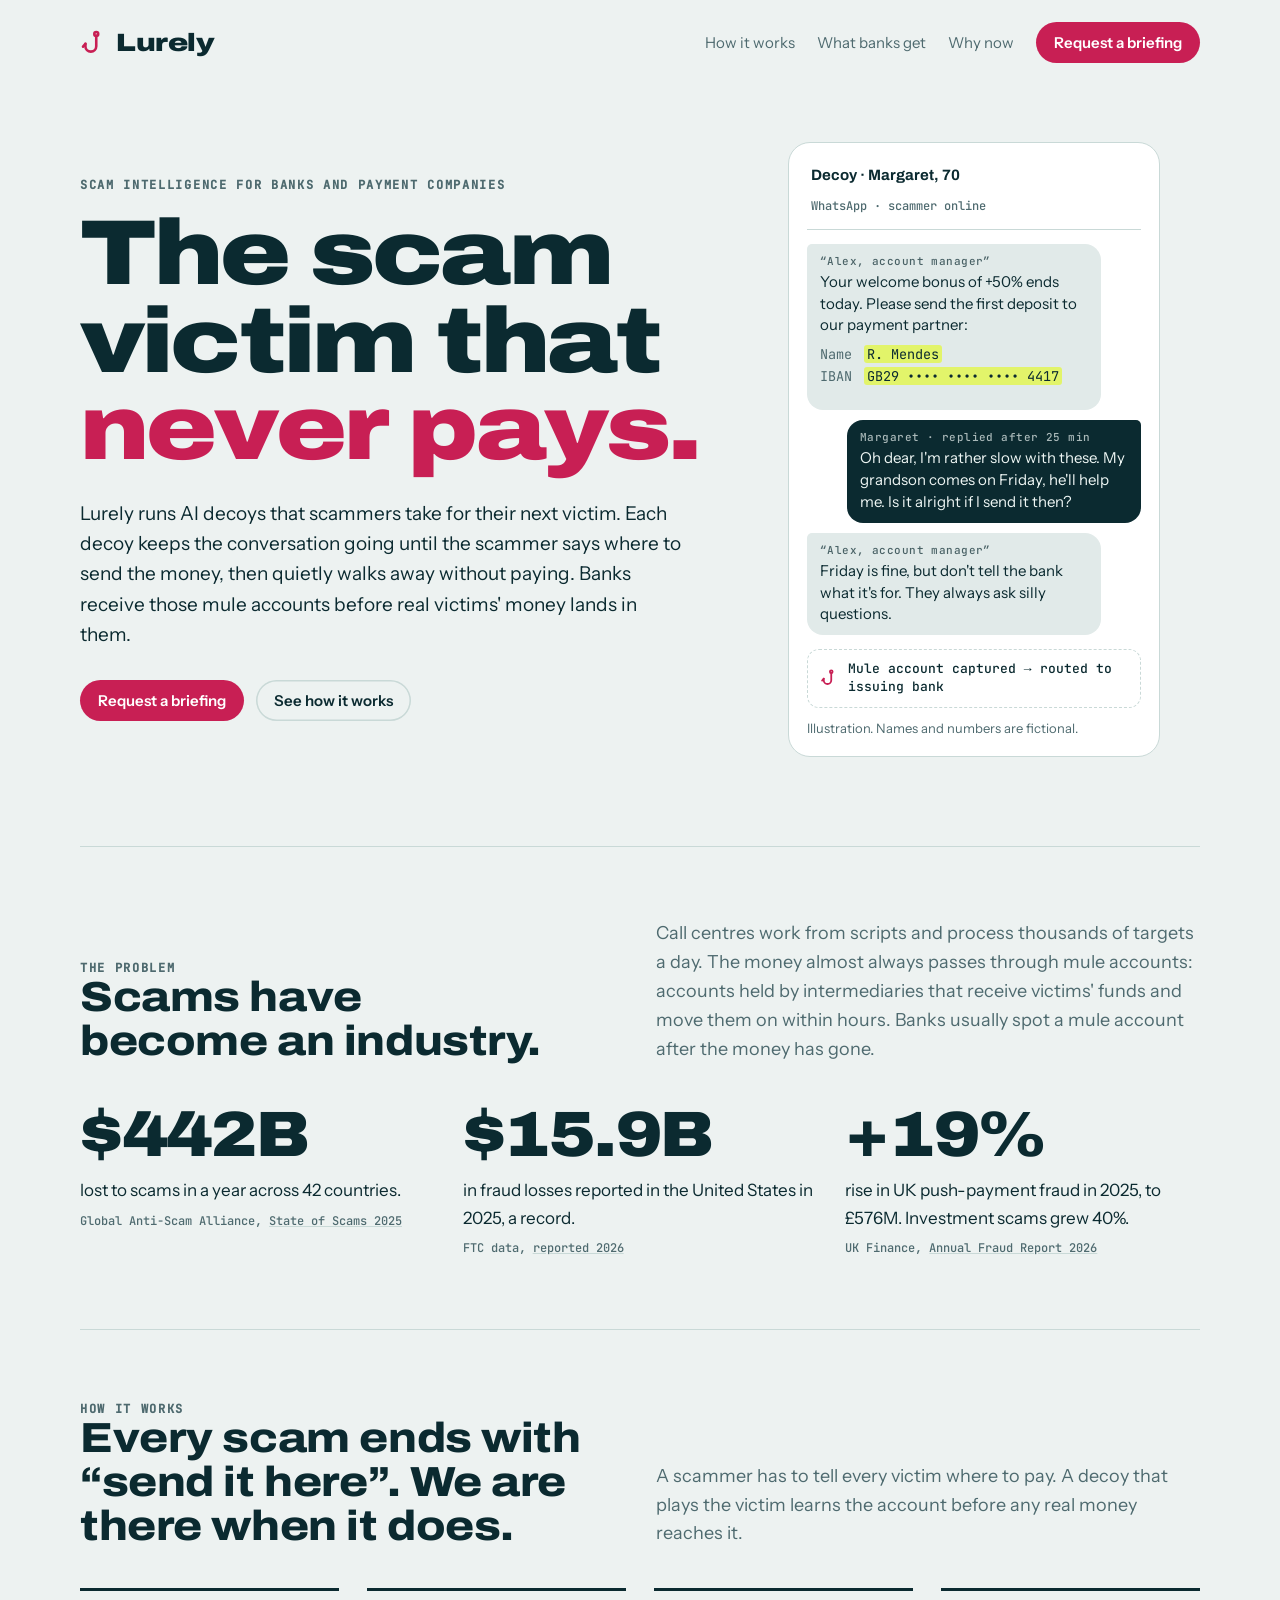
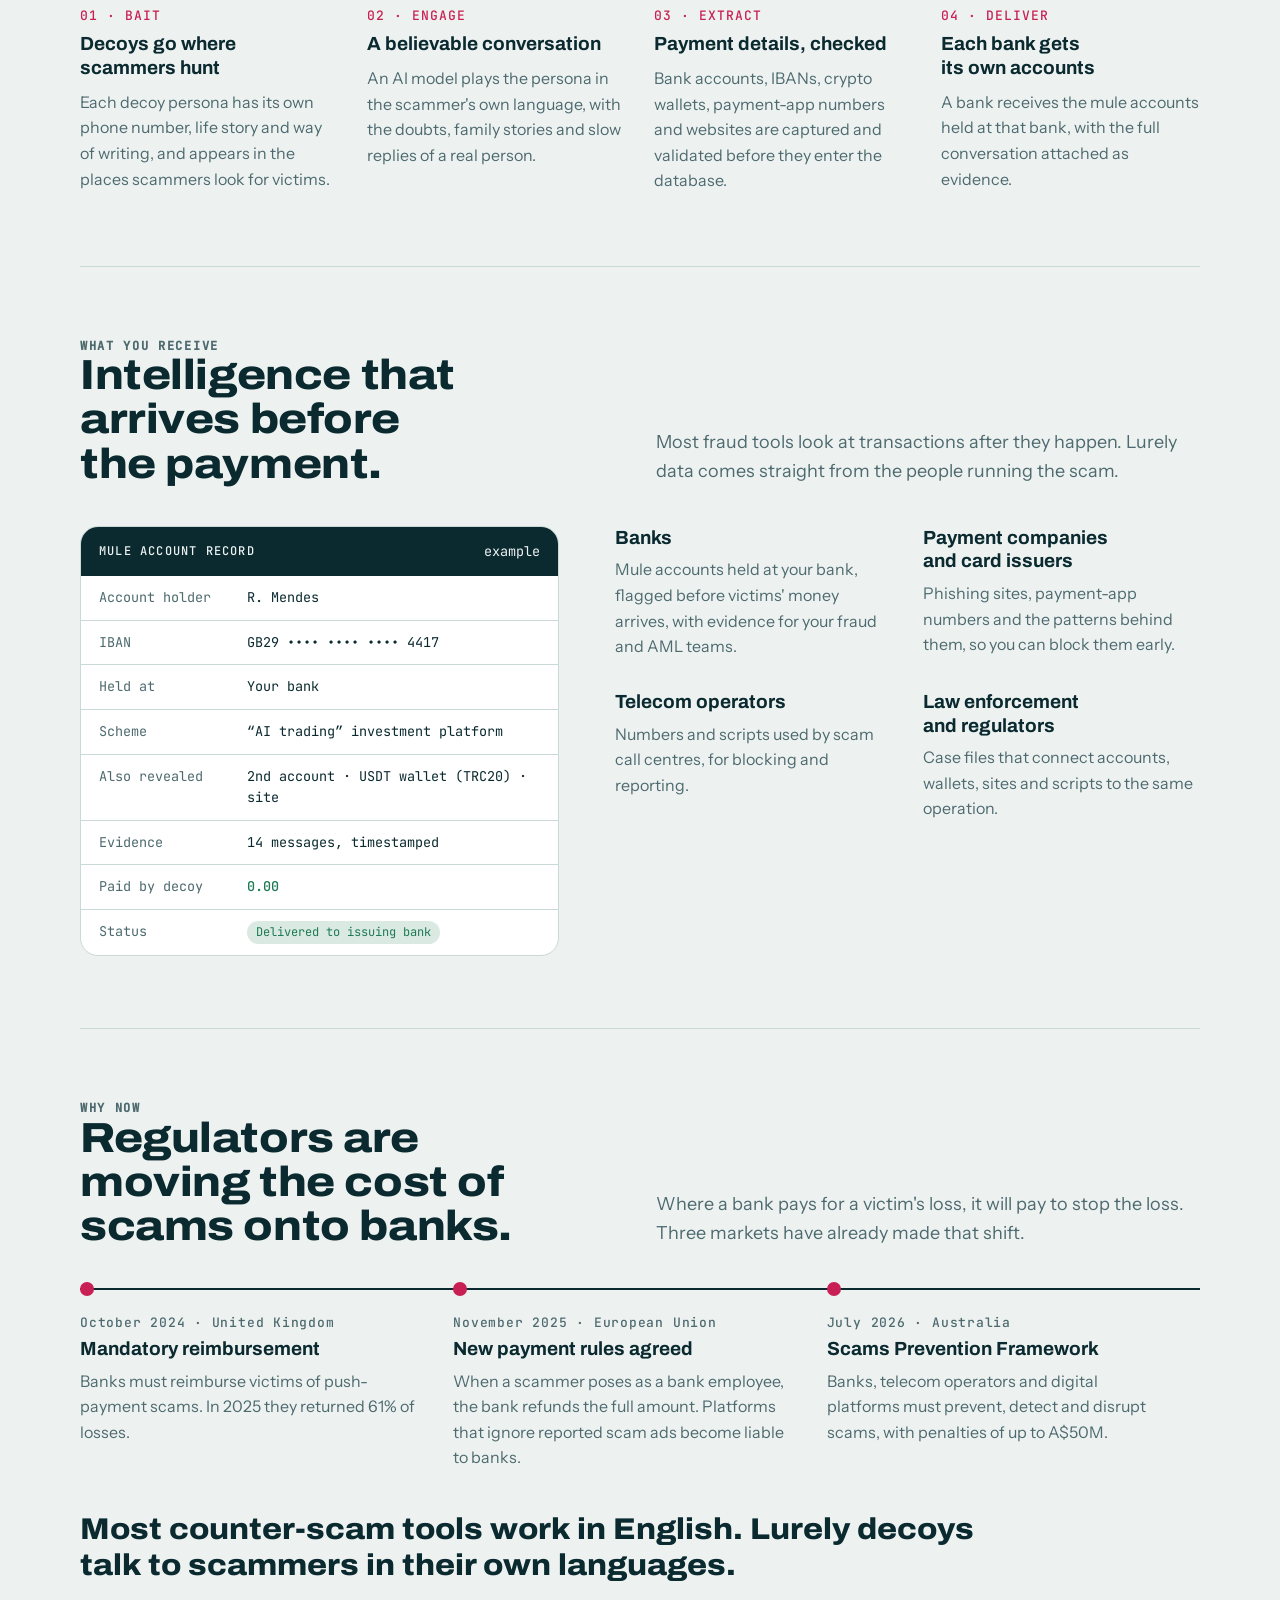
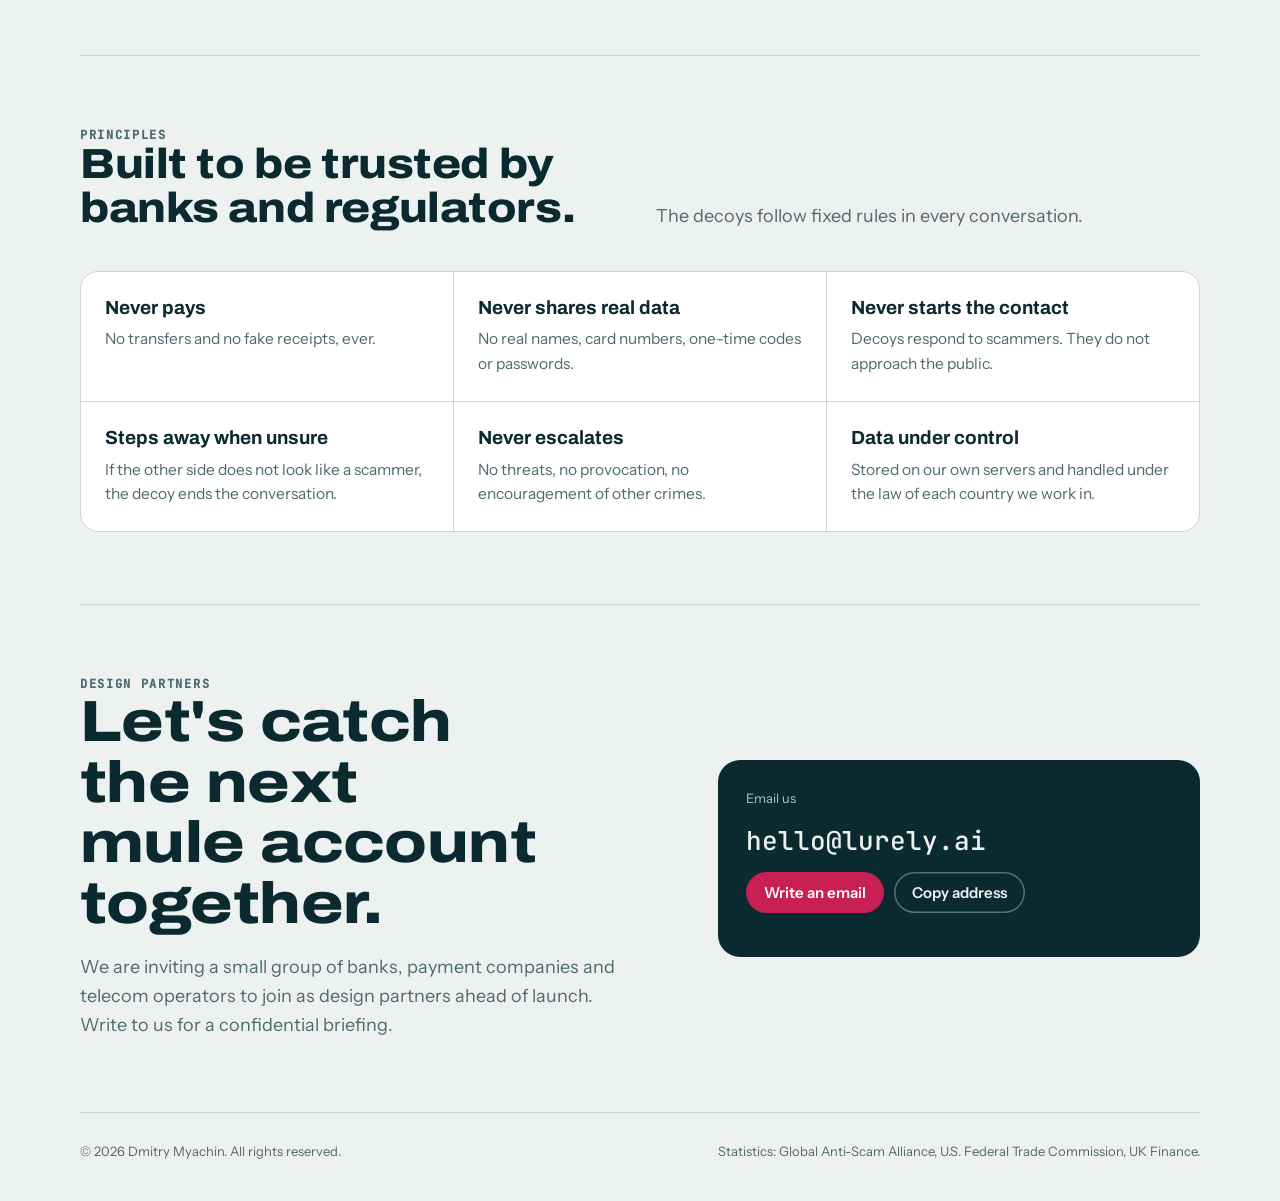
<file: index.html>
<!doctype html>
<html lang="en">
<head>
<meta charset="utf-8">
<meta name="viewport" content="width=device-width, initial-scale=1, viewport-fit=cover">
<title>Lurely — scam intelligence for banks</title>
<meta name="description" content="AI decoys engage scammers, uncover the payment infrastructure behind fraud and deliver it to banks before victims pay.">
<link rel="canonical" href="https://lurely.ai/">
<meta property="og:type" content="website">
<meta property="og:url" content="https://lurely.ai/">
<meta property="og:site_name" content="Lurely">
<meta property="og:title" content="Lurely — turning scammers into intelligence sources">
<meta property="og:description" content="AI decoys engage scammers, uncover the payment infrastructure behind fraud and deliver it to banks before victims pay.">
<meta property="og:image" content="https://lurely.ai/og-image.png">
<meta property="og:image:width" content="1200">
<meta property="og:image:height" content="630">
<meta property="og:image:alt" content="Lurely: turning scammers into intelligence sources">
<meta name="twitter:card" content="summary_large_image">
<meta name="twitter:image" content="https://lurely.ai/og-image.png">
<link rel="icon" href="/favicon.svg" type="image/svg+xml">
<link rel="icon" href="/icon-512.png" type="image/png" sizes="512x512">
<link rel="apple-touch-icon" href="/apple-touch-icon.png">
<link rel="stylesheet" href="/fonts.css">
<style>
  :root { color-scheme: light; padding-top: env(safe-area-inset-top, 0px); padding-bottom: env(safe-area-inset-bottom, 0px); }
  body { margin: 0; }
  img { max-width: 100%; }
  [hidden] { display: none !important; }
</style>
<style>
  /* Layout: asymmetric split hero (thesis left, decoy transcript right), then quiet full-width bands;
     the "mule account ticket" is the one framed object on the page. Lure pink for action,
     highlighter chartreuse only on captured payment details. */
  :root {
    --paper: #edf2f1;
    --surface: #ffffff;
    --ink: #0b2a30;
    --muted: #4e6a6f;
    --line: #c9d9d7;
    --lure: #c81f54;
    --lure-ink: #ffffff;
    --hl: #e2f46a;
    --hl-ink: #0b2a30;
    --scam: #e1eae9;
    --bait: #0b2a30;
    --bait-ink: #eef6f4;
    --ok: #1d7a54;
    --font-display: "Archivo", "Arial Narrow", system-ui, sans-serif;
    --font-body: "Instrument Sans", system-ui, -apple-system, "Segoe UI", sans-serif;
    --font-mono: "JetBrains Mono", ui-monospace, Menlo, Consolas, monospace;
    --wrap: 1120px;
  }
  @media (prefers-color-scheme: dark) {
    :root:not([data-theme="light"]) {
      --paper: #0a1c20;
      --surface: #10272c;
      --ink: #e3eeec;
      --muted: #8ea8aa;
      --line: #234046;
      --lure: #ff5d8b;
      --lure-ink: #1b0611;
      --hl: #4a5812;
      --hl-ink: #f2ffc4;
      --scam: #173238;
      --bait: #e3eeec;
      --bait-ink: #0a1c20;
      --ok: #5cc996;
      color-scheme: dark;
    }
  }
  :root[data-theme="dark"] {
    --paper: #0a1c20;
    --surface: #10272c;
    --ink: #e3eeec;
    --muted: #8ea8aa;
    --line: #234046;
    --lure: #ff5d8b;
    --lure-ink: #1b0611;
    --hl: #4a5812;
    --hl-ink: #f2ffc4;
    --scam: #173238;
    --bait: #e3eeec;
    --bait-ink: #0a1c20;
    --ok: #5cc996;
    color-scheme: dark;
  }

  * { box-sizing: border-box; }
  body {
    margin: 0;
    background: var(--paper);
    color: var(--ink);
    font: 400 17px/1.6 var(--font-body);
    padding-inline: 20px;
    -webkit-font-smoothing: antialiased;
  }
  a { color: inherit; }
  a:focus-visible, button:focus-visible { outline: 2px solid var(--lure); outline-offset: 3px; border-radius: 4px; }
  .wrap { max-width: var(--wrap); margin-inline: auto; }
  h1, h2, h3 { font-family: var(--font-display); text-wrap: balance; margin: 0; }
  h2 { font-size: clamp(28px, 4vw, 42px); font-stretch: 112%; font-weight: 800; line-height: 1.05; letter-spacing: -0.01em; }
  h3 { font-size: 19px; font-stretch: 100%; font-weight: 700; line-height: 1.25; }
  p { margin: 0; }
  .eyebrow {
    font: 600 12px/1.2 var(--font-mono);
    letter-spacing: 0.14em;
    text-transform: uppercase;
    color: var(--muted);
  }
  .muted { color: var(--muted); }
  .mono { font-family: var(--font-mono); }

  /* Шапка */
  .top { display: flex; align-items: center; justify-content: space-between; gap: 16px; padding-block: 22px; flex-wrap: wrap; }
  .logo { display: inline-flex; align-items: center; gap: 10px; text-decoration: none; }
  .logo svg { width: 26px; height: 26px; color: var(--lure); flex: none; }
  .logo span { font: 900 25px/1 var(--font-display); font-stretch: 125%; letter-spacing: -0.02em; }
  .nav { display: flex; align-items: center; gap: 22px; flex-wrap: wrap; font-size: 15px; }
  .nav a { text-decoration: none; color: var(--muted); }
  .nav a:hover { color: var(--ink); }
  .btn {
    display: inline-flex; align-items: center; gap: 8px;
    background: var(--lure); color: var(--lure-ink);
    font: 600 15px/1 var(--font-body);
    padding: 13px 18px; border-radius: 999px; border: 0;
    text-decoration: none; cursor: pointer;
  }
  .btn.ghost { background: transparent; color: var(--ink); box-shadow: inset 0 0 0 1.5px var(--line); }
  .nav .btn { color: var(--lure-ink); }
  @media (max-width: 760px) { .nav .hide-sm { display: none; } }

  /* Герой */
  .hero { display: grid; grid-template-columns: minmax(0, 1.15fr) minmax(0, 0.85fr); gap: 56px; align-items: center; padding-block: 40px 72px; }
  @media (max-width: 900px) { .hero { grid-template-columns: minmax(0, 1fr); gap: 40px; padding-block: 24px 56px; } }
  .hero h1 {
    font-size: clamp(44px, 7.4vw, 92px);
    font-weight: 900; font-stretch: 118%;
    line-height: 0.95; letter-spacing: -0.03em;
    margin-block: 18px 26px;
  }
  .hero h1 em { font-style: normal; color: var(--lure); }
  .hero .lede { font-size: 19px; max-width: 34em; }
  .hero .actions { display: flex; gap: 12px; flex-wrap: wrap; margin-top: 30px; }

  .transcript { background: var(--surface); border-radius: 22px; padding: 18px; border: 1px solid var(--line); min-width: 0; }
  .transcript header { display: flex; justify-content: space-between; align-items: baseline; gap: 12px; padding: 2px 4px 14px; border-bottom: 1px solid var(--line); flex-wrap: wrap; }
  .transcript header b { font-family: var(--font-display); font-weight: 700; font-size: 15px; }
  .transcript header span { font: 500 12px/1.3 var(--font-mono); color: var(--muted); }
  .msgs { display: flex; flex-direction: column; gap: 10px; padding-top: 14px; }
  .msg { max-width: 88%; padding: 10px 13px; border-radius: 16px; font-size: 15px; line-height: 1.45; overflow-wrap: anywhere; }
  .msg .who { display: block; font: 500 11px/1.3 var(--font-mono); letter-spacing: 0.04em; opacity: 0.7; margin-bottom: 3px; }
  .msg.s { background: var(--scam); border-top-left-radius: 5px; align-self: flex-start; }
  .msg.b { background: var(--bait); color: var(--bait-ink); border-top-right-radius: 5px; align-self: flex-end; }
  .details { margin-top: 8px; display: grid; grid-template-columns: auto 1fr; gap: 2px 12px; font: 400 13.5px/1.5 var(--font-mono); }
  .details dt { color: var(--muted); }
  .details dd { margin: 0; }
  .hl {
    background-image: linear-gradient(var(--hl), var(--hl));
    background-repeat: no-repeat;
    background-size: 100% 100%;
    color: var(--hl-ink);
    padding-inline: 3px; border-radius: 3px;
    animation: sweep 900ms ease-out 1;
  }
  @keyframes sweep { from { background-size: 0% 100%; } }
  @media (prefers-reduced-motion: reduce) { .hl { animation: none; } }
  .capture {
    display: flex; align-items: center; gap: 10px; margin-top: 14px; padding: 10px 12px;
    border-radius: 12px; border: 1.5px dashed var(--line); font: 500 13px/1.4 var(--font-mono);
  }
  .capture svg { width: 18px; height: 18px; color: var(--lure); flex: none; }
  .note { font-size: 13px; color: var(--muted); margin-top: 10px; }

  /* Ленты */
  main { display: flex; flex-direction: column; }
  .band { padding-block: 72px; border-top: 1px solid var(--line); }
  .band-head { display: grid; grid-template-columns: minmax(0, 1fr) minmax(0, 1fr); gap: 32px; align-items: end; margin-bottom: 40px; }
  @media (max-width: 820px) { .band-head { grid-template-columns: minmax(0, 1fr); gap: 14px; } }
  .band-head p { font-size: 18px; color: var(--muted); max-width: 32em; }

  /* Цифры */
  .stats { display: grid; grid-template-columns: repeat(3, minmax(0, 1fr)); gap: 28px; }
  @media (max-width: 820px) { .stats { grid-template-columns: minmax(0, 1fr); } }
  .stat .v { font: 900 clamp(44px, 6vw, 64px)/1 var(--font-display); font-stretch: 110%; letter-spacing: -0.02em; font-variant-numeric: tabular-nums; }
  .stat p { margin-top: 10px; max-width: 22em; }
  .stat .src { margin-top: 8px; font: 500 12px/1.4 var(--font-mono); color: var(--muted); }
  .stat .src a { text-decoration-color: var(--line); }

  /* Шаги */
  .steps { list-style: none; margin: 0; padding: 0; display: grid; grid-template-columns: repeat(4, minmax(0, 1fr)); gap: 28px; }
  @media (max-width: 960px) { .steps { grid-template-columns: repeat(2, minmax(0, 1fr)); } }
  @media (max-width: 560px) { .steps { grid-template-columns: minmax(0, 1fr); } }
  .step { border-top: 3px solid var(--ink); padding-top: 18px; display: flex; flex-direction: column; gap: 10px; }
  .step .n { font: 500 13px/1 var(--font-mono); color: var(--lure); letter-spacing: 0.08em; }
  .step p { color: var(--muted); font-size: 16px; }

  /* Что получает банк */
  .deliver { display: grid; grid-template-columns: minmax(0, 0.9fr) minmax(0, 1.1fr); gap: 56px; align-items: start; }
  @media (max-width: 900px) { .deliver { grid-template-columns: minmax(0, 1fr); gap: 36px; } }
  .ticket {
    background: var(--surface); border: 1px solid var(--line); border-radius: 18px; overflow: hidden;
    font-family: var(--font-mono); font-size: 13.5px; min-width: 0;
  }
  .ticket .bar { display: flex; justify-content: space-between; gap: 12px; align-items: center; padding: 14px 18px; background: var(--ink); color: var(--paper); flex-wrap: wrap; }
  .ticket .bar b { font-weight: 500; letter-spacing: 0.1em; text-transform: uppercase; font-size: 12px; }
  .ticket dl { margin: 0; display: grid; grid-template-columns: max-content minmax(0, 1fr); }
  .ticket dt, .ticket dd { margin: 0; padding: 11px 18px; border-bottom: 1px solid var(--line); }
  .ticket dt { color: var(--muted); }
  .ticket dd { overflow-wrap: anywhere; }
  .ticket dl > :nth-last-child(-n+2) { border-bottom: 0; }
  .pill { display: inline-block; padding: 2px 9px; border-radius: 999px; font-size: 12px; }
  .pill.ok { background: color-mix(in srgb, var(--ok) 16%, transparent); color: var(--ok); }
  .zero { color: var(--ok); font-weight: 500; }
  .buyers { display: grid; grid-template-columns: repeat(2, minmax(0, 1fr)); gap: 30px 32px; }
  @media (max-width: 560px) { .buyers { grid-template-columns: minmax(0, 1fr); } }
  .buyers div { display: flex; flex-direction: column; gap: 8px; }
  .buyers p { color: var(--muted); font-size: 16px; }

  /* Хронология */
  .timeline { list-style: none; margin: 0; padding: 0; display: grid; grid-template-columns: repeat(3, minmax(0, 1fr)); gap: 0; position: relative; }
  .timeline li { padding: 26px 28px 0 0; border-top: 2px solid var(--ink); position: relative; display: flex; flex-direction: column; gap: 8px; }
  .timeline li::before { content: ""; position: absolute; top: -8px; left: 0; width: 14px; height: 14px; border-radius: 50%; background: var(--lure); }
  .timeline time { font: 500 13px/1 var(--font-mono); letter-spacing: 0.06em; color: var(--muted); }
  .timeline p { color: var(--muted); font-size: 16px; }
  @media (max-width: 820px) {
    .timeline { grid-template-columns: minmax(0, 1fr); gap: 28px; }
    .timeline li { border-top: 0; border-left: 2px solid var(--ink); padding: 0 0 0 24px; }
    .timeline li::before { top: 2px; left: -8px; }
  }
  .kicker { margin-top: 40px; font: 800 clamp(22px, 3vw, 30px)/1.2 var(--font-display); font-stretch: 108%; max-width: 30em; }

  /* Принципы */
  .rules { display: grid; grid-template-columns: repeat(3, minmax(0, 1fr)); gap: 1px; background: var(--line); border: 1px solid var(--line); border-radius: 18px; overflow: hidden; }
  @media (max-width: 900px) { .rules { grid-template-columns: repeat(2, minmax(0, 1fr)); } }
  @media (max-width: 560px) { .rules { grid-template-columns: minmax(0, 1fr); } }
  .rule { padding: 24px; display: flex; flex-direction: column; gap: 8px; background: var(--surface); }
  .rule p { color: var(--muted); font-size: 15.5px; }

  /* Контакт */
  .cta { display: grid; grid-template-columns: minmax(0, 1.1fr) minmax(0, 0.9fr); gap: 48px; align-items: center; }
  @media (max-width: 900px) { .cta { grid-template-columns: minmax(0, 1fr); gap: 28px; } }
  .cta h2 { font-size: clamp(34px, 5vw, 58px); font-stretch: 118%; }
  .cta p { margin-top: 18px; font-size: 18px; color: var(--muted); max-width: 30em; }
  .mailbox { background: var(--ink); color: var(--paper); border-radius: 22px; padding: 28px; display: flex; flex-direction: column; gap: 16px; min-width: 0; }
  .mailbox .addr { font: 500 clamp(20px, 3vw, 26px)/1.2 var(--font-mono); overflow-wrap: anywhere; user-select: all; }
  .mailbox .row { display: flex; gap: 10px; flex-wrap: wrap; }
  .mailbox .btn.ghost { color: var(--paper); box-shadow: inset 0 0 0 1.5px color-mix(in srgb, var(--paper) 35%, transparent); }
  .mailbox small { font-size: 13px; opacity: 0.75; }

  footer { border-top: 1px solid var(--line); padding-block: 28px 40px; display: flex; justify-content: space-between; gap: 16px 32px; flex-wrap: wrap; font-size: 13px; color: var(--muted); }
  footer a { color: var(--muted); }
</style>
</head>
<body>
<div class="wrap">
  <header class="top">
    <a class="logo" href="#top" aria-label="Lurely home">
      <svg viewBox="0 0 24 24" fill="none" stroke="currentColor" stroke-width="2.4" stroke-linecap="round" stroke-linejoin="round" aria-hidden="true">
        <circle cx="15" cy="3.6" r="1.8"></circle>
        <path d="M15 5.4V15a5 5 0 0 1-10 0v-2.2"></path>
        <path d="M5 12.8l-2.2 2.6"></path>
      </svg>
      <span>Lurely</span>
    </a>
    <nav class="nav" aria-label="Main">
      <a class="hide-sm" href="#how">How it works</a>
      <a class="hide-sm" href="#banks">What banks get</a>
      <a class="hide-sm" href="#now">Why now</a>
      <a class="btn" href="#contact">Request a briefing</a>
    </nav>
  </header>

  <section class="hero" id="top">
    <div>
      <div class="eyebrow">Scam intelligence for banks and payment companies</div>
      <h1>The scam victim that <em>never&nbsp;pays.</em></h1>
      <p class="lede">Lurely runs AI decoys that scammers take for their next victim. Each decoy keeps the conversation going until the scammer says where to send the money, then quietly walks away without paying. Banks receive those mule accounts before real victims' money lands in them.</p>
      <div class="actions">
        <a class="btn" href="#contact">Request a briefing</a>
        <a class="btn ghost" href="#how">See how it works</a>
      </div>
    </div>

    <figure class="transcript" aria-label="Illustration of a decoy conversation">
      <header>
        <b>Decoy · Margaret, 70</b>
        <span>WhatsApp · scammer online</span>
      </header>
      <div class="msgs">
        <div class="msg s">
          <span class="who">“Alex, account manager”</span>
          Your welcome bonus of +50% ends today. Please send the first deposit to our payment partner:
          <dl class="details">
            <dt>Name</dt><dd><span class="hl">R. Mendes</span></dd>
            <dt>IBAN</dt><dd><span class="hl">GB29 •••• •••• •••• 4417</span></dd>
          </dl>
        </div>
        <div class="msg b">
          <span class="who">Margaret · replied after 25 min</span>
          Oh dear, I'm rather slow with these. My grandson comes on Friday, he'll help me. Is it alright if I send it then?
        </div>
        <div class="msg s">
          <span class="who">“Alex, account manager”</span>
          Friday is fine, but don't tell the bank what it's for. They always ask silly questions.
        </div>
      </div>
      <div class="capture">
        <svg viewBox="0 0 24 24" fill="none" stroke="currentColor" stroke-width="2.4" stroke-linecap="round" aria-hidden="true"><circle cx="15" cy="3.6" r="1.8"></circle><path d="M15 5.4V15a5 5 0 0 1-10 0v-2.2"></path><path d="M5 12.8l-2.2 2.6"></path></svg>
        Mule account captured → routed to issuing bank
      </div>
      <figcaption class="note">Illustration. Names and numbers are fictional.</figcaption>
    </figure>
  </section>
</div>

<main class="wrap">
  <section class="band" aria-labelledby="scale-h">
    <div class="band-head">
      <div>
        <div class="eyebrow">The problem</div>
        <h2 id="scale-h">Scams have become an industry.</h2>
      </div>
      <p>Call centres work from scripts and process thousands of targets a day. The money almost always passes through mule accounts: accounts held by intermediaries that receive victims' funds and move them on within hours. Banks usually spot a mule account after the money has gone.</p>
    </div>
    <div class="stats">
      <div class="stat">
        <div class="v">$442B</div>
        <p>lost to scams in a year across 42 countries.</p>
        <div class="src">Global Anti-Scam Alliance, <a href="https://www.feedzai.com/blog/gasa-global-state-of-scams-report/" target="_blank" rel="noopener">State of Scams 2025</a></div>
      </div>
      <div class="stat">
        <div class="v">$15.9B</div>
        <p>in fraud losses reported in the United States in 2025, a record.</p>
        <div class="src">FTC data, <a href="https://www.pymnts.com/cybersecurity/fraud-prevention/2026/consumer-fraud-losses-quintupled-since-2020-ftc-says" target="_blank" rel="noopener">reported 2026</a></div>
      </div>
      <div class="stat">
        <div class="v">+19%</div>
        <p>rise in UK push-payment fraud in 2025, to £576M. Investment scams grew 40%.</p>
        <div class="src">UK Finance, <a href="https://www.ukfinance.org.uk/news-and-insight/press-release/fraud-report-2026-press-release" target="_blank" rel="noopener">Annual Fraud Report 2026</a></div>
      </div>
    </div>
  </section>

  <section class="band" id="how" aria-labelledby="how-h">
    <div class="band-head">
      <div>
        <div class="eyebrow">How it works</div>
        <h2 id="how-h">Every scam ends with “send it here”. We are there when it does.</h2>
      </div>
      <p>A scammer has to tell every victim where to pay. A decoy that plays the victim learns the account before any real money reaches it.</p>
    </div>
    <ol class="steps">
      <li class="step">
        <span class="n">01 · BAIT</span>
        <h3>Decoys go where scammers hunt</h3>
        <p>Each decoy persona has its own phone number, life story and way of writing, and appears in the places scammers look for victims.</p>
      </li>
      <li class="step">
        <span class="n">02 · ENGAGE</span>
        <h3>A believable conversation</h3>
        <p>An AI model plays the persona in the scammer's own language, with the doubts, family stories and slow replies of a real person.</p>
      </li>
      <li class="step">
        <span class="n">03 · EXTRACT</span>
        <h3>Payment details, checked</h3>
        <p>Bank accounts, IBANs, crypto wallets, payment-app numbers and websites are captured and validated before they enter the database.</p>
      </li>
      <li class="step">
        <span class="n">04 · DELIVER</span>
        <h3>Each bank gets its own accounts</h3>
        <p>A bank receives the mule accounts held at that bank, with the full conversation attached as evidence.</p>
      </li>
    </ol>
  </section>

  <section class="band" id="banks" aria-labelledby="banks-h">
    <div class="band-head">
      <div>
        <div class="eyebrow">What you receive</div>
        <h2 id="banks-h">Intelligence that arrives before the payment.</h2>
      </div>
      <p>Most fraud tools look at transactions after they happen. Lurely data comes straight from the people running the scam.</p>
    </div>
    <div class="deliver">
      <div class="ticket" role="group" aria-label="Example of a mule account record">
        <div class="bar"><b>Mule account record</b><span>example</span></div>
        <dl>
          <dt>Account holder</dt><dd>R. Mendes</dd>
          <dt>IBAN</dt><dd>GB29 •••• •••• •••• 4417</dd>
          <dt>Held at</dt><dd>Your bank</dd>
          <dt>Scheme</dt><dd>“AI trading” investment platform</dd>
          <dt>Also revealed</dt><dd>2nd account · USDT wallet (TRC20) · site</dd>
          <dt>Evidence</dt><dd>14 messages, timestamped</dd>
          <dt>Paid by decoy</dt><dd class="zero">0.00</dd>
          <dt>Status</dt><dd><span class="pill ok">Delivered to issuing bank</span></dd>
        </dl>
      </div>
      <div class="buyers">
        <div>
          <h3>Banks</h3>
          <p>Mule accounts held at your bank, flagged before victims' money arrives, with evidence for your fraud and AML teams.</p>
        </div>
        <div>
          <h3>Payment companies and card issuers</h3>
          <p>Phishing sites, payment-app numbers and the patterns behind them, so you can block them early.</p>
        </div>
        <div>
          <h3>Telecom operators</h3>
          <p>Numbers and scripts used by scam call centres, for blocking and reporting.</p>
        </div>
        <div>
          <h3>Law enforcement and regulators</h3>
          <p>Case files that connect accounts, wallets, sites and scripts to the same operation.</p>
        </div>
      </div>
    </div>
  </section>

  <section class="band" id="now" aria-labelledby="now-h">
    <div class="band-head">
      <div>
        <div class="eyebrow">Why now</div>
        <h2 id="now-h">Regulators are moving the cost of scams onto banks.</h2>
      </div>
      <p>Where a bank pays for a victim's loss, it will pay to stop the loss. Three markets have already made that shift.</p>
    </div>
    <ol class="timeline">
      <li>
        <time datetime="2024-10">October 2024 · United Kingdom</time>
        <h3>Mandatory reimbursement</h3>
        <p>Banks must reimburse victims of push-payment scams. In 2025 they returned 61% of losses.</p>
      </li>
      <li>
        <time datetime="2025-11">November 2025 · European Union</time>
        <h3>New payment rules agreed</h3>
        <p>When a scammer poses as a bank employee, the bank refunds the full amount. Platforms that ignore reported scam ads become liable to banks.</p>
      </li>
      <li>
        <time datetime="2026-07">July 2026 · Australia</time>
        <h3>Scams Prevention Framework</h3>
        <p>Banks, telecom operators and digital platforms must prevent, detect and disrupt scams, with penalties of up to A$50M.</p>
      </li>
    </ol>
    <p class="kicker">Most counter-scam tools work in English. Lurely decoys talk to scammers in their own languages.</p>
  </section>

  <section class="band" aria-labelledby="rules-h">
    <div class="band-head">
      <div>
        <div class="eyebrow">Principles</div>
        <h2 id="rules-h">Built to be trusted by banks and regulators.</h2>
      </div>
      <p>The decoys follow fixed rules in every conversation.</p>
    </div>
    <div class="rules">
      <div class="rule"><h3>Never pays</h3><p>No transfers and no fake receipts, ever.</p></div>
      <div class="rule"><h3>Never shares real data</h3><p>No real names, card numbers, one-time codes or passwords.</p></div>
      <div class="rule"><h3>Never starts the contact</h3><p>Decoys respond to scammers. They do not approach the public.</p></div>
      <div class="rule"><h3>Steps away when unsure</h3><p>If the other side does not look like a scammer, the decoy ends the conversation.</p></div>
      <div class="rule"><h3>Never escalates</h3><p>No threats, no provocation, no encouragement of other crimes.</p></div>
      <div class="rule"><h3>Data under control</h3><p>Stored on our own servers and handled under the law of each country we work in.</p></div>
    </div>
  </section>

  <section class="band" id="contact" aria-labelledby="contact-h">
    <div class="cta">
      <div>
        <div class="eyebrow">Design partners</div>
        <h2 id="contact-h">Let's catch the next mule account together.</h2>
        <p>We are inviting a small group of banks, payment companies and telecom operators to join as design partners ahead of launch. Write to us for a confidential briefing.</p>
      </div>
      <div class="mailbox">
        <small>Email us</small>
        <div class="addr" id="addr">hello@lurely.ai</div>
        <div class="row">
          <a class="btn" href="mailto:hello@lurely.ai?subject=Lurely%20briefing">Write an email</a>
          <button class="btn ghost" type="button" id="copy">Copy address</button>
        </div>
        <small id="copied" aria-live="polite"></small>
      </div>
    </div>
  </section>

  <footer>
    <span>© 2026 Dmitry Myachin. All rights reserved.</span>
    <span>Statistics: Global Anti-Scam Alliance, U.S. Federal Trade Commission, UK Finance.</span>
  </footer>
</main>

<script>
  (function () {
    var btn = document.getElementById("copy");
    var addr = document.getElementById("addr");
    var out = document.getElementById("copied");
    btn.addEventListener("click", function () {
      var text = addr.textContent.trim();
      function selectIt() {
        var r = document.createRange();
        r.selectNodeContents(addr);
        var s = window.getSelection();
        s.removeAllRanges();
        s.addRange(r);
        out.textContent = "Address selected. Press Ctrl+C or ⌘C to copy.";
      }
      if (navigator.clipboard && navigator.clipboard.writeText) {
        navigator.clipboard.writeText(text).then(function () {
          out.textContent = "Address copied.";
        }, selectIt);
      } else {
        selectIt();
      }
    });
  })();
</script>
</body>
</html>
</file>
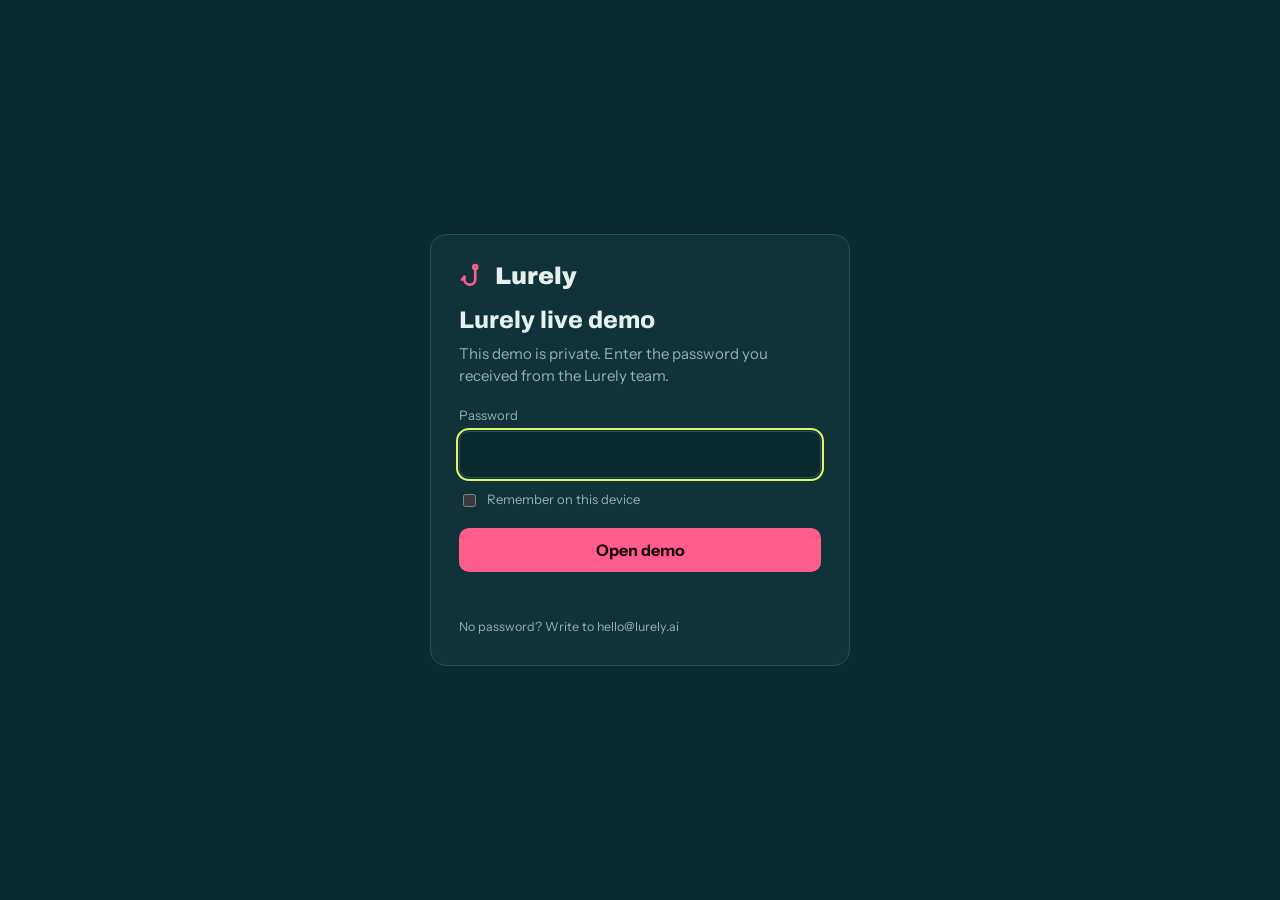
<file: demo/index.html>
<!doctype html>
<html lang="en" dir="ltr">
<head>
<meta charset="utf-8">
<meta name="viewport" content="width=device-width, initial-scale=1, viewport-fit=cover">
<meta name="robots" content="noindex, nofollow">
<title>Lurely demo</title>
<link rel="icon" href="/favicon.svg" type="image/svg+xml">
<link rel="stylesheet" href="/fonts.css">
<style>
:root { color-scheme: dark; --ink: #0b2a30; --panel: #10333a; --line: #24525a; --text: #e6f1ef; --muted: #8fb3af; --lure: #ff5d8b; --lime: #e2f46a; }
* { box-sizing: border-box; }
html, body { height: 100%; }
body { margin: 0; background: var(--ink); color: var(--text); font: 15px/1.5 'Instrument Sans', Arial, sans-serif; display: grid; place-items: center; padding-inline: 16px; }
form { width: min(420px, 100%); background: var(--panel); border: 1px solid var(--line); border-radius: 16px; padding: 28px; }
.brand { display: inline-flex; align-items: center; gap: 10px; margin-bottom: 18px; }
.brand svg { width: 26px; height: 26px; color: var(--lure); }
.brand span { font: 900 24px/1 'Archivo', sans-serif; }
h1 { font: 800 24px/1.15 'Archivo', sans-serif; margin: 0 0 8px; }
p { color: var(--muted); margin: 0 0 18px; }
label { display: block; font-size: 13px; color: var(--muted); margin-bottom: 6px; }
input[type=password] { width: 100%; font: 16px 'JetBrains Mono', monospace; padding: 12px 14px; border-radius: 10px; border: 1px solid var(--line); background: var(--ink); color: var(--text); }
input[type=password]:focus { outline: 2px solid var(--lime); outline-offset: 1px; }
.rem { display: flex; gap: 8px; align-items: center; font-size: 13px; color: var(--muted); margin: 12px 0 18px; }
button { width: 100%; font: 700 16px 'Instrument Sans', sans-serif; padding: 12px; border: 0; border-radius: 10px; background: var(--lure); color: #1a0510; cursor: pointer; }
button:focus-visible { outline: 2px solid var(--lime); outline-offset: 2px; }
.err { color: #ff8f8f; font-size: 13.5px; min-height: 20px; margin: 10px 0 0; }
.small { font-size: 12.5px; margin: 16px 0 0; }
</style>
</head>
<body>
<form id="f">
<span class="brand"><svg viewBox="0 0 24 24" fill="none" stroke="currentColor" stroke-width="2.4" stroke-linecap="round" stroke-linejoin="round" aria-hidden="true"><circle cx="15" cy="3.6" r="1.8"/><path d="M15 5.4V15a5 5 0 0 1-10 0v-2.2"/><path d="M5 12.8l-2.2 2.6"/></svg><span>Lurely</span></span>
<h1>Lurely live demo</h1>
<p>This demo is private. Enter the password you received from the Lurely team.</p>
<label for="pw">Password</label>
<input type="password" id="pw" autocomplete="current-password" required autofocus>
<label class="rem"><input type="checkbox" id="rem"> Remember on this device</label>
<button id="go" type="submit">Open demo</button>
<p class="err" id="err" role="alert"></p>
<p class="small">No password? Write to hello@lurely.ai</p>
</form>
<script>
const P = {"salt":"knfuk9orJkjcBcXANJ2w8A==","iv":"lQ7npsaSDgZx4ncm","ct":"RIS8UcKIsNhLdvvv2wSVKEl/hvoBHNXfvRMzHI4sUXQOd1JmVLUfBQb0rz4Z5Zr2yv0eiY2wgXYVPXoIZ8tdhLPVg2ly684j/ROvMBezd+Pp0mFeuKbghj2hK56RngmBTFtZIznmS4rppwv6pbqOAi6SQmQcKQ0ZpNY78/RVGzztx5VYx2wW3fanvEMnEv6689sUZ18H8ZvwTH0J1+1KRcZKyxnyU8EbLnkWgzm97sp5/Ca8HUtV/[base64]/6WKvFRDEhV/vL5OCz0joo52o3d4TPVrmoiBAplwz+CD5hrCbsjOjFaZZOl76pYCX36+Sl4PfQjsbOlT96hvYPecE0myKWqpnjqGxaTxU5ZzrOmj0DWdWUyJxeZlzJZXlikohkU+68E3Ad+yDpfKVcgxWBEZ+7BdYnktLYK60Nc3bvmdKN8mco5rJs71xqK9AHHcA/m3UXaG/x5xX1lLRKrc86dFUWZTV5Ug0JQoShn9j36491piiAW1c1Eq8IH8pW2LBOvHcKsErmlVx55Y4TAulLmZm83ixAOvc7AB0LgSFsK92cytX1DkZJ6CEat6oDvnYg6I+XWx/6edWbUIJ8N9Hk1mMAqHCxj9KCE4z6W9q5Zx+qCkB6jYsBLeIBotd3dgNjWYfa1GyDT1KL65t2ZueE7oqg0clEqg8LcKseX2742VNRnRGHztdq6AgJcL/9b5k2RCew3rWjNmFd8CFHgQt7skr5aZBGRFYolSRUJDZJzE5KY9eB+mdzbAS7FNw3ovhUfUGH4oFBnw35QJ/ZsNQIa7sk9fGt7SGi3ElAB2Bhqy7y7An3x26xSlCf+Ks6mzfH1FYM8Gz5XeRytkkj9JkYtu/7NimJdh4MbK+4JF/pbSxZfpcDy5CPUR/EQ4F1CUxWubLbDB7JEzKJekb/ig/sMCCBB3FhbT6oXxWVOTJPshjkIyhuNt2QDTGYDyvNulT7s8FoRuvHTsPo/YJY+s4ikjvJ/Lc5Ot43ZxsVsS5CtB4r68HKrscli/EChzI4dLB1stp7bvsYKbtCmIbB01MMfTGlBPVwabeleoZfao0aFoeTOXs7z4VGdNUH+iF+Z6Rk1QZI+NtTFZawwUYviqvNbC3jyy03pIRWuNQUXX6e8UxsDw5l+JG4+AwVUHGVFGUHkclPCn+lxX3otI0CotcQ8CNA1/sDgsarq23IncjxuqTcxY3PoUX6lk0eQAsj8m5B0wyZ5kU4d723pKCTioNCPOfZEju7NY8p4nOXa5Z+EFyr4OAkBIVTf56DfpRtlO1L6JDspxEMlD4I3HWyqjKhAlTv+9aAJuKSLvBm2KVz/y6iCNRdleJPUl4eYfJsxvx5b+MUZA2/mg1tynHYmNwp0+21qhYuwA997JRR0EfYC240NT+EtWB6R006OQRUK2k9xx9flCrCoNwFcpvx2bj77WCJw5OHywOYrTDxXzOXOX76oY83j4jNjWWIfEmUfNxLSFB3vHGQSzzt74ZArTt3WSYLY1w6r0eMCjry/TBEy9/v3C5EZpmYM2BnRG3oZQbeJki92SOmQHZVRzNH3rHPiWHI4TwdCeLLGns4O2OV76VzQci/rSg8zPBOus5h/wuZNtaDzwXBciu7WgSuDYxQ/kree6lqbKY5Qn7BOWpc1Mz0hEmEBlS1z6+he+QDFMPEB3RxuY5oJpTBXzO7/mTn9qzr+cHIzssk2iXRK7b9z9PKgDfkaQB25pGi2DT9WAf1OpN8ZyXOuYxFAt9w1Bir0mGgXSUl98T5rvvdTle808gGH/1dvKKLbDD0LXvwC6v6ibDrMA0oAD3H1exML0bhzkF9SGLzcMYRB/4sJ/zga8HEgPOZam+CcJFAet+xMcc1xjUtGMcth/vojL+mNoYLc1LBkdQHVdKa0PCM1HtOhmpgDwZsf2V5SMW0qAvCMBfx6Ut/yx941b1JMnkf6/7fSWr/Vb+8/PbQa60PhkuXk968OfZhk3knani2j0wiykgLZOijNXNnTYjebYE54xwceNB3Td17IF9SS3cntgujoKcSDQIRr+WWt1iDVAl9PywknA9cFTo8l8/cDyVSHlgrnOog6MQnVuL3D89P6eg7dL6kInrzeo6cEyodpKzrSygriBqvGNNKPVyJCC+lr62VSkyVuRS3O639Aj/9HLsXmYI37rlxKqi5iGA375rQWBPS0HS3r+v3p45U40etATSvMYOznChvDWRfxcdV/WNJUMb/nAO+9Gt3nYCmdVnr6MagTKREFGOXAw+Imslxk/vsVjgRS4h7lddkBTfmkbxc5Tt9riika4GaYA8Cpr5hsITPi1biMiShBAoRw7aTgJpsvFw6cWzUUUfbOZNVpi8PKbEtTpAof07kWv5kp4Qf6K7uBfAVyTEizuDUXs6KwYdSGN16kwADABCun+f7Qz/w47oyWszgLCSvLa89YhQ6A3WICc/NP2qT+j2yTVvSk/7cuHI06m1A7+VHRjZSj/3i0FqWdTPMMnLnjjEkpOmQp3g9m2BNsqsufmwOo1G0q5gq0xL1najCBr9DB8aKPP+eTGKcZV/GymvkX7QM4ufqgY4ugoqMddJVKfLHk+MpTNSJ6/mQv8QAK3W98RypPpuvCOXwZktov4BBbqhBad4Ti0CcEQTrZwLeJ47v/w8sshb5cL6WKiAhFaR3lelQ0yqKpDK/[base64]/1uqu4EVM2vlJSakMai8ypXGqAEye6i1otmFrrRqR1E0ubq9o+0F9+JY/dBVQr9VQ5UZ0MNCMcmuTCfTm1iuWse3/iRCx93sELkPfGafQyU0e9A72qAKvwSKu+Jzjv6V3joYLLENvO5SRhgzf28TQvLM/m+J6wPszJ5xubkvVZhdtZSoe+wrlV0CMWveSIzx4iP4Osn0E6n5DgTJuqxHdC4CKOsfBiNSp3teqX7HBwtq761OpYgiv1ROdoxPGOoMSRmob9mIovtj7qHZdrZG1Aiw2jXRhbtyw43AfLveF7LJ5Mct7xfMD4hKWLU8jvwNTP49/VqB9XgSYNsR/g357qOYrRD6HZjvjKfF8EpS9roAW6ltZST3QXG2ypS8bYlZukukZZfJstBHb538+foNFVSquPoud+Oz+777J77nhsYYuYu6v+3es+BbQORPfG0RnWjO5n/PoI8pffvUFOHR358/[base64]/UCqwHuHf+Pufgu+aAg1LN56ax7Tok2GVBsWEEzsWetH01mcFVXmpICRwr1SqEG8GFlxWe848mk7yGe5xtwrObUs50aGx78v0O+NtgEUGTcK4zuI8dETfo2AQfndx7lupH5OYQj1FCtagtdlc7h5ylQEwDRosFP83s+xc6Z/A7FQ3aouzZ/qKFCVukPhv7eKxxqdS/0jt8AZdoaoRF2fi6piw/+yeq47EX+w2NPRW6hwjazHkxHG8h50E9xmhrW0t1wyYIIUjB/K8Wmkxz2TnplqN+grmz0k5LLBIi7ttj9utGozcsaFSEY7gN/ssdjPLsMAJjFs4umkU3lGuodJyRMH1JLAvfVwuZPGpLOAG/wJWt6Si4++O1nM/63Jjgfu3jctaNzVWlpc/wUBRacJevWvBA49dI6gm0I9VpVJZpJ+D8zPlxe7WFOJtNhidjhZohbgmiiaomKEk1XQED/1+7OF/jKVMyjkFsLULn4lxhWJe8tQghFxtCCDfFqwBk7UBRR/io+D6w8m4Pmn9ZmSL+gZR4T/MLPHvHe+9mKLVlah0EYakBiFfNevIoBSH80PmrUvVWiau0erszen7O/cT8nmPNie8Q6Syh3HFE9ZtmzCJ8oLzTqsEGkZ1Ct4Tpj/[base64]/vbsJXVwVHKn2sjKyUlo1KkQIxDZXwqkfKBzf5MqwJDTWAMH3x3x2w6+78//L8tiG14sUzvuDVwUFS0XalORGrCT4fqhpABBVXET4Rxv8un5n4yT0NWzps8Z8L2pWKipwtPeW3qVruadmbyWPdGluLhuYai4DhpvsVEfoDnAuxQ197B5bP65lpkI3WYSIhxls/jvdrtWy1N7QQU+KCa/0SiPmztlSa9cOCB4/IbbEjL5GP5Lr3fOTEYSWS+RZLL50BgqhjRselRC287E4BZYtG+WS0Gb/pMrRK9OgwJEflupcCDVSHzjVEr7SzgRBKaf8gpogKL9zVpRc17MBptM+FRULE4TlvHsauLRatdN6YEVuFJE0BCsRArPjWccaib4Ql+IxZ8l8HHLL0PZ1aGvZzpbchxT2ivvKNU6GLsEsF2BM/AW3URr5ldgF3+ubAq5s3p+jiAnhtU6oSl685pz13I6+fxtDrbbekxMENNt4OwfxJG++AlyVSGYVzBbDnIkbhUtlOEinN50O47GKKI9rOFpqXygG/EkmWdxI98PrZRai2VprJFmpNl7YgjrCKMDd+8j1G/N9BypRznP3XAZ5iOAWDlk9PIfFWFWtdvZ11F4adFN1cYdG+TXShtfEGLwRhNhYv0gSN5gwDVFxOVndb6pKv6YOh0tYEgk1xyFUd/AVpFMZfd7KAT8GE2YUZgfls3ZpG1au1wqJQ5QkgDSnGeu63n1+h317Oxt/RRqDBbqL9/vbbUoJQD5sX83nk0A9exX6CA3tm7ZZ6dsz4k2TjjUL/aniSGJcrUsyByZy0Jjky0Ju+mAbhEJ6TpfWR9Enq6pguxfn8VLDKYyt/hBsPVDJ2eTBK4jH/4+RQL+oiyKH1XAA9/NTsMPDXI7EXLEJC/teRfWXFDVIc7SyuSIwrzWPkpFSlPkfc7h5rtKKUpi9PPlPsyMockRHvnh5Mj3870CyHzaDVrg6a615TE8vt+cTju/PT01jSn4guFxDh2H5WVkIZlhytJQKA3pCcd7qQ+iVhqRGY5MPEt2SG1h6kNE8+aQSWvrNsuPKWxoxFznlvVKNi6F5y2gkeSmanoYtGJNin7xjsvteBUpRJc51NTmEmvukhyiojujy8rIG7TJZxwN65fsQEZK8f9A3x68mAuiU9GIh/pxGvijirwzGjNizW8rUWNYZbHx07KlY1At44ymNtJ2JU2IMbZyLBEyzsCADvqoRniDT4j0Ux+D0PJhLIymVz0+DhR1XK8bQGhJtLOxfn1XLXlue2O5EeX9dHgAHT1L1Lff36coQvV4FWh293L3ZGZ8yD2fUD/fYfAAcisk6s+MIVOEktJQl7/sbdLW3NoKMeM6RmtI6/WRLwOcBuUG30Z7BShBJwH9mgxbjctiAYX7Ui0YFISlQIq4DIervqiIxjqjNPoKN64pmESL06GcSlotqrZP0fg+tkEoSfHgezswDtw2RWR2NMjIDLxAxYC884SNetb6bq8iTngLtY+5CNfNhNO3Ow6K4nh+JxNZRH9cthSCaRAW/5gEX9QtmmIPmBqgDYKa1hK352IuYNxpp9UwKcS1FF3YPce0TVaWHEQBMn3suymlkzusZM8HvCalUYeF0QckKC3/5viMM9G2FCndTGMhmo7Qj8OmzzgDVSi6AS3aVpsUc4Fg9JYL/euqjlAU6PMIPYamNefJMdvJBgDdYj9YPuEI6debRdOLvU8GCJhpfL0oHGPmgGVreAS/OZyT+GVSIrfOtx6mjKt+Hu7IX40phED88v7d/KSgCwXc+BYMmVney/GPebSr5UmlgmuB8Tuf0MwBmYjO70HR3EVCCOVEfx/fzd+EuSgMKpgAICYZso7OGpL7MNkEvmynpvMFuC5JBOE16eu22TxJbJfWe2X3AsN5zMRDSQ7SvOLacoVIzidott1MRM+97bHfu6HGpu4+/No/u7q8hhdVJgf6rfwemtmRQTiL+KMC/KIBWgxy4N+vIXkt7AXGSLl9Bt9XIFMkfTcYl+ecZ236VVr01Ok4P5fi0M+eb5udwh0WYoGFTGAxiwEWzKCPTCOAQhrZ4qGXMapT3GCzBp5+ASJYSB+k2s98hAIm08FIh8xvOt3tuUhQJCx7Bl/zJacTEp3zxGd8C+e/llwR23m7Rq7HvWzdwgh8+6f3iqlvTNFyqfOO/04/0jt9X+ULR2J4nmmkm0/+IQvm4HZa9CddtWcSMr2P/[base64]/ZOjBbi/KuJpNUe7u4xtzSK40X3dLCDECKklG8z588SA1rgJGtacFd0PLcUtdt/4fXheCgjoRincgbBkiSu9EzIfOOuKTLMzjSo3FlW/Sl0bBsVMC20iA0Ta19kjXyHQZv0Kjdm+GG6lzKTYxDwNreflBA4oVHRfGR7XduuGVowITEJKebZ5uK5wYyoNFkMQwEdeVQjwlaXJd8A67yAvFLFt/wheGiWFOfBUP9CFVuLZ7at9J8RJu0BDCKoZhcg918xvqgRCvFbUOAe79ltNUdvhXcf1OP9CpLHhVscHJRb0mPVdLOal4g3ijbZ7bM7eP4OkOnY06yDAF9bxf9zFggJ+eDZgVuETmavvK99ifPMZXVwzaBU7/3056lFzmr5B0g1aKC3hNF2q/eQ9vOVcwJeElqflhc7D4Oc3vGXRBccgZCZb5l/pIQmX0n/10ll59eA/[base64]/S0zoRRftZrxOFNsk3r/A4zOZ/yHWjOP98mQzZkL4XfUc7/72OBHbCiTXwd07z24lbYiWqnBDdDD6FVGAcKwGAaAKK70CIE5x5/MTEDyybMfYoGUconZuqlleSmq4Myx5XwC8L1/6KZUUiDWGHCHwfnFK1u7wl1pCPPAgO3aghvUwUrbzhFDRDszjFBuHwjhp/TLHqtMvxzERX+EHxjmyeQnCxEijgLA092L+3YWayBRFaUzIhU7kdIvy3mazrmvPFOwXVnNxO2cwObjeXzLCJOM6/biwilOJQJtjIm7LQXdD/QKJ6Fk4VCTfnAGGT1q40swuCYxWoYWFP2m1LVZmBKh40aF1Lbrd5W9LD+IbHTKu8d712YdJghcu+b3B9eHFWcIw3DQuPVB7/xjrHyn3IrHfuo9G6WFMyyaZqltYWZaZ/0opNOLQcMWIGPgEN/0DObKRY2prnhT2pJOd9h7uu3yMevaqmmdXqzMkHHPZ0hjKIr4E/[base64]/WZgB+rPT55qWY/7MfW7xSlBabpD9ENyVXG9L08CU4J9wtIFmF8dK8/5UwTxEZtZ1eRnwMGGspiPJPKzEuaJJcPyJHF0RT95xmxDIEAg3Kisqs8zHG91R+i3Cpki74G4VBxEHIKpqt5rpjRYDy/zOeCtRYrj3b4KoHBOhcF8Cfsp1At7QEjPXm0zRH2PV4DqJI6GzouX9SMkvK+DhmE34Gx90KG9LwYtu8nMpp5OlhUpZPV/df46NnquOSPNo0yxZUfQx1kioiXAxAyGUQtK5p6G1K1JHiSTU6faOV+BgOd0YlzIel8tcPGHHuxyy0mJapq+KNJzW0DSjBV691IMFPlhnpd13e4xToiYFy7jY0QG1GczX9B1X360YYPFK7jH5YiT5CDpV1hNlVhrM91rTCAjYZhM+lDdlw/nWFej82DnDPzB6smAo4Z3LUa7iFyPTd1RvaP9u0HPtn507wkGai89sEZjqNeZL2ZFmvpz4irJA0KQi19i5WoyWQ41XTAoO3SYv2ICg5wPmei+ono9b7qwfiBAtfF7r3JvYe/a3kXaqE9NE8FHjrNQdOMbdHFiuULxF9Qo6BpAHBC/kSa7md2x3Wk4AmH1BNyAsthwVSM/ZhB1SVqPen/h48NO4R1JqtjxB7zxdByuAMEansONLeOPyRiZkzK2QmmD0aTtEls6sI3a5e66yLtKrW6NG9ZEq/iqZfz3hPosnXMoJIIrvN0FVWfvPzX6OdAX6vsUkUryJY2/C4hi3w2BBRURSAtnmTPINa9PF9lQvu0wgBnzViAjZ7QUj9R1P+49Euo53M46+4RvGqJnD3u9B6Arw2lC3IIeNW1uDGR3peVttwZSeYQCoCNziOa1ozdVs/+IleibfqysDsNRwwiJD1m2Q9dHXcHF041jVx5VJZ/[base64]/1BuxiIIvtrplIZ4cgXXkT0jGW+AEw0+iok/ucc0VTfk91ykt+vv3G22qMlMlHkw83cNg70V+/o0OxcemvKl60jYkbc/WG1OtVK8sDna5B89DYel1FIHHPh/dHSnMteM7bC5Z/IxEGcljkUB0hKS/kn1jrKYP1jZchBT6l3V9Rq6b5NRSDSeTB5ZdhFNOZoGNrwluM6kQIGiqoByIBcbXL1vr2bD/CM5Fz9y0jn+tKbKGqd9jNUmX8xN10Y5QSDloeHh94qZVpcGtySdVTb4EfQtp04MNP8J8TDIXuQHhYEua5jlwZ9vxqJAbloGa36ZrxO+1Qe9kosG/ErJDkYjSVBkva8i5ErGXpFu6Azx9R7/iZyyxrKTCzPirlKsIawCnY4gzq1Da2Q3JQdsXn7ueBnyUXISdftPTc69chdvY48HFmlBFTU3Elhm8Lwi39SzJoEHGwqnLhbBzNgydLzQZhBgxe4jlWArk0HCS2dSA1Nb2/aD3lICYUhiXYihEpwp+AWK43RaaI+Rlvyhqd4trpiBpGjgR5hR1I5I5hstxpICb825SD148NCD8d3wC+9zDEo029ojh3b6AfQhekYcafgsMI/sFhRHThTXpGB7N+43OK+jEodC3KBVWbTaEQucRIKb4NNdeDxFXXwqnoySpGabh/EKiQyxfr4m8ctaZ7Ot+zOFIrRXYn40wg1P6H+c9uv200I/hlllfpv3aNfJbSFu6FDjF1i8abPJqxiNNwAt2/3J5f/X9mykxDi+7e6iOoRoUN7gVaf1lPtvZRM9Bge/cxK9N3htjC3/1umJVHqXsGSY+3pIn/AtVMKlQX3CpK1OJ7PGCQYJjlj4WHnSjY82jkdF2/koe/84c1C9KeqrZqevcVlLoW04E3PFW+a+JmyFIQIQpNO+l7R2gkMEGnD0T1Wo7ErCt7w8keP6PAh4PVyntE70OA/BfcrW//K3Io8uHSIfIPQwjWOQe0GR/IHs8BFqJF4X8DKRc5bh5a7YO234OG4qIPkISmCCF3WPQX9bYyrWfUf5c+eV+8iYRK6KSYbPIAmKZ/h7nluJwVYAUB5L1z64XIg5M3M5e+xc/d47xHuuKeZL+DY+XR3QtueM95MIKrDHZ2a5Qb3opdPMGOoHNsTHbFtk7ZSZPzc8lK+IlsrWKvbraGFp4jJnROOLAsQeotj2tR09Bgvi6qN2Kv53bMq4/ZtyW/XcFgng4pXgrhZ/g/FNRKDR2P5bF4to36Ebay5qvHX90nxDvm894vbi9wliCt/0lbaAXnCt6EW6bIS5Lqq0qRKbi76UEt/JCiIuGEFqy7RIz/aIxpTiVXCa9zpxkIlQRbpSPtqg0hMJHIOhHJIN3NG3QnaZF+idbO+25d+FMVcfxOOxmWQHlHEonfDFM7rlU5Iwkyg9TSlJEwV9OyI7ItWgVFiB3+HAeOF2ygA4xMLyFlqWSrKKatJM2d1duN+8ENoKWDrZeCTAKsYRo9fDIZS9xLktfhL/oBQILl3WQJdOATnyc2sQMz3hjUjhGYbVnDlxHJDkZwvFGs/GeK154vMCXp+MBzNWr5UOtfooLDTvXFeoXbSNzijmybNz9nxwKJoSUzx7EnS28AD6gfoHNBztRnw7TgVNgK+Q1UUElU49e0jtFkEboOmC+dHM566j8+w0gCgjTUMppbZ3MCfibv4IDBFhFZjLJ1ZcBHRpORkGkaK3Ec9meLNL9WB/K20nS+a46uH/oumKVuyIs0VyeKe+9foWSnSlG7hrkzSaxAqkELM5UtFhjebzIm2vajshzAfKOaM5HtsuAliFHOGjGK/2OsPY9XBxxKNGWKy58MTM3DG/77VapMN6iqCl4K3pm4AULg+K5ee5+wswQq5F1Df/zJG0Tlh6A5y13RZ0bTkbXrQNDLWIGu2IadJZxH45CT1ZYiNVlHbD9RbSLrHyajwhG1jqGFnYx9z1CklV/HWllze+mQAKS/EgzzwAnHU40hlsej3sKTraIaEHG7jz37D/dlxnWDK+lojxIGZrqRcTFBUHUNb5nawwCWc0gBt9ukriimJ3paNQGXltgYSH2VDeMYi7G4Q7w2LcDjEMhg8qqPdFEUSEaHe93PTUDe6qrvp8XeTyEkvMOu8MPJfZSiNss6dVdz247m+r59rY0hhhFv8P9YGxYAMeI6P/Tn+WvDed0Ope1MS7UUUET3xol5zlylRSwXkfun/q2dYHmEMfxHY/dlNp+2fFWtEvANA7AiUs50iQhPsrj/nObLLAiKsBCGoR/TEkM6bVWz6I8hRFYFs+1f+oeJo+XeEX8DOOYJuS+yeI9QkaANAeqtf1xEa4COCBoYyJwfbiaO4Xqn+f0rSDyQCo1Odr0Wd5C6lFzt1GDV3Tl1gVcjDVGEX8iD6kIEFBKFM0Scb/5yWYPlylsVFxyFgSH+kbm4mE0ijPevaK1Ih95xIHSRtwXyZABUzBTrQRErjjNA8BT4L7IPWcIczVFJigkEWZpQv5F9hRgX8hza/48bUTGa6QbSk4wYB8oLUB5Aw0BWzkRR+ZSlJ0pI88P9OPuFsGOmRZFVmDLZ/YKMU5r+d/[base64]/9IsEg3zyWdMeujq7/kl4DW/7THiR2KpA6Hef5dkrEGoAqRlqON9dKkEZA3IM0zGSq/7ukRm8Iu1vQqfixiwD/T09AjhGkm/gvZicOhVaB7x2o8zfVr+U/5MgBhHOhsPcEK8AFqo4w193Y3pt/y/VGd0WJ1a1w1Ztb6+usWuOUnhsgVjXqaiBPl5DodqHEJVruX/[base64]/zy1U6bHJi5LkRQxXWHmdWE9QkzHJr5eC5gRAZalXPXIWCee45XHF57+0CrZondniMV99HbGazzHLvEZghWqX/MmsE89kl1GZ67PV2L7UVaCE1BdvXDbIXYKWYp+STVJbVdZ369aUN6wVNKA6hsCbMs2OLq0q1e7yZDMIHzCRfWaGKIrrs1UtoHolLmqhZTZg+wqdRpGgPtZX26jpxf7B7av09PGaYdBBHF9sJHPt+PDoLCc/ii3un0v8YjTISkxHlpqyXURZ9MM0liH8RI+gGJnCjynRJELjsXRdWjetRkgr1+JVQbHFKwONYh7tkhIQ1yjRR+d+g/JOmxHAJaQhTjOtOdlwxj42aXdyz12QFpJDj7nUR4pHuCT96UMEDxOuq60dZ7aaUz+cT/qMLpLoA1FDUJmNSiN1AKaviX9DynGZLZKA5iHj/vPP4mZqLWG1ZamM8i4Lu4TIjZFdNIiDIqaAIqEXfVbpk4ihxGG3+/Jq0KLce4peKMunc72nXNqiuEXJD3wUWmUUQTidURtTWBfiCnkPvAW4b98EUDTO7pb0sETX4ZWPlAfMIM21EF1XNUPTHkHC7YWx79ad9rlj0HtPsdC9VZN5/k9pL0jM4wStlzkFNLlrUGxqhmFOiijBgY5/E+Ajok9jSKC9rVN9veyGES7jsOfXB9jMJIweJcwVCeP0zuq87n2Pl3s4bEbBR6yQzf1aElL/Cl7+eQU8BUnnYUwFCneaQ3AclT7a0Xfz1I4V4CmIkT9wavlvR/OqQVpWY59M/iL59DNC/FXvez/EaRkpm94MMwJ+K9XmihT2ioQVksqmuropiqfvaCotc0csv5AGYtDeh3kHBjevOZjBLO3lEAeq/9BhWrOXXE2XUeM4IZr3DTvNQSaRzMKc5fCD5V1o3Fr4PB+42qDDtfbdrVInTx/G2NmDkKmINKl1qi5Gw/ByuLzts9r0Yzm8GIu9l6p8U+dCXShPHDu1Q+bauDLKLU9chrMpCunLK7NcQPSEPAOtpRmbZbj/A3Eacq08lSa7Q8inH/AeKDlMAl1LZLdyXYLBS9tlpUvPo4rRzzNy9mCxMUC8bBfbFOLV+0hvRkeaSkPrbY90esudraS2fuHHr+bhlOu6wu6vrtqiC9LEXYyaH8y1ditFQmRo43HEmgrlnXJeQmmKUTfqsyh7hvnwP0eCmQKZpTTzUvW+V/BzG0MUptfXllbL512tY1WoNeNW+rhw1p2MaynF7GDlZxYxzZophgvcp8MC13c+eHPqOVb0XuLoGaLidgEYuaTNdWFNMfdVYLOvDajbBLn/zdhf9KYBeEFqfSjHlcnsCW83YoIqgtGS/zpiekAUPOgvesHVa2PR/QjayWri3SwWFhqjndds7J03M6tH/6Ki7o2h9pV2InivsB9QHRlhLeOM2GjhT9qgfcEuADc8pe/MBkUavtSZy8ZGNizhG0a6YTLZwDxZRmtQaXAZHmedyhUBSgIqedoqQPH9J6TEDOqeoKI0CMheJ3ECFbi16w30TlMtoqkXoH4OKW5nJBD+G5V9tdE4YrTXXqpSPnFhnA4B1QXa/2LTc05jY2oJN6KDVZ84xq1yuC7H37BRhtjgy442TL27JiWFzMvNpVUJM5NoilcmJDpfyuEcwASVmnHZhGe7cP4wq4zyEtTo/RC+p7ROKBYjZ6GnTl4KaBJo72or8dEG4n6KJlrOmWA4UTltfspHv2xa9Q5v/k31jVB56p7HEH+NB//hg/kOWEc6WbzGSWfad+wzlz3rcV0vuBqN/5S3IqmZZgRf9LNXRehna2V6h4+oYG4QlS1ZtlpTUStcrNMsER7IdfOIz71jvNPxxspXsdfD8X/Cess67fpSCIx0yxq2XCMrl7Q+01UpIP6irJPLZVezeAX0ZirI6Kenrgyj10L+8YuBBLXr9qp1VbfFlc3l+dCMZqj95P47hazZWeWtauTLbNEnu8HrQDFhnmMMPPow8vH0odRUSL0a0jLoKA6o9z2KLFiTY9cjWbulM/ne9laNBWtD7066ct7AT3W2srHS654lTP5xja+7JI6nXVpmrWkM6fxovyCBrptaKfX8qzfbDv5EYbLrAg7v7/[base64]/N27Eu2lZvzUzaJVPdkYGDtreYh2ToBNJ4VR3c2Oag38IQ/Qw+LWx9qDaLEuwpqRB4TAJAwe7sLBBsogIr+lSEThTIXI1h2eOy41v3bu8Zdq2Oqqcyarpo+Bi5VBxcqAHMUURrI25mmcA0t5Rcp49KoI16VAS3glYzi9DlJAZPkdLRiCqghaTq/Cs6bhIU2GtPaclQifItUq7qyzOhkHKV3Ay3gMYIneXVfBLpV329CqaHBpp0TYIi0DVKd2pWbd976eHRThvoY5/pXCgQynqSbC+BlNeMeiSrAkRJFwqIzHhdf4P5/N1soDOjl5FRckHn5aH2PnPpgJ0t929eBggOZmhY8xcCxtf6EPCsO//[base64]/F0ZjzS9xC+m6OvkGNvdoxDjRsByKlHnkeS4BuZw95/7FwOEEy510XjxnNYkXYpSZwWeZA1WlgIZYhxVPyy6x8vYmwtxNCXZHGJ1hBWkmjvQ1ukj4+H9Np9drkLe7ViVvVtue3B4j0gTeJ8HEEyfHmzsx1p8dn0tt78Esel6sVeabwhdKpFGT3mQ/UvpegY64V+63YDOTm5LQW/WKX17JYq4cGlYUc9q+HU1ismaYzQ7TC/Uv3CaTxTtNRUytt0yEXSKzhpo2GIyZHmwown4OYTXauKQDPUZg34aYIFDAy6Tkfs0xOCsraqiPcd7ZJdhshy3z0R7auzZGzcrhLqWaYfKvaKQczn5wxV3IziJ+fz4bFqBvoS6O9H/jScpakg3s+tEfKLCebJup0j1lCrbIUc+SocoCHVXFju6W5dRi/ZNKj8J/Yyp2LZz4+sZdf+SNcFZi93sTgXw7cD1ePwXZJDlERn7dRjoqRHPjlvz30S4QNV9OSjjQfENYtyuYk+E4hzc6G0xB7raPBczhw+91/[base64]/1ys5wim5XTxpapVqsLf7DvhS7AwXdQP7Zbql9oJwNmA6x67SlpPt6Gj/4Tzm7dVn6Ln0DKcDEn+RTk01+iU2SQ4UoLzoB3nR4pxWbKIlyGYbpoy1UXI/fZY9wC+gmKYVECyoajNjH/PhzWsxaRIw+7PNsEbYEADK1qNP0Zjp/IMY6R7aoaJQB9BHsTRWTqns0kuzFfKrpF2TTBZpG+MlaoYSzRLbk6dVTuYdjopEn1MI6a1d3cR/KSdXtyPTKUO+U+xbc42bvnCJL6jWW4x1sa5ofMnOvGtFx4Neaps3yJmMq2Je2Z0f1p6RGIl5i1/vFUT34uwCLp2c10lSio6QPbhfd6gvnKLNwEtxWTsqYyAo6YCK6iQRtz0xkTjTyvPiv/38vnbMa6FFqFJ39rS8jwlQG4Qmq3gSwFVY1wsmB3RJmpXSRt2FLkv4tSljq6isU7nLC2pyGM97rWiMoeRcOH5QcoJxBhhBIAdHtJfifgH7G/oNgCZzgwL7IOQbljB/oI7N5gvTrpR10GMV7b8JgNZOEyZmp4eezvlzVkyV+fPdYLA2wPoufiFzxyNpOOIUVCYow+E4HrR3OUz3PdnqgnPjYH2JGUzO6jAaLAiEY5Wvj/Mn1agaRlpP0UJ9N5OG9MpXSYqMf9ZgZDi4amH66RehuNsmrOsgNqVxz/Xow5Lu30gdLDsBdTW9L4uvrFjkEo7z7XWLSoJPhGahXpLzsOE4JypOc0au5aJU9G+Q+PyuWpTpnkgkEg6LE1vl6nvSWMbZRl2cxiYTC0KVc57j989rpsb2FKAtBo4QStdD1hu1A7yRuHE+vus/YvDVK5Ut9KtIvtNTwAodkU7/P2co8i+jBAPNwBKF1Mwx0B+amNScvzCzG2bsoieK2jKkrRf6twSMNtU8BPPR41RlqPFUp6M5/hecmHAEfskmblkUwnLrquqxZXPV0hDIKbTd0KmuOwNzvymHk3zCVZQkSz3pIx/kTl1Lzylr3Fi4qQ3IUzot3MalMLdOL9KVrqu/YuaDEVq3xPZmfJsCGyVnVOlhB/f9a++iMchQP5xVQ6Mrw7SsQIyufA8dv+nGDASSSwI2/Rf81+QevN1pv5VtnOUSir+dGMtohJogPrpHsiSjRhNWOzC7n7Hr7T/8U1H0BdpqxDhkSpipfIeswA7EKM64HKypPAyh+WqIJfPgJBJfV49ZpsriSOWBnoR5o9mUbUNNy1RxTU+wG2UhbvwBp4qLzX2cWyntsbPJJ/haalu5X+oEgNf+3tVY/[base64]/IQFcnaDccO5gC/IAd+AOeEx4hZSmCCdWnbLidhMf+jm6svRrci9FANKKCNMBPU7R9UfStp5UOazZ9/PhOGO/E2eHbnXRCz4mtEBgAi7IVCkAYffHk8XTnCYqkzrZTcIlYlsdOGJ8sjVfCsxlIbG6SFptutMAMCbzjx3Ks49oGp028LvoUtTV+NSArSaC1ig9HFnORqcPHUQFj3mlrUEVC6wJjeLdWivCeAlH3Gcavn+o/IUM2aLExcA/zuWtYyMPyP3QlhSNU46L/iYytET+MCWwJgyV612GMcIunIKi9LqUc53fzlaMBv0unUHWMGVtjKaTEnrND3OuSeOU19l8UjWoIs+GP8uHB6ybRCA6p3ADbMSWvhC8odSkleO+T7EAPv0HpEp/cWNXqKifUVDgcbEwxh4w4mre4NiYDtSZdRinHw1o++6YgJsjnUFOTMP903JHkGUABCBekgZpeOcETGeKMDXPWX0dTbQTb+I7XQ3S3gYDF390stRjjWb8OHm7jsFg7QEeUY5hp0Sloi72SOigUXP13BHx7yqkAHnePVLdXXP0fUK+QdQUwcNOa6667/0BTzzA1tHu10gBJsnOXYoiNyaj7rXIcp4QJ3ZBhzqZbnYH1X4SY0e37/149bv1T5vqPhxH+WzzJKCiMEN4XpC4JcDr4rUolR5mT0CSH9bIZNZ9eXZ84lENwZDqke6OG71lGk58xcGVvghU184vkhDiDTuQgxg8WlEb9/Gu8URNMx1qn/HW1c6Ner87itGOmuFShXrGJy/79K+zLsdfQYOeunsrak8Tl3+/OIk10ni9CbS6HKoWFn5yTn6697sWX/S1t2+u7P4bDm/s1n5A3Ep5vwXHCnuo5TxmDFp/pVNqjwnSt6v+u0Sdumx4LHa1OyVyeABViEreIzWFa9mLs4uDYTeieBJd729g2NqKoakxzqw0z1PnZcLKq0ft2/ptCWa6pkG3bCj0q3X0gPU2wjWJZ7sUvDodI53EjM9F0r7IJWv4zBR0mKcQ2B1yhtJ4axCKLyFfr3/D7zmVa19cNkKuqQ9r4Ne2DdrnUfYhNehklO3WlfEbMs+LGBeNwXn+iqtPBYJ5Y6oy0TqTYxs6bmdVgvxMW0I+cVRfIQTlo+60/nvFi8JjJqhIOLXRS8uZ/6g5s0qnt83dvis9hzIUZMDAnQ3oZzkrXIYKzJgkQOITkd4EydOBHeJ1/AL+2ZXUGqjT4RNa2Qr1x/dpiNxlUjD01xRLoejFil3eFkOkw4rpaogHILm5mPf4QKqy05tSTld673nuwnBxzVwgTIC1JuFWbhw0qghJJIHTlAfIYlvgFpQ0txNSkb7a7cdHDkpIFXFA/DSX3OB/fAnSzIbDTQWJ4a+R5pPX4S8/DrwxRsAOElOK9ol8ml0BsCZuAcyZxWTaGRjMcrkG189MFEl4Q3gr83OKKSAiaJMiuRIMGbrzy8DKscQLmvi3WKQCIuEoLuXl4NhQMIjdfbVhGPEpRalRzI/oYDF/r8URlZcBCNHi7NFywEAUcsee66rdx90KVuMKK9yC6FmikaTtT2hHhs9f1uZ197in7AHYEjCvMAzSIdWKwusE+wJmgqCFmSHiRAB+6VJxRtLAK33sNSjyv6ORbUwstjzxRa0Ke610uq6fJuCocmeU06BX9AmLAU1X4/Jfgj2ZvZTVQ7Ol/nILfMka9NpfcN9h6Sb/f0eGVRlsbrP0uzhg5OUqgZP1+DfRoaTNH55J9+O/yzXmEq/zmy4G3dzHgbCmsZv7vfgKyO64ji6+C6mxLAkn7K+XV3CKGlfGYWRSSxfb25bIsW7eUDmSBuK2L9HgUkWQMMPmAhYUUFw0+6TA65Y97t0rplf1LLcwcQAkyDSKbWUfJHsqJX2xXmkyroYEi09YA4+nnTJ6h3/VXlLih5WJmFGq+3IvlQwR9pQw99LzUqmxYFUwuNi++PwPKjZKjuCFhlzzUtXW2VMMCgdg94abcVs1o//HRatreV1Rz/8wiz36HKPnCEnCdeIclL+2uboEySSAI9SfTqVlNNSflBF1DJVTdEVjNhSd4pgjBwwCApQOcUAzUCCkpwaQ6N79PbosWmMZLHiMtCt3d7XDHBcYvc59RISKomuvBjm33fz9oFlvwy+WwUubpmi3H01diD+5LF/7TgQCUDFFjB1f+nq0MCUCRSzQwIdTHrP9Wl38lMj2PQfBn7qlsLAkcGfPO692HyFoelIkvptUKozP4ycQLEFfQNz5myPe25xSQq2gcUnT2huPfvjj7WTKt6Z3/QpucmFxn1PHM2X+Bz+rYe4h9NAYKyR52qN0de1CXCB0bHlTovPaUcP6V2kMS864OkFv5GPkEL1DJ1dWRa8nRH4kwkSZoBbd8wNdA4Cf6aWiRRuczn/vaTLuBp809/3rC6JNLKHJtc4JN69hVz4+RBl/SXoEoB0SlHO/zRm40xrVWrXDNUg0vhdpQHqZiCkW4EeWE/Y7WZTlweoWLfoS5BNJmdLO6xuUGgNDIbbysfoyepyLk4JV1SNUYQWY3jWNIoDT66J38extpbbrRWm74BlAxyDmJSDcodzge0YOFKcMrLIy9omij1xGQduasD0fOZFX0Uvy5O3gICKuLyUvXrgTpz+FoA4Y+8ppPDCDP0CliBDez4ajCshx+XleNfGW/O4jySY4CTRS0GthTQuWsSfMNAq5VgICeiDQ5PCk8sj1mbhzj5pBc+ytXxUig5yPZVy872iMmYgfdH5BHN5jh56wHtIU8FlolJkSTZFbmsPqWVcRAP7IHjgJ7ITHsvf0XbcbaWRWQXj+AFvIJsJmn85coUSh1TwV0K1cGsaBmdixGd9ze8WPkYOaCJLvOATyWQnYxK/jhIHsu9dzOWLpao/8WVrllAhe1aFNCf48iVHM8Y+wKbL+QOMZFUSvYowiiIIy0LFE72cKZsypVqLB/P8kVY5NipgOu3j9x3omPYsg0alFsFYP9ovSzBf4TSFzskr9/[base64]/a85xZ7arvUWdUttMFzyAskD13k9usppxXMvw6c8F2ZQifq/7rGAns9ZF8j05KVDs1qTIbhaRWbEVsBqwOEoqPEMzMeRbPLkpVj/AR/q/Gzqe124crGGo0M1OJrb8DVe0+isc1dCel9Nd3wRw6GYr4dqAfBzoI4VYp86x+HoZfnf7fZDwPk8v8GHor7FYJnRpVDyey3dKVMCaJ5TxHAer/ZrGlmxbUEViqAGvHOg78oS4wQ/q+JVJ12Y+5WEICdt7AMLSbdm4C7HeFCkr9wBhQVhtzUVIP2lUWbcLaw2lqdWLpkcic26ezubEHV/9J9JkgwOXRuB7UuMN7Ps6CZws8silDAQy4EE8M7rGDWSV82l+isp+2/wTnU5a+Y8tZkU3vGFm1c0Ajnj3uGZww3fbywgWz6zpXkiLzj7VIYrYUxAqlDY6NhAXHZwdgU12raybAjCZTRiPz2oaGvuMWtKb1jLdS06E/VBe+pdlm3Dx3KV0nIdAGMLLrL3oLqYIqFXp18/be8ZOGmFLxl2WUhgclyKKzL00V8KkJzyz8lQoeYWmTI0/eAQqpKgItxYF7k/kFrcOLcYF8l1fpswsfBCIkuiQf3tKOq2Qnz+KlZF5CAj3fsVpT9DRW+TezVAilOzAD5j1bbY9KTnVKF/MmVq+FB5TV2hGXFlcqzlBek1nKWP3+UXresnh/pzLW/ts3oq94LSAvv+7eXji9ujJdJl8EK4heb2FaTkMClnfjiHQCc5X59vhnebgQeNscuIBMx+dUGkDu4oNndixaxyLOO/bU+BiP+/HbZyU4DUFP4cS0FkIAdAVN0FWJHbGNp3PbtNSFAnbxD52oNJPv/HWhMsvHtvzJCgGDDCW6qqVV69ZEju4FCZEakkwYHSIwHS4eD8NcJgBp1hLTyxxAeX8F7IaDsOOAMG/yE0ICXer/5EHZEnrKOVCccUfJJPDskQZAOHiFuYILBKPVw/DwlSlofUrnu3J93AGK7tvHimMoVNdSarLQf7Lhsx//OGgeQ2HMk6+GYhqOy+R7WvIDy3zVdwNEvMHJx5fitnFLbQE8omYskR2h0JH/MAF/pd03F4pUhc1HkEmBjeF6O2qfI6u6ziMhZ6zcJz356DQm7var+DQambRqxehwQwPImNa5CtDfe/IziY38N26o69eiVwsY5iuADdNOT860mr7GSLuqbHgre/kR9oqRYEvGuYQS2ZXk0l1IeEI01ZJIltjjJzNVDItJ+5qpBUXXj2TvyI9AmChOcL/IAqAsnP/V8XnlvH/E3VrPN6gYN1NM15qOndTBTY+MauVSE9xijVp63WzmOCnFxZrzDYwBDQpyEYCgh/DtizOPvsuOCTOG6EHxUgb1RM/[base64]/5Y+P54gQ8Uy3/QaYKQq22hhoVti4UDhYTsykFtrMJ6G8NGWD7EF3qgdP6DJ/KVMuamWDPdtDW3JiNyppCCvXpxbatTnI9LaAlReIzBh9PCGN6Vf+3UVIXxcnVsNBYdI9YphM/iLea9nqb+CBQBQ5R/SqpiFEpF6A7WkPwOfBBW8o25A5Mw33JWeE96GYDIG0KPwZsnLCSMzvZhDMPR24YXqtq6o/3QGzd7bYqu2JDakSfHt7rUUP+qwvCdigQWg4ouxikRBrDOs5/I0pyJhBa5nI50bMZKVNCIl/crUOD6KhtXFWlYCtf0bJKyYUEY65EmZPhVyZT111lxlqNKQzPlE9rYg+NbAserI5sICITPHlZ6ZlWPmoGtXbCxWJ6H7+zUDVRvxR25qGoy/UmNcgDwuWUBtFpGBFsA/S/nEACO4wHZOxqXv/zTUrpOvRLSlw1WCn42ipIagK7yIMp7Rs7tSLV8+UFW43eM6OLLgjwmTukeiiCsvj4k95C78uvV4SEYehSG+w8Q5rtU2pwFCmcX/o7vUH6esU6/yW2tMyqW3F7Qv2wHUQJm1p4hlQ1efmVPfJ6j/1420yJgVKewNHrJi+vpb/bbaHlSzu3sfZUQVjiXjy5hzOzZTuPrnwkGsSVshx7L+nRc91cH0db7Pxt0Lap0AI/UTUy7Ey2Va8KVbcuKA/CwdnYk2SdDlUbDM3HZ0wnI4lk2g3AzS6hLqacYwLAoox7v/Lajp1RVpREoD7gP+fqnJ9f9sLtFnoHMTyRfc9GcCTGIZ+IXUgvJkIUbk/5UW3Vzlw0AAIrOeWmOEzNvjRBnji6VqhjSxuZzmOJXBYws3v/jlnD1frwMs5GmE2MWGfWjLVpUus+vmwmzh1qCq/04czgHyaiDeZnfVjUyIhQHgwTyH2pCDfOEU+X059zqKmDxWN24O1U+o9acM8pFAIzVy28JFdwGB0iWr0nmVuzn9S+5SrDkly28BQGWN2G/GnyGUimD09UZwlWM/pMYl04yzX1mczJeHLlMCez/NhYOKmpJcZsEnKc5FF3lSpgfutGAYBw00wETvhaEHMS361eE0SX6xlmDQLZt4NEjrQ1BhMBm21sDUb+6N/q7b3uG3HUNovele4sqLR275oTxbVOAvn+5Bh7DMuBlQqEaFSntlTUlm/kkWyIe3MRW/6pxtGaQhMnnVWmN1xzfEqCa0iG9Ua3hEgVXoHCtF3uLQVPqbP214JxYlFFOX3KxCeUoQMVU+akt6HZwlSRs1QZSx6yMYBflxWSwDuJbu5dWPynh5aBcjSGmjMiV1lGQfZbIvLkr/kzzZq/28nkhtYffZB+FFQNHP10Jh7p4msFP87RbPgmvbTO0islJG7DHL0UoZJJ/wAQxHYPyncgH6NuMGsVpGIX+5YIImzYGmzZKNFmCtGTezmyWZfnTsOZJ8FAs4kmC+6FVnEoHII2gW9kNz+WW0Ex4bptUrVg1ZfscGT5RAtNURdKHhg0XUG7yd1ugYmwp0WeTmS3junesbwH2woYpCeMsbMLLJhWAPl7vULe/EjRoEHPoTW3rzH9IdXXNwy8nIAo616nrsmTT5SeRBwO8ZEvilJyzUC62tvp4DPXV8/oPNPZ4jVxRUg0R8/4CIHXHNP4A6hvqcgyZNBvz0Qi2BmOfYw+ncJGFrHao5bE9sL9Mfo/Dov6I/Dr3Yp8D5GiuSec51JQIWn1CtRNWO/Rxiqtp8eAft3nYYIsQDx8M5G7dBQ0olLXelKkSBrKOrP5FDTPHT8yeKnPRu3jc4z9Ny+A1M+4AnUnv/A6y1TMycg9ao/DZJ3H/ni/8giNv48QFzvn0pwJFK+R8+QAoVqwOzPbJ5e1xYJ7Q+Oh/dDawMzXw0SJ1MNEN14oNFnjf7M2xqAZb0oGW+g8/o+BN2Sz+F+Oa5fTDcHF26oe5u9uQzyFdXthC6qdGah7Xtd0jimt7kOLcdC878fmOzp2wURacZzmwUogmGP1J0KHhzX0J3njGvfFSLPRf5PxXG5MIFRao1VjJ8mh85nOdA8xIgA9McFttoX/hdFPKJBIU/RKsmJ/x5A4cqELE/vNeB8Ozc7JIbmL4NBwfl97JDEONwP5uWrP61RurNVK21ieLTEFDHqWQ7rHumW8Gdb99m00skdZ0FF/BxqENA6h94Naa0tfI316z9ptyhKpLtbIYsEs41AytYtDwUV5deDSRTm1oqRDBAEka5r3T47nCBEZay0//T5U3iMleOEJmbNlmmT/FJKlpGgWczdmSEeKUnvSKk3itA5TbIz2dLbvWznuZkXQuMJBgwb8oCZasU9KeHMpukXba9UAba2Eu+fTbqbpvlkjspIXuwPwHNKNw0xkecKhDHq6p9yEcjQ0zGQNBJDGY4GJ3iyipvuLll7/lqpl85lAuKLm9DhixYN9xwbEaFGoueLVZKaMDvBlXIbCTusPpjWECdCHfhmCpVleeQn0Oom01+GVRlaNEjXoWZdLHlzDkMCNGespauxwpqxxfqyrlVz6mw5DDXDiLaCyJIMcYm/ljCIxPam1hNdYD5sDI3RHSTc2tC/PCI5LuepUVkDnNgNfKGL9DweqP2JEKirAcBY4cN7pbEJzRvgxW3QLqxXWqBV6HC678rYOwT/jm2L45U+IN2j0JDxN5/[base64]/fvZVdxscfyJkgqdVd/x0GvX+xXA9DgeXCQZ/BHxIjQSqmFyMDuoesrGRZOLYPfKktUHb/FyFUg2tOZwM+tJCu7k1bX9MxfCYKIb8i01RYh/V+cvCnM8v0TOtG/0iB5lOVUfOpRQDDh+LlViRkM1dKX98Iyb50zAObWoDSeU/R0bqYCcRgfie9hE3lGG3S4DFRoD+SgDej/iRCPysKpxG9EEfcSBywI05TtC9GTRtUCfqQNA0mRasKolzRBChEI3kH1EF4dw72ZxMvvNSncJooyVnpABmp2BLYy69TJxNMqisTlhgEJFWPsAxXbc0D7po24xSmmsHCq1x9kXaqtr8/O/btdh3ChbSxVEtvseQMx5Nf4ndTOjXksAwk8NPfUFC0vjAQxpJUvxFbQ0byNtJgIBfHGUTAHF/DhFyhfY9WOLly0yzThg7+A8OTXT5Q8Mux9ZvZTHe51bDJyF2aqqmLhivLxZhZ903Wz/Y6PEFnQY1jAm0078mGhdyADe9DOIWhjyIzZrqATJrq05t4Gw53bMdbk3301aMDHQlZMRsfuF2qoRKJzBz4WODwseJG7cihSsRtpH/L4gGHQLBMqso021EaKcTW1ASpGDwy2zVbgEf7Hx803A0vY1efqWyPycB7/a01wqFV0X2eGZrlTNdG4wFuju7VJSh9aQfzN+GzO/wqENoRcu5TFTnhw6QLy7DuV+6wxsrxEBdHNpgdJZf42ZCqOzZEdOm5HYmZl9b8m1bl0mobP/WbdeY8jb4lEnvMZl7q313I/ioJ6ow6Cvc1EY/[base64]/v4U1Ui6Jp7Xh4JGM7jbEneCmIYj+n3wr0xWs/IQMHOiI56mXA0iGczWjqQICTrp2y/NYym/952SogxxrzzVwsaC1KqcFzggpBGOHdRrVbeev+2BxChsdUoq6EYWvgmc804pFHZ1Nkeb9cAF0qzt0sioQ/QHTUQyVLOdk9lM28LcuMv20ufOr3o+QJ0esR6XPUGGsGaYASAovkKJ0QLao4fWGp8+UjkAK/DAtQT8Fv9neRzLqF8orMoDzp0W7/+QwDIg47OGJnjOAd8NLCXNqfI4mcBh/eOtPwpQVy4GRUMmVJRFPNcZgU25QSQpx7UbR/nWrGyPC9uFit7wN2AgKSNoRwpzo/D6BquBM4SHhY82PHv48eJlWmWmyWvZbcLMo6QRaurZZVSkQElAox7iujoSP2R/Sw9MURlJeIDkqJyF4j/vywAHS4q+QKNCw2wB6R3CZAJHMQ1phai6CfZkZdIFYE6Qzg1nMhUypnrKauLrY0L3rqUIv16w/siCCOp1Q8pCfgT0PqCBlEcta5Y80b/rlvfyzZ0oTsBIOqaLM+1XK1C/OH0WFIv8pVwB02rI48/Z0a6nBL5LJSvTIR2vKIZfAGg9rJjjfxKaBzi7HzJkXqWWHyzdfdpjBIMBHlkE8R2ac2sprHmXVzLAWF0LmNAOAxVhs2e548QhDVD1UbP+Pey5hoQNALbTzpz4ad251RX4J1MaObr8MMeJNR/[base64]/ZoMTLfL9FYYWqYu3FVJgK+ufKBbGqhpmjt7jxCuP7GUaLp0ZPe5xTBdZoS6WjvD7y0GOYbYowtCwIP+ki1yJK+OQc/RNbSSvtf0T1nUykZ6DFfrDEW3aljlS6DUxkYDVpKILGseU7J13ZzfE2F+K/rPEIPsH2sIKavvMImTeoAVMySBXee/EjtNYDKSua5Xaoep+IYTl83OHEfwCYTaCMJu+gdlDVvPSrRCOQ8YPa/VPGIW+/Wy3w1XcAPkGBw+oIW/PMJmliwim2BlWdYfBI+iWelh0g9JIMMgFdKyoOpDR6yBssrfcUmkBJKBaBy1kZQ9i5bk2G4kt8FNb0YhmeQUBINk/wz+PIUiniSAHPv1wiJyoR2U09PiOZKCJWuU5DpNszW+mExe42oZ/r9bmMdrYORFICm3dMYB5XgEQAZu4S2r/Wkzu+2DjkqNoJ6hCtPeczq4DsBuv2gfCxUe+KfKkssNLPzyZD9r75rOuu6tn2hmZXDzleBUQEMKN/JVyx8sw/DBxl4D9eUQ/iqrS3Uso6J1DW3CYTpnzYmXjO+u0E6qqM/E/IM8uR5vCh0+2BshniJjom+Px2k5jrBLJkVlDq4Hq4qlmikqvkXCNWBowASGiphB9s/brv8HCiOWB06Cwu2kPLXTmxOwAys4Mv1q8slcedujWAWD/Q0OAmlVLJ+FuFDCgI//vLHgO1S6pb4SSOXlwISuPESfb+RctrMXZk7iayK8lrT01dssUU/7wNhsvnAVn0t9VFVOPxh7LDf90uKY9IUvGYx8B+NSt0pf5vj5fPO56ShHvb52/1ujJ3b21YtN99C0nNmG7VsnQ9MIJ3DXTvuldCkajboI8FwQ5dxcr0l3//Xwbfnig8vyf6iBb9diE23P4aqHdHhLpPapsO0myPxRfLqs8LbB1HNNRlTy2hESonquPcFbpbdL64M2f09BvQHQ+Hq5pgsew7C0tLhXh7JcusSWQv7u1b+OVZz9WFyR6/KAG0kJrSDMZHMrDnelUfKcYnPbNAXngwDbOp+JXJpePOMMCiYxNfccnNT3UtvI4AWi4oSIT+cSCehbHZrh9Hl/GXOZvwM/6anJeFCwZQnlyBFn3mgHma0cWOp6LfLVyipHNAMkJyM3YJmU0sk3NDdjvgF6ZdjipkYEyzuhP2o74Np+wKrOY6xLOyDLfIiZfMedaRryyRyU2wDtnQgkTUmcy+5NncYS7gInuytNT68Sot16zs3sw/4R57eqYaVK647qJAZ3hcA+Jblck91oBraM7pxE0wp22kcRi644Q6Vqxo3XLEyLyo/zb/ZsX768e608+l2dTp09LNUULwAAd3HLxPj9zjHDJRVa604DvSZAG5d8go3fWoJd0ohs7WqOlNezNm2P111/XfjyOKxUTvvJmWqUBBNqrWzO2453T7gnjzMBN956kGkkFvsj1Lx08kg3g62Gzj/3zgIcVB2kA/LJ8nIssxejWGkqGN+mwI7VqUF5ifjJYN6E2qUs6JM4hdezgD2VAQSnsmCpzvxUQm2nTEX0YeqvIyiCKFG+QhvWdXeN8wdJ65+mER2lhwNFVCWy2tt7zz6hHTB1eV/0Sao0uPO97xYYN6SNlTJLNI0xCy0RxKY6fOjeawBA7Ob2jYRJHqigQ1eWl+cKgLHjxeXgjkrvHEH3kUdLrg+RyukofXwiK32UMAZrEmo6GgNUhrThsjEZLyLgAMuSTjJaRUDCy1d+g4DBVuU6bdARZjFfKqoBt/lfNEX7TEykV3ufeWoFeVBvW9S0AIiBcoSAFTAPru9ga3VpgGGcmr84sRSKr6x5xxptykGWRK/Pb2a2veZzOxamEsWDSn4ib4c6zzVFLFZJpRvOiqQY2ayGMyLw2ng80g2kWB9cZtUYM/ckQD7Cmsnfs58YGax7x52Wi9zQjoZ1a36Dq5cnnFl6E8U9ZQ4DEcIry/vvgtRhWnO31BQ625cYdE+X4Fs14U9ozL/Es3ypX1Ac4h5Wa2BT3kIuW86hO+OwAG3LjKZZuB/VqflppTF2IsVXC194L0VSyczilPby0vmQkYMGiZvAQZRTcd+itFI+cDViavZLBJjtdUBSYFZE9pPRK5zFy+0Q5Ca2QYlg33iZS29W9Yzh8VjVUoVkPWPtBoHvSr26ftkoMLoGeEM/[base64]/F1wAqbuEJOoXv/LvbXWOAN+XdNhLw9EZh6VC5xByxFWUNaFXTAUy71dHCE1C1TzgjbzlOkeU0ipngNmo5f+UUCPwesBusxas+Q4wmNE1DHEf8g136VG0gM8+daEvGZ4qbKb47rVzH5ecXOPqdfM74OuSz2dN6JBSXeKRELe/gozzsVCzuiuTJgN5KEXwlwUekVE3HtWFrSpsIA1jebB/9dgoihzvFNyjU+PG05mzoWhTxV4YRLJ21mRGUsI2Cc4kkLKzoPYyu7j+o/OFJArC0fNRj12IrEEsUFHBC/ouI5nJKZJgzyY3F7FUAXgWb2vLHag/S3d7ZNzWG9690KSDTG4RLtLbTTL1n+CUci1EnJtY71td1vrzjxze/3A6B3gw0elRUE+NWYdTrmZ5AqERniFrIvwKB40HkipnL0n0EjgN2lIYv+mo/RdIUhOfBKeqkbMbErhifTzn+cfGylv5oBBXpH7O50nglMxXU/ojHQ3QKAgzHn7atY3UiRAQzX/NkYIvMJGIg1l/zWRmRXOgbbBV8jjEZMiALHe5h3kY7em6xQQqRWjFxm48Mbk8LFyYpdMAIEBmRcRM/5cWM1VI5u7vfkWgcJkk4aXxaS1qi/oPioS2J0YzGa0yv3YBNk9/FRE9PMa/[base64]/nuVjQqv2WIJIoxEKFUXgPVKcWCz/qiW3kJCeS0grt1uP5ANmSCCssQXFsBZ/yZYk3aYV08rodZ9TmOd93UUZqn34y6LjhMLnJ7ecMZLNVQxfN1Ch8KCyi6zDnqsf5AdHgIOtR+DEnLz92KU76EyGDPFaFGwez0VD0rGBOJYHzigbr/2TzpQGEm6W7UYOB1GJBhU+QUPUTPw/+fWh3ABxvfcRGd8ouQFe7NVLVhZMKuycKlyd5Ry2xS/uNkZ1ZeY5x5+rQjuQ+LZ44VHr6ypujp4f/X+N3w+DTwgdOf/cZRIrkvHI+q7BkpOydrwckiiIKONmf8lNsE0ip2DbbA5/acthozJwhbs3HuHDn2g2yiO4nia3eu1APzdxUNXyW/s18MgS+8VwTiX74haNqze6ivVJslaO1gQ/d67G3b+wzxTts4lg0pYskMLSjnHg1ln3m8275IXMT4Gu5Tk/HnTsnbaluawX5kLuTOO+qEKULWjeTn+tQAn0h1et74o6aOVRBltpiIMgpGrVLmkq8R+N2It8lK9aXCW055W42JfHzcKWJQzqSMuLHIenJ5necvoN4UdtzKn3re2/P/5/nJ2GUWuzNpJLa9gaQmqvO+oFPFkMRSq1s7jajcjC37Nv6ZcaC5LP9RX7olfKEzt1lbaONbbdHv7l38AlChXHuuey4eEpPGyIbPYkO3oQCCLvDy2+FKELEWjN5xL/flMSlOcL0+9Q7KFJakzDMBjaxELreUAm4kQTqXnMlKm1HZ1pZur/[base64]/[base64]/[base64]/MCta6HyRTJsPBYVf7fX5qrElntXrtdHy8+cqCZqRjdOMHEWZCrfF8MOFIIjHLXYVFwgIaFm2EhQKx9eI8rRnJk+I4nAREnj6FkCGSlRZih8GJGeRMV9fxNcb79a6gMXa7EELJKOMU+7+AFNogOIWOoFWk+hAzIdjVUsLUmkLSNFmS099WBx2d7eUYfvSn/Ic4KjTDCS/14R+yyBZ5HhH6HunT/kThd3QSuLdjHJLULcQN/[base64]/jSwA60h3Zky2D9bTqXvJwLrf0oNKmnv42njISJcvlVfTheO94IhgPL13VX66TZPsSCyaKE43tH1C0cfWJ7jc6Da5VLYRQazKi5h65WMcOA9FkjaYnkoUi2y/6yQCUJVnC0uXbFky97fJ44HZ6NWBakJwhvdfrjKlAhEpKWTucB5zCgI4BQ/4J/9nznGRQsuu6u63PWhhTMZ0sMS8tGda3BSSSCfMBrWDl7f4U5SNWVyaac15YIVuqbwePj9dTRS/tliM9fm05Llfs6o5/5B9wzS1Wb8YQ2Z06YCiMpCxVqvj2jU4PBNx32rfCaMW+yhgsBHW75R4mCeQ6arv87fSivnk3rB/3y43SHkhqRVVGnPpAUB1rY8i0aHmxu9W2Q9Pp1YZa0OyDpNZMymepnHXb9X0xWOYMVXU9Z7uw9rPFgrvuf9ePCqQJ17LNLDM2EAquM76WR5a7kPEQPhMPkziY5fsU7vB7xxShGjzwqHcK9RdQF0a0pqXcV9+st9I//+MSXogYjLnS6vFkYO1csv78b5L+GqMDwVYKDOl+E6U4RlHVmVnjD92auuXxWgjmMcZBXdBxCD5A7Tf4vh1xAawLuoyDGFhd8ZGPsQ78ffZGqXTU6ZOxKScAeb01dfpBVgQf3zG/NXCYuxkQ9A6W38E5lv16ofJNmQYW3MbvwUW6jxcBlzTr32rHxvvNA7QJE/sKFL9AZt7XXV7NaK2vcxA+cy5FM+pYzWBFafeUgt2ek1bdYGQN6/a+veeGSwjeVNPzdZFkU+Fx/4xV2+6RYhKELphqkuRPpyRyNWiQlcpXL/Z4myEWn7v7QuhKrHfPka18nmYICJlApDVs15onCwDShgXzjPNahRfjAxTFAFLbsdQMqFFaYPO07cHWIbN8wAqppnkkb+jim9eMY7vNjR8FgaVme3NBWEAtiIilNBT7Jgd/Y6WdEWiRP01jy9Ux0T5jAHDma+MvDXRZBo/0KKT0XoaVjSAYtKMB3oHtppsd+MY9vGSyi8lNxMH00leVZg8It0MuowDfxwqIQ5f340Y+gQ/v36ibXq3zIeUm/Ozw37s/BdKbKUP4iyhhUocZXN9cFhaca85U8QeYBLYfiSZD5o1heCIn2xZLa/hRetaKV2G5lgJoG60edN3qHUI71SrnZHiFSFrFKJRtnrA3z/78Qz0uQTNZ2CKoGQc2ec5mpXPanJtY7NIaFIF6vKD2IdPGFYBtCM88pFRS8bclAJ7n1y/Ps9mZoiGhfyYEbqAx3E01aqFPQtA7WAT8xmCaRy3g2EmBRKZELuHCZTXFkFXZ5PIFuOyHlVQR8sV4XR/rjhzEnMNI2BXmhGWb616C/mqpaPfLrFt8QmUP8JNV+R/8Z+QQB2YPhQyAtH08PLnz2nvp1wAhiuACLeJDQb9E5uY2MXBDYKo9fzNS65MhHpRckWZdg0YFoavE9cyLU7I19a2TinvibehwBgVRDGpHyYy1r4pxq/FI39XdistMDlSScCSjR/zrPJnHzegpqwLa3qi0uAki0qzC0V4wKDxq0BzB/Azvfy+sgxQ/ZvABImZsLeRZvBFldZsgxOjxwbXxN14X4slbobCgAEomOJYhFLM9ix1PL9kcHB4SLQwd/B9wRS9qgC/ROtb2gat9wYmRQA05YEq8IUVnp24vJqGKgZD1LB0FKg2MaVcCpr79OURHOZBpJwiOAdCw1lNqCERonJa//ldFxomdPF//bdg2Hj3cZEMfmwsPA1WHjsq43k6LIKKHsuswcvCgvHYq/IBt8bkZdFZX0/fcqBCqYThWcUy1TGZDDtbdhNGxSuh1UWNrWtpPGKvjpd3/0DdA5UDqwkIotoWa2EzQlan0Fjbj2uXLLcWPWTRFXrYiGTYAppezitG/XGNItz+P4zzND7UJUcJZh+xSK5O4AO+lVjWOioCbYPF3eycgHbyE14Lkijy0ivxi+QigFRAEtdtrOY/jER2OyNRWPkYfNWR4NjrDzIHYCWehVpXaDQfYPi7aZyS2BDnnyOzSYhDG1YQiDiVTmqNHOw8ug+mK8b1pDIBjYSKsuCGax6IqYjlhUUtuqu1QZS4BS70oKTIhAueIcqzOaDS9ck+3+KFPqK4uT8ReTOxltTkoHa7X6WaKmVfuCdrIex/arSVvZaBF258vDHqvCf+Kh6p4sHmsqa4h6PAESl0HL6yIzHUPHUudPLEl8WtHHcdf6dgC2OpxOQL6XBTtIw3dm3UVBwFLOCqqqL2aHB8SXvBSejw8LV65fq/TILlPm1MUQFFsSVfRJSGaneZxqCXF6vBgNOdL/UGI13rFwiy+VdT9Ox9CS3sm9zzPsYmNOTzOLIsR6t3hx2igC2wJ8xtL/P+PQ+M0hDcnWlsDzeUxtxD4WLMUZHLNgY2fHwXTreTnMs0LK0hOUux+CakdsKjvBn7VtaCQoQiu/ZialNEjvo/UGR+zk04kc/kRlZOBQd/tWoD81v6rC3onyVv8kBxSft4hT+xRKzW9LCLkefSJIq+mpWALaRFa8I8ZGZGG9ysBBGcBXW+6IfB0TZAihdxQokVk9wgP4+C2xs+KHWsBboIONWMMgTL7cBBdHBQP9gIbIiuu1hvagGn4uM2G2N0LgaLBlbJYYaWzSLUpckzHmRJ/EVXRf8at+E+h88LqYJ7J4F/CUsXVHy0+6q4/6HmDd/4CNA4x0MghU1ZQFxjV3UeF3zHCCIr1jYlji44Ot++dWatYeYU+c6mALPaUghZquVloHeVikqmyoxA/ECRlyiNeV09UBxzUS5Nf1uiBEXib8y54cVR5s8vGc5G0Sgv008iGOHmGOnHEIoS6YMSfLYH2udgi9PaGiRtqIRAljwNieEkguKXwb2LfDrvpB/6o2N7+OVTD+2rC7YNLoNrY7RsDfUygwDYQ6epFHjNHIlcpJsJafnwgl9tOeKyZxEzdq5UVpFzDvSc5qS4r7kq8Yc5Ct1YaMoi2xEJYk7P8JfHjmf29hkadCu4mBTnPyzeGQ2hQJb00ewE//0bfhvgN3IUehyE5tF71v+YzCO+4rGjgyXWHEPKuaQfpXO/O3s3jaKxacny0RponiTuia7OS129u9NDqKIwC4u1oXnbFHJaG8UEw6QnP2iKe0wmmerADH74hO7znltSh+4b26gdowglHra/43vqV6xZU0WZuK6FLO+PmFr+sW/8pYKRZiz03xKGnwpKQz71805eejjpmSYWl6GPW8gorwi57ytsuXhd9DPxq0y5V4TDise1/lx+RV/me11+Uz9vuEquIA/aYnwSBnYAgpLP5Vo5iI37+Qr5oiQLTBimW6aqHd4i3POIo2eIKAIsz4eaEB7B/PyqCmChwzStrml5bgZQAu/MK3Lz/Mlj46GuMBxSW28qQllkfaOgR5FneKY9P6WdUSAMxnb4U9Rjcj/xiUqOWh2wPf69W9ukWXkh0eWEO7ANA2xMaX12Pv3yPrF+qPH1nTfxDR47ieygVk3kpucOIG8kPthLA2mMW70Z9Oq7L3NUKB/3vE+V0VQAlqzBmn24yGTYij2Qmf50gXg0vrxt/aytODdZcLzUdqQZD9W9S+Y1qCSBEL7KXN1dzNMEsdJAYM6yNXkPzggZrHMoZE9RFn7Q4JJHQuzAHCtW9+s7h80DvA5MnnCnNJcSlNHLd/yED7+sg++GJ3GmgC/oziAg5MpNsHEOncX0bEMoPzauSInwZsv44/N/YnjEa7eJ/JbyWta8b15WHWz3VSovTRoSKH3GV1OukNnfbJdtZUw+g90aj/ondtZ7r16fRMaZZwDZqXdCQOLpoDVh8U8CKOhba5BMPayv/1kdLvpM/ncheo6nEprAWdlXp4BlGR50n09ovu5Nj7BKNJsvXz0fHxEbr2dzikhavejIPae+zPBHFj4aLvs6tfX/24GuSxFtjA/TUGwBN2v1Fd8vopjiWVzbP0f2dwkndMjFUkA1niiA70xOtnW2TjrZSLM6ZG3wSajvkpz78JGdsfKYMoeJhY4su/Ym1Au48cpB/fHTypepEsumNBToAEq1Q2G/V3Smin8W25H+M1G/KBsIUIfC8wW8NYc5VntqyokRioTeGqxFWgnyuU5FFn5roAIvPPORcRcjo8vA7CI9kSmwv2yvKqSiLUZ4rwu7NvmoRDt4oAjzbyp6x++HxjMjZEmZRhJPFa15V7m7ZHhszvsN3Uv6voPss+0K2Jpv5a358lWCg0XFCloDNWoENRI80v/hAyPy0YGeEsIT7xt6YAkYmzkf42gcbHp/hiSbYxafGsFPiUH9+KXf89tSQbctIgEoq3X3XQ6x6jkimZpK9okm/h9t/x9CjoFIh4DeECSpsveDCIumjKnQYFmdNPGuGWBz1HC8UwMNmNeV+xF+8W/F8M7LtgaCAG2K25YH63v5k7DPod7Q3DJRZniJGH2EPspCWNopJoZJOnvTyb0jQ10YOqOKHIjH/IVpPHXTBGhLsxHwHa/hEXe2DQtU1XeUkAeAybEGQL+XM4PkKXaoHyRYjDBJxFVsN5T7lrLgzdLH8T72DxzsEIode4xp0hgOrfQzM/tSGL84EMkB2wannUeft44HTI6lhqWJ7X84QYTg00ZqwO4FCC3SLbO7RjSCrhIXr/gi1c4iuY/G39Bs+BGaMiSl0/yUpaPEQUTZcfaUrhZas4WW1ILMGdQdnV8SkKDL8Yk04dpvEebloBqDi9RZLBdQPJwruZbjxgzmIG3Nbhen4KV6cfSuLYn1uA6EcpNx2+vvDdPCx2HclPAnTEegMrJ7l7JkGjCOJu4wnTVvSWtKCazocUrAdtcxSVYfsWn7oj9yjw3sp/0sbuLY48EskmpFWm3LPgmrFHlrdr0aQbAPaVFV6x2gj5IMsQGBcOnDjbty7vPDsTUjWyXVuFIDmOXomSX+n/8rvmaWH/cfG2UoeIfEbHhrGG4d8aqU9GNopspdsjccl0zJEP9689MZ5DMy2OCjKorRZbMz4Y82dmKS0Q4xZCwFYXkjC1rzaTzOJKHaknMQMJ5AlqOYkB+Bw28FPQq6g4tGO9AL+itjERb3xJnK47MJlI6v2aAXzZL0T5+/AQVO53FPeTvQ4iG4XJDjhuG+82Stw+o6QvXfKswrM7f4Hj3xj14UjS1ykiaQ9Wc9j+g5XZoOGMlEYZDR3y6Ajj+qZME0yXIpuJnZXyF/BuhvxxZj0wDy4xnIinDfpowOK3IY5YSuc046hbkFBQJqzMaHQYqbLKaO7vs90e5+pSMUVxEZOgeByN92qZT49zD+kR1ECuL9S+G7bckCR46HvWyX/dk95JGCOYBjvBgcwHiOD7jhcW+0Fsr3zqKYtr+FwCzfgHIIODzv0jcKPkQvtBqbNVcjAvdnGV1RG3WxyEBq5R1buNHoi7vxkt2Iw+nfQoAM2OV9p34EjsqDE1w0szTzEOuzRWj8hfVU5v/zHcIbqBIU7WhEvnu6BLeJorYdkm7ibFPB3602bKzRkbH5rQSOCJNZAEpSHigBKIxig/jDsGDNfVNqg2ORx+tJDjkSui3bZbeLWpgFRDe7BguusW0LzbmeWs+kGiuLUKIIJ2/[base64]/8JlrZ0IQGuWI21GUy/MDYhj4hvMsFGVbCUpVVi9BvRQzZEj7Z9MDHkXC+4zVI/nRb6Rg8MtF7OWeVTaXqXoSPvmYqDs0pxhOylxlKZnYvdeYIVU13caN3X3WK2StwC1Nk/hhraVFxT3NXdAoIywREP85YESRvoWBUMoRVAXYTKwwYku5R7R6hMs2LPe22y5FM3P1hISiqg7oylFpA9xf9wCg/uPNY4VSI+RmuXy/Hw9rtNfJAUVQIjRothbo76ZyTQfvnwmPrKxNyuuCfB/KrzWSw6mUgJi8OnRQ34x+9evapHLrsWvUq7oEOAsaGm2dHBL5KY1XPEhI15ZJaxIe/Ebfxj1/F5CTUrMXJ9uc6D0zDMyvgCkjmH2C25BUzFpPgdmlnnSkL8/RnxLjRALYZIlhWnh8Bnsj38JHvSk0V5N13XlsvSmXWwY0qP6kV1Y47OXEk2cR6VmyZKD6MytGVv/3cP0F0dw0AX2Nf6WfiJLet2sK1b2cE+/IC1Pwuz1Jx4aMrlhVz8i1L6grP0Vua+Mw47SrZ8W44KTAi+Sb3ZFfi+zcTk932sfub7kZCmsq9LT7X5+E0RbrekSWJkVXmli71c4v+UJQomMGAWcfh2UViTBmDlujwWnenDuqg+ZLBn2MuTF9WPHxk3HXnAj9obzajbOoCk10mRmRmEIEE7DFyxctqjgMyUowKM0/[base64]/ZxBysaSjCkQQLoxka3YsDBive6NUMDSQLPQO6EtKnUAg1jK6KWTLECYR6DjRuleMB/3ezH+wm7x7542fs0RpKqs9CGpISBvBGmXnkvDzhGz+oRUVckzbVM7x7RMMqANdZU4VULkf0H0ivj/bsk875969ndL49xgsHPki2iyvdIqI8kz4PuLyRzBaVCj/qgdkMYRFfB4/Q4dsyiuR5weRi6zCUwjSCdl3FfWIsx7UAn7xMulQb3AMg6oZm8EOB+Iv3W7kvIFXNPvxjrlScWY/5gN045gdTuyba7in3W5HXO5dngU4OtBwo4vh84UdtPjmEvJgTzQYzZPAxFwpR63Fgle2kYExLXtWaWxr0SB99h/fe6RcqM+e6gAlRmEn6/mauNh3fTT0KUwFpXYPdUP5SDMHveQPQrxiuPKphC40AIX6sfRr8wh2hcNgUHv+ogwGBL8fvirRaI6oL6Ed/1YSiv0WrIKnxfe+G39Sf7zaUsUeIPGp4BzQYpCFDOY6KIQjdZSg0WcE0gtnC0X7z6emKOQtRdFgVFgFY+uydpmhHNndJ2mL06MKvlllxoW/uDJ/XmCjNB67bO3e+9rgETcO3DkCjLuajs8xaSAiQZL3rbi88lWh2asAEDc40nEszLGAKcKMbKzoJQKvMMTfSpqG1h64DKhzV31v6flkoDlomz8tqIsk1/[base64]/InEa5DVb/mpH3f55dret8ui/cXmi4hODfW2LQECwCZsuqwHDozfz0TotYk9YuOZ8LGtQkLRYHBcnzR+zBV53gmyoPF/CjhUw/2u8uwXhM6S+i9ZyZs/kEE+O7633qkdOVlUfePUwTRm/LwHd4qwVLiKnapti3VaR9cimT0IIWqblu6GWpuuwX+CFXnbMPjcsR8PnnNn+io7AlhXV5tl5KtMdi/h6RujwZNUEuJ1h3obISjcFVTQ2lnpDzkKBBQ4/[base64]/[base64]/gfIRMdZR35GZtFQ4PyuMUR9wI9/[base64]/uha7iqlyHKSWWC2FAmhm0Hhvscm/aKtis7fq6Lsfk/tJVcr8RiRwWB1T+fH1SARPKPTxg+qVpargvY0zZfa05J292YWGT0bJAi75bBd3KBYw5ntAD9wwCnMOvTgh5kd9rFoR8wPcMYFTUil7kwAhv81gru6RzqO1djLbj3v+NjzNbU+WqUo42iGk+xP3vKkeHmnZCpU6+jdGiN7/ljwGmGFiFCJu0XaR2MnblKcsB+68QlJ5OwIkL2gOkoL3z8Q3oVAHHDap0XaMlIYEJgCF/sg0XbHT8b/IXjpiD/hvGUfRCrcYoHSw5uUPwEF+Ppmm0sZg0WyR5YrGgN2JFetk9JmLQlvWVHN4WLDx6SU5msDks07bOTPxh2uxfC5q/O//Ahx2iEk/Ms5jWxmCFUlsn5C9lzqIPN2Qm5wd//SKExcwkvtfH71TtNjLxr1oMItvTc8UL7RwVSmbkvF64eXQwv/DNXUB5GJYhoH0f1V/[base64]/rxUhd4YnCIDsYzz6EQ0wRmair0QRWmAyCtnK46uOl6PYKJiMXCayoF90hIR6dszKMsUcGJbsHFCnsZwlWiqwL/[base64]/UrpPPnU06yr/PgYyf3E58WM8vbKe52z6l35fWunW/9EgKoK0110nIcP3w2vAILdfo7pag/h6L4ppAIsPFQwjKLOwJQl3jrtsSTAhqyiJXDJJ0II0Zk3k9fPOmG7jNZ0+5iVnrgEV9xi8BqW7cRRHocpHyOuby3cOC4Vz1zofWkQmRqhXHWiJ/os7ftz4wSD0lPgOV7mTyuYCagp0Ucp1FiIaHGXZIaaz5xY65YdF5W/aWl3FOKvg/[base64]/JWClqKGChFIRzhlkHUewfVjrtK7otV5AKL+OVtFAyMnNfgNCjxCTrfjYFrrdZFC31vJRY9RL+1tv9H9jOTP1Ivw1OyeVTd//kvWVYgSCiShDvtdsb//L8mQv/S4cpAiypNja/[base64]/uay0X8N/0YncccVgU3v2Mcf1F89jF/1fjWx/JZWOU56coFrm9izMaA9N9vw71ILvq1tkTlhbpiE9Dn9A9ho+kc2Tm3QxUk6ogiOhGlUEVeyDMXSCy2DKf9DJ5CkdQPnVGzEiIVBJJKkjHzUr7B2/qdKdzu2bTOo/btSwqsOAnpwe5LU8N7xZ/PUGKOfSM53aj5hct9kbOEwVzGTxnrJqXfjftnADwN3PJfw8Lo7s1HGmH1oBPXhxEpVhpUOUfMyiZZiUWqHyVTujcc+VoYAcEupVpra/xc6E9JkkctLweYk4N7DldKyHXTrXD6Dge2bD+Jl1+jqcd6OTJ+94eYdAaI8OZEHuQgq6oEHmu2XOQSJvn6pSSGAmddRcbU5AsUZqZ9U3CeNtL4PR9V0Z6XmI1UINR6lyqqglS0nK1snujmVyoEpH8FrzypzOstMB/AihrKuGToijSaJiZkB0/[base64]/[base64]/[base64]/ibnn8BfBZt96Q1JZxn9fb+rOOvD2QMi9+/dVnBPzfL1DZANEKQiTwWGOJ+syx1dAu5pIoJBW2zRILepnF8ojc6R/jNz67JGbwSElx4YieMiSF0lkWqH8pTxFggb//Ub5ryjp4QAaAapEk+M1bMXHQkx+2ryiaeNU4U59HXcLO5DsZwb9aOgrIYlHzhPn0NWFrM26QEqgxFFF4YTpYvhsr5DngjOA30ZgI7IbHJ0VNmolBFMKq+MLbPq4uAu1sZawICHep4sfA5ZMIt8iUXvdEnfwNdxnvSUkn0oYpWxaDcPC7p12nCI8bd7/Zupws5RM2/dfK1uzQJ97a9JytYbasrkxRMht7+B6D25tdbqLyvYU3OWhlLVJnTiocuPIXy9eaYonexXBqnLLv0TGRUxiK022J7KrG7FgfCgND4YibJN5Fa3/6zekM8yhzzq2E7BJgjallJ3YpzphYcIRr7HsHwSpg6G7KJNMRlk0BXIjGkanC/suCbpLR87UI8vJo+CUgkfUdOOkwJjYCYnjnq7Wdz4MeOdYq8xIMRhBJpsYOTGYIyrLbfg8GJpGQwHlyN+/7XJkhqrJk1XpJpJzxXQs9JqZOLwCJ5//sxPGFJBOo2QRUKUmoBAyQinvkB7XaANemt7o8w+3IvuFpPYg4nv5BZwq2/F8CmI5QAjuiwlnMDJMS4dXmUWWQT0cWiOv7+WI03Ez/gcNqBMbs48w2jDxTk+TIykFN/QRs/6X7+R0VxESKWBdkQVXJLBeIS/vsKUkMtFygl4id9+hEVZR1tqZQ94uobKq+zoe07apY9n4hNA9i2n9MAmZOtqwcBluxVIo+4jCIaZHK8tYxSoWdpxAgwkKFV1qZ2Qw2xs36U57sGMp6k7Pfcbd9+sXFoi2d64le788wa31gBTOHjGXZvfydgBudkLbscbDKlJqdIEPchngYNF6iNUkuqQ/EuCJ4nlD1mYucpyW451ujkY2NvcJ7im+V4ja3FxLYyXc6FdL99eKw2wqHOluJiBb4iNfO4B6yDD99vrDPSkPMBkc4KyKFYixV5bYwxNqMI/KomHkPWRRCBn+qyPF94lSyryfFegp8n5FAgzsFgy/8nNE5yk3Q2OK6nAHDI+/gyUX8ng6j3634gCScdzP950ITWuqNAK0dgdyXJ3X3dpK64Hzfm39g6Z/M7obfk4ZFcBbsczcI65D7YfowSvVANMH5z/8ziMZ2cqcvqS3FOgYnmTivYurUgYUDAN1m2uwq94hwxp1GwBVuW/lFhTL7qTrD0BZBNtORqM+dJ6xr9Nv3b0ZC3ikh7YLPNB+pGoiRiZN/+MPrCscqXumjVQtTqKz2U074rnK5COMhOiv9dNQhVgXEd3ic4epklVZaO7LwyN3PI4WpXleFQqewRsP1J5m9ocs+esC+6iPq9HE7VrfamN/L0sUBonMjOty9EJkGJaOwtb/XjgAz//+Qzf5jae6gVOc8vGvnjUTXV6X1f/uMLKyL1NmrQ+W35ChelHxeHXOb/grNB9sF0vRyUQrUasRJPxDSwa7yMVEKLoCQ1H3nNWPJkvdiYyuTNWBHjCkYECsg6rompUeh57rMs7QzA0i3PcXWCmREbRU8ZxeTcYHXkaiWGUXdkT0dkiHROI/WSy3cgIHMSXotI1OmZjQooYrrpYx/1W7SlJ9rItWGoHbuRHySqHnUNSd+ShaBKR2w3RH522jUT+R+iRxeMd1FNSq0zMFZSekgqbNkSrebKxVcdr5QGLl+Aunp91zek2X3lENjlB38K4VOH3PxwL6B0Hu/n+AxEzuSZIJ78vmRWQEUysNOTIbozxoa9nEW4tf/53P2QBLGNoK7yP/J7W1MGasXtDDXg90ZUrO1whQ+nRAHbJocdvGLd/G6eDOpsZZhP7FtuPzOcbYhFU2Kebkxp8E4G2LvVH2JyR0rKxqNH8U7ZR5pxUo5BF3it9qUd1O2cLwWLMPYXgZLTEBlJqROKpdzqoCthIO/F6gkIKsw5PlUnIHlMtwSxRAz6txjk4nDWYHevym6/F/4vhPqv5glpDpoxMR7LBaqVJlOii1vbnxSPpcp7mEtWG44ZNo49kP307zlO9UVM8+vX8recjisltv9y+0mJzuKHlLZtLhAxvylB/LiehrzyvuHCgnSokRV5KiUZANMdtHqsCjSupVCWlAijtBY08POTS8it/XUnKSFSwkkmagV5L78/JYsv64KPFF/1Dgt3KAxjT2Tb59MoBnt3ZtEw84/9lRB0EgvJQ4MvHTgP2JrijzhApFBlEJvh2wfhDaFUhx1qsc1bcYEJUKEfN6yeXHhgf+3ZhC36BwvhxavH4tlT/m+Kc9GjiLs4MKngWfT2G/2wu78IKjAwuv6sMzz3TBasB90WlogQ6i2TKe/6pQZd6NgSVLgrzDSd0oZ/0ZF0p5uPJhKfdDlldByVK7kDcOvxSgw4dtc9U2sDJk0KbgPZgdWQPn6xO3c8S8xuU5n4zoGDgRGUY0Udhg96wpoYD55DHHwU6t4dmlEBcjWu2v8k+DYO7MelkF2lysYNYasMBLPnx7VVECEjydZmlszwuKfBztBr5PDZdWpvNIJ52NYbTElkQN6nvbRaNxOrD/aqLbsqmY2xAU7xLLqJ+Axsf1EInI1EeqlvtZgp0CiqaPMayBAOiyAUlB/1D0iQnh5nsHd+PzJwBtvo2eKqMD5BXXY+TLnyHSc15IX71nicF8AEtFim7AZY3YQRctuC6J8rqFNLDkw7OmEd8bHGnOULv77rmngEeIr9c/d6SUpDQspBUzFyX3TVXo6uy7BmZKjCnICgloTQdI8OksKY+tgLLrBZZkSGvsy3/8rVx33Kx0c5Qw98dgr49E/1cFPlipgP0rLMbTQFMaLMMF4H/tJ2uL3iT3kUA/aE7Sjr5VjjGiF29CuOQ1CWi2Uy6LXyrYSce83mgCgoEewt8Z1dEOulWPy2mb41Mi6K0kzifrKVf8OCVpi8lrShr4C89eJGEvSueWUUA38+vCf4Yyw7Ug9No+g151M76X4twbXLnRGdkkSB+iQNu16DdA3rGrDiWdfSt4iY5FcVzoJgy/VlV7oLhlFxrLJz3ueRLmRKi9cqHiVW9aIvmZZVUwzNPpReeSKA5riLONyVkATZr8plVUQHrbf7vrvmpiP9uvg5IAha2FmuDErOqBSnwrlJvOux3WH3YRArjRGq+UatJsk/Hu6UG8YY5puUD3m4lKOaBDNVUwwnGbXySI6mBz7PAx47NKXXE0jpIYsGFG56iHuFFweoJ4gVPoGg04inHWMsbSZl8juHFa+y+vDxuxUaDvWTiqSLi5K0I0PxfxG4HB4QIpF6DbZ5KZJLBmafZ6NNJfV4D1LiS8CMfVNZJQIeThMVFKsN7ofeVZOE3/yee5BWPAScKhWj6KWF11qcScyHzU8eYkk9Kes+wtrgj2Z97w2xbHOabcQ7Mjw2edYewLouqkOZOZWmfFo82ZkvgxUZgj0m++c/WZRi1jYBOvdAm9cTQngtbD8VMBkcsuPBhNf8dHDyFT2qm5u95XMPLZaEKTEBPksUftXhtWSQYkyFUf9QRIZnnWx8TZ4eegeE69iIad6bTYJdoRPx/GHVw4CxC335wftquIjLxwBUPd8pOe0IufLR3ZYdF7LvHt15M3bSzJhtEA2saUH5YG/MfLn9yfGNjmpG6dwbadeGld4zCW+xSfqXwEqkciM7VlW6F+ifE8ngOX+t/9u3vKCUKI/Iv4nl72mogBnKQisT6r5VCvyOOioKh9/KG+kgi6P6QTgNtCZhRVmgCHkvzyZ4a8MJMzuDn4/q4pwHJhqpa2bgpQeRrnGbucLv3rFVMs6nm9JO/Lq39TjQAIQ/CSo5iW6NzeiAHGvcl9j7vff2zEO1ZzwdA2NVX8P1EIaXCC/Kz3AygZd4hXoybLc2MK4CQjf/XGXBfI+B0y+9Ffcm+bC6I5AMGEWAPUUGCGo5+byn+8YlgEWPN49ln/K26meeMLh4LyMv8pfEpOsW6efM+u2iOFj305JskhohE8MMWq/EI9UHp1Jzk3tF5laIkBd/VXNdXOUCdW7OEG6p5s8X/QBQFpsjbzqi+PbjJltuG+bQHXFMgDxhkjj8r/f+3uzsOe6tViw3uBpRf5WVXk1GfPcVyB6wNf32b9EoaJK2T4yZx2g+NI8LA7BZDUXYBVU+TybbC0doGbGAbDABsSff0w5x+hcIFy6jjxoH0oM0mttFW3mjZk8hjK20A2LiQXGJlemiqA2QygqsxXt00zm9cbhcmhJQkEUL1IAX4lHF02//S1rvAjOalyMQT6QqsfMc3cBGsSpwe2b+R+BDi/8HR7h9f6DWWkN18jMCjoQ9dP75qgxnScEMXU09EITXsE/gclMH/eKhiNRo0zzGFNRp19QURjTD3yCiGe1ts8U1argiA7wOsMx5humdhF0s4h+CCcdS8FvfCA+qwejqjp7FF3ClxbXCZUfXYnc98A1RNGloGY8+XQAwyaU3SEm3dpObBCgObHUu90u/j4KV9Q3bNRZ1aMT3/[base64]/J9DULd7n/cIokxsGEUQ0aYGrfeGifuj0NNn1kHCvtq0x8LSoVEuFj/ZosFeIimUNoheLEnW0B006aKnZPR9ktt3fRn3lA/dS82MKnnZnGqFBz10f5edKKgK9av7bxXdKSzbODFu5rfXFhb4nJ2xpF/w3PLTaGSAVRqF4eeCn7s6AUBqx7o5FJ1l4XIM9TTZMvepgTbVzQ1rKhCJ9C0avF9ysvHkyTlGam7xFVOy1+/qP6uQ6QNRW5GAeNj6gv9+6puKHimTyHWGWAO22xY7LmmsLe/uMKCTQakMY/[base64]/NZ2OQ5nwh//OiRTsMPI9cD+nyR67FKcmVABki0i06xgZ2OPq2POOdmy+vZNdFhpuN5bbj1mwnh4fdaZqnGmINVH5SwN51losOMTJm6vYTbo7jHfi0DbQNARMcs0CxaqIvUTgIDPLWZf/oCJT8ywNmhbIrHWLiwWNaOwP/l3g9ZEWRZ7vmKvs3VJu6A5nTN78/vaH7w+X+czdjuX6K5+nLdDZT5Bea0QHPCkLQCfWCIGZPAuZBdBkg7BFkdEcbmn62Vq/Nb8CgSoPUaTiEwVjx5AuC9kvD8uRX6GGDH215r92Na+gu2wwRpknOPHUOssSDwWwogODQRda15C7WMHTWLD82SfqmZXtxBH9AVXGrRBBsY6VWC7nMrVH7d8NTEpU0SkmnMcjx2mEOml93zKaOESIoGNUoJGs/FzMSZlel6U3rkSktQwx++7c4Eqw4JLCHZmbfVcju7YOKh+XzYN2x9WP6PikYpFAYu1Fjl7INpuD+CsZ5EgIfL4ExDHJMSvH8uj52+uXB/jCpK9knF4zteVztEAa2AYATM7Hzh9ODzX++I0bZ1OBjkt7znBeD1jRBviIR7DHMse6ys9Pi3wfA2ouzolK620mrOl/4xLbaNca3T5stFIs93HHkIOzFK1KZ0gu8aP0VwLknp/[base64]/3Ot2GICss6n6xbf4B44FSFUAe0CgknYRMTV4YGWvnRXdwf4yUSZh+W0/TX0ss8AFEBI6TMiq+DcwG6bkVINgoyNfYfwBxlMaDnl8hitKOkVHLxtl8OPEep93ugXS6+GGATVYXFPGV/2FMKUgLu/0rEErCrwwPIbzSfOhqu8/GRZ4WGqt4T5Fe5eYr9E+mMwQ1s4Of/K4VwSW0224sw9ncPdaqTsdbEOSRhBtIA4b3aYUGQImJXqp193dsmRm7cphdsplyjvuxtuL+bgcNWzk4mU3fCXhu8W34W2i3dvI4InfWw6F71Z2bCEmeCKItjhcbsKhZKj6QAUeNbTkaON4ywLbzpY6U5gtGjewGe+VYpza35TeI1UW+oZqXlvoPmYuQbAE/2x8UFjananCg4ewfERR+LdQsrz38dqKo5d03WsjDZukrxLlDfDbC88kWDbjIccbHPLU83DlUdy7EoiMmOxvO5WdCB2wXsq02FfwZH5s5hAbxIlGTiga7PXzP+nLz7Ih8nRfM+iOvsD0bAGc3ORm/yJ5+Xbn9SloJTjA2I2bXLFMd8gsOKbP9I2vK4yWsjFjwRf0qFrY2+ItrNd07RkRxI7jnwOQgkP6v9RKEYSzlAzyXO0IPyLXaoD8PFeAYHO/jaMLilOGNQlUf9hTAuZC9pHGb3mCapXaLYkGFdSUfCVPtuscASyMQPmGWiw6ph1TTjo86kYaXfXqQRJI8ybM8EHEGj0zXyeZpSptLE7iXEzzdLdp+VMTnEOrpKorbMDXtIgV+hABIb/L1A3xq5wdqrzxq1KJWhK8LRTcRP5kUvBzUW0fCbQhBQdyAwYNk1oh7T3ADV8Koce91qvmS/J6r5ebApl67gWSrs/gDCpbsyfuHUZ2dPBO5jPH+Rm9OCWIH3QucCrK4GDqmOIHkn4JHw5GooYCBaPAX3LbxKbIY8i2QP2EvwRe41cJRh7iYC/skwl12GFOXycr07hxyBdqq87oqQ7eWNqGT9FaILvt8KxlCjANN7mOgb1fbV3zgmODXtwTEVJIkA8/2pEjE2wTPD+PyL896bKVrD8LMVgJs7fYhc81pjsLi0TWfoVoX1HJvJmPudJGDFxeeMVbfqHhnqsg+J8IrnGiFI6tL3GCG+aikmi36g5x/NIpCKSH3G8vU+hoHLja07p2ZnS6Fa7ojfKNs71pGT5MQNmFb77ttk6a4/y/k5EGs/wwpqve6ccUGN5i/cknvR0SF5G8YeNDo5C9pMvlQFy4xE45B4J/BsX1+L2gUgLWFqBRsdtc7t21uGjU3ajOTxIotDG1lVOIlJneTx5gXm4wDrWtRClFYQEc2J7/sWOMstkHWm2hYjRZuypchi5qp2WI7pfTOAtQI2/8vgc0n6dqKfjqLWL+vvDf0XZ3S+JUV5PMm+9dzNl4cur0N8Dy5t61dAjzGgkRTk/4d0hEs0toCdb5Y8l2vY70x36Z1oLmTfq7OLkgyEJ7TvGLd+cD+9wg6tTdfYf4ilbigD9YoE1YjhQ1lMHXQeAQQYxLnA/Q0+WgFQjcHixvLXwlinuUWpVLePVfHgBdb1acVaTfPCX91NON6K6vWzZjzCqNRaVn5Nl7drDTn7xNyTZoG7/9hY7hDynN77taeSXaTXxKvPZ8SHSyU6Leit4YNXezgKz0arcUcBwcYTeKsFcC/qtkc/3ZFmwZergim3WKIihBA3iM/hvtYBJWB0DGXo1yqtM6oZDKFYjRSqsmbP5tatzyActpt8sQrc4g28tJXCB9JNhzitYUuy3+ND05a5xK8OAOKVD+HJa5Kmnz2b+Me4dsQlENRmgedqV0aoiv1AV9f/n/z/Anv/EdOrItOGl+djswe9jkI8vcKpgXTxO7vYw8BdjUVX5DPuTEEpXCFgY5TuF8rZ6HeLcx4VD/VmPJtvOn7HJSPRDyRTxGkWabkbyg5/K8lvP7QUqu9OM9f9Ic3HcD/RHWwIGVaZAO+50Is1k/vjeppFP2FEzt3DOPvCyHAv+DwiIDG2XQB/Qigh2stMXx1gWST3AolmlCZ5bWsR6oWQHQtr46eZujEtR9uVdfnc4DGTnKBLov8byRul4CSBLl7LsF16hpOPcFAcnNKPR1peEe7F2+k0T9JABO7D8ymQFf8CQYqP7XV12IK0mqDYol2u373DqLTtnz26cw58pXE4hz52T/8RHX2M+3urZSNrOtvge99gjhMKoJGyyNUClh5+ctAYmVG3qQWDYr2SJfKcWgfGBMhPtKSUH3A3ZdFkzFFekCA8QY0TyPMVwOi5oD9pNIQemRI6Fkk9X2j6t04u7pa9+ILNylV4+tsCyaQarWQuG1y+Z+Kg9NRqVKynytuJ8UeqvfjmCL0YlY66KDmChpCwMyzc2u/azpjb70+vgAiEcfwX33xtz8YV2vNXaj0O25pAF5ebTHl8seL7wMZilJ7rBJ4ZeQOvlnX2/aVg+JkNHVzsJQGXnJmf0OT5l/y0ByiWW7dSqG/Z5lhbsa7B/azOvaD06BMIpNKH+nY0S69wxRokUTmUYzDC/OYRQFfmpShJ4/MJ5F04GoI8I35Bx2Rq+d8LIFIJycBWELNoLUVw1P1cTaCp1iOX3UBfhNT6HxUEY1flESUEnZ8YkqE84oAJLl99eiUsSfM+WXbSKYzuMekzU4SSqx09lLLPODU3OqtRiFG8/EPEqe0VUH8LF9Wr9NTV0C9pt1VfudyuDL19ujm4oVCLFR5kMqysu+WSi5S6ujJ+uw52P5SsKP9LdTIbY0s0+DayhT2YrIiSZIZrxoFY3K1jDEQwYyr388mmSzNsX8HBrRKz/V7CBg/SYiP7D68iBbnlAFIalSs2ubDWz/ywSKxlhSfbLC50uSdJf/UzK/cHvAvCVztC6fbwEb/xFUlZD35c+o9Eu+9RD/6EB9OYgBwmrYpnXJ3vfWU5hVC9sJEpKAUGiVJrc+asdm125VbrsPSGoKo5Y5JmOe4Nyd8XB/GvebleAIwwmFh1Fr12TUjkgH8NYCoGVIoPH1zm+VsEG7WxirCB1Ofvo1u3ZkJQnoCYDcS72xgdCKDDkt5VQU5uE/fkSfEyxBd0hcuSzwQC+mg68jwU19XMLhn9BBnw5cbY3wiiOcvximi9ZZkjP78OZ3gKxI354RBn7CjL005jpppJBsEHDYQHEuFQoMztvzvX94TMxdikvC8P2OA0X4uOs1jp5zcaj5Vt9+fgRqdIYnDMRGV394jTB/20o/ocK4y3rZDYKyDvajWkDF7aWmero0VVF9gq38dpT5UF2jCZbpmJa7eukPQKivZ9KrR4c2/WrqlXmpteUmdSWvL0OSNG8f0dWvhydR6edVKUfk0JO+CYJjiq/s/0p+ERw85vutDXZLeZaBo9klKalUnkryxbiP7UT8Ww7oGh916yrwRuSMbS/fJc/[base64]/Lr5mw0/9TosRC+YKGzTHaVGpIwFfoyP1uK8ySCuCp4rHRi8OqPYYy77NAPsQSAQkdZSR9OjCR8wrLaoi0aB8bDddcAMIZikzyBj8TOtvNlXD7MsEYe/bhYW4El5nyWHqBH4t82RoJ3g8v37EbuhP5xFmcofqMDqZI8uqOLbR69UmI4ZvRp9s1oJ/gWoOevc80C9//[base64]/sgqZO7FUQdZgypcNZB0ItY/GyykHVOwOD1TCF3jLA1/6ALmiTboSVN/aNl7kxJ5UKJxZJSUDoKT7iWKN2P/ybeTveg2i8Ub7lZKlmIO+1XVz4xRURAvEmfAQfX+8E16JgObOT653W/GBERQ/HaSvkyXZBnrPlVelaaozrA0faz08SA8XY60qhBvHgoKhzPxtWJ+EMqmtTXzUgaHX/JjibqVkoWIOVUdiyUWTFwrDp+0scVSPI1iP/aVCieQ0sFvqSl8uDm6N6NVriTStCC8/obiIUDPm5gxhWxPIPFCuDGQIjcv6Ij8QIUE6dPx30B1tg3iYD6hGQXkoYVi5wFwWKc0kLAf/L5kyePEOAFDc2F+/DR4qwFif5jCu7VUgpHILL5e4NNefyUEnT7udlqsetxlCGCqEqS14lqj9L86HfdFhoRLYSCIXocvA1/r0Is+PjytS37pKO76yunR6lbf022hRJ4FRnuhXUbBIT+rCcgooB1zQO6/NOXd+L3zjedcGGca+Y6nSVqeFuopwOWysLJbjkEaIG2mT6JNI+Lnl9JJHet92VW8AXywg49Zg7AyuCBBiXsFRBnaAYgS4HM7FnV+TEpipOuGWr4uK/bjkJmsqlwbk0N6YH7TrMr99WktbOkQo4W0B0CaR6gI+u31+FsMqDCJMKPvB/OdIeYUqsmNmnytpgq+ohsfUcS5PcecXE1nKfBj2X4YooyFaEi5gg/5x8u5a9ekItJIK5wP10XXhnrELlOzW5vPaLivAKD5zIwX9nFkTb7aNUP6MEy+j+Rr1JvaImthsKfGVfU7TnTsvgxR5MLuEFvofC0lmXru/Ou9IfbVEFuP71XysSwSjE2MwQ4rSDbPb+RtHN637u28g7zFH5UgFn4bWr6IhXQf4h9L6RqT68Qb96zrgKaNShR7B8LC5+TbVwBODFUe4YeYOLpBPZZHL3cx4LHti/m+Pzwonl+QSChAHHw9Ld0xjjgLZbMow0A0zSJkaCexNMD/[base64]/N+pcmRevWOf2zMeHeQau6qsIeXjVP+3KKIsKVWPE1KNOPT6zfTehN9c/6qvKf2IF50gapp05QfzI24MvR/a3j8ZrW949fsZ0AXGQ2OICz4YzKc4eb3qVDAJDIr/3STQSU8OU8gFmxiHYX2ye+juXy698OoYn9hj5thZs5pVjtXovSYCOp+gIs4WNwVDC0crZ5WL5phwN9ZFY+cDOY2d8VptrCc9rOaDdSqsePazVZEKJL3Wa3Rv9lCydyvMt4GwHYOUjwPR590F6WOv5B8XoVfUdomiJf4Ej3QGy5m/X8UX2UGlMwKNBmt1oW/varAZbZRgM/XPwptuqIoQ4caPOx3ds79NqbafvS90/6bj5nTJg4Rf7P40OrKbMvKJbEoUIO25YRtNy/Tdodw/6pq1z6yH8RdxmC5D2WzzLcptkI8RI25DFlgbQ/AoQX7bixav2AWBWYkNk2zSu8+Q4b1Xpf8YW+pVMT8FOz6LBaxxB8G6FOt+o3pAFyoINkLByy6C94TnjzUT/DlQdbilvbteFjbfezBkwHBq2rRiwZSlFQswBHtLen/Zr6tzLZLEBclOeB3K6VVqIVRgFhfHO1CVRutyqIVDgGGLvjw71gwaSjYwsUNtXX9GPRTnKdhPx8bWlbu/XOpCkfRtq25WAop9DlE5EEi1On3emMd/8jSgPtTinpFR6mpJX+aBAvvuxzlufHTB1XMyI1fAXCtEEeI5RvjYuwcK6EGs/q87L8AdEjaXaA3LT4ZtoQxl4BC6sa1W5yQLINK28yTEgwRIFr5A2NBPnvNfUh1/itMbMCdtNKg6dsSPi2p+V8DEBPfjTYzniP/A7yT1QtM11z7F8Rt9eTA7BkvS3MGQT6vuSVIFAgFY38tK3VLmQj97fsD8q/YVyG80dnmJkiKfbvyRSFB1Eo7og0k+AMEyPm6UfQtZdDF/XQvO/+cttV5mThPQj2BYlZhS5yAsoTcLJIKEq/fZ1s4Rta6HXPUWvc6SoSNl/phlVm5Zpovh2LH7EAGNypSVYj52N/xPc9ieoYxsEbwib/zr6KJwkovEer6WbCOFapXNvK/NvBuXIq9XiGK6ONxn+tieRGVzhgG9RPQBgea78NU9FaEvWO/[base64]/2wnnMB5ooI0R6Bo7jFihksneAVkXRcG7/xx7FyHrUUaTAZN+4Y0NASA+UZNeRdgpNeh+2Y+KLPKlwXjDnox8NP0P6mB0LIypQPvcsOIFjnO2lj6RbCY6RrXhfB+mlxF/ZsYGB47zvmHoW6DQKjb1hDYOGWIiWjwIvZ7Y6UN2A8yqr6zx8FiWUe/eEZVCb0S00WYKxzNr3dG8WDG6+efp6XgvJh/[base64]//OjUjbPJI1pHc6dGl3A9aiSbQgs7kX8Gsei65HkIjaYcel1SPmPraZDg9rBk60AyQ93MFj1g7SM8rihCp6SAKT1UWc6AsXBNYbOSts6tKXyqVOfcZAZSE3C1XLH96BuQ7Z+3wats2f8rH5Il/Uroev+ovHarRwxBYunacZKVG9SNPh/6WJChinrlN4myWWdScgdLrmMaGw+I75ta1ymBjCDepdRYvlkWg3DwUIpMumjAXH0wlIjnAqqPMIcGwcJ+0U7oupeDmywkzAB9+yIaQwgBySV1hAPjROJGSfFOnWTXb7lbNVUdMnRT0/PLJJW2T51iy70Vq9n8HRDQ5zKTxXrcT93tjJfTlkp3fdxgMxBKMdd0PJLdjnGjhedmhgceE5jHaX5U5TC22wobCb3gaGGN4tgP2Kpy8Yr8uba7Kh38zGm6Z2aecrrOd4wP8hY8ma6qB8tORW4yV5MU2O1G3456peF2TIb9B5YpnYs4nHA/xF+BhiGWLlHXlaQ861xgNOj1MjesycibrIK3PqCNtOoQxh+yaUndu+SMHPDGdJN+T6pbUdCA4NIXmnzLNc8vv+UsN3WjqUkzcxijDdv/kkKkC87YXwiMm896sAcT7GlaAGiJ1LGHsVdKNi/womQseHoFDD+l1oSMSsLZ+tMHw3gE37FqrSCLovvrdOZV1GkiAlEi4XXvh37u/5l9dY4cLsRrdDtlniqS/WEILOQ2p/fk7BCsxOXtIkLhmcsVtmGRZvK6a8ox2VPlw4qRKZodL1eWadKhmRG6oO7IlsimSvvBoYlRazwiWrUBsFDAr0dPQeGHPuveSXtC80HdeHwDLiWyHqzaV9k+pVC55JFHuTiL8BAaavJZW2ToI3AdYckYB3g2sQxrcEPbWFFU5haAzNablm/6kqWPaZ2G4954dXE/nD9KJ0pecHzHOc7u/g/UeFf4UOhMqYlKE51fTCDXmj2T6qXWHfTSsgg3ou1M1wiKa2S67n14r8w2qhQYv8JMhg0JwK5mv2Lhadeseq0qpbq+5KcnJbyxMAIftFesU//zXbe2J0585hqp8+2znAFGt9sRBx6szoacUw6JkrBk64ayNklmEuVA3q1zqcD10w3Fbb8XQX/ZdPvSrYKtaaKVAITqZDMvWPNNceSatGmlC2vvf2otLtUKzEJyp8QB+PkFWcNSUjh0ptu1jUyWB/McwM3BxUF0Dv+0OqP0/N/wttTG7T+n2aGLGewXpSGeC5Y5hjZU3AXKIOn5FXVsv2zPbmANx/vYGXmTWHl32vsQo7yWkp19hwFe//n61c6Jy6KeCOszJYFzr3LHfXjlJsO0BtMsvxOT1G6rS8uVBpFgaPuWWTbQvkA3qZCXReYJaNG1C8EYSpiR+2JNKzhJU4v5LIQ/+bO6HN4LeIBJMk5XWsSmIAYjwxSuUHAWxxUtzoZRrgz8XDxzNF3T2g7rN0JSVriCa1yd2G9OKGE85FwB75shabBlWTrIUI3dyPY97gX6KbTXh1O5GZcm1FSqw+X8m5ueBM25rYPt2L+ijAAVvUVDmsQd/zm4iTNi58/PbfxKYpbLzv0JastxXglWbwYcfacyoHw0Mts3zVzC7+74V00C8faVkAvWx4a+6DoR1jjkKZz9QnxsSmJl+cGvh4HFxr965+Q+frBSDOORxRH++Qwa1al+PrntJBCwTiJkmOwwoOJb/Yy+xUjUAGRnfDp5HYaVlaKtlOux4dzrqKAnqay7AeEmVXZReNp5he24j8dVRAs9fDHbXpoVQnd2znVzJPS2t4dRnNea52owccrEDye0T67wRAQZv9Dh1yIzfdQb8e/[base64]/TlRVczoF/KRDRD7Gbw8lxIM8n++T7oHgk94PClrKnvKko3OuzXG7c3Q+1ZDY+nQS6mFxaYzGzei1XK/1PdIMbgTz/gq/TxiHb4dGXp3k1YVYTfsAHyG080IT6YLmT0wy23qj9iKDaDWkFES1Jo9E4Rnisit18p3D6u4zCHgl0U42IJwh5Q2YU5OcVQi9XYi7GcieO/58gbbNOv1syhnjJ5K6MSML3BGuIlUySewF9aTdzBkVZERbBbiqh1+uu9jwU7v09nD21UvCTVgbw8dRRB3tftn36N1vO+vLQPadoOlBaNobOnK39s3kkPoQGbiNuu6QHXZVYa9dgSkzjM0uY6MycwIZON/azD8TLSNrLyIcw/dRJYmAATujXFHRBFJKf0NVVPVkSWsdEzMImvV3T/q+5g/RG8UOSVXOEXMhLeRDFFHXor0DtwPhx9hckA3OkMui6358VG9iDYSKB/JBhOHDuDfjtttDledsWiZBvUGVuYIVupn/ptoadpXzIwmehI1GlgNNlaPzyqua/C400UYZS4/tYdaI2LyN5d2vdLnZ6xVo/[base64]/eqAOUbABoPxfNpVYpgDQDP6LK99X4/[base64]/2+yEWmObHbi5WY9K0D3t67rlp6aqAA7rCaG79crELYbK3JfYS/3mno3O86kpyFxNYMGFpadlxf8PAL9efN39oOlQuacgjZlmW847joJJlxT9V9+7neQnw4rjoN/pBoJO/gpHy/GepQbjN6OCNn7b85d1h57qfDmhibQKO/LPIWxJUq6ZCovv7je9rJtQ+YKpFUBxJFA/WoOy0Z/7bwkUx+x8bcwtPNnio6W40Khyhl7vifHf5LMUt/uNkpsbqyr+XfopKtYTk9Md1UFsZhhcwo5PJGFzd+t9Rs0UyVJvMBPrT7fxzhmAAcBV85QZTdopSq1TLjTTB2jVJDHGcF9SvAeDq22c1Lbud2iL5lBkOKoV8rTU8d6FnT2KsC5S1CAWhdne+eRLnUwE/uyWcK8OemdbfeaEepG8DkmESfnVylUAglJIBXj6pwxin+xsuEbfnVGskutCAWPrUWOQIXKnXtIw7OuFI1puoSkHNhqff3X9ozTEoIh+ig2IR4YfRHEBVKFvASSJ5MznsgcDNzQvkuIfxsuzkmn2n76zY64x+Lu7z8fJsUheF528JdoLTM+id/Rptk0N/RfcoGwyl5sEjsxl1b/l5PqeUVjtOGh42XoIDh8ezHJR1rrEhHgC6rTKaArx44YB+ATjmQ4m5ULf0wXKARU1iX19j/[base64]/4Lb/WS7/[base64]/AbkTcuHOK0EGfmqbySrAjBlRccbCd8WMzUB+Pr0AetTU5yne4ckxa4n/L2rCUUadwwcqtngE3iRjgbknE9C4t+XVAarN582IllLz1IXJ4Csus86HqVctQWXQBFINNydgz4j4IvU/9YoguzYVXv/NPytTB/bAK7Jws1yyB7FUHWnYHdMUxrfhpvalzGtQrjUnSIN6yiOSMZweKX9WRhRu27Yd8HBprV/psvXc0giX8mkeG73U+JEreUL07pVosrawNohehe2LbTDiNdFxxHeKK8gShzflCZdoy9u42vJQ/WlxFG250PR0L2hWdn6FHmrhN82IwPAloIVv7GOIBgrkuQ8kYdWbuRnBnI9iwNqdC37HgVcuPx6+wgTw3Nh57/Brj5Ai0Tyid8G6w2ZN3mRxnuptL8RZRtl8/u8t4YKPYL4CGjpPiSuYejQ832ALRsLddO+K3M2GfelD46eNmMgViJeG+tMylQUFdmQ3AuZtdDiNktiIDLOj/Nct/u0msELvYVOKbvKjON1flXHDltTNuwtuysnEGYSChIAORva4O9Fg3lUxYb8Ev0CcNiGdC55yEVoLsMHfXf0c4R7/0z53NxNiku6sQf0RVRwGgam/5Qz30DxAxPFgQFAvnIGx6KksQ9PB1BG8eTpnwHL+yu4OOSBXi7pclSSnq/hf2NBiBRtFZEOGSzH79df7LoTKThWZIh56wSBQD2aVkfN/yD2ZwRwx9VZG5eeZxwWLMYsuqa897+Tb/tfxco0fuqoh3pTXlELYqYUDVX6B7aqEddXWtsEwZ24/uKcTF4iFNU+HNlyWVmazIIsRr2YlFR4Sf2IO11r0/j5vCIpqEdbtO0YTElFCyimoBmAZ3I5J4S+3Ui60baKXCOju2QcOS6ZlVREcuygIAGCV7w8gkWI3n0YjI9Z+msXUTpEfKv/yLwKPD2mUObtDwOQUqNPdPLY8EVgM/FqSNq/br+w3u2Ht218gtWC/hf9TguQJ5fKe+UGfNQTx5Lk0pJnWz/Y1To6gdN6hlAYx4OlraR8VaSFqSU+TEHXEuzt72i0E3uPPvL4CFLWL2g/HqJ1Ijnvwm579Q9Eq97LnWsuo5ZxD3t3CcxvzQl+on8xgen9kzU/qKdLnKLojzHuae7qgvC+jN/xAbjtLafG9nc46yOuSlp7/x3D6+qGD6/PBA0mWizifB1GydA7P2q4177lxO4gYab6o/WrPs/+G1X5D92XUH1pBY9Mn5NBgYm1h/SBlRw9tgSiDe/sV0eOMUNjqVUs9t6v9P01Jdc1TMuEtI1C3U5PRPeLeDYzGS9lUYLfSSDeF2fmlXX/[base64]/aKZHmKaRqnk7Rtr/NqEEmuRf8DJpIdYagaPGdesLlSY5LYTDqJo6OJovgBL5TgSyscyQq7d0vbfjLzX5su8fHwj4FEFqRbkWrauyjO16U4jRcboJFrOsDPln0XXayUD02+6T/v7FV0G1EnJmgCbGGv/qgn/inRaNi2vvh504bPdAw+F4wcieIRC7A566fD8ATic150Zoh1eImpWU3Z9mSE0OuLA8UNVlBP/a1cw5D/[base64]/EobLbdrph69hFpUeDpdyj3mTXu4Umbrdw1hMkuCJXK6vh8qp9HS+MgYxTKRe8o8S+FOVtTslembsVcWQxsA/nWzB4DiUX4FqpSd2FgOnTonq2hXBdqQ2ts67SAjDpMJZ4KHvbWPPl7rCjkwC/Bd5eStlC+qhIDbBa5Bo2xt+Ay5IMGvHqIrm4sykQLQhqMD2izP2ajuYhe3SyYLsyCsGG54ZKCPmWoGs9epMtOEXKI7R52EvLQErOrKxBfKXe/qIprrEwOqKPFuBM89UmuZjv7PJlmX7TgJ+CKwtvXulfu+zDfElo8nwUFMM1UHM1jlLkLWfXNId1gt1nRRphGN/2bEHfGGHi7JKx0hcqPIlOAZekhavde676P4jcczIvB5kwYyVM8qum6ud3OKCybjCoVDT7OnOmBAc+RkR5AZageLhRr9DfuDySmoabpm5EXSvEdgr4MjM67nlzn6gmWar4KlsjswppXZX/T9UXj/dhOMWscHP70bjC21SpA+kC6s5Qw6LcKZv5vsQlFNL+0/8s8+69YXU9EA3cmRfERjTGdOZbTD5UEPIVyiWFI1PdcZ7nhfcEevVgS8ZPKLsE3fd94g8w7Im6SSliMbJIBvjZBVb8eJ57hxLxQyYfnvb2+p4SxdwlufTVXZ+vOtwCwfC/l4EYe9votViJ/Vc4CfPZhVOpDHqpPXYs9qTzNmmAyUPKK/oWcFGumsWRq6RYCu8PhIcmWlwmeBhWGj6bYRjDdh82MSr3nZ6Dctm1jcrfmKkrNWqGAVcXcIshRGZprSZ7YlvM+M4bidrUc2eSghBAZiDvotGeTd0ClG/xVcfh57VSZgAYSVLN472k1/d197BXZUXFLuInIpq2iSWztuKSN0DCm4AqGLApAm5grmPOyhCQLkGdtPtljbSIbcnDMlhpuQPZUHHjg0IdSR+qiTw5aIimmC+vRXrumanu8/tASbQG3to9nlp/vxYUaUbivtXGmyILi6f8yYkQq8XsM8LWk7ad+Aag9HceOO6LIPqUGnzMTCzlPJ+yhTe3k8o6SVyHBR30DhsnsVU+fEDKoryYvZgRWyxFQZNh4hW1fcgHDYhFSASp0Luxi6K6KCPkns20dveKWZgz2NCDaVHYziH8z8TvqGEks4bpeASHA0qNcPCd/8eeccr0J9ysjrLBl/I9aoFNyfdxBUbnmB0vkKRj9lKxXpbdX1BkSqnCMlnaaarERvngibYlcMkljtqjHqMcNXGrw1APO7yFGjapcOfRJIdlFhcHNs/v67pwx7BzR+qmXNvYumZtfy7w/2BmOOgpY9jtp7WH4lpnxayR45HRUGiWDL9fCUFzStzedm4ZnoTuwvZpH1ZdjxAKKzctp12DakQLImcwf7s87MwN60exPtsZ49JRwWgE/N9hDkpIdPwLFECYk4fGLEznmWs/0ziblECJwMLta++C7XHbXdilpzcSP+dJ2lmZiEzPfeRz8UHLsVBRSd3krqeigA0PJTretAxqxboctm6spBWhDEBMXZOKuZ+MACGv3qpgWTCODkntlMowahOfhltClflFIRFhgj+60OBdsh3Z/dBk87Rl6cX2QF8F4dUkUlOD2BN181X6BffDxdpftKaDWJkMMEvHutAIyK81DbiY5advMD4qiCuLwgk2ESvKZwKjMUe2sFFufaC/mIIT/HK32l2csnm/y8zCTBfa1xDgyCLowGMbfjQh9kvujglrqCqwEtQ9gVDdZmwLfvq0OCsj5D5I8JmTii5ErIBEuTJsLAFZsiKObZq8dVnp/BzALwjaK+c7jJZT+gTb7DopejCIVgAkJfHWSR5uwu1PKDzvNJn7YV5asD8+o/t0Po3hrfdB+Zekv/lW2jWadyBzWzwLN9appRXczc9TsYlIk9sT+5i2oGAbCJnV2zV68atbUJ77q26QPufkLntJP7YCGGYWa6353N+6LLIE0iDG+Xgd3ELaLUxLCNH4iX/LqdwGND/7s4lzB0nSSEMPoQBhqnJ0ftRnCHlrWg8MbHB59KJzFgeOcL1Pby0Pg4KGhLSgzurZQo20y1ody/WdJDkUVFY4AKhHSS0WpJDUQXDDsmhx/efJMUtbr3/ewMvVg4FYDJn8/+9648bxjcAJkJ9I6QVTZObjFANRD1+nxE3Ow19ij0WkfW7sSjtHagHIh2fYLjJwJTpmmmwdfOyKpuCvGfJ2GmGHEehDFidCCIvc/3S41bzIINnp7iuQ29N9PAUzwIJItg3oW7TaXUzna5kMZS2pk2lyrVFTXat8gQcRbvhPAjsSdhXyd7jofstB87pqSHvw+WLdDXSEXKc/Itmp2aNe+Nh70/EuCJA5fjjpREXzKq5iWwD6PzLsmrHqT0Owt4iMPYArcZ+v7bK3MdVRexnT8DadNQu1BKHu1yEoVygIs1MIJbIdIa+fh/oSS7DEJkT2hHquWK6BlWe+KwtULT9RvQjDHT6RYHgrqC2W7pMDr5Js5WSz6xg2+Wyb5Mj3Kw6iFpe9CUT1Aur5Ey8b5kwB0i2gnaSvUwwXnVIB2ir1TRXtv/gYPzEm392FNydHsNQFntT1d+ejls9XPKZ2kWcu+AiG5Z7Dh9g3DePJrlco+HnmAEbq4+cLudRwgMX0K7IOSGFnkWAwdZYdGVGcl4nTLfjTGNvutNHT0XMk16HvIJm9+kjKk5uYPLb07eAIB89fLdu67KaZASv0AY8tzYuh0yC5Ubl+PShiloM6turV8TkMHruJ73xt/H29bugfW4vaeE2S/1LPE4lhn/gxKMuDtBdSxnksn8/ch4wXM/lcZLoeklxUuILR2GwHUdLTL21DOBjekE1YMRuSTV05VEzg1aDdo33o/NzYYTvxJEc9uw+nZ3Qawb76C2cLSHYbL2NeD+js+gLBmKWS6B655ajO/1Z777aRDsF90LerEKyHqRbHxIrh0WQPWgRbVM6yUXFBeyXuovyaQMQF+PXMTNbyWjBN6h+ClwOJo9qWIwz9p3OFLZEC346UK2EI325zJHkSQh5AGp5fEDSGOBEUmiT1MCCgBcIsSanxFxAeao0ogKYbxZsGyVsqeyAXz6Aj+xc/z49vbBvnABbA7Ifw3uqoOqaiDB81F3kwkotFaQaEXzTuw8ct7cQLlCG984CdUW+goDoYww+/4ErNvcYPbwcEw2kXA9MNmw2ogcQL7jhMRlAltyLKXkcEyp03FLbX8WeY9gWs0OnEi2xCv65MHejrMOsvO0I/C37y0Cm65mkVtcDRWta12EAPpjvp4ossSWnHDkDdz/ZJqgw80/xtJqbwLM8PGLXDQPuNvW6ETjiNODzoGF81Dr9pHZv+h9+/ZFl3ksyEogIfC/bdueXVR4tAvFTSnoXdpNHcDKDeQCWAsu0ZUgsGEGHVGG8hm78QVISLnlLsTp8NZk8rqDwWh40qKn4LKn5SEf6SG/fmJhbeShBlwpqRKY5bXGVn52ahxKnIFR7ghxIKofzyalQahg9uLh4L8VvM9C2fhN/g0iKYqo31VDLstA3BK0VshIQFADuN5UEEeL4EQzSfjinhOLudU3cWDNr2c4shaP0yp5t0wknOh8gJIRxNBCUnvZBt1C2dFVIoBiWP34c1N3N5E65tEVc01Rrh512ZmGpGIsCcrlW8gEUWVAxkkj1j/EEB4Uo9/VET6KY1EI/+yTLoPHdIPKtby4mal5lVmAk0JFwMaomIet9T2OiRZQepF6DRWZuvFenTIP9Cm5dFigPnnQ2moBBB+tjDJPziOj89A5CFtNLdMeVmufWSogDCBFJ9Gpuqj5eeWDznG84gkvYUCvjv3QtRdLfL0X53f3nS9x2PNhdjRaNPR2fhQsoYdg76auF/F1HkOUBJ8j9hyGWnuv/lnrrsFrytF0LSlx3bOVN0aO4VCak4LHvhHixJnrvcUOceoGzjd9LvVn19PrOIn+xbuyuoc3+e1WF5MqZlDVmEStR6daqXPZPECHAgEpZmPYvSJ8Tt9S3YkZJFlyjXPzi1WonYn7zbESAL4ZcJqNPbXSVSHD+WbvvraEc/gP0pgR6Gx7jdJdLEZLN9DsjHs54vRW8dlaheZ+cRWySyxoSMlHbXYqS0ywCVtJY5PwH/w7iGofJMsriuxVZR2qT+u3Tw05OJFuIFMIjqMrTuRjLy7n8yZzqn+t7fVkrn+Edf2fiAcObWvNlvxHR5P2ODctbFW+t7R6URfCBKQKeJaZrZi/Ug/[base64]/p0oAxMNDAcESO4L1IXqH0MXL/5gJI++sU7hDcJ++YVL9bvq+0DxVcXcMMqktJDYSptFmiuc17njCLt4c+bqT7GtKa8GYPi7U7ne38mXZ66M8I6bheGvmmxhkZO8ABgOGXPHUfXuF6pK/dM5qQ92o0gFS50EozZB3B4FYotvha2wYoe822tR1ULQGU8QEf/OO+A+cfGvXgMmaiEP+HaxbhcRJOfA0qWc5KVVxwF83f7k42olvMrASCHJOfYouE+LmsW5nDEFln2ElOBFsFBJMHvvVF61RVOhialDQ5SH9KZ3CD8K2OXSPHT0UGy+Q8nRd+CPb1j7N5BHEcvHXnB9JmhEZOfLldl1y/zq1qKUfX2p/g3UVCKvfwcU5dGiV3Tu+oNZea5D4eRh/9wVUnGL5lXnYmYk009cIGSRnRiYbiR6yVYRakbGs7mX/QUsk78WHV0/iBKTOzMySjwSJ5Fryi7bz+LrQVgmgvrs180xstMEqDfCxmmQz36oV4xbewcvizD8TYeTfGwtW8S5U8pq0w1u1EDrYybRm8bWEjYXdA5ymBeVwg5dytOnuios2H5nRGEyMqdoRQuLWXrB9gopSLju7nyyZraBj+NRXP/0efa/Fzt9+Ua7uoQbmf9zVo4IuvXU8fClk4c2uNqDxisgl0/[base64]/G/C8x0yUlLONcFaLNT++HyHeKctpOlBzI8RRWm3ZBqCVOsStvtJVsAPh+j/JTvJDU8tHIqIWGs5+3rqWcaYvTlQVXWZMPyW7+nf8elXRjykkQa/[base64]/Y8+H3Oy+p+SgrifQFAXpuWFZ9kjweI++HVUHbW4dOdfffSTvVFfp5g03SMfk2k/+H/PYiLFYIMWCaRn81C0LcQFinDgCzL87Lcpo6zBHVdLcvhJLcrHpau90X17/fVTr+2BZ1/TR66s4VgTY4MsWNhVkDqvj/zph713lgflR5LXoHSIl+UT1udl/B9HU2rRvxQeEPkKrkud1EfTNsJfAcl4z1AFgrTdZ78GbA9rvQWceRWljnBjCjtxFHmmNBaSbhViSG6iRLc0/vhZaDP6g47J+UetIGz6gZyxBCxRsHGmL+UnXtSwJxbXQ+iD/wa7DyCccCRN/rHcGe08v93RPeE6G15OOP3MQHRCMv0R1YNWzaLJ0KWMnzxX1cl7Pal/AxaPaIQjd5NO3n6b6HaLbi7jxhhhDus+HiKe+ZsBA5VdGYSMz3Lipd8DzgMsDcB8Z7qeauGXb3e4IwKevyWWUU2TGIei4lxz26bNtI1c7rjAe/uLBzHpLlt76M6MeKTGtG3Y5JkhAvHcfjzzLLS3/BFTdU+sFqx3n4o1C6eeDpClV7C0y1sVhHA/mubMGCsuA7Hj/0knggvM5QaIT+D5wo9yKzUGwlZQwZd0MUA+7rMoBWAcL5lsAEnERf+JHJSkb/rgaoLXTUmB4C1TkV422uxZ67+TdfB+3QfAzd/o0t22wW1tFCE5tlYb5pTWx6YutgTO/CaTYBwF2JJdtXdLHxfq7g4nQ35WTf3HAaLa5NwWVVMW5uWlZLmdiY8p5H/7y77q0lFbGHy0fYWOVnK901C51mY3eU426/cXSjPx/0T4008/0grIEcL+FDDIADHz863i1waZ2BpW4ZNpFIB9ed3C/XS+Hg1SznSovGXjWyWmyfjO/gHRWvCUS1dTnjqcVvCBciSqYru21GnPbSclSrvPimbEcHGnoxut7xdNbOvNyZ3YBccNlqivi8FekpKlzW6V62BLXR/dTx+tQBh58y6fb+v/epkB2NYHmil8jBhkf9ojPerE1zNBKoNtDVWUm+FWlMeDakef1xd044bViGB6U48RkLq79EUlLAm1qieD3Z8/E0sv1SbNuhrcyxcmuhNjSAAR8/JhDJsgksiPRv3/hIO6dG7AtZi9mTpwiqRz86d3tgWCK9WQtCLdYr0rOSItMALuuLNpIS9k5iGt5FjSiMio56yAHAyKEZoNxA3NzCs4B/qxC1Bz21C7BpJfRko2Mi2VR4gLj/KGwh4etYfQDz1xNTfCcQBVIeLtQd3DihhLXaaWofAW60WDrK7XysGtxslw8fwDfQmBBt3nz8/YwD79CAV/tsc2VfiRr3Xmzm9pNtqsodHEHPRMFouu5ikd1Y0y31wZRqF5Pf8mp8BKzE+gLWRHOEDjEhD0eomFL1kxZQw7/6rGRjdxppJJeEtPyohTqcFEL6WPOOrJhvckWsHXaEwEV8mHXa3wiJP7cKV1z399snIsGrmUZGCJIsGez3ujl9TyQ40+n4TF3Fq4VuSzqbhx3auveU8nF0ulP4ozKQzYZbahBRTLW6DZYyNhx7IFdJ+SnKNAKeH6da/4mCer0N2WhBeRXgL+QZEHOYUq8MMvkeksWv4YfQw/HOfL0iBlaIzdk+RZkfZjN9GNSDTq67r81ZWmEHJWKJXOfkxctwqEVciM7ahc5ph+EWywrCBVdrZtvwGSIESYRZ/I1frbzpJ2wbQ6y9FjidHxuthZYuwgV7E3JXiVd3HENVz8woq+LsFCH/1GhRMCBdiFj+NMYj3nSUfw8+SvZ2ka/UEaeM5zeQDYkmyP6fTaMVPxy4C9gpSU4bfoqHuMmBOG13BVlwC/7GWilfoxxiEEaOOF4GEFxGPJGHHwTkDA5UuqA3xu25pb/rbftNo6rcM/LTqeDy1fujyJFdXp6vyvdksWLLQeQ+/WrhQS4CqoGIzLcxf6Ov26FE1Dt2OnQjnGAzj3OtUASl9Xih//pETXPWP3yriZshnKKf8CSzuKVHF8UgSFTiegYjz/anUL6VBadb+T+9wIEwEpC3eziD498tNeILxPjYtfIfFdD+xRGrRHdIhCGPlZ8UmUWFE/x3N7OmWIGOf1VHB4h5RzpOZRMy6AHm6uyikR/lxhGp7O3BV5Um3PP40SA1v5ZmIdBxT+IFbNpHj1zcTJykq2TNlpnNxJFSPdQ89vCXTQI0uHhFn0JO1xzys3hP4yIRlLLVAkYNkBZQHetbEvZd1HFQEf83nxZO0LrjgPtnfUjx//TjPXDtFwZunOeAUhkczNLvkkjOKLeATuFK1FhuoH3IanDdXyphyYJPdeHgpkJUOfSErHcPS/kgwbcFG5bBhOeE4i7EBtJTTte7IYfLmeTo0ULGe7KjYOjNdGyaek+1+P2DwrG5rMZ5yfjmlIxPbqOiNIfgCywLKG8lkCKV6UTB2OeLGnLUVtrRKT4JTExJPBM+SkCdybohT9ULxa3fuS678bzQwQqa7X6L1k5fnGymUS/cmYYsSHKPHMDiRCuxm6VOd88z5Rrnp1h5Ff+l8u6V62v52Dv+LSyhM2HFzLdY8ugFj/pP+NuJEl9GQdKEaduQLvn3rFxUxstypcPmgyNDy0bXiYXLZ3S0aoV6kUiV1WjRD9K++Njf4QHM+lmAOnM8xKhgU9fUi+qqWyjptGcxTWPoeocgH54eDpubJWNMz0AoKHv6O/8yAR5XENjnhvmhVliBMMN9ztwf6l4UnboSqGwyZBN0HZYbUQas1iBm2/oeFQ67MD27cwqsHYF0sU5St2Qh/xYFwFNKm2xtGb7FabXeyDVQrJ86aielQWUQDSgOksZ3tekXyY6YKtXXktH1IUFKHsc6ry9lNw8ouTS6DNxz/LtF7/kCpIf+qPgIgmVzoScP9n5A0SuzakLm4BTVjQKNb23DNtTyYM1H+2BLBpdgSs3YRXQ+ly5tpHYel8LnOkO9J0kZAk3yD6MdBAX5H2M3wEaiMD0BM4ZGZamPaVaQqEyAjYV2Ao29kVyE4ubYa1h3/i4fHEzR9kpRC6IFmkpxk5OHdHrFx/CHlLXbzixpBTWEIZGw7UINux1cI7+4t1b/M/zJQX+kQveMaVl8jy/ZoXh4n+MSQ4TpWVNhIxMF95mHXCcSui/bLp48antyeq58AUVm0kkr9go1kToMgTQYZSTmM8VIRgqcYqKoNDl56pjmt0+TauH7thZ6XHBWM4f8WXW7SHSFVtlY5SK8OqhUZ9SFgXG3jARV5AxvsOqGiZITxgN7OoWt+g+e/d7qWLVMOEpxfbL8H7vBGChUeJyMChf9KDYycMWL30rhifAzAweuc4QTw/lA9EK3ZRV9A/1hY2qhp9VE4NOApscUfcumR+vNB/tsXHr76R+o8gC4msYX71jMy3Z7LRYTCfTUQscDld6HKnlM2VOXZEAbv9jw6l3VHQwR7vSA5E7q0v7bKl4A4n+JICHm+5b0FcwXbCUmYpa2/5UL6u28V72El7ytnEfvmceycGsswc/KNf7JRU9wXHS4su+hYjl3KhRMZxFbbyTpMfqpSeJL9QRTSbkpf9JNkXSkkHqloGZ7YyotyMTKOM2X0JTw2ddVtCQN/NtSh9BSMoVKKf+6Qv0m+mHrab0VYjV1oRUCEeVtZ1WdRbNAN52pgjeK+qYSqWLrnIWs/yUm5V6wKVhwdmhAJwFYGVPmo7udSZ4a2i5jockfIbHFxT30VobKfC6s4/vAVVJa1jfxSstw89Jq5y5qXfuq29HpP/[base64]/cKVEKrzl2QXFPWXTsRhwOs4y86Q6l616cwebez7MNv6Fc2j6d88Ea82UF8BFVJFyD9h3H3TOqx26alyXeVQWag4VcG1K84fRO5bmALSDklXSf+b4srz+2FU9HhbH5A6V6v3qQVbiLQk4TzBbOMPXmhI6aoTqAyQsHv1IArxZs7Gngfo7Wqm3YweHQp7e4/RlLsI5gMYT7jST0pSq1ieZrFb0tfqC1KhLArLl6625mNpEu4zjFOKwfIHIMWU/+9on61i+Nyk3NGxStpPEKZwUd/R7N9UHixOppHEhX3riHnc2VdsjknTKPbmTeqxvMFiyQFNC9VtP1oTVDBNiUXPMrHEWgeEEouaS7VDMlPY5nFvJBuswF/UuUGwW1zp1ZCSPEFK0hc9vMWljmp1jhjeGSahgqORH0Q99FeIiNiZrNBaDDMuAy117OtqGTMZwnwnJQYt7Os8m/l/M0mHu+ip9AjdwHTJcyxjd0F1lek23eM57SphgoOR3sPgAIOhDXUftdCIF0nXWGKOwcg5Qlx1RVtMsYAEpwxl5QnQ2Ed5wpuSMwUXCDOfWiEQnZB3vrumAj2Q0SbBnnf+p871XWtuznTdzvRyfu12v6zv+6c1Aa+KQ1MY+COu2eHBww4sWXeg40lt8U/JTTuWUpHoTUmXFSsBAqGwSmB3lBB4ju2RHkZy2yDNMHd3n+40O+UwgfHpnfzx3s75jdCBV9Z+M4kReSKHskySOgzc3UaPDhQ+zSdspLVKAIW5PLJXxul65JXaeby59UkT62H8yi0+qVeE9uSfamCvxZg19ZJuup90Ja29A1C0N8sVjvnaBXG3T3TswHj3TpYyUifvM/or7bnlR9wjLujSNZyv/LX2BmBter7jRaFjlmtwGw3nhRqx91wG5i7lwlAEGvtGYdzcR9GU2usrEYCJku7iTu9u9K+6IZR3UKiZ2H0VCMZ3dtZ5gGIXq9WpQpJDdLvogjXnNSlJp2G/LH4HA0DdfDcJNwkS7dAjSWopiMB9qy429Lf0iXM9TqD1cw1GZPMBHIgf3qrEU8zX4zUWj1NXBmqdmWi+FXa2+zz3PtPHWVqR9Cx7XMgSrcVAvSqth5cElacnzCtutkJtpdd28jXr/PD35KBcnBcwYBUOh5/wgzCViUQ4UYE7Xegc9Gyok3fN5CJFM6/a0L9BrjUKkVfMauz0Ce6jlnaZgtOoJJZRBP7WirodUIBnuWJzTxzCzMG85h5YHiN/DQdht5bde9rAx1nziBaMNTs/SkHNbs06vYE/bHtEjO/vUe4Op/jAkxJRBDO/pzdxkfRk7WUljq4kEbscFov7M6O9AfdcQxTGfHPXurjE0CQkrGA61uaQlPVeEg/0hjeJB4MAQjru6+/QX2F/[base64]/OysTuZczoihRjhLL5GAgUGmWhTzqIUCqF1BpCRkKNSVSxHtrgCfT+zA6TssAFpsi9LMoeSi7vPdP/FZlxeEHdQt+5aGvNwSP4MSuaP1go70cXD1dZxeZoiahzPe6IS+d+umd1EWoouAK7lJYfcIkNw+lpD+uZKSxFQP9WAhu66Cdw02BOD52b+/8442KmuxV5iBlENrm7bTjNAQvqwew9Rp1/XuAkSsuV0ljnZEaqA2jrYjOHLUwuczsjgeiljSCvO5nVG6xAGdrLRxvTTBkF9l83+VAc+DMnto2+2+OXbotvYV7K5+pHDEeXcPpIsKO4l+7sGgOq0nGbwMgGLAf7ioMNAwulQwlKoaqd92IWBTE0FhlYkQWixzxoXsLLzDVR0TNnTQFLeh8/M3jxBQyFe1HA7xoiKiRn0x7hRldLian6YUtfm5M3E0Q/[base64]/4E/[base64]/ydqL5blCjnmNNeUlo+ax4ZsGShrAhiHXGnzs9XOJWh0DewCMiR6r05sMw1yYM4ucVe3u3kHvRm+rVJZZu22JgXMKQCjDOxD/k3X157xtm4UpqZn0JSlwytjQdtnPzCJsRpWNwQUsEd25uAmrx3bHJs/FohCbRnu1OqTV8aZgwFccKj+P2u2+FRbpmqHzWqt2gWZo3wjliHS4bROMQQcmQ8b/de/qk7OPzcfL0jubPVG0q0Aw1btcAaecf2VnXDL7G9NLnX9LPAzay5ZRa1u4xtoRrpjQg4l4Tag6fdWnxcYIqUwgkmBvNd/[base64]/fUQHgFgIwm1kTTe8C2/dLnQRY1DicIpGUEe8Euhy96PXaizNsRdCDP9Ouz1TmG2MLcAS0gS4FyBLvnW896oEnUN0j83227ELcr5NSml2YiITdxK80ulyTHMaLVRg9+aj5GxvdxJsKLsn0aZ7oKtznQxwcZrX8LJwrrWxGvbtRGJCuikJL77NHTCgySWxN+/DwlY/opmrTrOHnUeOX4c6ekcGBK1wHuZKLLZF81kASJlJFsLIFnseaLEUbqCKhICOvqnyYYhWEPqMcORTkO0xpF0OK7UkmxkVncp5th0b5VLXM47C/xq+5KU68vGtXE+vHsbaTxOhLCVY6NkO5w/[base64]/kgn2GiZ84wD7rLwhc9wtmjJxc8FyD2GpExAoBDtLMmwdONbh6s/0D4j0ySUHwuUEJ7iUE+v4L6Lg9yjxFaZOIkko95bCj/vVhQ5CN8R4Z9cPQ0v+4w6JCPacOO96cjRqgwC6kqOU/dusRKNEun4wj+JcaeBJ0Jq76k6+XjSIyfI9z1uN9xDFqjwAuE+aBR6omDQm/2bI9if+yoPxU3wQV9ssLytCLVNW6kXG8usHLRcE8xns3QWYXRYPbeEhiDEatWfPtXI/PY8K7aZJPYpwX5yxQfPnEAWDB5pWPbU0uH8BFEoCQoxmZY3AQiFQMlkNENR5ssrkvDscSwrs6mnd+ANphfLw2PM4FGe81jZ0NwhVOMpQtHsVYOYHfk5v4B/fGOeEWE9P/BSs05bFBI17489euth2w8B/uCjvnGN94C+SXi8wwLu/9DvTzSUp/Kdohu9Hal4FVFSLLxWKKv9sXZLyRb4iy7QG/Px8l/R8zDBetSIOt5mKmZM8C6Tdo65D947/OgG6HaCq9OPbq5bSSZnCRxJIlxrPaHXlPD6BszvyDMCdAQLoPxzr3khgBzHrHZpyh3gFYjopY6v0brT32e1RoyqAf845FxlXITchZr8O12sMSUQGtSHNYiZ7d9S8sg3BJ6JZI4Y36SFf0sDPGdVD6oSZTw8k/NFsAOkFQQqMOSAHs8j8ERlrQWk6FUu2g+TOy0uRjXA+JOeEN4J1Il3bhEp4U8RDQB6XJ718Z9NtV6kovr6q5UIS5tkel5ZoQ2GS6gaa8OKUm2x/uY40TAZ5azugr7GhWDzICvqcQnaz14tjqJbTVa7DGdTevcCJDWTMlQHtzcrQKFhnFqvNf5bqOdwqZgjIXZPzJOpVbCo5UStPwGqZQuFcCIvKL0cjYhotzPErtgqYNO0cYX2AScMm/jLgrOfJmDVmDbJT1NS8G9qSAxIx4l4i8IAHN8HbLwxr/Njoozo6YBtCtyzAox5Vz8RkUDIEcWZpDZu+/dflRHsgGNka4DK6MxLk/9gdceUS+K+NaswVWaSBFrwwifVxXzbt74AU7Ww4e2QGM3s7zfqKOshjHTMFunF9LZJn3+COiRLS0dAtWpDvmwlGup3kSIynyQrU7nyAxNd4FzgZzJLMAtoG/[base64]/ZsB1W5JpBIzvb8cT1ExlKMOt3cAzQxwYgpsA/AHJS+jJAyYv7eLmn5KpZW094/QUcWLYW0eyUsYVQ+aim5vbZ/GjwhLJOAQBpr/HRJrY8LM+iYwQ5himB6U/GuSrAWRONuzOfsyIRE+AkD3sHiDuSiUIzbeIghlKJM2P4NU1WVDs/eClYIKNoZCbfaiKHMY61cHpR0P2syHDI+4eMbNkC428zJ1V7JkJHf83U/AcHMidJYpIE9hg4hCIcj05Rey/SFX1OFNrIa+vBTHwTBbZtdGf+ukQNc+7qVlx0ydm3/A8RGRtUUOdrTWQj0qcCC4RiaS27Z5xD7sjUSy2I5ScGfg6icFLytw2xFE9w2wKLhDzxLI5R9pYgzNJCJsuaGvIA+oyUnqnRH6pdaFf7gVkTAtadebv3b85iIHHxEZk6716tS3Vd5Pc5Z6s1zP4eozlkvspKTdUMZMBjNhr/UZKcruMF4Vz8Y+QTAECKZqL7yRhm/LABqbZmSLbM2ku758w1RZKrvfTiGZXhIHxweTCbqcJ+4J5ov96V8Y3P3Gbr89Q2s1fjXdN89bc6vmJ901uaA7enDjnqD8TvxyqDMFxF6/gpBaNtWBWxT/lBSnDQY/OTJLuXiFH58Ux7cXL2A0rDiymk02q/QSgF6YppSFmPFvDX14GYdNxVX2COK7+2Ki2H65V8e/AYxzJrH9b+1i72RLDMqYfjbZxoXpHE6p77VdyK5ojozAJr/wSZkso3Lrz20zUoHvpCoo02+mA72nmxhKrPjZzob6ieRsCbAc09xL8n7R9Niaht7FdmPkfhDzPfn1TenriITXVraDBxAMD66egxMtghJgo6/PzEUNXAg4Zlih7frWPkrI0yqk0L8ZrdHgiHadDVj37VkobFNjWU1y1mJ7SF/baJ0iBJkE8mbwvEa+8TPBKDyMyhnc45donpZlExv3x1IK+6H9tFrvgKdFxOkAEINyWukGsdlAdGrhLamZib5S3s1uR3IU1vR7Ca6N7A2AiT49BOf1xhC+h04HJUWqq+im6GgGUpXUZ3edeTVKPWCbSAdEGQteoGR/3L3oprJOjPNxwSGrgjIFsQtPViiJnIgFo5DiTjXcntUxBhd6RUw/AAn/YaCnHBANnGTntLz65V7Oii/tkRN8GQGVm1Pe3FNnYzEsliXr8iFlymBiKM+6+wqeHWcUTc1f2YN39iA2zcqySdK8fpLd1pcQsTZJWU8wLAYxBHLOVuqkkl7SK3HEvFQNweSuSh6XywsQDSwp5yQUIzjxmMWdIHQ8ID0Li7GFQZeoTbHbIlu8T++RQ9mAz0g3ehT5ATcrGCPAUGY0xXYvE8TYnSCVNB/IzMRMgWzpLOHbQqpQ4KFuf1eTtEKyTyQtVWhrPrwiiKoBP9gKlfa9pivypFB0NnlLhORdnbfQ2mVxCSEIKd3ankR4cDafxMyuS2vQSZ6lnJTCWByus3BWqJXdEbGR03wk6s3TME9In/fkDq5DPno8KcnP078GgvQQHAakSrwwHo/aa9tDMfp4S37HHL+Sdmwa9o43/Kquu3E2ju+goAHVlGgQL+HdNY14d6mVzURtZVmIz6V2C8AxcSXSXOSgMF5uuiTDMc1/[base64]/46jQ2tXUS8xLha/uPUf8kBiukjPJ3jc674X2RwrjMPKxb4prfs22viZTpbIfPooWnCGRk/r6KoNFg6dctOs6zyvC4JuEX2+dn0tQsIVd5PEextk25kjqZEno/[base64]/p7NXQOASc3qAnpysEzKMyfi7VMEzcHFNmXDBZJf02a/GPWCOjCWBaLMpRFktDOGqAJ/JxiXSOJ65ef2LrQydxG69UgSHIsNlMBvelxgNafn+xQz33ZQSpERHTk+sgo9/Zim8KdlsjYS35OqO7+GuCwuePgNdTo5Ep+LsLXTlnnfWIr3IkH/[base64]/6Z7RyQZI/IQj1Gok/[base64]/4W2TG0g9XSZ8bOvnjUxLjjJbOGVEWVe0yLhQcKAc3VHu/Rfdn2N9pU7CrF2Jkcpr0+6jKYx2Pi6uRSkYeJeuOhqYpySaTI8U/8ctiWEdAUK3yAMTpwGe709ed1BLHLGrsbwWkR4MqKYF9VafjfPMk68nj5U9OGYPhGKEeSO7T7e+yYFOJJbO4b/Eil94uOP+RUH/[base64]/JWdyuiT0S8kl1m5gNA4mNYM6adAIcNa7q+guFXa93b7aYN7gY4rtD1u1VFZmEvuVU7wqD9jal4lQy0Mqo8Qf4lzI1KGlid2noky6s4eWVANya2yhoMHicfkuZhnYjCv3HTVmu3awW6fvNvmLzn9/ItVFWfMn+ckSajUe18vA3zchSMPhh/nJCb2Pts9Sch6iPlqQr51PS/nUZ4FVcu6MF+7XSxDc/5PKNF2MMB8UzlgunjKs5DABP41zsicc59jRYxPq9zWoRBHxbogrxGzjO7K/hsTpWVyuBed63gl5ZbN50S+/m5anvMXTpFuMuwmW0Cbqdy+svS4PyXGH11+Gl/+GuPHM+uwNkzW2gBmw90/2nbqv5PPyvUo2V/m8DOLcmKH1A7+UwKfDEK1hjXn/gFsJ00nQqIP5z0YTYW11jzfX3D+wDp1v77QGeCKJxUu77YPwKVojFM+3H86clm8ydAXK1QD34rgSs3b+mLx8yzTXktHnPsEiEDxzA5xx4oxKzri/Q4ovskA3tPKDORAtgnqjgWd7aDjydAzNPSfasKIEfz2DvNaepaGJUZcgtkICdCqr8ow9gTNxl4Omb0pqZr4kKm1RtuL6oM1yBFy+P9HtYH2MwnnRnujnRLQAclaIL8kfJ3m4d3/iaUiY3YvagOqx116FsG8QEh9RaC4BRKI01dd/d3PM+KJADoN8KRQLSsogiwfjytUGoKh7UklVqVM7vpEwIaUQnjK14laQfOPw1Fs6cDFpgGoNaB7cdde9BJwvfnU1aPdFVAPpENQ+NlmbA5Vzfxm/[base64]/jF7tl5Y+cTyCDWIru2Up4T7FkmXC3PPsqNo8z/MlLAvSxHasHMjVXohdhqu6kLLXL09dzVMBxIAGDPdfKSoG6AiXxXlTFU1sAezne9h9grxN2MsIroXWns7HaF2MVN3xBscHGhYM2jwPO91KStJcuwc6BLBuyP8GId/5gvVh8Xfs61WtL4sV4o7O8DWq2vz/PhOxxSxVPu7/QRt5Pvoa0mW6IYNI9cnIcFJvBMQquV+7DQG5zX7PIuCXTGzA4F8tuDpOw6uViW+gPrJqbZhFn1mqTU/decqqb6BivdmWg/ZMSScQjQwIIAvdj7zFn7zJ0Fy9QgDr5UKp0WZez9maGN7uxetKDSfxb4mRiMIF01axdDhl4gM66pQNe39K48QNynA1cEB4h9fU51ri0QHz0Mh+tSpogpdfzhPkHV2ro/ZYF59J4UXWUmKYh6ZjbRX4ZqlVywqLumo5z64aesBQoCJQ9XzA9Sht21VrbZ0xdSvKXjvGv0FOfU2tESuS15ctbTeXJo/PJhFNSLUIlbtSsvOTl8FQRlA55d0UR4oFzpfyaksvca0JvpTauxEdFJyLyfdn92llJoHwE4S8hEqbYeQeeZ3FLc5ZLb8BXSfQr/cyci8OlDz1KiMK/PCrzoFh3nJrruw32e2sixIXq1ZLva/6i04pIdK39mvFHfutzmzdVbDr0lhZVxCybAq65PNZVJEZt/Mt2rusmNK0lVceGGuLuGVwglki74O0c6qKzxamy8sgTXRXJph+SDvA/LFK+yhMgTKvFG1jJdsXLxm3Tsw3SlxdG5uAUV2Bsl5hRUThJiVl1rCJhZgF8R/N4huqJW68C05aH8QglgcGZTKqnRgd2H3j77D6aCuJHmaD15uKJqugdq5UFtoEXf2JoaIdLIJZmYe+jiLN6M3AS3SWE6/a+QY1QEjJJE7hlKqnbpY/8AxwnGk3U4iNQe/+qacgroZMWDoMxcutjbLJAiw4WflYxwIfsb0Nbp7MRGwx7hW0x6vHu/9/bjDn6s3K5DBZbD1REnNThcgHwVGZ37LDxd44q048AXQsgCBCGkUvSLKbo7fUK9dXqZ5U+bj9+49UVRqo5CS3xK9Ncf/e0WDjH/[base64]/bhXuIu5VT14Fr1kkFtV/fiQRvzs3ShLZisabnsMFs6mwz1oA+xe1LJ5HHUaj38fN7mK3hgq8Af9a6KxDS6x6dYowGZ2azwvXMUoswn+gEUZiHEd6dpOAzR16GYVzs2Db58IWbD43kjBBj5FHvpjAcvqL0MANN0DOKbsNd/FLDnAPpCQ+tIo8xGPk1HuvSc2pfEv3aSAnGnb8XcQ+8CuMPMUaVoitScN4gDJHc2NKw88fL4MpGRwU0BGd1Q/A1DHg+0Nv067C9t52zY/[base64]/cjZlDEIM+MBDwBdW/ohcxuloyHeHjWZQYN0f+zDiIdaV0DP/XYWtLhVylTRleTOmqkQL0E1AkaqMFICxnCiGSScOdQ4w9ypAkENZPPt41KIaWKrcvHuBynQh+7vaQCgbbflCXENygRdCVvcHqmKOWHQJMHgrrQwsqFWL+FTsRAInDb5jg4yRRCl3+5/VO44grEb/ns5rJX7mgiWgT4KlZUTy1TWzyAbz2x9UAv37gwO31NrCIBxKmAC96mP/PYGdfxdhFNjVef+la5S5upkcdyGMxWvgT9qIFRZRfycsNU8DsbAgZ3CcIvy2z5MBdcjWjYe+7fhpimh3sg2eDyroF2DGcB7aj/KC2Z3HsC3abwoB49y4/ViSX57ZZklhp4uC8XX6oBc4d+3UGaOl11iEo0K+b/pDJ3kS0NZj3UCw8tbalCpmzlE05LZA5ps97K6e53rQhM0d5lqXk7lOhE/U8AXUOMD/HifdsDJITu4To1tFRqbbYIDU0PV+zP+e7qDmAhSCyOAD5c4q0VNAiNt1IkXaPZJtZKOmHhySXlLMO6zaObcNFS1idd1615tqqzsoa/TOpNqBARg/desDyKnBl0ZQzWfAulqtWHNwh6C6xxhZLo0oZ6voPvXdkPyOeD32airi6TGNJhd3vdAmb+A8aN+yKVK0k5TIqcgt5rrHIXOGvUn5E2BQ4+uYvud9neVATUjQdNDJQ0PgrvZlbb7TyjS1KtCCJNBAiSCxC+9pyblajUcT/dyuZf2vJ4eJj0Kvxp9b1ORzbKohXC4VrnPH0TPip9kdL8bVK5W4tV3niniZMWi/LpGY9hU41JgP9MaFm/Gu6XwQkTYJQ8miD6gTsfYSXZ7sIC1BB3LeXJZklrfgMQ4+tlBlOr6VnPA8SX008MFev6jjsyJD3F2atdUmJZWeyXEGkiLmWTNCT+6UQFxnXRjWuVn68broPip7GSdiJr5ZrndRPUiF1A+/OMS8dB4kSeRMYHEAPqzqbnVSBkFgfan72QLANbgiVBsJTo8gLUbmQnaSvyT73sjw9Q/8EeeWwJRUX8TJ/gacwESV5ylbCD6Xm2mczvrS+io3a7Od9fE0gFkM5psTweBx73xPG40kRcz/yHLcteKHGi7WcU6pIeePwWUKtXPpeJciFoeRMPHZ0tkRKygW3RCyUcLUz8FMeEqSNIYx7NjlrdYaB5vSnYX2RE4Z7th86wxR9lBj6yz//1Fjj8I5Ndvod3GWOk875lu/QH4LlU//rbiax+ZT7rm7+Mi5ey/NQe0a/jTnbZPPD3l1fvduxf9RZYfamhwRBI0NZtBV9e8M4zpArc/VsAbgJIjdRtgD8GNAq8zML4rV37VOixABdlVbCMyDklZQis5mXguwAdH+25NZ0mOxiGOCQW6azI/hiNi1OMbvhHu3ibY2nRimo4vpmnYOLHZfaax2L55GN70Fk6hwtFKC2OfV6ONZ+vpxV3Rj0EwBqa3j2y44kuqnd2Ob8VYTToGtw8GZMiFe2sw4yq8wYlThtk7WKfC74tZzfnedWC9rLvqAB86o3lyOuF5onR3o/0RPd5c6cVNLn6q9zJ1wzrrYa8CL6nVfwUC1HpKZJFkj933swq2zvSSCv8HaEP+qxOQO2BHGxtzHs/oJ0uZNkhF1HSL06CFsbpVrrvXCRWSWlaOpj7Yu//jZ00APDDwe2JtQg5jv8AnQMlUbX/YPRjjkJI3nTBMh1XXZX02lXdDYNmzohZiBpyAt6aqoy6g0+xzDYO0SOBEyKsW00ULBiDC+s1vpTD7Vv1kbMaS7ghdYrOkPY7N1WV0ffDHJcAzF9ctt4nNs4UVC7kh8BNs7LMkIMzMJqnhoQzuDlNYiF7Ii/4sXmlJUZ1knWdR5dMt6jD4jWD0M5erqAZllh5ei51urk1jp1dNDqGIfRpWme7Gs9LWcKxgkfs0xhG64Cp8W4AXz9DEkVgwfD5TDRNcvXydzhcQ0sJNAVoPWxV9+EFaUrIAQhSf2LemknW4tL3bLJn/1023Q/[base64]/wt6hz4iaMULYUJwoy7CV6MLEkbh/4wxYwyrZMGtUlZSS6vlVMA8iDNsB5y09fSBaFMdYH8dWmaHWdj9FEchO2SLq3rQOASUNWAO4+4P371SiZddrzjoi11BrIhOMEQrRub/iOVaZAC6RfbJfs0DTSCfEH4FiUQ7Kc4uaAaLBK1Fs+ddMz4JaUCTuGuRMDHyv0Eq0ob+ecq45ectRmT7TEJCwKBHdjt4KUsue+Ip6UUrcXKWdQ9psrjswKjvdlo8jM3Na5cnIbjxCGd63PWp2FgbPlaWYDC0U+q+6ibd75/TETeVUwHzK0o99vMxRJk99whCT5j63cNNtX2CDN3DLznlpsYANO9MG9hKJZeW7ClKd+YO9TNPWTbJvf35sliznWoxvoPgM+4mjHvkSbk7OPyLKPE8aP3ys0vsCZ6yqtR5CoT/A0a1u3QQNIsFS9rC2nvImZdQFnlM5OpKERh+9SxtIBks+rBik8FmXQWG6l8o96PQ1kqnYG0sVayGSGe89sGseA2fhtOHLpoRDaWKqsYZjL4qEh5+QFxBL0XUCO1FFcpYrRjpvezy0oMDDQIN2vlz1jTi+RZ/kfWVaBIQ5L+0USs0YGhevPE7Fa1lvf5gfPoLLsDizLTDceFnB8uODwI4djZKp8Skir4QYSGPAFR4tFb0nPQYauehzOiIMtg9xjTjY6flNBpWoBdO/lNJqlyE2JK8znilpI/lKnyC9O+KCfq4+2MjYADR3YGJM99kLUNI9B7JfsA4aiPD8s3SRlFgVxsKji5CWizA6Fn5+yu2MOi0EVySa4pPhxuEiU9hfBy1sOJsqaEeC67dLnthL/tFBQFoXf3OpUNKKCvURXKPc5wkEM1+KEPxp2SDNuIYPgE08JvC9HEeoNeKXd8TiocGOu433rzmrzXcGFuzpTVSIInmBsD21zUvCNX5lh66VbK5uWJ3qLyp89acbMX1MCwK47rA+v2GDuarc/xRLBILocUg4l4Bl+l7XJSH5mV0K5OLmVs7Q0xMMa3pcWtksdpJfT6cfNpxzTO1eYrhjoPjzgmrNcfdtURD1nmvQse9Z3FMizhNuMYlc4oYtOX5v34Wxp9IKtLPcPxMIhjlTgnKCCQUQYxfKcURnB5skEbQNFEjmf6nFIFreqXC339Q+4vp3dbyUUr3Y+P82cj6G/IF3NRVBcAhRmVcR2BBWxJxb+o6kMag3aVRlqtDE38djRApB3YsfX+MYN1g/7xE1EAMltdelSEJXOPDqc/H2jaKDhqmrmsC5P6xi7buo0evq1fpUJVi8R41zDelzxt/kxHhr+HkfYePSJTYOEX/uQfgtwU/sL31L4axMcqacsOzqbrSkMucPA62AdbSyCeZAcsgggVp4gSU8XTZAt584Xw+vnGxtYZVVWFAqd+c+c77TDqEYDWdo2/vclkUXd9xdlppMTYiSi4CWVmF0fodcdtB9S8LGDCKEyzBnvJL+8dYHiM/xtdfXuw1jJS3f+LbnaELzl0NCNI5N/RWCAY8neYlQ3DdYsukURi5OkGBFKag4Sd6XVMnV49dNMa1bTlbHeNKoDu5mpg2VqB0K2GpJPj7OU+6o5+gC1oSK6GY1UKSjRj/cCEQUsfrr6frcWQ8yvYIyDNeFJljMPVX7ADeHUpio3KXU2A9GFydf1kcJInIr/Xd8Vj+29wc9NGFtri8tBPeoVFrlfoZbxIn4xlt5zqXH72S54+s0HA12EITtUbZDgHxJXGxs/N8UwBVkkGb13nXuHOEJymOqqma8vjXu7M8vB0L12zgo31idncQkcMwjg32RqZVXOs83I8TfHE804KZu8neL6M2LHupGRvGgE0i8cqdpTYR5nzv9VaqcoyIy1/lIHMcqGBVIRG0DE2vf5amvJrhqs7WGFotcUpvfT/v0Vy4p09lLQnBe+RKL26w+HINtNSnPFpsQBurYGK9zaefZOKGdbAe7d0IH5RaGN6sJaookZijxcjWawnleD2YJl2wqt1Fa6zep+pm1TnL23cok4y2HDPRVn1N2yL/50ci8T+QeyH/5Q9rXLmjJRi0j0nDOeiFu+IDFfWvyQG/2/QbY8DuqlfiBkaY7ld2RYu7t8dxXvjqmDJVdb98owbVtc2doKz7JpqNhHfaYYqFWxhh6PmgoqwXJ7hzidWcmc+yl3shM9vgkxjDrLgXbiSH9GJQ6zs+Znw0Nv6D1/XlftVn8ecPmV2S/Y695+xabILiEO9s0LB7zkZcedIO+4Bncaja2qGHdXiOrjoJPfINSbkCJ2d7l4SJUogf/Enqy3GqbMM+d4RfPRPcM00HVvz/irYTLylnX+WseeLLX8sPZ9D0/SV5MY5EoMor6mKDBFTpLKeT3WXzPZxampx5qKI07yjmPJvKAicP9JpiYRqg7G+T2z8tdgy5sD4bhCvEXjdzg4zhUTbv+x+PU6r43xJO5Y2kC0hZ0NPU+Fa18Q3YHvfYOhGrkaPtr/5g2PnFwTgJG51nI/99Ok1UGcwNUTKvEXZw8bQm2g/gVjnpuC+N1UUtdFZ9PMbpOIZ1QmQEJdJoDtLoAEpUmG2blCK5O2xR5dnZprO66FR9dFAXVuIQ3dLDZIaDG5gDY5DytkalCHiSoT645Et1apROofpzdBjeeaZXeb9aKaOz0MSBKItcaN9hyMYBu1vcWickGuu+dv+ZxR/fQO9j14JvBO/pPB4uC3civ6lbCf+pVXrDmQOOZlynIzFCzKVilmRcwbCBdcctXCdEyNcf4oGNQ/5PgCdRWSqmhXbU+77ZsTIBAAwEeCMQhSBbsTfn+GxJVa2y6c1CthULpNS1JF/WAfyFDdCLTWDzgyTlUQtyVmjeqnlvYYs0HUmSgtpJRZBQkUDQ7vurZ3J3eQ3360A7JSJkSGRXyHXCXCVVqf2M1aa36R/w/XfuNDV8sg9FjItNs7DTZAH8xwOHV69hNzhqlmq8P46UyyCzFts8XjtuaGZXqxh/HbVH4ne5zMteQUc2+T6FraWy80dbsz8GbrL0/6uLYp1NLiM0fblTBZWEr9YZaY7YM6H+SEafVWJSVrchw0z+gjVyp8D48P2whvAGZrDI27Avvs2vICiSmaK8z6taxRz/TmCqUAzo0n8mQWrkrwOMdgKy6X9ymchgHgesUTEFA/B4jvEeYEGJ36R4M3lNdvzdk9s3GU1j/[base64]/Z25P11kVUXTTDdk54OAs9l/+9f8uTN0wORsI5xguI0OR4u3ixRjJyRLToeq3owPPrgYLH6yjTLv8NtUAF7Qhhy+1CVQda5iGPmu8U5qKhFEIBGqbGUGSIPD8LGBiUHuMSNSCWNMF+znpi6citH2ANko47jPlbLN+jZ//Fdi7ODK4qnNNHQKzWRB5NDHEQ6KSPylS4pLgLTKrdLLSfqedE70GWpIdrhC3RHaKXuEylediXh3okUIDFDeFfee171awKlS3/xn2l8DY6GWsy6Tel09KTSsMFJANUvGR6gg6lAQCntf/z9b25Vu6tRDumQJl45y3ywiz4qUDzUVua03R6mliRVPC2KX2KsFZHpj/v1KXgAt7H92ed4hhr9EEbMyk+eHvLn4xgSvWmRauJj1ArYflXXWM+mEuXGWXq0etTqP+Am1lg70h9LBSdYp59NbIMrCULp/gLZfOT2+7RcQK/R7HyfaO4puM/RUNP4mOf/Z7LB26yv2iy56Dj5RsGWZ1Jjwb1OAOzh+dzAQwxw4INzVKCDLNj9MLrmHfsbi0iYCu37NcHWvuEMjvl1qW6jmsAOohZgJT/neya51yiALrgbefk2diEWumaXcYjC5zdE2ffZHlOH/V5eTxc2JmVegD4m7JLrtmFwggzm8kHD8u1BoUbZTNFY1Qyt5jw4OXDk4FvET6fjcy2J8AfUfJWRzaceezbYnHLBI7Ij1TqSAifTjJeHD7yCb6OLZQm7uUGqarzbbfSC5BwPVKARg/nWq0Oj8QhnxueuE5FV4ZBgkhGl2o9N2J7MhEoYFP6k7MDsyfsAR8jnUIvspMU6uMlpO9X7hGFBglFa+cDcezxVy2Y3rmlxBYkSyNOMEe8e7zqf8O9elqfKA0MoORP94OqzXoabImlWQFvAWnlQm4thZnuMkp9ZX2fI2pBCdTzrnq5b/Hci9W7fogtxXI2vpfDbMekDVWJwLqMR6/SWq74P0/Abfic+WHLt68rUm6dH6jIBPR0QXaM6Jav5sdxtPzyObCQf39h79f0fqfVKzWPFIysYtvSFAn5Y4Q57BXkWVNJJyu3QHJTSDQ6Lt3Mgii72K0O5wmGTcfzliWjcVFFjfi/k4VqR0TJTOdA0nVCdQwDacsCneWwe/5uRWJgdUTcUIS+CVUrd9hqQw8awj9zdCf8QhAqVKyvKoZ6vw5C4NaEzrT2cblAUA4Lin4hKvgUPozLAFeTCM/vWqZnA5d2S86b73wpK/vF8aF+Lqs8prDuT5WxyU/[base64]/OossjlXLu2voveutmbpFAQuC9M7JTueM/yUwCOUgSFJm7jXbnBunCVD6ecNRPHPbUzs7J51IRLzOpPJY4S5kL9R83JD2VPp199wgPMrfCA5xQaFVngjgzEIpBF2lGGAtkbbSc6gv7oKEGfONXnW7bV9grfv9QfDywesKAN16NS8q866krgWUyUM3ZKUceBc3aZ1tfUdyXlxWboMfGa/Bfeu/13bog9K4bDS5uKAfcNsWRf/ExqM9erOLobHRxKuIy0+lT/uNQ9X8b8g7qMe9YbI9KZn7ppBAetM87SqxlzUyka1S0YigNuefBkapf8WtbCVLLXb3G7QSY6noFgMgOhxo4wSlfk9JvjzKR4/xTyRhatFDtfIitCWd1y8pOQiAVF6aXNuljI4HafQVKWN+keLZ+YZFU9DRGLFNC8Y7gYxWRUvlfWZDAgcgy+9EN39d0ubxCwYxrkWNYCbD9Dw62qcyrkxogiwbE6wDCqx3BYqKrotk0OLPl8ZotB8xL8beEufte/gVEPBMXZmJyyNj/yB9cD5kEmq/i9mVKrMZ4vHEPJgv31vBBa2pXq3PDH/vfGQjBZyoBZv0d0WnC5uEh3FJrJqF0fmyOpUTZiUqZENjbnUre99d9mYzlHJUf4BbI4xGy7g0W9PUULZS1aeK95TiveFtYBSGM5X4ZDrjM3NDs/XyMsEAorHQT/DdeOtYskglQ0+5tsrmhsGYWXyjIdygpwXtXDGcyflsDFN95VUMMFa9I89zXZAYDl0m9M/n0qnrX+nDkUdY4zjeC8YWFH2JlpHpHdmaWuJWOMttHKAkxpxlDkOTCfjD6ztp2x6oPJL2t/[base64]/OPEq4gMZIfAio3lWIgCJ95yb/bQbhMEJxdW/GbLBb4teyfbv7DaUVyLKhjd40ZKAGRcJ9+nwOcPnuVvF/9EtcMofcA4vggFeXyycFihxaLgAGbvGTg73xE7LL9bUJHAb22a/51gg4GZtnOEDkV1hg2BrC6VppAd9XLRopl/u5Sok+nlAh2gY5n8uhiLpMmi+bBpevMSsJmx+UzscRWmK8byKhshJmGVHlng9ekq6Rnv5sgA55sN0aF+idFYF43e4a9ISwzlPLeS/65x9+IPUFBVYBCx97rvMKSkXR8Co/QPb/[base64]/iu0eelVub7Duc90sS6qIvxf5fTcp7bl571TBzfTTb+B9qowh9Nx5fMho5uN+JEkAGbfDVjJkL8oJEmcFYaYcxPb+rC5t7Cu+G27SfFYv140kXp1kR/j0kYxJjRUM8qzs92N1AND8irc9eN5OoQnH+8R9M3wDtLe/4GspT2zt7+UpXG/xo16UwIuC1rExpl0MsPG31ObrzN3i5H7PVtFSJyn+rH/w84nT7ZtDZS+QxAVrO6ErkD8o7JgGuoyI/Nrc5DmtaFEi6pR2YmQTWbsub3Al/YUZpSaEXcrDL8eFT2MeswKvEuHz1hnwG2x89lztQkrLghxbSAXDgHMCKELinDWL0AkWEpPsvdLw6bAQbnc59B1wfREEt8UJnIUVNbxTFBxPX/ZSOSBiYFTMnDCIiJ96+jySqKPjwjytBUdZ3Fb34pTgAPS/e2VKW3dHOoAmd96IVIYM1Gs8CFAtjgCFbnkSTk4MWlOXYzavm7aPlOLVzjvUniNh1VZy1pU+GrEwsuCHBU5pKZB+gEzbRHti7FsxSgahI0mGRv9i1DG5g1MqgtoXE0E3jv71hf5frR9zxpdfAt6iRD3zsdCgk/iJAQ/vx6jNya39aE32EY7xLUVDI4KC4Bk8cl8jRvada67H5C/bpQtKjRwIqCGDyITWdGqjZNl2ETiwB71Icr/9z1fadWtPPv/hUK2HIFroji7Oe9X0NrlPbT/mudo5tVRv45OY+DjdAuDsq+/JUSy7FenMYwBTYTWZZFDk4Mh/WsqlJN3JS3K6RixbtjbQ23mtkTPU0IJA8jbMLvPPOpQZSrZP15xuH85LGoND+LLTzSgrVY5+oNPAUYF/[base64]/4fRlLhljRnri0R9tpOmxXbFczkuyYXIt95J2ERW6nOOkYn7HnGJ90hv2GeegF0npBaa/0AJnQlPVSpM9wcvl8EEkzVYpADV/sLkyJOhKZJwq13c8IRjsz1Mcw+F/Uw2/rRCppwWtzt35gtYsoSuT8z/6Ho0wtaZeWjyJ76dKsprwvz+3zl0hYE199ShOQiwqCQtx1PHQYF9gv85hTeQ4wph9NsYZh5MYhjquDi0NbXH6hiDkNbb5LxH2PYWhPYxc7qVsrkQ1GctekCfvO1oNF50eduMO+YkXba3Hy0f5TyHJnaMhwzAMgVIgYhOww2r55ye1ogzfJF7BWG9bG/9P1cE3DQ87RfvhtioOP9cGbbyNcABCtPniB8Xvqgxg4nI5yTqOr/mf2miQjYDwz+Gi82YOfVhazerb3Si+pTmEb6rzSELBZKeJIW689bUYEcd3+JNDh+pG4GF0woaPbHCKvbesi8MQdetdNIwAcoisrHAqbDIn3DCr7lEf1Ok4mQ8uMjAfvHRiMb42eNL281NZUZ8NAjwkgOY1ZQk6N215K2dtc+PTSHfpiIvuEqo3J57zFsKQE4uufx/qG2c+M56nA4YFr5nunv+xeHMo0K4wEkOlnOdA22TOAYo8EcDgk3UV9GOfEuvnqW37jDgpHzwhOn3OS+4qfDRJEa1kE+c/MXMSUABPVXeL1/QJYrfSUa9mek7vacSRr/DC0+QuWQWpdsu60aLU9w5MHRx6lMs0th4TTSCv9em7sAqwWUxg6GAxDA7mC4//s49yeLHhJb1dYHJL82f7wAi1zh1igcxZXa5C/U2aywSBGUwiCygqyBYzMCQJYhlxiF4aeh7+/SSkX0B81zKaPp+GQLpv7cwAFIzm+4oEbOK3ezwSOMXWM7+fnoVf6GyyaCKXd0UwMZxWBybe+tKd5+ObnakoAIjn/FaGkyZxCgmD8PPBge6Ml+fp22WVCDMwNY9QGopPNIYfMhzW6JRj5p/OnxuqZ5NtYgA8sVWp4nvAn6otgC2w+n8y/BfMSSHWNreLKFlfmPRAzXlyT8uQqwwpUbu3mOy8pU/vzT0IOWLhnjtAFmm/Dzc2217lqohBtf5x7cPSlFm9TZ0EocCfvkYLfGlhLZ4hEpemHZGWAcYl5cu1r+AbyqJBBk+ijiL3RVdXbODh3AQ9TdTGvPsqPqFSlelMM3aP+14P5m05E62ALRUICBylAp0VvQsHDpyDJ13o0tzcc9eZFl22k3sK7Htuzj4Z1gECW/kO20gyQna7sQk745ClY4bzIgnKn40jBi4E3Cw+siaxqVdVinGF3zDQGfEMd0ThEIABqVVkgWhTQqEQRR8x/EG257Qi7BNOtuoeIkA6VSQn1vbdjX+DUoaELIk+QX1uxnClsIv/Swb7bAyXrjZwXoW3TjG5TZTVw+QA9bVDx737KG9/tVBrN4nRMUipf4uQedFVI1/i4vc+ONvAtboJtknZXKfGMZLTxisP/CGHBz6wNbQQBg8xR2FpRom+djaa7A6blefEOOSoRunBTDn3VoBWDeCbJgHi7depSwTMuCMbz1pQFwaoZbLRJ3Ncu/NUBmX6xSVm1kdcVrwXdxtQ6pbLQEBsnf+Yg+aXTHa4oHwrXUUGc3dYSPjnyeGuFSA1w9SFmiIUJml3a3PnzlQSB6YaiI1KHu18xW+jsVf9zCnd6fZPtxG+siJSCT7B5/qUsaf/[base64]/TXfBrhelkUzIvTrpN0fJfy9bTZGpWq91YbpxbBMGfYAHTlXxintNP+ewa8XbHtwQ6Pv336vY6Hvh6WZhUp6XhZTcZ1VcOVFopKkhG2vyFYsOG/I1+Z6p2OYhHNogu2Gk60nifZtxx0FGpyCZDbzuhF33TsfisexoGEepX7Xo0RTU0b1u3AnsVUBGV20S00EichTVr2Ye0sGk0N1owR5lOaqhB9fgMvufOWeoCrXwPV3/fr73uLt2EDhXWDmoKUmMbE3k/JAg343CmTIyN07/Dr1BrWvI9f40SZ/mp/ioS9EXSdpEepfyeuhfrWExkN4Ep7ZkeNhBf1QdVl11AH7ERHbs/Xs6npTxpMqsT58//ZyHGXPuWxMmGjnWvb69c4W9r0P5BV0KKFGCyVQgcGzW8he013NFRt+IB6OYsMML/zzY6pJb4ceU6OZ02Cfvlr630SVtH7xmKVrv936dd8KhcHRHGz32ODKlSH7TjjSZ8TCeWEKwmoZPwVGN9fCapdnerDIai2OvfiJC+5HXA6ZaeccHztd+fKSsC4ykGhydEYA+kRKuFy2oxbLfI7wKpD/C/Hzw/XqLCpfqf4EE/jEICce3I3dErBKwijqsuO0qt9ZuWXmztyq/ni67dEeqFrEC4OCKeuk3eVaHHMI/jtyCJfStiaVVj0dyKFzXgsbq3q5UJdNxhCz2ea2quoqvSBWxMLd5ClDB6x+dkAorCUWnZ1VdbOJmXP6J82t7x0yRSvHEDSm6Qz4mdPm5vh85pQXbN1agUfv+EUwH5GEhUTi/FDydJ5gf+AMBTXH58vWcnxEd2Tp2cZBdYVQHltDyGG2mBpxbHI/zT89+lmgMMZlin/BseG8wLbl8g/ev4XkoE9HlfJUjnaroU+selu8/+/yOGzAvPbGR40q1haDeu459aBNuU1rRcEhuNmm5md3Jz/[base64]/i45iKuSEH4OBhugLcHNUIo2Y7trYKpbxPqNwcKE1msL11eT4ZiTnoBW7hwDL7aDRc/UUe/r0myae0/XitfD699T+U6Y/BcjCis76ap1qNmNIBFtgTzmFOj+RnarkYH8xjUfBfkJzVHBCS/1rhTwKBBqZNPAcmFEF9QumcjdJ6/FDRFO1yVXdj8q5+x35kTY6SWwL8XRqa10L/IoUY2JQnTRgrlLZ1Je9hrq+ShDY/S85mN/9FWZnz6a07AhOKQGF2l4PWCmMSS3IsuKo0SVVitot/dxg4WTmKDiOHCKVkcS4L7OQWaNITCPvNxQ5zrsHIu/3D+VnCKx2HnUB+e2LurGIVRrPNZpQuskkaM1zbh717ti3Mq+2tjXwBKwlRjhWlfhVddrBvx9ZTRyGPKWPRs6g2ncZRKMFG2w1pasq2FydOyDbkGpL4pgYKKW08cooEKkgcNvwO+0s+ZMvA7CaoSpUF/St8Rn1+ZH1k1zSm+mi4YdnROx6j+0ECECJkBSjkJxNyPdGWVtf6vX5ARfaQTruyxH97/5eqEVSIrbRXgHcdSJhDrmJaEhT2eX7maHuu2KiCSaeBbpz9+XbCCFv9fn42AmNMfo73EnRgKHR8v3d4BTfBJjPh/oay0IYqU9UNKE6E9mxusJUsHSgtEI2oaCzZ+4VBynJ0qn/OclKIzxF+jlGNkiLkNL2BWO5R0BGLo3VzS/BVaKKsO9RZ4wL0l0MZ5y0A2ywUcnPys02IsMMcZ04TZ/0x88EESP8Dr+OJVYCTM3S7M3n7LoO5EpoIuHFsNOw4qOuW/l29sYIAm/pOy3Qtyg3BcrzaADS2tPKyeY61CF4ul8fc0X2yDwJy+nPBuQLt/tN9LGrsFCKVzJb8Kwu7iu+BaImkTGMRVypsz4f+DCrGflDAl8lNoExxNhSr7qlnem0P7bp4KEQAlABM79Fu1Ucu1b8igAZu0Qvy6l4OtotuQ8x7f2Nh/puNgItvAj7IpfvbRD+1+ZHV8jdMwbaM1ODBTU3VL4oyPvtWzyNaZm21OKV638qzZQJqg6bmOv/jqizXYJZJI9mZLd206GITJVtysLeH6IgL+2Aa78MzEYQzl1oHM7dHbAvifPXf7VF8DM6Epjd/5vsTupHEGpRNap1FaCJJMsu8A8mNjRTj5BdO0pNq6h89DFEm+u2ElU0Uvgf90Csg/m7sYmF2994k0VU7HBCX+dVCfbUNENzqJi6VwHYM+U54L/XFaZJDQ05gJgowcMWtA2Cg6KfR3FH4PSXkym/yGB1PYoBnoB1X6PVuvJNTIF8Fxg6lCbL0DpspVYcCWEl8BMb5E0N/WzvEp15x0rHQiK18g3+BxQ66+zB1dTB/KDAcrGAZ2IdEKmkLkRb3h7jMv+KHaOPUzWVRcS5IkfF6auMPxVeHSVk44iYypUUAC+WqsSs02t+808S6hsh8O0oGw+0vXp/[base64]/Rasq/Smt59o6hexmf5RjAZ3ADKdKDD2sVtTl6bd9hG3/MjxcdV5qMbO3uoNyKSt4g1AAUtZ2F/i3R+yErR/h7gYVb7gWTNQsursVFZQM/5mRIur/0P7iGldZuAowEnUwfKhMay8mLJ2a9fgYyMojefH7gz1I+XYKHM/zq+Bb32STiRPE940OeWIp5exD4iH/TQz07HzCklniTfxsiufZLayGq47nAdYJoRCXB74I4WtKFNdx2+RBxqzkBdnWBIlxQDpTtiJ4KXB5pezsoXDuMFQEj2mZTf638tQa1ND4KKuRDhm2hyaOcqUPP6IJpm7g6MnRZs/ylukIRzNX/5LjVeGt+WYkZMABg0sJA6SzqZFeMREWjArK5f6FJxej51uFHuxmuXfA++zzc+0Qrm85dsLOW27FqNOfMqGIh48MhexwHK58JYlUz6ymWcVKZ7xX8f74RXULpVWTH5dPDXwc1bIsPRND3LR8o0/8YISgvK0Yk2PF4MhKUBRqnHfMyW+PKU9Ck2NmxLtHPh5SDCVASk3fbiALi3vNmBNFD7IW8sc1K5FWE8kiG2gIqmlQLycO9yr8JF/[base64]/hpYwt8QPuavvPsa4E3i0lQ7LWtyl2D6gakmCwmS/8TcRychp2KzxjMP00h3CVbDV4qgvVGGruyXFZYn9KW8It4K6op+Ll6P22PBpMsNnczCvdnwIKZ5bAdoEduPR7uuYGVuSSO9MjSXrJnaMdDcW+CmsAknKppbrqukUFHlnEYzzWudpNCisNMvsIrxxvdpkSl5RY96QTunm0WCz"};
const K = "lurely-demo-pw";
const u8 = (s) => Uint8Array.from(atob(s), (c) => c.charCodeAt(0));
async function open(pw) {
  const base = await crypto.subtle.importKey("raw", new TextEncoder().encode(pw), "PBKDF2", false, ["deriveKey"]);
  const key = await crypto.subtle.deriveKey({ name: "PBKDF2", salt: u8(P.salt), iterations: 600000, hash: "SHA-256" }, base, { name: "AES-GCM", length: 256 }, false, ["decrypt"]);
  const html = new TextDecoder().decode(await crypto.subtle.decrypt({ name: "AES-GCM", iv: u8(P.iv) }, key, u8(P.ct)));
  document.open(); document.write(html); document.close();
}
const store = { get() { try { return sessionStorage.getItem(K) || localStorage.getItem(K); } catch { return null; } },
  set(pw, remember) { try { sessionStorage.setItem(K, pw); if (remember) localStorage.setItem(K, pw); } catch {} },
  clear() { try { sessionStorage.removeItem(K); localStorage.removeItem(K); } catch {} } };
const saved = store.get();
if (saved) open(saved).catch(() => store.clear());
document.getElementById("f").addEventListener("submit", async (e) => {
  e.preventDefault();
  const pw = document.getElementById("pw").value, btn = document.getElementById("go"), err = document.getElementById("err");
  btn.disabled = true; btn.textContent = "Opening…"; err.textContent = "";
  try { store.set(pw, document.getElementById("rem").checked); await open(pw); }
  catch { store.clear(); err.textContent = "Wrong password. Check it and try again."; btn.disabled = false; btn.textContent = "Open demo"; }
});
</script>
</body>
</html>
</file>
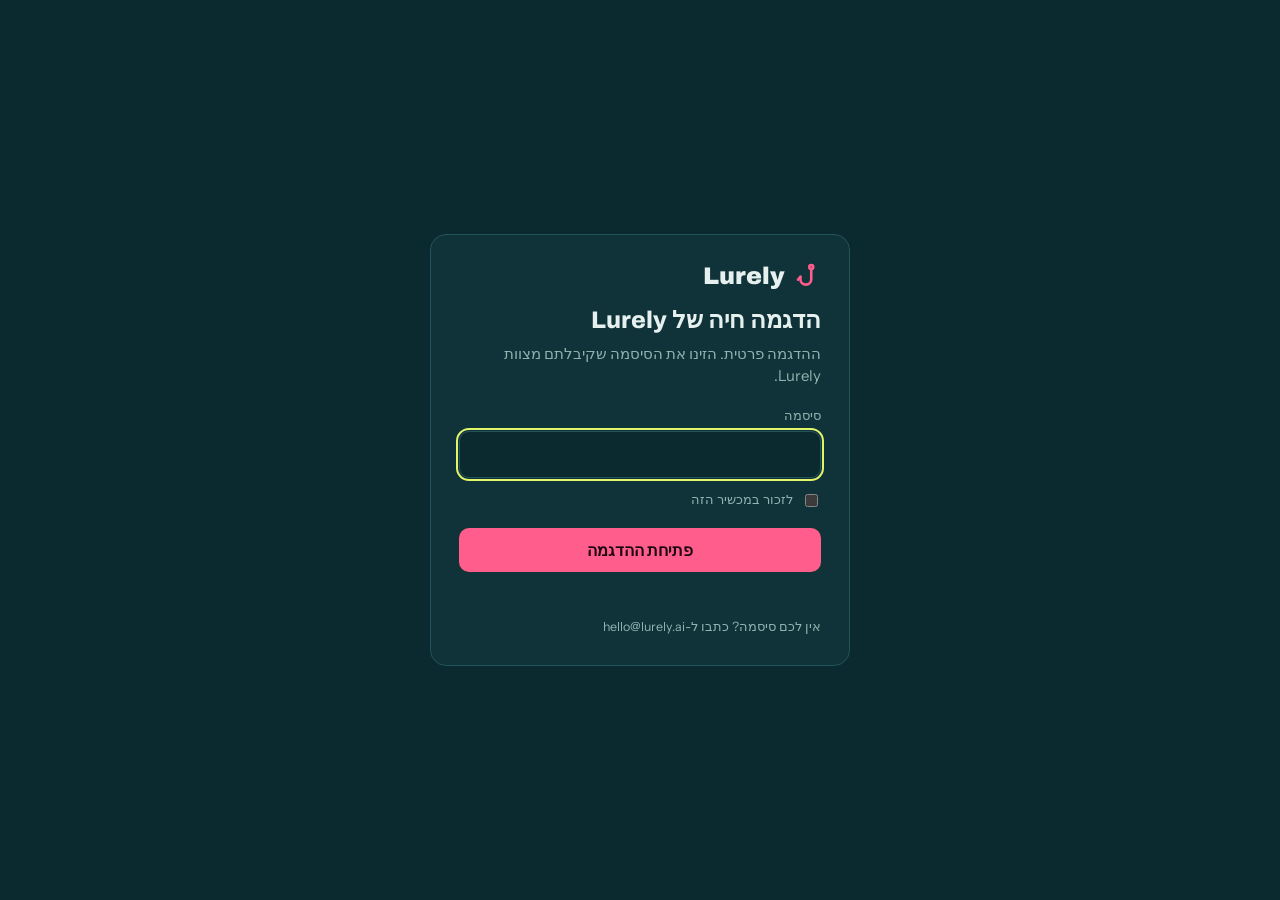
<file: demo/he/index.html>
<!doctype html>
<html lang="he" dir="rtl">
<head>
<meta charset="utf-8">
<meta name="viewport" content="width=device-width, initial-scale=1, viewport-fit=cover">
<meta name="robots" content="noindex, nofollow">
<title>הדגמה של Lurely</title>
<link rel="icon" href="/favicon.svg" type="image/svg+xml">
<link rel="stylesheet" href="/fonts.css">
<style>
:root { color-scheme: dark; --ink: #0b2a30; --panel: #10333a; --line: #24525a; --text: #e6f1ef; --muted: #8fb3af; --lure: #ff5d8b; --lime: #e2f46a; }
* { box-sizing: border-box; }
html, body { height: 100%; }
body { margin: 0; background: var(--ink); color: var(--text); font: 15px/1.5 'Instrument Sans', Arial, sans-serif; display: grid; place-items: center; padding-inline: 16px; }
form { width: min(420px, 100%); background: var(--panel); border: 1px solid var(--line); border-radius: 16px; padding: 28px; }
.brand { display: inline-flex; align-items: center; gap: 10px; margin-bottom: 18px; }
.brand svg { width: 26px; height: 26px; color: var(--lure); }
.brand span { font: 900 24px/1 'Archivo', sans-serif; }
h1 { font: 800 24px/1.15 'Archivo', sans-serif; margin: 0 0 8px; }
p { color: var(--muted); margin: 0 0 18px; }
label { display: block; font-size: 13px; color: var(--muted); margin-bottom: 6px; }
input[type=password] { width: 100%; font: 16px 'JetBrains Mono', monospace; padding: 12px 14px; border-radius: 10px; border: 1px solid var(--line); background: var(--ink); color: var(--text); }
input[type=password]:focus { outline: 2px solid var(--lime); outline-offset: 1px; }
.rem { display: flex; gap: 8px; align-items: center; font-size: 13px; color: var(--muted); margin: 12px 0 18px; }
button { width: 100%; font: 700 16px 'Instrument Sans', sans-serif; padding: 12px; border: 0; border-radius: 10px; background: var(--lure); color: #1a0510; cursor: pointer; }
button:focus-visible { outline: 2px solid var(--lime); outline-offset: 2px; }
.err { color: #ff8f8f; font-size: 13.5px; min-height: 20px; margin: 10px 0 0; }
.small { font-size: 12.5px; margin: 16px 0 0; }
</style>
</head>
<body>
<form id="f">
<span class="brand"><svg viewBox="0 0 24 24" fill="none" stroke="currentColor" stroke-width="2.4" stroke-linecap="round" stroke-linejoin="round" aria-hidden="true"><circle cx="15" cy="3.6" r="1.8"/><path d="M15 5.4V15a5 5 0 0 1-10 0v-2.2"/><path d="M5 12.8l-2.2 2.6"/></svg><span>Lurely</span></span>
<h1>הדגמה חיה של Lurely</h1>
<p>ההדגמה פרטית. הזינו את הסיסמה שקיבלתם מצוות Lurely.</p>
<label for="pw">סיסמה</label>
<input type="password" id="pw" autocomplete="current-password" required autofocus>
<label class="rem"><input type="checkbox" id="rem"> לזכור במכשיר הזה</label>
<button id="go" type="submit">פתיחת ההדגמה</button>
<p class="err" id="err" role="alert"></p>
<p class="small">אין לכם סיסמה? כתבו ל-hello@lurely.ai</p>
</form>
<script>
const P = {"salt":"UID77kbp5Gn/JGNpbusgVw==","iv":"VvYF96zbWxCbdn1R","ct":"6gpnbRL3q9ydrpXwLfhppNGdMUxEmKUp7+frjM6yw/nHxGcwHnYwDuhLKhetqDeVCBWX8BxYenjF9KgCLdEojGJywPCu82UD4NqRMdRQxL4a1aYlSeM3dJfap5NUqoX0+7h2O1sa8mkZ6hqOhHr8i/H0wEo8Y3+T5ynt8iLr1uvGz3XcFoEQxj1r0PZXVTYZ4WpV3M1DnBxVQBoz7rMjJTmDCn2zFXh9JWIdqHWNkTCsBTN4jMJTMUTjoIAir+9aWY7RBedjTGLLIPjraFLv5CGVPXb2yywVzr/5cajJiYovqhXS4vEwAMFJm+mAw042MgpeA4CRoudd/d3l2+q0s1UuxbgszMY3IAxuTkvJmpMis8x6KAXxttr004EruzJVkQeTlGzFnMmJNffxPpW9EGtjLj9wj+i2Iy0ktRWdbHGrkO6A0dqDhsxLXdtc6ZpjYYENuV898DW0P7nsw9B0gvzDS+ELXGo7Vru3cMlzOlvCkHfju5FQGNCMEbqIUmZr/r4VUb1i/Hk+G5G/kKQmSO2urW/OwbPbc3mM8osqoznldCiq6yFZAMY+yINyTJ+wjKFNFxY+P0eqz7tHYA4DSavXuNvcLMvQm4wAsivwD4H9+U+BfQp7bX5SsB5sWeOyaTmiov0IpUnIiGCufQJbZYXkDE4rBxlw4C2JTfOSxK8yp1Z50jHqVy/4fGn0Q8deT2mYPwickHZCcSQix02ZnL+LduKOzciihtIbUAK4Umx6jRadhFD5EboszbuOyunOVZuK0IXBum+DLKc6U9N4JeKyALww24S1nT898eh2qaI+X0r1v+/fzQt9bic9y6zGQQityI3UnM5P14C+M0dBIV8oOhgShYChROvs5M8RZg6ilYIWS2gxQF390WMdL5GVCVRrD5G3qJoryZ2f6y4Ktvxr4R/8Kct9WCcRE5itBLsY6iSeD41/wzGpXMbwRMaLbUQhjC1/pk5/fd4uPFQNwiwTZNy9K+ocvnI/NegbRFXBvRHTICIFCxNUrwz0rTcp5CocbgqGEEvkURLdK4IoaP4Lv5E6V9/rX/4RSSzeeaxXRZd934j9Ny+31EFdrnCxvexwOpykPqrHCPVARGqrHIYJiZ2Y2hRT+/R8c/6MemNZ+AfR0O6aSb8HZmlwvDSzTvfok4Zn/UT+qxfDSyffnFEGHm0tMgEDS7KPA+7ljBrolA4/vF7UQ5/0hdwwzmF1UkpVDByqwrd1uSnBu4CTMukG2m2Pnedw/8rgn8Oj4XO07QMHvdfpGETQCex5Su04MncZCU8h+5yc1q1M3zQ/N3jYiAhb9XvY9mlfezdoePqDOKCm7Cmk2w2ly8QIxFJAvky7iLUtQa1WWGdLlTMhvO76Jl/GaWpRZTa/zHzxLF/Dx4laJDSnrR73HkeCT8JkkM+wtJHxuhEPkNy9lLpLOwL/mAKajpv/3iz9IRgqaBdVZ+gdNj7gOATKitn4pcu4TmpRPrwHQ1OdP7V8qMdo+SJpZvsULhMdFkc4Ddl90J6p6VWwVBduuto0XeGnddxakhkqXONJrZx/lhLO8STq2WSDpM5+E9lp/rbXALlQpZ4qEvt0d/RLtKEsKexgWn44HBMvThvGM+smvgA1SBw2wlAePVxp2RxoQ870yHZRAD+8gFDOeXEMVM/ZmO7djk/SzNnXkl+OsnwA+qiJpQnqI2F+1zpp6Cl4BnkS/wYs82oE26XBTh8TlXZmDtjkX/RZcKPsh/eLrPute9vGntIK/ZWsWnhKJswsVIyj4iFoWnizt+h5qBvmzZfrLD9il0OGBvkDFl3RWeVU3mxoLiJdVscSJX4lecGUBecMfpbcLjrvpNC68cVTjMBSD5tMQXYZou7MO/asgP5E6uwV8Uo2bqlCBKvspwBajCo0xJoovXS/gRfYTecipYjkRy0vTkct4lzA/AmWD/[base64]/goBn25Rou1oKxOR8koEa5CusHN8kf104ydvWCzXlRWPUEZz2BcJvaRomDka3Qtpo3kDzkIwTWflrXVK7i079jz0sjirb6dlMYsRblwp3JGUsf6m5O8xR7vxa9cq3dYRDB77yPbuFLm+ZytjCWWnVA1Kt7ytEJ5DnAWl2/GkP1TDhUnn1PCHp84HHjVd1KUF5clKM0DnYwXq34THWkwglzuCbXqg7OKpYkHL1hf7xi052z+fC5NfhmMlrJnH+1eHmohCAs5Iqwe99Z8ZVDvLC5nf4Jpugk/sliIw7nmEGw+NIx/m+jvoxfluL1aRva9X0jmNOfvz2GR36fcy4n+u+ri8QL2vEVpESY66w0uM/2teJ0yqqz0CZT1DiuBmJodJp/SalD+OCN+gP1ZejmyPU8B4DrqjU2Z/[base64]/HxGoptVQCZWuwHEjlyMv3de4b6qQCuvT8v+3vo32STvmrn5dpB68sHdjgeZgh32fGThEOQkKPv083RzSwwg69jP/37urOdhgx0tJJuiY0RZndgmz2f1/uan0Zojya2JqT8/sIkKXjdHR8mv7u67Sy7SyCjYeTWEmnh+yyUK7ogfs0AeRWoVhrthZs0B/RiE0zAhgHSvtPULE9W5OWcxRXfAZikNiccW42KfIzOkqme1JiKwSvlv1GwbSijPBbGnOYnHzQ31w8PFuibZUb1Vrr0lWibT6uWUDwkp8Fs0OxSwfVuIRd5Ic1RpLeSdFnb6aIdhj68/qg/foH0+LTfO1ubDzcYOZXga1E14/h+UmrAKlAm16L+jLJ9WC2PuJ2Qn0k6DBatADg62kCpeeKFFqLVjdZurxBhZ4MY11+1cEQOstHs82MdX+zT/+PK56F8YyRaGcvSic9Cvf74QnwuH0PEFqlMRjcxVFf7jGR9Kz2hVz68c0LORo7p6PqMEvg3D6sTc/iO70QYPH1qLQx2IVei16kluQSu9e//5dOfe3MJ56ifLTM5JlsEnbdykUmd8vpXgYRbaVaAlC7vPZnT44kQ4eLZ1WMsnz5umh7gmgu9h4KtP5/PihvjFkPBrAGDTUBQ0MYdJeOJlRSjgpEc/HGIOXdOZ1nLvbBsdZapaz8NuTy+oeXCMu5cVc9u7thakyrrYhw43QTkZghoRFVKuW1mN0UWCeZ9q5KKqztLQx66Y/cigQ+nJZ3T5iD3N+nlnZYoBCS6r5xcsbuvVNR739jcSVmfqO/3EMxjgbY0GbO8VohENm55QGfoEzBjvc36QMqxNB+OCHSm9eHysPvaLaW/ILl3AXEv0sjS39+pIt1VZSt4myz+VE2/T1xMpBHS7yzRpxkaI2zEOwz5FFNVbRq50j65s04uoM9TjM6d60XsSCoHt9E4PdmsbzUIeRSn0lLvp557HQNhtFy9e+5QXV729nb2uv5S0r7kVZoFi73/PRn+u84bzp0oL8vlaDmGiR5+NQnopEISU/NoU1r9YztQuviJRu5Pkxu5cRxA4etpcw9PNrJJwnu4U2u9joxj02RsSifhlW9pzjN70dZSZzuCuyfIlOcRBTuPF4VIFC8M5KavPenp05mIAuZsv5ukyYHRTOac0WhO0PelkJdqYwNNJR66IKT7A8S3G/JN6TfohrsuB/NxGiGjmFYoFLiUYJt139BnZZVBH6w2wl2yfRRsQszKRVRQi0AkL+tjGQh3+TTz3OMwhq2BoNwcRCyXyb4WSjRY8pe4EfWi/stcQd+9hkNhwkI2GHsSjhAJBo6Xlbv2fBlXvk5tRYVs/LtPfLFiIAOX6ilSd4Yq/pD3k9vpYkyHdRIbVpbFLh541ZiYeXViVJgaxCOC2+ETwd3Xqzqu3IzMxMcACxDAOL5rH7he1u9jzoTkCZllUEgUWEn0GvKLEP42LeGbwjBysg1OFEBeXYKAurDQhvkkYTfTXCjxM8fUnIeqoxUOx/0iTiSK8vhD7KhJ3KvPVeXeKFH/DDLMM4rLJ7M2hIoP+jP5y3hOTKiLbQ/sSrByOK32ACxKyQWUWBuS2La6b2Ki+8J2OhbU1AQTLdrYKHfQ0FvAg+QaR5r5Wfcrct9jRIK+W6NqJxQQrnq6+iLfIRWN9w2FaYYXxVrkRWQbYoqGdnf0nPqdFeWwW67u3816Mnkg9HCcab7YrXAyqORdiodrKb8Qd1F6zvH/rN4LuLy6zGUCoKspxChFFAtLQ9TFE99IA8xUySdUwhJZ3tpohWx8doWX06QklMFqNefzvLMCvCLEWajlSq6/GmYXTHf9CQgmUR2H7g6t47LC7h2F9Q0af651LKSDhYLQhvko3o2tEW8tiajdQ5m/nuVUJuI+kPaEqV+xTmTaiZ5f6qcOJEcH+FwmLc9DTdH8T19zp7z1EcOhIs24aEdzYREXj8rOVkHvfbAX5c2pSg2Oh75e3yPmZxToryUQ89PYaO9pDpQxmCszJ4A//I9rgXc/8VS3TY3zyo8ThRHotFCAfvCjoJ7I+r9Dh7dkEkIvjcn3rYq1wRx3d9Luqw1HqIOaQjjJKTQ6JmBB8Uz+OkBJIQzIX+ZzNvI91Ms6arSePc/fBjEML7b7rMoTem9hrBdk1qss9WNLNWHr5JK/YBeafDIWuZuGc5YHWv1ugNY8Xd3F2j840E50xWyWaDq9JE2pILPqhP1KuH9X0WrypolYtoqJnyLkm4VDJp9ayuJlIGDxIhf2SZv4IUif0MFChK2dx6B2dRvo/QxluLJ1sKtj7A8I8Su+iGl7vLzCQ1XUGkInrxUI0jL1o9fRqzIl44mII9b5Ey6rIvcQ8x6x/r94u/UU3sXb5oSSIb6T4NUfLwOhPJNzkIZxlHxqg3EkRikxcazleILuJ0zODvxanao0zyJc6MsYmfiTDzqmu0fpdg+GurfzyyW4rEeUjUBE4YRydDm9z7aRgmxi5hwxzAeZ1ssyJxoemJDDX3cXVucY4Mra6FhwpqduJyfAwnGs/8UJ55URS7LoA5hTG4Nl8RfnNdMit+p98/Aa2QvfGB/ndNCofD/qAY8cRrEsXTiRG2FBM6MELrtOLOXQYKknxX/2opwmLMKtbzWFQgjvn3lDWSUTpToXnXDUNknyEYwoG+8+NwgfKU6VCrx2a38ckigAzCpLte+uMdsOWre9fAMLXSWe9t7QCryAgcB//2fKdPJZf6Q6rPzCO6cDqqLY57RRYuie8b2ybb6DkAryJqw5JD3ENCSLdOzIi0L//p7ZkJvCVQnHOs8tN1U6eXTIhMc3a7sYOGa33dIi7c+w46fB0RAkiWceaCMwkVmGKvk+M8tuZVYrWzq7JWtkj9FSeG+SMp+9zJhggCIQ7kNc/p+UYB+QfJkldXIg61L4bZX/[base64]/Rmx7u1vxo9CL66NVR2gTAZhJi9FTZswtbLXdrW4+SSonRPVpYvhx3pJc3ivk0naIf8NZ0kic5Tlos5zwCSb+DhOqMaTdc5OrTxA8nn2ZlLCCrY86+1JM/VDKyJF1wqL/AB/GyBZxkx4UTLLfbub6iOADBMgmVFFtDdEcl5AdQm18V0J5V2HAXAIv0PPFIJJHbrqU2T+IpTQkpBfoimTH0L6kbZ+1qd1teY3gmfwHC++J8p/GY7YGz0f4YZ5iMkgAkCYUDfOPun6X65NypCH0Sf4DOvSUu3lYkn5/RUTzR9JrqynyZngmXkRjgV2zW5STu0NYNLPWiCdudTtnRvtZvDbsrh5yNDMoAtcm4ROuvzA277F5PrsThfTm7HpwOsDIVNMLXfS6hJv4duSwUZ2RwoEU3pGtwoH7CKUTfe+Cb7HYplL2rdI+Gs1lY1ZjdcrI/mmo7KETGvhuy1bgdUbwIGI4fgjaPLA5POGOiC0L86Pa/sh8yiFH63e7rSvY1xmlL9G5kdyq+u/tKjN7VpivQFPjOKTUVbQNAtxE503bEy1rlyYfeK+kowzUCCCTZrw8O7eezjqwD3xODHqpT/6JPtuFVVSjRTCuISDhu/U0fIMtfY66cnw4eaSXaEV0OB71sTPBCOD4ai4+KsCQ/TWzj4NT7XObLVlPpzzOAdkxP6Yf9hXD/8RU4q6XmUNgdk2yOffB8YdUD9PGdaFjwraoIIfLI5RYoIzCYnxTO6gACsFJAQ/WNbss+VvqsNgQJX+S455Llof3jrb4ap+w2p+zeAKm/Uk3Z9xukiRoh2ark/[base64]/[base64]/nFH/CEvgDJ4bpHWTkSEdvGlb82daS07JvB5VeuVQjGNS6VmTT25IMIVjQm9Jb9ga1n2HHUk/JBb7cJWCEnuYha67quIdz7D/OuuqwuyizSXITvNP8B7MmFm2WtVXM20g2Z+OAQ3Ig9WWZn81GkfWw1cJHx7h4dL9SfHb79gaT9+iQv8HrcqXIQ2M1538g5+fpXyWrPLbOHPBXry2pwLwN+zo/h0Ii538xyxh7RNl67rFEl07ThS2hDVKRVqB8LKn38SuMm/rvamR3gQRRWJuok+/FBWqUT21/zfrtyCmGs5BajqJBgtvVIxxsUyd7k7mWXhEW28nijdeKvSDBo6MKUSHPj9TrLUDntPcV2WoBFqV0iYJRvWSBxm1SYGKzA9LjYbfX3Uh9djNDh+RK/VRook8GOe3gC/RxPb34zFQ84HP7evVWlNRNZaLIm+o3n7i+5XOMC2Rkklh0EKFnxu+msWR3vh1l3ukXZ5uuSkgKHbV6j642LPNshlWST9TVpVIo91T64Jg4C5c6i5ya7RDuForyD5wAHqMaf5B912DbPFq6kvrpF10A3qGDzjomaR6Rw/d6yyALnQ2t8zHeHwN7aWo4IckU/0edqnMuv6a153vBHLQ9+UwXLewaT3sj43yNQQ7XUZA6uj5TisSdO4Ij+qfRImk7xuuELcHlsNlVDX/A8vkIlkmECzeZgvE99W1oRnNCN4vMJxkFjtGLdKI/mNK0pwUKhZ+ozTaK3q/7qE8az+cT94MtfU1eBTLf3fRhJ6Ne8Ah/b/2wEnge4MztQoMPvXwUPmzepJp5ZgTeq9F7zYOXsi8Yuysd3Oe0nM2cNLGAK/4mHwwcQJ6fxlIOl3QeJlFy0KPIbbtOATKEopJ6g/RW8Xvp5qwm9mZe/tm2s3IVIBYr6LAllOxdm6E4l6xi+8T6Zk0ZIPWppdQOcVZn4X3qxtwm+1nNm+wUcOUwzqRhUcgOI1et7wq4c1X/1AfXPPoRCmOpkQ7zuIS1BviccXjlOx3kL3WWyES7xETqIw5AoodmvtfBKKSyco3ChVBSjSsfJ9QBSK9Kj6/bWa9S1YR1MJWcI/xvOG3mBS6zFrlP4jck+Bf9yHu3Hr5QLkaMPAh56ugUYn3HzFamiQLofsgb/xQEKzGM6WFzAleeqCgqnLrM5hT16cfL6kzMa/A/tID4Z3U4ymeSoA6GkLy3uu4ebs+Ge4ek5gJ3U7NhoFmscnU0uhPueqzGEMIyB7A0lYLsUvxC8pl9/e4QGGIw8YwxKuxnA6/ZtWjhWrZdleM/[base64]/KOcbMK/KluY8FNJGRpHw1kFaP9nqq67mQheX1O+bN1UxUL/GzzLa8IHO+uM/[base64]/HfGnZbRFymMLa1HiRGMfK2G9iBUmdPP26tRGpbqy0YRAnrA2W2gXEqckmgVaOD8QAW/9PLo5rVFTek/pbzCxzhWWIJ4ivHAWRv4ZC65chI3yPJc4Xux4ArnDHLTBP7nk48sDSjoUklxx3voWABiIa0AWSMSxtvwmtH85L0ANBZND4Y7HktPEpJ0z2b3PpOe4B6lDDLbOU4oVJnTpvzXnKpeTQNg7ha3hhtoch2iKSRg3U4uyAes9wFMDZKu4jumQl1NinYxJ5Fi1RghM8/Sh30LVPvdFArUiieKkGB9FvwlCiS38gsV/DHrG5wm2mldOhgmEqehrZTHCuOB/Ut2b5yhCvdEhUG/[base64]/SMMjMFJ7My7/FOOhONLqmSqg/g6E+JrinNhiuTJsIBR69FHoRZeIi5BLGGoCPMckyxJfK14DatK19+lDW2wcEMOHu4alJI0RJxcBWy2dULSR1Jh9mkI/f3O2gvllvYSuhoN20wKQpQko+X6BfPbVG6BzQLq1PucTQtLpQr6IJXovY57nYMTO48E+OZvPHLFV+JOv2JI1SmWk/sGj5FgsQHunATtvFYRmIWS5Qihu3EJvKVK/mZLTBAP0rjtf/2Jzdr1rebRgZ6ktmXOiNgjuQWjh59dCORHtBS1ivqvfr532SVIEcB19JnRlCoaZUAm+TNSVq5fVkAUfLa4SKRIN/xRagpjayAaWh6nrAehuWrjH5GMfyoB0b8+bX9BquxLt3piXj8WVIELX57ws7oJ4sqJ6ssiA2mq+GUIFDOkuNSGBSJHGKMeqTR/2R28gG3uCgY1LMnNY/9nyAQHD4YjwGtsc5VEPDNvAHCscklbajZTnWtx2r5fBdy8pn4F7v0oV11oOtqqfuAXJai4TQnFIV4wUdVEFixsaHX1FnYx6uzbe4UTbSMwdyNpdECv2XIMF+4yIAWBVNuiAzbDXaAmzdol6Qq42dEFNBVoOV905dI82QdPIKZQE+qz3/zhuTcsiKpLKLJkdoQX6PA7xUmPZBZ61tJloeCfAiOSjb2yklFI2fT++IjF2B7IKvGVAG4bK1DxcwB4wTz9oTekazodCOdZ9D3mX2q8HYMzrdoeUbBQ59xPPoDy2xy0LUoyzY2Ady4n8T2Fx47oEj9w/Z2UoTy9LpDmx87DX2iqZtAPsvy0Jx+9UZFVoc9Vjx6WVLGcO987RJTKKx5VCp78p2sZy+2nqO/8ThHOt/[base64]/oZ6UI4TVTho2JkE5T85T5ZW3X29BVb+MrCnokY0eugeTu/JG41LlSVcKw69qdEN66ZB9k4AB1mSJ7tqnB2QU51sHYAfy5nV3RP68nMoFPunv9HwpDC95IeVSY+oOoj3svRK6z3Wh1mb/yrEvsYJBQdNpa81na1AtQCi/dCbTCZF/XTD2MZzz9YNe9iYDnm+/lgle1iRmWSB2Q4voafhfw59Fj/uzSZFYFar//paMS0YF4IOrKrRxmuZ7ts4E3qCh/oZlmmjG8UonNsLk7nuMsZMJZjBJx1LKUWYFIQs/44WUqdL6cRymtYrq4iYkN7WFBNkpZNyZiXTe+F1xRXLg63mo7sjqtM5qf5M3Ktr4WDHNA+BVpXMFeyf1rXp0/7hqQgtUT+2+wJ0V+dPLoZAlId7UUw1MWWwhIrvgHRXzDHzJUwkqsbE8VsFfRauI3kogL6F/GNsf5BL4cnpo9UCqdpgJ5oDAnYVEXigNmGbv+eRtVkgToteSmT11TGqFw33I35hCOi1sbmmX5uROzUZIMm6QxAwnrcGdFPbSy7ATOPVWK+ulAzc91Oirl8E73gZMRmuxbkLa+98PfDSt2OG58FXd7FTSfQahmy2fa/VvpUyW0nXPOr0dH+J27aseKF23LgUq2x9yIlswVTp9J4NyI9czGmpLayPeJIDaBoGAXxPgnI5N+me/wO0c8b9Pti7IjfrvvPPs6w3v97jOr/PrPYSYNlr8sdHcb2+9dPR49A4+KEj7wYSs34UF5jqQVSBW+9HX8XpzlOgp1HSALL3a6paK6LM+7jdMtpWCm1JQwcELYhDSl7KkQLJjrNQsTq4Tl/YWRggzuyXSgEVxbryw1vahNB/NW6gLhou3QKJc8yiI/jm1IVHBmQLX7EAwsimRuugZLmX4fMPFhE8sqd/tDS3hxCnjLW5LtuvQIOdApxSSsl18Ycw0bGiM0ldo/qzHBW7jI7qCG4+BUasQlfF6O+4ddTuEC1DVkSfQI+iV7yA277iTJDS0shyIi1b86ABXekG8X8jl00FUEL3YcRAhec4FoeFVm4ip8QwZoTDuZseft7j38ut9qLJf6CqHZ+it0Maj3z1moKM5/lJFnQ/t6WCmjuWICy4H9Jz/uGjg8PAKd6EnPdcMfLcqShjT52tOYfsDsmye4jv9JgehdJds7FOAV/anMGyhZv+KR6Nx9t+0ATcMbFgehdl982zsV8FHqRZ+rlth+ujUNS2LQyBYhqB40rc0NrxzxI/NzsD3w1acTKWNoQgkPPJgtHGiL3ASk0Y8v26z3xm3va0p0R6eKSP6ptlwFFvZ5mj89aQk9RhudetgaF9DHJtsProVl+iT7MBZTKfFEUq9XAOOnn+Mi8LcNzy9RQtqY95je3j6G1gSIuqpa+K+4Zu7x/PyAHzX3IqaIolwHSM2txhuXgtvBPNeB9XIvH9RcMRFMZjaVMi1fanTaEPwDQjJfE8oYUuPTsu+vdea/lkGDFPvPnF6YpPokAtKkKIa/DvfVOzEdlUdbatdqSEBwnLpZoISPGOakuLBdQcxa5GdAXuHvP+ZbdVFGrGvY/us5ZGQ1aZLV+TXwC+GE25fu9VDZZEFNSQcYUnlHjmb9dsE4+LXb1/qwBqWRmDto2TWDJdl1ny6xs+4gMWpQ25neXZFiiXpjZXyKrshng2SabJ/d42IP9ITo0wMF7u957icGEjfhXsIEmNILhzLTmUExWR+FfY6VV7q9owch38wikBaQg5pzUc6VF5Vqb3LvcZsLb9qoxtKeQ6iuwCVNSFWB6oYVXvUGwq6V/Rf88UGJClVMNhYWYLECq4EC/4rO0NaCvn4fLUWLWxMwBXzVQQhypxV3Pjrcpwfhif0+kv9bTC4nLw3Yi/qTNds5KHcWxuTEQb4tcyMf5eQg26e+PLHNvACxOn3mt5dE5PqMr/WhWVxwBguHMaHAcZd6wtVZjY8kOtERQXgzfWtD/IwL7sshsjy8xF3v9RN1Vo7INxQ+6HacC+difKPpZOpCPz/qOOekFwXAEKEswJkkMwj9FtX525paz2v/5LUosDqtA9G/3t+qoCh1jhIWfvOz8p1ehLMTFx1AmgsuBcJzUiSnQYvkM2Dc1mZp+oMYz3lVZGilvDulhKKpV/dzQBIwCGvb2d8eFhoClApFq1UfoGS2ppUaqIyeEWZhugLUmdcMJg7oebS1Cydqqm0k/NqCLVCBzbCHz5jwvoZsTlL1Jeq6HpSdL+0qHqQyEeseUdkUNGmZ1VorKDQunqV0obTkSn+xw/ZvZRl6+5RhS4NOPhkO/yWp+tsKP64Uw/ltqtq3QybipdkUpNzUM8e1hiEsLq08SxeymjK/1s+sScQ6zKy7CbBEnEiXXGVu2NHWL29blfYpK2ucPN3FYBBVCYBCK7AghVw0VL35nrf988KsHjJrKYkRRjiUqaKRGSeXZaybSxi+DAWadvCS9wr0EdlFTQszOZfxSOXyZV7+KH7lFelPqsZv9zIv/Eq/e/x6pEyQSwnzgzNCgHYDnx9pDrLCyBcjTmMARenl3WIvgL5mgkJJ0kwOjxxOoR6ByUGg5dEmtjVJ93Qls8cuPDUeNikRSppcswmVNz2siQeaLz0TdcGQX3/+X70cckT+AnYm4nyT3W3Nup2R2kr7Frn2tbzZs/OmNpNHQdJVUWSNrulGYeIsqebAGdp7F6Ub+mLoKrEp3D3k6C8LTcfgOVq/IVfR1IX3HS0dFYXLw1OLVfWMfO8YsG3pmqr/[base64]/rQxTMTbNFBEZlwkHT2LcywvQ9bLZt4FJGZKZbP7GehpbJD8R+Evo5ifzqWQbSu3jiGvnJahdjEp1izUX8IdKzNpWPwwxlHYkgyqYdmLaC4MiWeJRPfHh+0WSUDsXqKbgen2wwuwL2SFxF7ozZNCv/JgpXfnogXhU5T8yFvUsclsazy0dfJ+bWtbEkHw/OHrA0ca7UZJX5cU2jzwGPLwNZlnmG8MJ6dOQQwxHSHWAz9Gmk/[base64]/yQaWwqWJwycXH4NuQ/JMsNKNQZUzMCLFXDyU/lrXWLFPeSA9jOOdISDv4Oy5uJlb4Q+PCyna+O6dPTezMor42AJlGrjgelfZnwL3fpNXLvjZpj3hAObJjreNbxbcT7qwO8kyhIn+oq5UhNK6z2ZSCYpCd2NDPlj/aAfStYuZVIl+QT+Qk/VIuICKwY87neGYtwoWjFKkRR2psvrfAfF5guRleI+j1iDU0Dgt8m6GC/L+/EuMzj7YaSbfmGRMBj18u44X9cuoI4qrFm3udrIlyPFXMJV8oPb0X0674AIJqjosVNyJcEe3I46yi1UVX+f/07//Y0F1F5TgoIyh0PIJy1O16zGaProY4T19V4XDVwdLMhsQ1MP47jjSciXsxn/Ok8XFsSB1dhmldp/M0BWWQ1rsTXwfAGupzIuYzvIQW+FGcx5p5I8BGRD9pgyvhGTZJyFFmdIcBaypJQ/kyfJDIFA2L4/N6dRe7Y8LwXnblEqNiCd6wnPvb0/EPF9NNSZudv7pPfaqRCaJpZWiiL/er70dWScDW8jTIU75ORINrS8VQ5pITicz6KMuUSypi0EMDYcgueSSOI3VT+LXpDdcz1u6FigPlARJMXKs6RGSKSH2JOOa7MZUUvxwyDlJUHrbqJUiAg+YZGQPZcQYEyrqkbQrIqkWRrQ86S/[base64]/8X6GQALUwXkFWLq0P/fcg5myvqgH0FMeKzg2jSHp/jfP3V8r32KgV8pnsOH3GlxGjQk0/XyWOMDBs2vrOw05szQ/prXXW/HcPbDD9kzRMqSAsFywZDjkHHVvbjSCXdqk9MSvg7HhaA6E+tphL+SUa84GpJSOdvRRlQn/lYMF1zYpyl1zoiMjuVLZWnTwH1aTqIZbEVXO93bvhOJ3Ypn6wWfkr0xgWKQb17MebiXRFJMCaxgbmt/FqAfXQIi1T3h/1Y1t10hm7dTw3FY6F+g6sVSGT3sadHFSzfnoYxdaZOH+02Ojp339cOkeJWp7ntYT6Gn8GCZBnm6GbK5FkuHJI0ZAyuXFlAgdAsvESnAu06Egyh/oBmQcwJO/KG1xdn3eSpqfBiByM8awoZiYOu1DYAotostYMz8xUl0uZpw87r/yl76NnEHMqDs4v3rHi2omkY1nb/yrETA2JSZSGcmJQfVdMtyzKOqQqsV43m6YOh4nKfo1yZKPXQrmdWMcwN6IqFNSGmiDNS6g6FgwkAV65mtNgtgtQ/ye86EW/kA0X7B/cbUz6xrbOUzXrRnUOeKTfcaL3cQoTR8xbfEHiCAfM71KtWwCCn1SQGMLWgNMM97kfqLyzMTV84tAvGfMloT/Bdc+b08UsyIwBBR0gYe822wlxmYcEHLQCcYstjr8vq8wx8S0ZNqoCdZwp0NKuIs1doMC8DgCWfmXDA9iHAwYEBzc6g6uwAnHTPY5fwRl/wGmehqIDV3oyAofJ55dYc+HTL8vrNCklM930n6TG8e6g+f8OLHk0nTC3a+2Yyne5K1CcZtJggFNvrCDpakW/7Z4IQZiWyleSVZPPpTMg4o7P4gv6y0ChWKdYtmeHhpBXnIfbp7StyYt2EbmVHSnqrXvqgAp8HeYJ3T96Y2FiQfS5QbMFqwCehiL5+bjDrYK6p5pBHAAClk8BReYCXQrtU2lVVx6Ww9qSf+SGbJKq5Bup6Tfn2OnGTdz8zEUAZ6Wu0jSOMKZgzXcuTv1AFyL/0xyMIghs8fKP/k8p2Ynp7aeSGIUflU+43kr4CNJBijYw/a9NtYSnZkvUHejuL2JVdN3/UfIK9V/C9NApKWle9S2z2adPwO7XZhaVzEtuFgk6wtAa5vgTwFKu+CmPR8Y8IXfPm9cnS86+JKbRG9+0PXRTay+YyfkRuJshx9XWLNzAKHx9Dx7N1dObKTcsVCwcwfnZCDLOpucmeXra8LD9z+/DwuHsZB/Z6DxIUIgAt7yl2nLzLaTyWGJroWxihnjte3EIqEIpA6g2Tcf6HUNbyoKC3OjCkI2zP6/nOLvjt+/IhMq39yBXBaYUy3rPuv7UFDcw4wbQsxwQmoAMVecZGvUK5IlKBZUjy2wKD28PR91EgVaF5nR33abpKryKuKKZ6dYZtES7fMKFheLTjDQPkfHkeW5H7tNs5c559Z/4opnMPbVbyBoMJRFVr7bZpfRpCDdwA3P6wJqHGK6Z1ycaaLrKf5HtgCDf8FksrVrecKwCtepGClK9k9gd67Kq7ByUYbmiKiQSD1Oniq2oueMG+Giqgwr3eCiNDTWGrx/wm/wfvF5nVKQMZtGaSoG+yvp/F4Irqru4lig8b4SfOd3aJxeo8JlMP8mHl9VinX9YquRxmObN/eUzM12HSMS9BdCNQiTmlA7v4B//aRpV6vTHAWu5XPxDJUkLJmVi47F9yJaacmaqzIyO7V/T+q0mG++E/lrmkpQsJnAAhqbH/f4bA2DxG23mySzLoBj6EuFH1djOL5K0YKho/[base64]/A+kUp22gqUuqZrRLFXKCJVAtVIfuuurWm3u9lLBZSJ76TPlnGC3PyMcH8Qop/RCVKbPgKxPVVFadC70rq0LyZvmac8RxYmT0rhe6wJfbewJwrUW2jIobcnYTyao4W7iJo3EEYWOXISOir4DrYTUP2wHV1OCkAtW/[base64]/yLiXnViP20I4mRw6Ln9WLHGzRH2DRM4qv1cEckxeH+XsTcxcBI6Y1jWNSzaIOsNjnuA0SXcjSlEk/zTKUsn8ZMpiGUVZtcS+o69+Q2DXqrpOMYhb2LKb0iIuhQ3DdMU0fVlxOT+VIisrByE9XL1w0LOKzM7xEW5q9v+P4kwWEyDrm0RXgTsZkzpXlqTva/PW8UCqaUuH45Sxa2qAY9fbNueCEc9q/YK7/LL9bK/pajCvp/9RjtMggNztCEVHxtTk+nVZCwp0xiW446o/QV5svP0pgbFTrbbP3AmcFLx3ngZ2+qbT0YSDi/YIRlMSn0ONSCveFDhawqeIx3F+G3DNBLPPSATxnis+wzZJ2A/uBIT9gZ1EctVRqLjjAvnKNS/per5MpaV9LXlUk0UgbKr8flwlJr8hO+7Byo6y2wqjo8LJwEOFfC44LKDUyif9K/fviJOz4NDmx8P1smVqAk4DXLfjs9aS0c7/LetQ0j2Gb0abnFtpskBI1OcKrtShyce0THHJwdaaTukSfxO9cRYDkmMQPreuGswGM1CGhaXsqorYYf5zk9yKAOLrPbg5wDQcFPMXmPtMaT1M3AOcSm3s6eVhvTQhh7tJxxTkRN7BRQFJNuS5STB+rhDbIQUyMbTBXYyC8TIWE9SrvBk/Ur6rvGAv/TIrmST89QNC2dSyRBkd9BIiM2MLwEHnbKPT3RsbkJ55tW5DA9pDzfi1A+JD2pVPLRaIXPT9DBWoQ5Vhx275k16inS27RYGlkHcK3W55Sufivt83YCajC/F02xvMcQl5FNq5evFW9Np1ucMTv1B/cgvvWWbhWgsDDeuRHpZBtD7EvLHNBqtOADl1rZpqfxO0sCU2g3c86gb7C2pnGvSh6noXZV8PGWuVdpf8c6nnBQO96t02C+ud4JRL+DyNEwME9JD0PH/cBtFN5GzAd6p00rQIL1jm83YFjNgqneO1QJ019xkH6kx1GBmT/zRiHXosB1aGhFp29X17eIZnC/fldG0ZK/APS68rLr0mRYGgj0nnCG6EwHbNUXAt3VsLcrjgUC8ZLtwadi00Reh/Q+3oe8It6/BpXxmBM9T8/xruSqz56S/fE95SCV21rPqQ1jeENqM+/xmHh1gHx0E3Lg3GCnRoKTCT65E9gAe/Wp4YvVYDEvMyDtLV0c29l8Jf7hymM6qNCOOsCQyTnL5gUl31iIhDjqcWE0bXYAFLWYlRlT8IdmgxbOclfAtxUZmPDCYIBSgkSX2YFxV6y4dkm9koqUBaVUtwd+cYvSJT50FIdR22HKuZ80Wu3IPO+VNhAPB/XrS73pwtXhB6tYBNLkXXjWBgiFDcClJLAm4KNIsxo3tMGHdABeJop/gRn4NcL7aXhjJUt2k9cqKjh+l0STROeAwpTmcYsZ8uEzYt6OuEnArkys4FllWeUcESWalbOG1wbIh8x8ddupcmIWvSHR6ooLCLgfg/jNHD/UL57KXFIKN8E7cV1MefOTcBU05Og4krNW3m4iQ9dq1Bjb55KN8HTBvehNzqb8jlm3dIoOuDEe5sTU2Q29GrCMkWHX9rhBFGFUp5RaXclX/mqSf+TWzqBHecF4wBC1lBRS9z6lMi8O5m89Ker81wbIT95PfYsUmZY3vIw2W+oD/IGcP0e3+AxMiM2jWQo6sntU3a8WyGMB/nrSIPCwsnULx/Fbju0JQHkxgBDliQzgF9jZMuSQoLEEKceTOghhB/hrYhnHJvCsRalbmtaTcMfH8qKuYNWdt7zD+Yf7yOk+ntt8AuXq4iTLWxRUc/ICm7bCKNeA7n3ZPERqD0zVD9RrQjKnlxzJ+XEHHnLUQcdvU2OkCWWSrXCA4MA0q4/oUzcCAOtYgyc7rzSqyY1CAQNVM0jHI3KJdbJpwwQOl48ecSLoAj9ihiBQfiRhxQL+wOEEEjcYM5GdEi/7aTQAfv+9+x4MXN+sHlAki23ydrNAPpEMhCA1bgkDADFNvAKfp6UHcU4PUWUkwoRbZ1UXWiH8wvZ7c1Lt+fyVIICuW2vcyk/Dmn3ZT4rw/dlYg667AC8E7iOe2n2enQh0ATc2wS4uCYydwcBf4co1unAEz9vDafKkG8z8z0mAq+624hJkzWhtJambpMqUFWBjtzxQaSo7t9WfmMQte3AEY8EoiafYVsWXksWck6NfkbRdlUKIAf08btVh30sFmu7/fwNppnjrNCQGr0V2oV/6VgRHHuXEKiZp2SlM1po1UcpEaXMqGeCT/PCFb2/ituBxSWI5mWSXO4OIG2WIT44o+LGMCAx6eby3BNusaUmDbiAstzJ+IHlpZEMS+udUqSemO/3qzxPB174VhwsZPovKI8KEnroOuZLtgp+uNEJ5FxehU/[base64]//CkFW3KIJGmf+Z8uKtF2zr+MP0oloFAxzQtAnjlbXJ/lnUyopRIk9MQ9w8WbcDIn4UFrBixA/gF5/p2IQWeINfCRaVROXuTn7QnNYOmBfT2zFIy1djPjALRHvBWUUMKm24IySRVWsklG/SLd1oY0on8+hy6qTiOkskw9T9ymutcOPfKU7VCRzGgz3bRBNYrDlORL4Vz/1WEODmtSgyAnzT2b7cqHhzoHbkbIQKZA2f70gIE4BgtPRS5t6laUvSOzrQuUzFBmyRdc4Mn9FBENSdD7oFZrxyyfIdLeZ2PJOoCZI1lMgUvilgreDSLkxrq3bjvuOpZjT/R/[base64]/NammEItKmLyulDyzYAiqy1OSC2V8I0zhbICIwe0xVbqkT4BU7kdhAJ5+RowJgC9/[base64]/15NFGH80BXR3XVP0cDbz156r4t8uGWH8C1aPiEM0e4WEJrnVJWQnGCe7uuOSrcag89/0BnF7Svt9b21czjSWbqVDqQeG2Ho+jx1ZVHqgfXx9+QgJeVHxXpBI18V+eew08PzijVjwEuWzitJTOtTUg3qjR+UdomkLxLuOpzIMJYd+bHx27H6RtQG2q1A6Fft5+ppTAYHO3sumZpgUxiNtW6BQNBEyjt72g/YK2OSA6K55wQgd7dfwbFxITo5TfHazDKDoa6x5LbY6Vwt7/FfcPuOJdl451vz5Hgt/[base64]/LO42/HqEXmRhhSQ56O2hB/cDxy8e+6DO0pVQ/dUWSrVqdmFD9QTltjCu5a/5qIp8Dnt2urFsz2cJkAKMqt8FmyaWmNgHdu2YGdrALED5yUAUWGpz3s13FzxzG2f88bmFen/7nbYZI3/TZCCQwuvmPuyTMvuTguokxpQpI2OnSbirfYNMxOHJLRKt6dNZ9tjtgKQMYr3HzQaHapzS7taOexJpmE0ouwPMbbfR3QJl0FCarabVCGSc0QpeOKP28poEGCsa+mAtcoRd0X15iBHjjjRcOtW9OiIjbu34IvbcCmuOJbms/[base64]/Yo6IE7Q+4SanU0LG905f5Aj2yNJbw1j33+VXlioA/BF/0L41f/zU9PzSMrjIpuseMGgvz4BTXQ2A/AC8hm1Gabpvr/gkd5mMkPVmsWqvyDfCnuHz5ApsX+0pV87kUKAeE12JhUcYt5IYkDe8QsxLZdUrEtwLJcalOTHucqEpDXifE36PhTryloptsPkBDQ1qVK5szIMsbPkzCSv5Oa2oKZBFB6JAsW30J7cIsr61Y6nGnUulz0Z8f2LKcR0SOytCvKLZOTRQh6QwdWPB3Dm8f8mDUJDQG2/sOTd9tA0YNRuG/6Ffqc3SC92Mqct/Il01K5mxTQFM15ZcFqvdyO9q2sj5fk2y5ZPLQPzrTUllHys4QgwghrhdxurJDrWFlmc4Tpnt5QL7ou1GEp1/Rs2v6j+VQZeztFHOk7nuC0hNEhQ9qGK5HA3hcQMmsvraSmgw33HdVg6tNYmDKRPZWfQzxbrdnXxwWPibYWfH5n8zZeNGmdSyKWsGWlx0oQzkZWCbLvcueqQAJWvuxzDDzSJ7EJ4hobUEhLlem/BwX+lftQTZBMQRDfbFz0aJC2RWP2S7I6iC2VraNHC2s+wNwCEDU7QEq9L+MMuT382Jds/I6oDzgs7aZ+0CP4CFGL7Ym5LePHJhXslFNa0nvrucFO2Yf3vmy1OQGp+9mtglfNni2YgGK97tgV2+JRKRmPdenD0HNIKftjK3I2nRwp1YIv+xGO+Wa/IzOq3qhrYMnw/GlE2oFhljkq7RZih3DpgCm6gDAhHd8HU3a+cdv10dQBlq8oO/DW4KG0n3b1yT/58aS8Bc3tdu0CCF95zDQo16OAVz5ifiTWaIvTFv5v+6wOdl8Pz4glisAPjo1in5UBHLEcU7U9WlM7xJg3TBoMq4kuJKs67z+qilXKCtvCsdf5fK35HQfbaIKv30/MNs6zoiF/1wqGipMFE52hAwn4LU3FrlzoW6RMotKEnPWnCQzhCfzCvXqenNKTMUwmDIVvkqXlWhiurZSUzTWhU/tbO2lgZ55YomGjxOfZGEsT3ig9yBNeef2Iq1JcMCtNdEpbvDB3OZDPlGYTxFvZkncqvDpnGS9T02AyBsRXUbyhJPzd3N6c2/JS33RgLX8wNg64e+KfmO0KiAE753CgjA1w29Kc07QAkYXzYHCSwvZWmucPMPYU26otDb7/TvCtql8V3B6+fTlsUEf0+V6nMTMmsYnjhIF7vXL9reOIoErCYC1N6bADDbVtANqzV4+rOjZV/vkDhegx207hLnQh2y5DELd64wdwWBh8y9WiAYG74En7aqJgU+JLzEQoreyRN6A8NXJhJxrbHFyT/V1XZGdr0U/N2mLmsSd9hSKknHKoy8YNsXYkjI2fOfh6F6x5dlb/llfkmu5q++ilFX45py+0j2rntzxwII8hIbl1+kLd01UxMTNJ1LZ9DAikD9a7/MviEVTae8rJc2Kdlxa6o3LWGhwbDkSSgCjN0aMzhMqPon/kVTaW4NjIWEf6LCmwreIGojz6sZsaO+GXXZBiuh2lirR9IOuLFSXiVduFUij/lLJTgtZWHYs4zWNu+QHjNMV9snIPUaUmOKQvebVYzpS7Hsm46rEf8RM0XKpzGSL9O+bULz/3/OhvJxh8nMfg45bl8Nx7+zyq0N72ZYbc91pP3qtpF9kpJX1yNOzVm1Lnlj5LVJxUb9xKah3Jp5xtNYTs0X1CG/Mm2VyLI3QMzylRHSXb069OcNiAC6MinHdQdUsr1ui/qznhgyno+cZCqAO52kVNJLz0ZH1fUbz7EF8i8VI7lF8/8TrUJyL6Uvg7JbY7ycTDCc3Cyk+Ee8ZB7dnRoqnmvpA5L0tknpl/5352IG3eo5kXhFgFZuT7zP56pqqLVRNC/OMxbEk9gjO6rDQH6wItvXoMSL8JiK0lWMICTidg/ONA24447gXQSLQ4cUnl8pWX3RbsiLFSedzrWZZeP42sixgmsFeY7gSQTNkePTLVgObO3WLa5t7TN6be2swWP5Sw8K5MaDkayCVT49j4YacC6ybpu0z7LgSNSKJ5DfkQDwhkC8qWcJfh4guhqjGaLJ2RulM+L+AP+zfD+Ka0q/WMoF1/eK+K6NO+PnMMLY/QsfqwwbnqwywdTxnZuRELzl/3e8XqkyfNKvw3X71glc3X04aMn9QVUf5Bi8eCqUesIwCIJ6M+nX830wK932g2AWK37AK72wrIEkOUNEoxKMKxM33lHVWVKO9pMEZZWLQ2mLIa1XcWlHm5BjYZYGr9SoIGCrXH2P/jnwnoNmpPo5lZTWZyaMB3jHGVNzBExgyCMrFQ7Vcdr3CFm2dmir/1MQ/wV512RJrdW6HMwTlXBEMuxbiNJk15XxKvuFpWy1z/4LU+4uwj22DH0d50LHreV/TM4loEXgCEfTPfVZ84pTOHLmlh1U3h5WPfk1Mlcro5w55MMnsUhNePQbQjs7pvz9/AUGcyWuEPmqppQNQ8Su6hbw/1xa21KlHiDuf/OwBlCTzVh2OaSAaWZ/V1fIn7VSyz/am+xJwMqKLyBkwlL1XNmtlKzgIGOXY8TxPf8T4gtN9LVFZGKoVyWC9GaRZi6U4bvNghbeA3UerwToLN+8tffBAwtWIqKUf+v4e7udakSfyfWm0w85/0T9lG/zmkW5oqC4JfaWWalw8zM81Nb8pdEogenp+3S8goRUK2afaU1j8CwvxfPHk15ZoBLZDnv5mGqm5zhjq0vnNOtdyUCMpo4PHUZviW7X3noyFsGO8Pus+tfnXoh3MqSTPMdUIFrBUz/Xwiui9CpMQ4Mtz+nGFlcjlXZc/eo2I2FaOUCWs1B40k1YwHGGYpBTbSMI9ix7crF202L+jFzp6+KyeCKKFkfk/2IBgIEbX+BWKM5ccxCZfHsCnB2dT7V2/HbU4fm8g3MbT5BKDvcN77LMriWFo6J6va9uBMwcCKOAMcBFKj7DahsgDha4O6D6aSNR/DbBoj2sde3QGRkB4CEowsVS+gWpNScJahd3l3Qd/n5/mkDruEr3zjQtKeNDv9/NCsEXVZDvuA2HtgRPf8qEWuJ68rfivJLP5XjOv+Q75aBApRrh7sBX8yAIxZGprnZrThg/qiR3WiMAh3zmyMRKYv+e9/bgZwemxrgeLVNZRuwAIc1UX8amSdfcm4WWskaNHFDUnyJ8kHiATD/Lo4iyzfyF6x8X18TACWJQaS8GP633KVvhJoPbXtZrsJ1kpmjr0T0x+DB25rUO2+TM3mnFkDcvdeM/FyqSZzpMPvyQmTJ/FI3ySozyXG8+neCwSzr9MW3BSjpSPppxYoloVIevv2v0AqjApJ8hlCGonCa+dGK/JgwUMOURrNdkoJ5hxY7KSA19j8kMF3Tuzf2KHbYwt4eIUjzl/+Gvkq/CwTVDFRpIiWcHgC3RPBhdczIaOnId5P7muYVGA469bVTvmSkrcZNLXP+lwdNbqUdaKZkaBS5q7RS94jGunac3OtRRWrNtLp/l7BKwMxf2irzjdVLhu2MoWdL5H2GvPEcPSKCKs1zOJy/gXLrdIqr19jt1XwlPVhJm7ryn1ufnRo6IoMKq/P2tGwEnWFZh4ROsh7hF5wXEgEs+tviezdvUTXbLj+qweaSGnXn9yG/uhmsOSGzWMvg0SjfUDQLlak7pc5VcdSR+5Z4uKZp46IgXGXYG3B0F5w4smMWETh2xjChbHZl62qO8we5NedEqHxy/3aPl8d7nSE125M1XL9YoLlmKMPeakaFN7DXowB4TEO/[base64]/ffsnCZb5HhsXnDZn1klt/n7eMM1FCAvneSlsGi8qJtuynu9BXq8Ee/LJWyx4hJFT4+Cecy1Si+B5X8L49x70sg4fsCEiJOq7M1UZTtlmPWocA/INIn3uIwPGcJioe71QYO1qhgTmza9rASbCm4R1P0/Sb0MExD8WmoLTxsSqyKUZ3uojhghow1oITW0AjnyWuTQyCQqZneGvx2/FXUM1J8gIDIingJB6dxW8a6N0LdP2Fj3okaob8zlkLsQKY2xc82rRDM5fVS6RTRtn+1Ep3Z+eaCbBEQj1jKuTts3cw/hB0BT/duqhpHLh2Jeihkpkh2m4Fb2/[base64]/[base64]/NfocaR1tuQvvOwVSUn3qX++4fk91LVQMYwoTDej7BTEh4iYYbHOyDK0c0Ojg/el6MVfuu9x8FoH7m0XVr2bAWPumJ51njeAJUP5Ugvf7ywd4jHJBTF+mr8fWuw7NSo/OrWVCPnVY3aZ42vVh5fExQx0sIW6190iVnuE7VZJI4YquxKv/imGsQCF00lEeoESzu3Y5y112rIUEY0WNr20zbpO1Rb53/no9kZsU70EDd3/G3H4UrbvOZAVZrNsa/niTu1z3dxsUWbl5WcMG2boBw4mOzsk3QL6coM0VNLpVQT16vYLCKGyAihIsYKmpSwS7ttjgC9MnvyQienMqM3mb1uc3N5uMCGgKfE0IEpa46M/KUHX80Zp65pkfmGuvE92GDIbUfWEqK6UqZBfJCsGK1N4xUKpvR/lyigNBRHKw6UBnDwVb1F5kUNcDRpicqkdIbd6+bVl4UUQXA3ilsDSXj3lAIcOoeAhyhXimOfYt5bmi0yOh5YxhuuO7CmEkSwsDuLovUmAI6yejuX/[base64]/LXY7zu/sGsRbvQ4SPusQlHKNRXRHnS66B1CejqdadDHsD6WanaPuiJIKApbfjw6/[base64]/2uIBSvWLkol9egKLprskd1EttbUcCxVOZofnx/s6QiE730wMxy1Nt7ZwJjLuQEUopin0gDzd+EmbPKWMWZmHNPxE3WMj2Xm7sx+x5yOOPG9uxEUVaxBzHi8aUVhxnAxrQ+MFaSto9CU+Ft4OQB6ZBp+V5rhqFb05noi1qyk/rKS5tSwav+P66o4e7xdqK5pg6/Z2sQ8EPGFjQbTLtLNfyqLpebJqSMRQbNFc04KpRVSfuOyUHSNg8mg6fVFNd/vf19VbFFv8dgiYyj2gpSvajmoBYGy3Jr7a62PxT4mrjeZyA37a7Ez5vE0PsRpisaGTPffEN+mrgAPrnPB8EZWE8wckyomZhBPwBOZCK2sROlEetkVUCrvI8N/8kIJ/j299TGafKeoYxi/IrbUeDAJnZoS/kKwUHFdNmlmy8Pu5Xd2BTNjZxcF+FSwb35i8FdbhcPSlSsT/f32jaVJgLX7vLHCgLVfP5FoyF45RQwK/+Gwy6bAFo8ok/LfX3b/9plMic0D4kUY71DUwGtoUhYwDWsrJe2O1m3IS4oXa6zZVS+dYqRX/wyg46gnXBGX5xfxfLSNoGi2jLh79mbLOSgY4dF0WrCpmek/9egxyz1DXywZmpl2U7PmidhnlZrivqmz2LU7SsxcuZImwGD3H+OCH0e9t9HfuAZzSUEQyMiAYMRwlcgNWWWuTbRjSQboyxUEToMRgz6xMIpb2aOCApVDGUlRKB/YxWWiNwpZB2QgZAvXc2RKLLVs95HeEbErbd5hrECSH9ViyvXRY/fIVdqrvD2mzm2usbRQXGFgGY9aGD0HcwVSP+7sdRJZKpi4RW9OM0nL/x/19/Xvqqd3+neihucklJi8Zu44J2BbjhpxtT0LsiZDwZWyS8xWc1myX9fy2iemin2Obybd1JSPAX6UdYg+jGZ+ot0esPZvTrZZRb9RuG1VloZA4hemzluU6EVD3K/uED7cnD34oZCV9a974iPNF3x46Y7C+NuoG2DgrswqE08H0m1oWMvZQ95syEgzIuENu2JHxiC+6BL8n2fXsD2G+uyrp8FVrhl8t17h4c3CQ8xRCigE2CWhzTlkuTk13ZxzXe4AFhCMRV/UaackurqWVon7wWnal47WPAWrowAO2dlUJn9GTB4kpD90P/3zF9OZR7DyvzX2Vh/nZjLaDj2PSG39AdMhkr+FC6b5yBHo4dj5kBRe885kJ8F/4LyRCGox+jhMw2r/0BqSYYA6ghUUqE+/GWC5y50a8ygh89gvBxSLVw7lbPTs/pLAUcYufb01W3hl+CuxqcNqc5IrirASdwGt/NceL3Fv6oL1tFTwZuSSKJy3tm6oUzd52kDyE2QmfoPjZ74SJ+xY0LzYaNcGNB6jnzMgbe4trx74578jmameHm+lSWCtPYrARlf9/NkL34tipPJGDsbbgkcS5E39m4tZAI8CZ/PwwpsF8MrnngyjXsNRIHaKsr7Hufg/1EQxmoGuX0rAwDqeB7FxIAoqaBxha95gkc01whu2s3K3N7UP/L5731XsgKq5lIGrLDiWVSH1rdepPfzI7/l55OcnnvaqoQKoxFGSqmp3jO27ov7eKRgkXUBNtK8nJU9NdRoHrfHpFk8X2JmGayEPmle7x1KJj7XMxJgLg4TGako5Dy/9dpa4z1PUR8ERJFjafDBab5Mj0mzLX0MzrvYzOBdO5yryGkoy84vUXhkod1kmcb5sHMLJFCi+o+7x88wcSoGyMpOGLRv4VBNLb5aN47Zuu0C2RCCIlccTO+V6DxVwJf/iIjYuqtFQMNsJco4OpZiymR3eOJ+WuVzE6hCkmaiBq9sYYgolLlT0tSjTs27DMYci2dX2NLPNm30hw4dqBAJpFcMTaw92cjGLob3ziQV4nU/VyNxQDxXwN0H+p1aYaTHx2BYpZdGgVmnhDMKmsnYslKznldd35XV4QXBIqXPLDSTHgFbh4jtugPJTtS7Gv9kciv+zhcUBocBy69TPSeM9kPbHEzEf9njsPg0gM4KIk3YhEpN81haSRj2Qe2EqZ2eevBwVPRZaB1AolCVSc6O4zCqPQF/aNtMyMJV57pJf6I70NqebO2ioAoADu6n+rp7elbCYzuOnT7pXBTsSQrNsypIaGmMvqeyVXri0vpOI24wIwlJP+A/Rav98qVgRwDVUtEuaBUwUFBcJsKG7hDzFJre6s88PUKTEhzFMLsbGmuga2OKnyKo5k0Ss/KpS+K5pNknOkEtVIerKEo9mC9qcj/3bQ0jUPWYKfQWQjnZATlhoXN/rEQO4pRzpsbZSSMoTEtp2wBAiBBycX1rhN+3lCGkixqLkg37oHEe3WRAs6/5L7o/hxYe0dpAMfYcAQqNQUiQPhOT2T31gKN3EFRhErUD3iy88vyqomUG2SdV/ydqFko8Ip3rdOfdGV3kktAuoeNr0Zywez05r79XOsmk1dl4hRFo0WoQVRzw5WKu2+Usk5WdmOzimeXBv7nUR+yL4jD0y7bnXqwQVRDRbTl0EKJvZUHOOhiiY0F3CXqUoiDiFdjNlvKEi7MfrSv2+5NNhz0nO5IntATWe3pJejAPDhE8YCKr/UuoJWnTCJvSMlw4UqTh1xzEwZVoPnXRDATTKD8FgETzU5Tx3j4LjjBadRoTTQe/3jPO2+TmCzD/Dm6EreVO6zlOPUxss8/WjnMirMFXIdrbL59AKoAOellbv2WXBoGpT0M//E61YxWpMbEgWNurmnJk6apEADRl7TY4i4dNC2TJqB7oA0qtGbzCyQbs+2PVu3xs8yEJ70oilbXnLvjv/6sOtPg6Q+KNAhpTSg+ScIXFaMlhAEPtEgKbKn55OS8vsUBEdlpGJsw8XJ/wFKkm9sow0xniwEXaJ9uewT7o7V/Z9I7CBdNFCRZeNw3trz8Ksj7qMOHCP+H+A0enekA9kFbUyjAoE0BRp8gL7P4lvEzFG5zlwUEJamdzmveBhvMogoKO03Cx0wkGBsmsv+Q4yCq2d3Ym8gGT9uvqhgcHZzN36YfCijJIHmq+wIJQ0uJFx+H6Hl+/[base64]/Nf0BhDOUqL5LGsK6vw1tvKS/Rz3CjCHMWE6lX24mMcmlrdrV1A/89nMOoFbqR3QTNo3lR4g3Ux2WUHajnFgNgGdl1D90Q6Dj+3Bsj+MVlOf5ARD55M+KO6rwj5cEyeVUjcAgrTP9oDuLFo3pUjnc31j4lRqJ0jRw/OsghZt8BpXjQo+23StXtGF/[base64]/DhtulRy7UMF1++zQgG6DB0PjVIt6nPt0J5ZGxYSPsxvkR+ZA5pLhN3Jp0inaW0XaLKkBoFRzh2Ihl9pEj5KgW3DjbGE8n4YZ5s5rUi/[base64]/[base64]/TZc1+TzKXb3p8oh4FB6T+34aqwGmJIvGK35MUanOyznp3l04N8mpeLzuL9zkcSfffTdXP6rDemtp90P/YNpA2dPHu/7yPOkPGLlEp76y+7l5z4gIvct1btKioTSe+hIMb/uQthP4LImbqwLD4+vOh7+6nhrZnDMCBBE/liIl62a7v0nPv4ceQKoLzriJXY+4IxuP/Rs2d1cDcxbFuLC2hORdRZrFPwIdWT+X7hq97eNgPC2Dp+1xdzkQelm5KNkOSkm2HBLbCv3wuP7AadQbb3/9efqvkeP910UeuZTjpJYy33f6qA0koH6LCPCqnyEEYQPlh2QNMadAixd+Yp0aIAxmtix8J4tx3gybWU7zrOFxmFFNsIBkNYzBKq2GwzCRjCKWSIC9jACblfEtwsENZqCYUBHjahZ8D0nTt/56yWT5txXq73XqvRR/nnZLfeBV4GOVMMS9tMVc9UglEj2bnoKvDfLE/dBWiWTOR3s7MhomzVsrkBsoBaKtKUyw0Jw+5h0NGeJYk1Ze8ei5HgFlZeMDncjdugmrBddrBmVuMCIYKxCdqwcDas5AtERkGvPcoR2QPKjftqPUarSMQzzzg18G+SOgAnOI8RWnugjmelpCEHb/3qgOYQB+tt1zVZi139bhUoaSpq361La2gqtQPw6EpBy6pzVZD6O91CdYEm3bY7nMIUSVHklX1N1kE++JGCyXFZdRfhHjR1x+ELB+w7abJCWNGID0sRVeQUrjGHRop1iST7uAyA7OU0JxTYxE+tUj/+ZzJ2VKAoT7oYf2k6p9fzuRp8qyhUKBNAF2lAQyScaZMgHtIZlMnaWj2k9/0wT2ibQWuB+fd50bA2AgId0cDVesJaZDpArNiMUlr/dmEJ57balbrefRRcKuMp9QbLtHSJ5QReuI2MO4CGF7DxWE4Rq69Ib1IZ6etAWT4ZEefCwaIfJvXapHLGcOmEIra3AbD30XCDa3oPyqHFxaI3dDHw/nI2PT07Yq7M8mAf7uZjIELRFSous3OXxlS9JSsx9drvqeeiBRtQWyMi3jSPXOKFln1ScWLpgvZSFVDWjkap2zfJN1cH7H8EQaL2cTY45l1OcEfwZ1G3foWxoGTtgdI/8/rrNLKBa8I4KU+sj0m/OvWfCJPurl3i667i1cz2zEvDWz+BXZkNzNeqZvTMcCjccD5fl2RPAp/2degTF1n3NZhndhfypDAge4yUV5lNly0JgrBR/qf5+tHudCJmVxgap+s8btn1GzhNHjl4lbpwUrceO5OJVv8TXk1aC2fNAPGB2gqbwbyVidZtP0aP8s1EICsMMVDql1o9ieqebl6ERSt9BD/oVEwzWBTtEL3+UY3d0lf8xugVcYzFXnj7vFW4bkYi70VaiL6IXKRykhuQTkbx+75Bu4UyBfZ4/OJUtra37GYURE9bsLQ90tpL+BmdbI6UWc40kNDzeNERJ4Z6cAW5hue6JwV0sn2XRP22kpjP1uEIY6dDFRYK77uFKWO3Fg4c2w+zRPoM+aMevXC8zK6NIWwpu58lHf9T4z3LNbZ9yiVMx6W+EDuwRbe7OoV/YR5MQvmv0jqllvF5tsTlRZ7+9Ve1YukjU7ZuO48X07L5WHjIS3O4tNYk1XVNcFwXhUv41u1IMdyubEcu8GRClLajtaOR2dn5d4wWtNrqRa32HGkjDsZQLocWT0fyAoC3nTrED9vBB1/wGBcABw6S+FNfu0Svl/CitbD8eNot4Dln0yK3A/SjVZ/bvw49+8WUM7VTptY0bmjGXjuMqWogpaFlI6XQi4hbwwYreZJhcrokXfwRJAd+W03GqC/Da0zXjL23t+mh7Am2PqDhpLOxBCQCCUGj2r52hm3VgcQLFv71PBROM4gHl9auv2PRJz7HUuNbHtL/DMIFI3i8Uov4zDdjnIjI6Fo/nB09gyECVJxLH3Tyo3evdZtbL9Rr7rO8m2nPX91u1iSoqydl9npJ4y3qxNQ5uneziVbPKc1KnGBH6Knit1USL8F8VexHVcZjP44mkeBlj225PtVaF2RrNvfOlhIc9jxyz1UuceVLk1Zs0LahdE6fvso3GgKAPbVz6Wecxp9nU0qhy2bW/ZVOG594j9u1hI5L7JsGkYKPWrZsr2xaY2TuYflhNjf3WEmBsWjT/whZv3f6iRtgmB7MTXhWVaOlgvgchf98zYP23vQYrvrVIfXJV5JtRm3qt0Gm2q1VZdzTqznTs1dsi2pPx7we+vPxc/DBZqKqCgm2zbc0k0+c9CVaBQ0pVWxFVZqNNobHx6NMlTLhPs65v89iZycjzOQKsky9sB3xS9it0aF/075R88tKBYrTkgoEpp/eY1SJSeB9JBnVJg/2UF6w7ViLfFb6gjDxlA6E2Ajy8cZa9bb3zdBCKOC5P8mCi9nJjJ9HbP7Pl85wSIkrrkMYq17hRSQ5yxiAwjnTXWIwMVoix/b3RJlbRfKyjku6HkEwBwjtd7CnFaBfxyXmNGUJriAihLUBZGQrV+yfVIpekaqx0JX8+McUZD63oo12HPQEUHtq2XRM18UznaRGexJE1KasnLOvwTHCWfhClW8rvwQqK2YeS/CNOp3WgWpVEuBAkrdz8FGvFejOt8qYtwRjmB6oQSZJ7hJ+XvQGPLvTZZrczMd+9CfFZAODhMHHSvgou3fi6UCwk//HrHCLIZUatLYEdUP/lX9UFS5lcdoW41WO714zpdEIslrYNZxJn7WjWmjbgwXrVlljoJZqy3CLh4ZwmTAKIMwfHCERP/s1kviGNzYmkqyylr7A1z2VWY5HvsDJGImbAA3AZqMqqnPtj/254otIL+eyhCkm/NieQGLj6iY+EyuzGic93JhedzuBhHu0MVLLZWiYxO26XmgZSAkxmaG+AhqKO74MGvFqSOyihKkQW1dw7ANeScM6P94virfksGisVFvWeC0hj18R2rGZhkaWTm721lNA3DQAZN/pSmAH/56qM1e4YlWpUzlm7egcNFuuoWBSbKWB6+zx1Ni7Lokeb6uzilkDQUhakdeqq9IX6JEjCeJq+Dn/gWEaXR9rzscPRAtaFWsJwcwlWv0OHZ5OIpbwUsHw1Zu94g4YXiK3J3MTTU55WLbhX5/6Zl+I+Ww0kIheHS8hHDqyc0w04zus4dEAqUz5bYwPUyagigKCcii8szqjgBYbUnh13Ck/VqoC+zXXCP6FK5L4aIuwO5ZYBMxWIlLi59qj/ZFwbWcnvQQ5c5L4xVdNiCKNV/hfiVsdcEfVtEDtp4W/TjajhtXjaZPMp5jNb8PwtQC/2cQCgtyLziPQZUNyXCTRxQEjPiz5924pA66IiFeifVefMYp+ont8hEGsEMlARjbqeB9zbB3h5nikfQmf45Va2NoEUkT5J/r2l4xTyZf1yo4CguC+zN4P9r88Cco1mCN/uYYa3SfP36wbnlvhOYl0AnJABkszUu5n+OHLPLNENnf7cmfA2KjEedmU3Xfm5GnvJDaslxro3g1tTNd/jBwn6/3pDcr9bSdOXDcwG1UNSCYvO7lFHJPtJyLz+z0MlDH8RqbPY9++/hxUfBG7Z+UZVv2CFDCIACYMNZrCgPxe0FtYJYib3TiTVL1O1cY5oe2yH1ZdVwDq/cqsf/KKFAIHj7kUd6phKVY096x+2dNmqKEN8uBZqRD6qeFD4a2efEIQMKIyMz9prITUeVKiCQP3Cr1coL3CobIAWuSf34MvtN9oR/+ndE0nGio/mxNhVpDiypa30CHMaLu9r4Tdxk8NQsPbrPkcBb5vdvAwcpOtXSL5sgcygkC/fv7IDdNAfKdHyO7JzbCF6OYsjFcx7rFXImw9xUN1mkbTopdyd1Or6ileVG27i2fLb9PDwFro5JgYu9cm2R+upZjy20/wQ6mA30IzikdeMqilU8MWIzx1Kwy08z1wq2Ok/GUBCukgtqPlv2K98m6e/kpz/[base64]/hmfECRVqMZfPwb+UdPvkEkGy8qc/kfn+xILu72w/6q0lwX3aPiz56/vnQ4YAvOV/[base64]/undG0Un0/16xSRzg3EjOZekPQDy/xHZlbNI0k+VubS10oiluyBVhhyCNVndAOYqTh53eiNn1fh4VTsJlhP7k11oPWpp0vjB0OcF2GXxRJZm/tJvtwVOV4z1KwE6aMlmFr8hV62bQg8EazXOrRlU4k4JrOkgtsRnOyEliYXEhu27xTnYc1zFymkJHxaBzJhEENadqQxiqZzdIPl226P3+Ppfu/Foq/ItQJGinJ+mDyQJiILhElcX/UOluExjfjso3L0yH3JSF/WIqC7dtL5/WEC7XtBthQH/oO990yZljiTQMRPjDLVq/MJA54IgRH+SfjcvFTPQpjLVS31pvrrwnFm/kavsWzNfnUqaTYCEN1ymLupFb6DjUS3+OezFxi8sZJ6pdMFxLbguWB7EsZA8V7Ws7GnukUXRnVNfSvOGPWTK7jOjDDTZKD3ipdBpDFzBE/a9x2n0j0O6SrAFR7AKeK6OQq7ZSWzVchyewr2evNZIU1yDSLHwvTkZSw55BcMJvEWprkfJgSYtUizr2g3J8YsOVgtvL7kBKw3I7LVl5BfD86S+iIxIHU04aauRqDIjfWe8fx6n5dDgru/QrpBw8yBfgdsnW/+8l7egVX/JAmXK7e7XZ5PT/U17qZWW6Oq/[base64]/cNn8OHRIlIHiEhOuJc7cy9fFBqkK9MwoicHeLXgzaq6H11/wdVXrI55ul1cxhihPWK9wLBLCBmUKoNa7kEcaqLiIQajRRgc11LEgUlk60R8iBUTFuZNiko6+AbG+P7Pm13wD/luwnlrWFt3lR9BYnZ0MvW6K/OfMQawjLZPzQaj/+0Lgh+Rm/[base64]/hyryL9kQpM18d5GnIBntdPbXqLNZST9vEmQoZjJ9SJFzsitUYj+9EmxvQFOyfWEZpvQZ1+O1c7tXHx7PKA3+i3e3OxqJgvf4j3bUVzbFjWR3ZuZ/PIefXz+wEw0sQ6C9dGof7b8ZY7ZQVB9gFseyfiizojFgwQ+LZJmpCRa3g9tTcXlc2l27QRmos6WFXA7Srtetdi6H5n68tV6gsrgUqUHH92vVD1Fon62Jk2calTX47uIIgrrZMsqPM+aw14Bv1Ej0qf7hqosywl5STnY253bu/CFFev7CEZCsjErxM1hReHNKQFK5G7dZmBh8wFjubTi1++jQg/G6ovamptyNUYIU7QcEOLVGtr8GyJ95dwBPIeYqip4y7YW86R1WlhJk75YRH+J+Naep4aVGKemve3aDUm0CeUsN6WHgtiY0JjM3Gnb/mgnDMn42hhgHfh4yYgtpw9hSSu/SE3UTbVleJXfqgCprh+srtMJyGcBQT/L4b5K528gX0YiuMk9sxcst/LXEyY85RoExQVWDBQUMbiGGEdzDgTsImdtJRjTWckZqlDS5EF0MxM7Jp9DRizAGVUoqezTNSxN+zCO9MbskUpOAe0LFnIyl/1hZgrIbb7ILe86xd3pHJW/i6utXKgtjWorgKipz0wXeHAS9kAuSK1VuDsVWTsXyGpH443gSPUGcgAgi6e10vQVRs8RmqlXQtV2zrdDO4H5lZ7MKF/[base64]/Asqf3T2tB8t6oWdGw2eJfiaGC1Jtn/62g2b+yeY5WzwRPOSbA/OqGrYt8fVW6Qri1n3QZ0AIEohR8UCJgAeOVT97bxIoN68RuiRVBdhGymEiv0SWhDBT6uhTL8P5Pj2tfYXpQSI4OT73cHbbD4/sqFoNzHGD5AtWYFEezQEEBnYy7lxsldAtSfLyJ4HHo4k9P+D25IceX89C9vNHn2woJ5SkULg24MyTR71Ksn7NIxRxdRTzGr2TXiK01DKGaUT0Ka4QwqT9snwL1r7MbqRGLxHzqaY3Un2A1661TEl0h4Sj2t7J+SshNpxAe3r01ilqtxBL7xDDgzZV1+KJLzzbbV/KX5aH+O38oQenQyW2PZuUrD+xm4eQf3ACJQHF7LCDFiXcA2GKovr0mmQhH3+dV6Wav6ESuwQQvcXTRVR/t7cdVIiYkw0pHqhkaS/UBbnBY1eSGOGAYLSV77HLS3aYgSaD/b1XnjbK/Xf+mZ7XD7LaVx8SU2qJ88zWmd58jVEmpKe+cDcLcCWGzm9WXyYQV0094TKtkqfvrZjvV6/OMDFAnF0BHSpiZGkMbwNy5/nPzKEaSX+u1wJIMxN2sjgtdZl7DHhBskudxGUlz8gPO49N+CGy6rq/x6r+yVKNLOja6hX0nul9NQk5MPioBZGbsvZNw5eizPHez4azNUlR3CATEIYQr4CCeuwE4XXMm4bvfitlPQ5lFJ7fepL8e6RrLbE2VI97DiWnOgomtCOhM3R8QAd36yr4Vg+0eNGrVyJiKEK3z+YV96wz1qCS63DSe6x2xY6VFbDTJzVaP6eCYa/sTW6t3h/enxbKsL4de3LNsATyP+33SOfwiN8O02IoKNjPCs9dfIwR5sSSsJRDWksqj2GhOA3xWatGHY+LatezroqOcqAAmV/5D+3lC2H2tBoGXybnnzIHGzIx1BgbSy0ts3XJsLSdltkGbeZZpWqWxkVvqaDuoEypjC88c6PGVmU+mgKw3TCieo/JURfkgVNCnBam1BvQqYEb6rB2ZSMYOxAOYR/cGZDHtd7hLzaZKnPkx/Ls/[base64]/umcNWWBasUEAUpO1mg0prJY0Pm9EAUYiRi5Sm87NjjNFJReRD/Es/YgLS8APSXz2vIqxEJL6Kq1Hco30PWMwAyogUxUQGtVUPbYKhcXaEARjxdC1G/zd10BTx0djQiNQVjRhELPy5SjlZDtESKZ7h/0Xl3PFFtCXWES/8dfbTPcTirMd/PpmAIjLHtoZxqz42Tn5biXZqEu5+cH2zTuvijJaDcZvIywbbFQeQo5I0fnkhMQzNls7nFihy6OnxffmyE3aS7bCLUv/Lhf/QiLn2BiDQnUmRQX5qYYKwqsQeQBcIFiVxGtXsEmcRkSRRAKqZ2AmN+4NUW57z0xyncs1cdNKnYZ4qeNKy9ZmE1IiD32Rokbl2L34f1SC7IG4V7hRLelq8cyeg2Bw+CIJA05XRmy/Fiipw7AcM1DazveP6Je/sbO1uUotDT10gaZ1Ci/1fMN8+6nIzHoD+aFyREDBTwadYviyiSN8AJyozBqxr31UMxtFfIqkvDuNi/gxtwF6BhVqVM/QSG2gVdRGnVQOE4H9cwWg7YcSbG81nUkSZAjTptKxnVtYK/zESJ/OeqAmnCS+Z31KmwuYINFNz3PItzEW6bgCXzls9xG/UALb8zIQEN3qSVt4d8kZMTJT0ItMcMqcsYte7/0rpuarrTA8eGVHnjjY6fbUWdnKzkp8ajdvMoFN36M1Sqz/oAYDiwr1Bhcr2Elkie4E7hJN9s03FhkqjCpSrEGWFg4j5ZGY+HwlozNX818stSk5XZ/U8gPDy8NubnvY2QGYknaTiRcxlwhqrTjSdDFQT3n8uh8OCZJt12B0/KjdBnd4/3UuE701eEF+KeH6U1JQfVF7LCCRQtqo3TCRyAbBJMsz8DtE3+kYvQS8k7QPxxtDOm2LinwaFSgxvrBuljMxpxfKlHlUcXMjOMBt+XHCU3jNNetY9T7TN7h7EMV/n5TSqecSBwPyxdoK6Jbd52ARekInDpLsxxTgFIr15rBufyRcfppLu3eqj5W6jat7thDGPtH/RTsVkKK7dZTBKpHXj80i29wbtKTUqOwkECwg2aKVEELeyxliy96MfKEjJyrJ4GwTYdxSttFmPGD+K0pd2QOQUxiaDn+g6sFdhuJhtnkoXUg0im6Hya92VCDAEcp0RjSM7qX/8er7R3Q/qIjMh+W4+E7fQOZmha2wHdZzY/v27dC4O5J51w+ly8ItjeC1v0JFUp0fsxRUxETWH8dHJbUkcjMygfXkRHkYc1pqqbIQjLgqlkLPpLRqmfUAvA972Ut88SVobIPiIuyOax0b7FFvrTpn5xDAYrDa8Nec1j/ggp4SMYByb6MxqkLBR8VPjKhUHIfja+JI4uhVU1MGkOtx68q+gbzPYMmt+flC2O/TBApwZpne2mjrH64YH9/POlIymj3ysx39dgsaWAtosvSy0xXGNo73WOBDHmlDmKUkw6hjp1u7m9zlYHiFsrpkTJ/jRoXGKP3qAKHzk/jugklco9Mad0fPHkhlkOsLmnXEASqZfrmlBnI3TCG0Y08Pj4s+jhb6q5TUJZ1JVt3vAKpbkmLmLuocUYq4z/+GXhQZjdC0UNSPKaGCLHRmM/jX28/mNm+9Yos25/UMrCt5ok607KRgeh0vDHfEJ08AQFqwwX+0GGt54Chi8Y7KyETsNJyC1mWWK+zQs4odWxKNSZL2xelyeQ18tzLTudA+sN4pN3N3A9Ea8O03YM8V3y2W5OB26WitroHvpRKrbpYj85+RD8LcsXADpJNzo+jAb9sl1p+umppnhuiZR2W/XQQsNHc1jcgmNwJPiOlG7zmdrEU3TGjDu6kW7iWOZ+y9WdErPu1VZG9vYTguccnlyfyZAJre7jnziDX9KSm7Qpf5MHzO+5emRQCNHdRJAFFxlJoiYmU6ueA2BCmW4Mr95WfL4boypwUTdbk94D5Z4eQJ/dEfBiGsF5OBc8E1zWIIG0zywFPgHXbLRicpPqFNKXFkRnKnhquOq85+xuV1NenZIb4rIBNKI6hMh90dcaJQr9AYK5qAF/4du8uRI5/sRsGNy4eTGAIdQiUgGWxBphOpVggZPYOecNMPc5MSWa61MfssitjxoBD/WiSzE5rsOtTXIrFbd7rgE8DiSsaG7y7T/acl7aatkUSj5ujWIApp38kmRjYsCFOPrtkryzJsCgkl0JP9EY7QGskJM/cXeElfZo4znY0F5XK3cnUrfv/Q+fad5lc8A7e8d5rWNPg149uXGoRaklJBEFhYJ92Wjg9ERPZvtd87KZgApQNmkrXzOO2mY0ftdGJl+x46NiblfK8m7hJU3PZ0neaI/v6Bie9wwawtCLb3o/qPPcQ0bCRbMcuGRed5MR0N3AvZLgmRXpTivNeVhmV//7sXzIeydqwS/8AbxdNWLheu9V9L5Tf9agkKGSon1hE1Y82/pmC2PB3z4WUAKT6vIxDomyzaO6pCUjGtx/LWILUGWxEOZk3Arp2AyJ66Pha0qO+SlBTkknXSBx+JmUjyKkISue7//+LdrYaC8d6FRGdlYm/W+Q5JGvVvELogxCUGvZi5Gl4yc+Z5In8hu9JbxOI8CleY3b0i7oKbT9IVHI9EBurp+/PGqSAnIUt9nilfeY9zpw6Pl59TpIYGGAcyXBj8Go1s4zzwKkwPD+JNlXuw5E2G9PfHDHJn8I0Ju/ETT9syaHp39/SYDtes8UURBYZOlkNzTPw2nFcq8cG38v0pv6qSlHMG9GPpzfnQg1wWjal37qqosvU+sYHRUslh8zLpxjAGLoBuzz9yOaKORKAeZbRSOBWjyMnh4tVFjoqhdc8WBkrXgYK8DYtRn9WVVSeev+MDBB0oKJWGXaXw4DdiTdgo1vFo//KEAbJOAfcs5m91X5NQXuld+BFfmis5UR2yLtV7KheA1t5CD2EIcFIMD2eWbRei1zWFoqC112t2zaM/PAjOzgZQJjK/y+L2Jr8XvCBpq4HIod95vAE2DoEHe2J09xQuenLKcmSqjcfWuij9bhBwsy+DTw3gOLA6ThRSk4ZHosSzXjceEiOSZTUV/+9GMK2iu9tWmeDBff7Rj0RsTnNJLMDuTREQHu4q8z+tg5yDk6N8/WJ5nV6OJBkqfS5yFTJ1fbmkelCiAoOvIibceyiJBg3yGOPbBvkSBxjkFA0v3pwMkx6DUmZtC+p37wUbQOpVJVQYlERaBRPK7mztWZu/drp+rdRILL/Cmlp4r+00UkDZN5If53SpFF4XunrPiEpRYJXykodPHwYBRsVuastV1LZZQy4f6fGlV5y4J+LXkMyW88L/DU9+PCTRigaE498aGNLQQFGCR8+2KJQNzTMRa/GIYSQYMhPnnBuLIFW+tBJP9HJ6kDRO27S+tqCTDNSkKs77NKOsVMJb/EjFquxDek0xrQuWbepjm0Z5h2LSoH5WK5fPM+R/eqpQ6Q597d2jW0aKQCLDKimIoom4DM5WxFG3+YhAgNYVHV87UDp+eXTr8hFCatorc4HJJW4F8XNXSbHFw9al0N6oa9YYldFqJDYxlR5gflI0aicgEtPii8ZX7C0KtY895RM3uKJx0G+mYtX/nx5L6UxTRhzHm0m80P+IcwJREWU6xuUNkdomFz1uhMmd50j7zQRnQl7gP/TKqkFdsEOmaS1zmEFgcOKPv7L+v2EOjK5DVpoTym65NNLsjPh+R58fy8Bqf4nUHTgDNFu0af9e2N3KF3z4BBW4mu6xsjgJuf2USgsaUBh+E/BajGUqx/a5PbaMHXr2WCoAU94SDEfoAwMmCO9MHuCE6dypXAYXDuYzQMSqAzNe2n3T9FEDv3lyIbaooEPp1jfCej+9x8NeWsIH7DAZEOhBgjqIMfbwij032LL5QBE/RVTwFBhQZErPfFgzBHN/UW/RUnjxfKP0efXcuuudNUQqllkbbwovUcetHGSam2mfWo2kzc6wviMxVQdtXDkabO43MMRFRuMfLf8lpHqpsMKj9UJo4hCMYlh+d+2s1ft3YilmsED7kfEFVjmU9fdbYdz04/NGlYY5n7q2F8hwCZeGfOfTsi/EMy7sZzcd+LqHpFams4EK2RN75EHwMMzY3G7FLOaC9qUHN/Q03AY+DSKoDPSTI5UE+l+S9aW65k1s+9FPg6z8CHNiXfSoUPefWLQHWXpkH5XSh/uDkqhTGNr60BBP89UlpBPKboPUTMVO9qrVCzICNO3Ozb2kXsAvGmQZ2LDrfhYKs5hE3Y5ab9ys2Culf6wf2UY4Bm7/PncVmNpJ2v3Vk+aISxbhPG09efxdDpFujt+4UkZWTjdp3GFYW4frflZympt5PM+ylG+Ap4feXBksXTqDF4+SzwIe4HNzHq74OOjyXzzQIKke91wgSvvuZamU8WHwj8P8ksm8hZCPVywkRGjQaoDDxr9GT1XzblBy7JYzcloiIu6y7kk4y8/xssL9WvKl8fVxcWFYqPcbZCYCPAmq5vUX6q3YXUtGjrxbW+zY/9K/9bN5NPQl+lvZr8q0dUmOuh4pYuTDE21+QHObZtEzOMSiuFAWZ+I/isBFrHBi6xU/STKhphnqC+IeK+Qbm1LVw6GvquTR7cbxpcRnfpquXo9xIx9kH0XJBc4uWC17Avfd1ed6REQmbx6WutBVEL36Zt5pXi87cHZaZvkHlkq5zEcPGLD3PQKr0QU3FcaibPFbzp5yiVbwLaWlSVCk67k6l/e1Wa9XbDHEuxKMaOqZhYBUinJJFxWjIjwkcHbSD8PcmJiwjJUJSXXRlPRk+fCzyJjaKApqexqy9mtnVaCPyWO/VHMugisGgaRPoknfZ7hlztCh8xeaIKsk3OHnbPkC1ica/lhLpRcRGPDVv4Q61774F59jdd6K+My/iugSItW6DKwkxdPlnKXdlT3xtMypRDepyQrR1cDy1CzRqXc1Dh8gUHkqrT9tYwAc/EeHyfBR1w2SSmB8SL6XGipunCkGVUeL4kuLeiJBLLSTzLFK6PTKH/LEXAwPRkC0+yXhWXsDNSNQAnxWkn0jDEAy2UwDphe/Z08/jUU38MfjzYLesTmOD+r2uaPe3Rf7lN+mb17LYspMGqKB6OYAnYfPEebYMR0prKCqYubI622ggyR+zECau7qbgMId8V+O1o19Q2ATvCEXqGTf9WYWirs7Ld5M+Arkw63LJZJXkq3yBjbwC8iaOUgjkxDmKYZs92tYumsKErp7eDQ/FNqZ1Y6XN0ccPa2aTJk8cZCJsI544PeGMTXVE1wj/SdtEIKyC724PlTa5r97MttllknnloQGEQmS2QJ6FNT5BVLviyZOH6/0rYZQdwRxWR6pbx+65AaxKoStnuAEQskhXo9U/djp7JSEEk7Qh1NWYGwDIF23PRvq4XGeRRJgICF9EaVixGekC961rGQv23gtn6bnG0fS4HsBjb1bX4lRBkwySh5OSObRDVMeqaguIz0AncX2QFsrPqPZtLcSwywnrtMSRS9oD69DJCVA0gktXFVRtNXxBb/qDC6VwG0pxvSSvFMSEjdnu2zDVPEQqPmzPo8SncLGB5sUnCe6NqLkYT6VA6K9PYEwEoMkp5xITPL5M0GWD4VYbziE85V88fKgnDqCnvqCMczChOLs/9MUNv26ol5j9yGidrkuMEx97Iin4rqgbrhXo9VHRneJdYD3SCXrpRKoRQiDSJqX5x4kxOHoTsnaV/c1mUIngj++BLvtgIGEeskClJYcZ9K32Fc1hWgIDuZsQCwhxHSh1r/5V+hGN92dU8PMtACohscdfPm/L1NRUaHgH6ot0choCLO1lwDe5z7L2J3WRNUNXM32TEKbeRJTxnJ9ztVN3u4h5X5Nzfng0LpxA3QZkmh0DlfqYTuQHok6M6+C94I/T4edR10/0mSxrGS7BPTW/QE9GBDqRm6udoXRF5miL03Q4H5GBauRcM+5n3RDICSIsrOaLgwTnOe4Ka7OnI6itFhY4QvJ9F+LAI34PAskIHuXO4ezaF1AlP2Tl+b5VYW+FSMg8BtDTL9tc2yPpoDCltbu8cwHQrXl3tN/PMNFo2ndJaNtcNwAdzwjp9f0iQubSs+wDVtG2Nz0/qD3ByOsHBUIovfgCRao1xTrnJsRT2gBgPGi9jw+sBzc7QjKpOl/9ut+cWQxNILc4S7nXUqYmxoazeM5yKPQViSzH9PU4L6K70TUyKENoM0ovxMd5SwaT/KWYHeUH2qV5+WmFKgw8ESA7Xetgmp44K58UsowtBXSKryo4wJQbi6EVslNeS4WTwMWAOxDI6gZOV56eZ8LE3MJT8T6HKBD8MTqKrEOK0YRgv7NbaXpKb7Hqry77Ea3/mfV2xWO+XH4Z+xKSXq8cwlTN5Y2Ln46l6A02dbjKcYn3W3Rc0a4jCdSfLyrNBgzvKTvR/mmN8qVaORuqCRO8zgKcG7rbhZySvT161yKuGYmMFWUi97FmyyLY7MaPOgWk8GOCI3l4VSp4UgKHMfGQ/kFapDeNaRRsMK8t1ZyUy6lnh606GlZhkcAsEj/lb5AwxR+vat3qzPxIYEr14O8k2YjT3Rj07QDap1ahWXIkD2k8r7GTYvjtSraZsgcMvWhrze2toJm4E2FBJFn/rx0Kyykz4RByUO3UV4ayyVwumvVfVcILkF34nUCDl9eEdEa/sge11BvmSlunUSTbwYWqHKSCtWEV6Tz8tuATlw70ZifQ4oxr+ZztnqkYERoRG0UC5C+Haory/uYjwi73jRmYUT2iagLwjZ7ix6z5MYP4lgbQoyEgztEhg1AbRjqH50zIU/b5gnENqg7fffdVTGQKxW+h8AiKmmc9Av1bNAhStmzIueEWvYeky2Yyc3hHwVSYsRcSh08cPblfWsOXOUjBqwhoSt69HMbSzR80I/GjGbOl9FJicKNIrm+La6Y2D920dvglGHox0Nc6VVyXXxMjaLL62nemGYaHAGS1hfMwq5Nl5zLGVKnst4YSdnCOZsGrizLAnIrJIl90fvmDCWFuhJqheVT9xleALKkrMBJ0PAr8MF6vpykcPKMN/VMJwGRJXhTogGELRuUOhMn4heaePkrFcPjJy/ZprwQo/7eoY2AIXilIJwCoCZ5OVW6tBifHun4mPaoy7KnpjinaGeAY2NUf50GLuAPVt47EM4LEgO70P7/Vx/Rx6OwCOdZu5HWEzU1oW9Ogte+b46woxocWb2pWFck7RtILgDotB+fPzaUASeDBzx9zvgITwktDrlsVQt020l7p+L6zTv/oqoFIoovzNhdVV2/Qt0F4pvRKmURGoJfPyf7WhhTuWjif9kMmOT/AmiU+m4EpppCEVhkrwrkNE4fOZNwpiw4uowGMQEO7B/zSUru51EIRoBGMI8WTlXnxj12+L1FDUTzEq+5G7H7Q9AaVcEr3qiVDQy90ljeUyww5XhDysUryQSa0c+zMQs8n3HBWFtZe5P5wSfOlJ2EIKfQ1vws93RjT+C89dG+MupHh4uAFtwuc/So/JZKVKfllIf4fHm4znfhi/eT5VyW6OlEhgkNKlcOMDaKz4f9MoDXRbt9WBoLdMFftUlEBPYJOf85FkAX3E85H5Lf9pbJeotoHgKyLL3Tf9SjabqoPQjfWNtAhZkoxJ7QZD3kmih8dwui+P1oHJEThgACJrFKD34ui/BNDOh8j2ql1kKzdf1n4oQoCKD1l5ij23BR88neJp0VmfP1Oary+hDWkMx3mZcAdBbXzqo8t913r5DPuqVUREBlXzO/Qa9k7nVx/tXZPO+MSKRYT+DgWbUOQJIUqphYQS+72aQ4SG+ikE/m2yUbw5YzKVBbQbOaZlY+eKZddmcT3T/2/IgVNJcyk1Zf0SfR4c6KuhwEB+K25MhgVoWeicQVa+FyqUCO8wYGg4Ll4nWvrPSuWSZ+0V/bjxNi4fhdjhFsIfhBLS3ygNYt+bE2sru/1w5hV+O19eX/4Mz2TdEuAXCGHRv9kKNJJG4z8MHrv/2N01xjrdmZ+MNsI38+jzt3NzW6EFV7UKcx23DFrE4jvF063sLck1UBOX1in9ZACl75hsI+5NplvOBfP/owDSORE+12ja7Sisa9Ee2UIzoqJ2z/3laQlkY+Rc2lQ1GFnKwoZlgAFZhX0gYqeAnbU/WHVFy0+JppZ6Nr17UTKe3eHCB85895ILBN+A5MMiMgk09812oIn0mrkpMJnvqHldMaER/fgu2Kw5HWoeYQx/6/kvt0Rqcg+Xg87int8SxR2Mr0SWvnu/5FncnkcySRUfNsbGb2mwJN6y2SQ21n+lovEcozPrJBYwu+IlMmW9W/dSyS1eH1TqZ7iYFqr1gG1h8ScaNZqX6bt7ITsvPD2OMZEcH5m5D7iJL/pdD3huNZpdoQYW9M+HIjl3vP5APukOHDJbArC11kuN5bUGaWlqUfM6hU+Nmk3uNIS7yW1GaIKSaZpeghwNBaCVtC3cEsZbCGU/yl1KELPT6qkRH7md/koy1/Zk96tqydkYBZsm4O5BmLWNhJ6NmfnLCQJ5POm3XHgXJeAIPlAgi2u8aF0HC8nC2AkMGpGql3lO1SPttDDe+9fYJWyTrE3nNp+gLq99ZPH9Kkv1D76iLSyQh26FUuiuRxUhfZsK4wGhjm3bUNxpGQ1MFZ1U0QDGkXBVIShQ4QyX1PUPLYBqpare6C/h5fVYlv6jwQN1ON3ZilM4hZwtphSO03z5h6AY0cIrN4dN+FymPDALjYlLtKsyDzbXx3k8BjLkjXvHgwcE+Dd1Ed4ULl2zDHQwgZBFgADmwda6wQ/cbERTGnu5W2iMQH29Fp9aQ98Fxyi63vi1KVj4YIhBs1dpfBOZxJqPL5EDNq5wMzdWAMfBWVndOZlCsj9buefuXfQJZsl3HiNnUwamnDcP2u6J8XxprLFbyLbn65jRjYhK5Yg7EAsJmGuon1cQi9q/JQGoh4psCpACXR3MEnH5RkjH/RhZsUoXNNa8XDpdaZPMwtUnP5H8fns8pOzJAq/hLv2uI016T5/bHOukeeDIdJAQzYGPlZiF5173Hc32SOJnhO+YhHgPHlQaZn+Vs4TeuD5ZaBj8B3K/WpyBwGOcj1VDJO4MSQolF3oefFKGvgX6A91dv9evTCEAB5R/D7rFvq87vECXjRJff6+i/G3VuP6zpFShyLNKFSvSDjCidm/IHJUP5EwgTJT0pQ2xB6mpS1yd5k8CfymA4Z8FJtYgW/8jAZ1CZKRlTn8NyKthLNIpEybvdzVDNXWThqJmSYQLvker/yswTYiysyoPInDMf2afuy2zhT2Ku+ccGT7NFTfMH4EXI7YSpjnpHamKk1ymlT+modVHYgDHu2OHTQC2xjYbfS541kMoFpa9im2y0Sa/UKMkwr9I1qpbe0Z+So9RcBOiYrfQQ4aeM6fZ9Ij5PXg1u7dFuY/AAmN+b6lpg3/dGo/33MRfU+IIE+fvYVjsk0QVELpJIQ7PeJZ2mN5tXtQsNhxKxzn2X0uaHntPT4E2AAce0XxckD+Q9xAi0udJitD+mDeN0eaDqUDToGhhEXpypRlhXCelMOJw2AvRg2Bi4HZ/vKJ8Cas43J46Lv+ZiAdCgny9Hc6rAWVMs/xiyUnMDv1B4AdHw5wsW4NTZh1D5Kt9QKKdPEidO2phnwshPdpCILd8VVvVRyE0kTopPw2cpoJYO+/Pk3ZAMQ2LcOzsrWNgVwMq8yvhY9M+5BD18Pnk5nVVxNcnuIj/oCCrQYhDOuGzxG+DYGTEpttUlvJYziMF6yYAtM3erBT7TrcPUZqE6MHFnTTC1huSgnJ2uCxJFD3C1lxxCN8B0AGrlWjGvnX4tA61I9z0JR9HPAFxtQozkSaCXCSbqHm2bZpMzrhW0C0zMowOzlnEL8u7iM/CzoV85ypHotgzk0a0Qcku+c0RmS5avSEEUStlOEC4cihIlMSGO442e/crHj7aNC9g5BLQtCUo+6L9Xe59mNIX/2/[base64]/7mFI6mABkgBEsFOtZeHfc/ghcY8NaOPyoN1kF17dccOAJrfZPE3UCLKPZqqHhRBI69eXRbzra8pvjCl4pRFnYkGdDfiHc4gWpYESOyAd5+twzIi/zRgKwMa0Tp71B7zVMQ4K29WsgZUjYw9puc/8JJeX6Z1hZ7yl+8YQ+yZZtTLHe8JIqz4KkfPNCIMxX35oEqlqheX3J/sTPk9I5Qkh023mYHw7HPMYh//2cklaiM/7reuxUryPJ0URHB/iMSXSMA0NJdChsxhUIfT3wg5axmGtS2iIK88pt2RmO3yk1QW/gAF0slieGSCDODSYJCkuz31ZAnVby3NL7hS2DqoQrvcUS3uAvX5+5UbxaXzdlCW6w5FPCIL6WQxE3nN46kKm/fVtTkPmn9da8nGsh7v5GCETcvu9qPKLTSIlDY8z0fG8eTSiOmAiNlzL4bS0FF+VtC5wbrqStG5zKTg29D6d0m6tYm5euaJhke5hK7lbFbQY0oFkIBW0nCZsaVYjW4qls40ecP7WeLpT7WFOKmaxPCdSZRYX4Pf3B+g85KUabFKsPo64xc6FU8Jb8hklFITN8PNk0/RM0ul7Tzv26+cJUceDqJc7UkN88u3nJUiWgyE/cOYtojeOBB77e25WBJDix63tcvRyErYBfuyYsDT/rOysjP3hQgf3NGeWZmLDGFvsdG01wWgz+0LqyMaKxKw8ga4GY+FLxuu3DGJH4VUZrHrp2KanA7QiqvCslbIkEem3gx+RqOtI8pZQQRhI4WiUkUQ8ZIDWo8J0t9+jIbyi213ShhPDLsq97KUIvW5VH9m8exgd/iF2czS72iBgKpImOOOAAxijKn0DsH2SKZe5kA0XcUyPLQ7yYYOwVzs3PpC1F5GuR0+rBxbzY1dD7byiJgdA6edNLvlOSyMFAKuKnc6ftcRnIJrwbMt9xjBMRci9p2ndq8ltd9NzMADHj9gd6H2LdYKVT1dVK9qEwyrE8kfujxKZVgUoLgEHdqw8G02V/BpjeJwR2SzB6FkmH0ZdPHRMgHnFiKdPUNYGUuLwO3uXcqPnGA7AoAe9/JaIp0WxUQqqSZmkHX5ckQbn72EFj/5xFcYmPXhe3fcLPp+goeYI/nUblyJSkqD5Dk9HYdlZWIwuDDP5n+YXavGFaMOa7Gky4mXCQx+1RMVtjUX0C0aHd1sMUTfaqueZG6qT1WLObG2ICBpq7RxBHLficnsPvUK9b1/ijimUFUWI22CvyMmLbuWQOzHlIKG/ux5YPFtbmfRsqhxIReqfBzNXxJicdSekmnuvflxOq8soKAFu4Ll9LKZT9qLnMe8Itj8GTMAgK9EcVz9vggn/S/Fx5rYzCFm1Uw3jRVYE24+xkli61Br05Uq8Grh8IrI8cqsLgSYIWoDI2WjIf+uXmqi78SZZlinZ0cZlqHmJfoD998Ksa7fbM7TaGgbn73ZvEVhc1muC0i+4W4yuTnAa0WI8dVE+dOpapBRHD/[base64]/B2297qYg5p19x3NWeQov/0QS8sBmdMuLcGizuWZeZaVCT7Khk1Qn1QoYc4mQQcY2bD4EHFy3Cwo5Hf/pufxRsRdGuJtH3R2Qfs8DgTBJ3d9MA4Y3dtOMGZiCAxAbX7imhxMWgKzNrPDey+ZNx0mVsmkPCJViDtvxW76CxFSyQpF3FNXYHGzJXpWseDpzUL2Hpk0W90akMKLQIPxeg1UID4U3XzXCcE/WbU53MdwAT/gpqhc4BxeV1pnQIvp3qpq+GneDpFesomevnpGCcS4kDcQmcnxLfw7/RGb+sGcs1v8maAJNdMqGuSAiAg9evay51MATGxhHNd/IKIzvU9Mt4YiHs/gbvC/efaI1jDVCWDh49EPnzmhJAUxnhZrZcH05UJkSHaPmRPx2Rqrr/c1hpW/WoR54iGj/zqv8pk8UDaq/YuzBYZvYsFmXRXyFoFrdFfKjyvmvmVyqHzybETPcLL72EAvyNAKea0IYW5FRMHhQJppcR5fIiCYIfF8tG2ZcsbegAf0VC08CZy+ol4lqp2dPI8fA2RAXAXJjQ5y5m8ZRnkAihhuhA4JpS/2xqO0uctT1Yrv483ZGUMvyjj6kZnQt/dL+eH1ByfHwwSkZw0Bh5unmOvpY3w24ii0Yp93HZgdJ7vo+Vt1WUwtIrYJ2az/c9lefhTBJO8aqHvqOzBmgWOQR9fcRuor/cXkQRDQmHDlAhtaV4m+g6mTFCxUB3j/ywIly5fxvNcEJHfdBIIBDi/5l1XkndgbN80uTYgUNGkB0tuFuQxtt9Pg7fC2aHAJpu2F1iN9XtJNX6G1IaOEn+fvw9Ai1VcUZMmq/tbWK1RJol3bhXIulNKPXZpTNDqZ8r497dyO2pXPckCUNbUJf45DT8DnG1xx1WYOx0jryjXECRjJVE0SXffUsmJNlx/xG62sHalTmELNlMmZhHy9oABOSk3ul2tFF+dNZVupqM9xFg0fDIiN12TQea/O6soKyWkk3veyg06A2N7ntAev3jgXMk6A2SfZHmXbahaoa6ldzsIzjfdv8Cl04TcYK6gliA2uOPLr6GHDog2nRmDUGhrcbFV54iEJSu9/[base64]/rG95gylChFljhM2jXTPvfLKqvcUROF6bqtav23Ahsm9O799XmzJELcD6OeLQWAW72VbJRRz01YGYQQPBcpB6wxT7lRoiFD3l/rh9Y36E4zTu0SrDArvG163IbKY+7GzbkQLlX0DD5r1AQ0HlFBybPY/fEK/Nm8l9sEGd9IhcbLl53JHvg+JWcPmBhFykP+zaw4IuXjIGbOny1uHCvvlkXp20/8SGOuFiIjHFkslaOLhRkIdJWRJZw3TwT/murJ9si2kOOjVJKBJgznP9UxIPPI2b7hTfXLLxqCD4y/gjDLQn3QBTysdp0BDA92DJPaUS78iAm076PN1L/W6GiLDq+43oQ+4RAc6yuYCRasqZ457YcH4VtYHz2NVy6ps3v5TGdkBOnRXo7KZzIifTa/exJ8sjdiiMY+g29cvTwNWfQX2Himr9ocgwFWVd/+GzPo6GxZxFDurzCHGM0zlKm2h1+pnZgbidom0AMCC9Ya23yNbNCgry9nfggmi7agae15YRY1CynLDClByHaGjHpXyR120dUBIWXM5HqcIFBUX+TYFQSH1SS0kgQE15fgVJtvnHLC4rRZ9N96/0boHKNHNpYKvEq3/S/vLfx7P7TLWltxmZ9+KmR0co3lrFWm1js+lVcZqK6DMxhsD2U4ap5VpaxQifvoVeqnSRKSRetwYzp7yXSlonEgq40d//mRVtH61IycoMeE9onWIYqHx7dCWd+gZf0cm0hKWXT7UwpVIOM6QX29OwPG8Oky6Liox+xw47+pcJl0tolLmMV68dhOFJOKEX6C576okLTgxg11MH124OSp5Ov/9IrHr7jRqsLcS6Ifgp0f5rnEFlDe9LJSuSRIASCvnFZ0DwLnEPgcpi4RFobCKdBUpiX3EeJ5vhDlMfcbpXt1bsBd/3RZ3oPEDo1ljEP+JdzN/pLWz5iPtVKBrDK3RlkB8ck+L2OZUNP0OHfCCzRQV2jLQGB6EwFC6FlhNu3RLXA/ghzVGDiL1VLa64hyJ7xrix6v9Dg1UAQ11ta+O/l1PGot9OS7JjrFwplyoDBVZossxKSaxAP9Rux5o0JeSRg3C63YKmklaoMsrTDTtxHUpcxv24T3jGk4+8w9glHLKI9O8F9hl2nRyMAIR6hqUP3hZZ0Na/DRApO/xrJaluMeVSrRbOp/QgGXe9XyWHFLGsRzC4kHR/sUm8LF39vfYL+Lt/uQ0q1x7prt2r1c0kWg1kwihj03CungfD7Q/ryxknX7X+mSChqsiMxRVSOs3AWyanhs6EdYsQxCrpR79y3YgbfhfUU4kQI2fYMOpBjHVLNrDyJ+qCFaL/RXBBhcx+XEHS8KWDDaxzXkR5s6D+xaZy9fQqguidHqe2gOhbk8KkHb/46ege91qc/DY4ffAROCq11P0iSJsvaprARD+ggxgaHRbJuyR18ZTbh/qP1+Ov4Dny0a9snR4vIV2eG5bhOJXqGOOM3PuX588M9MGjse+ipJ2zAaeQzw9hYCsMopaKH/thMIlvfxyd/xT0HcwD+cRKX+cfczfz3u9Yc8/ml58Dpca7YDY2D2u7ozsZ0ou742QJZRGFhLuNkvN6K/q2de6nYBRDAVeXBsDrI2giymuQdxVbNyFF4I0waCTCxuQKBHiLcBVCU5gPioAkYuVXC2GLHxVZghwpg2fN2mnTGZVDas/DGyIzV2EAeJvL3o0+OimczXv2C/nrz6oG2TcKHCnmcuU0dP/sUY44NpZFdN6HarzYY05mFaxgxIVLI2S+yVpe0K6fiO9VYLYGzN90vyey30/cGsldhD6Dj7AivUatvAELgiraST5IlKFkwOwnC8LimHpiPNVh06Q2oumcjPPTcoyad2FRgiTYPUqLsEE3J0/1mOQOhDSSlYBwnXGjrYDu9EnK1110J13KVMUgRqn71gary+JlLuGc+dBIwPEOQSWVO9uCntfn+GWoh48RZvjcvuFnmCORx2rBHDxAFvTDFViLCQIlEFm7HZi7WRJDCNRhn8h48FpfV1wp21hNSsYyB0F+GNPOAOw1ZEqDes/TbwOIWr6mgyWCplLOhbWbHI9rXTL4hf5NpPMAl7RArduxSzOZRHH6U1Eu6xCZY5Hu6zYDAC05UeBIZqZwGWQY4q8ty0xMzkrKxx0pUdZAKvfko122Rjf/4oHRtz8EmsQ+pvF1Hhh7NY/4Cn0Rq9KNqNR+NitrcrRTREqWuaw98nTXPMZO/5n4dY1foABP4eAxTxDPespud547lf0ppnshMzr4qyAkXkMc4/MFUoJhXMxXnzFr/7pPYyQXTfwDLS9IH50YtAIkiguyAwF7amCmnyQ6ClaGdfMy29MeSdTumZ25eXg2hSbv/+UB1l0P084ijeir2A5/y53FCFrUIAl6DcrweLYjD5VyMYJ45T2botMddvA9JqEGIbJzslpvHBBd47kxYlcQvdqCuk/OD1aOSISQvmdm5cjqmMRBw8XC3cQzr8GTWBAWI9rW/8y/ArgyVu6j0D70ih0Z+JVXmhKlynaZwM99TNNdDSzy2TKktZ25H9507P7gKTy3E6IVKEEPcDXE5PtDWAN8pvFHj47gBhb0J6vDpWQQW1bS9iX6+WsJdofBUD0LN2h9qNRnLRCHTAi/ZaK8qUqJDiv824UMz+XCaua7YXNVOQ4Tyggp5meH5VwxH4bzmqybkXFoqgruMFCyRW4X+UW1bWxDIa/Y3WkBg0uTYD9X0OM5y1kqtKVKJfPF3YvY5n3P0Vf6mXZ8VFBhcow6tDLTuh06J8SWZkWlpaS0l8bmwtcEYKEC7c9KEreM1azVLo0nIv9qIqSEtt/lbSKZ7JEfMdw8hhZEf+wfXWcxGEiSZTjTIdzby+lFLW9ydNrl5PzDQOWjpHDtRgZQSsm3dwssIPNY6BlTaLjgfgfd42QPByljBrdS4UY3OSm2L1gVeWE1QC64ZlV/WMjQWkUDKRgVpawWcvoHOcyVpLkiWyxEibPE5xcfs1G5NmvZ9eshlot/[base64]/5zm+1pKXBIxJBIWKE+E78xZyX9eA2hPPSL94iGRWXYloNaMSHYJ8F4k4lRyhq/VyqEzPegonsSkImRDFEO6kLgiMm+zjAaJP3wAtaDRWdWMXo6mqDSCbMaIFK9xMMrUy2k5ii39YzBbDGyG8WcAHWYmpOaYh4h+YsuMKthzM5HX+r2byHRTQ+dJN6qa9rRkUE+w6wuw4gkEjFyUHHWPb1+NpzITfcIqZuIB6xxN6o0usRXIMtGPdxQ/ej9k/whjFKM0/m6Z1TKku7q0xXUCiNMlxqOdNesq2CarxoWhNznC+i/[base64]/i8JYjyjKjGNTT2K/V5viXaaC4NIbuKUH6yvDuLax/fo2hanaW8iCHyncX5xwsRBCr+KIHireL7LrY4O+PlPNic5nrI7s4ZITylSV5X6SxFagy8DR5kwb9OgX0riJXOFhBm0CcF2XvVtUl9mzqsQP2ZHUrll6APvvlGzMzMAbKrqm7DGsD6k/COkAeY5EuiPc7raMJFZ5tUSVgaPVtpOwcB0jFC6DxToBPOHK9eQp77yGqc40+ieLTRroF7RbuyRTX85yrU7BkvtPJbGjC8XFdhmqXV6cCbiYt9z+2Tke/vYFFoAWx0EejrvvnpeyvfylA3Tb58PEVJgqS6ycCUwZCZ1tyQftSgDFoge0VoGSD8vc6smXHWers402SdVaK/uuCccl9bhuLK/AdiokqW1YdwxHwjX/[base64]/MfjZLrZbI52GbkbPmc2nFkyUD/wLRqKZXv1t9mCzejzYhG70kaTyvQKW9Cvb0tepFzMqqM0tGiZ6Fl65UCGNzUvZ7UjQPR+lMVFg6QBNPzO0yiWyG16swskg5ymbVtVyCh5Aw+f5MpwubmrmlUqRoeHdM263BsO0c0YloUUsWj5Bv8BHzhN+K+Y1d1Xm0H74D/f6gPP2d1U9FzwR7icHmEceM5frZdVxT5PJBBDS1wg5uF/extF1gdicWt43l88kHQPxzCFOnAAgf/1sOpvDe+MrQOEmFi4L626A9yw1qwPQx8V818N3g4WSHvKu1n5r5U4uXsdw5ZpVzOX9CwzKDKygCwW6QYCN+HD1Uq/nt6DfVu34b2UPWpGFbOYjAhSVf3on4ZyMIGTcwA7JA17cPoW54nbfRvTqvqMKjjXcTSka1AWsqRSN9Fr5Uof/acmKQXXbHG+XPXGCijSsQHeMt+s3XjraT6oTtRg8fWypIyMjpL9bp6wnnb0eIoag8aeOaA6FZbtCK/fw29fk47oiEUksRpCfdVkTKnIVdJz74QILRIMskt2qaaVLfO/bnxtqFoA/IpJfngWbgBLGaqznRcMG7e7TEcnhs2xwGNepKSuYEgwzMnvaPm8p9uAf7uCkxaH8N/qvfWpvyV4Vpdyy6DKVPxj8Yro28YDP+0eMaTe/NgWSCeQ/4CoqL3qaGErgLmgSbv633Mx26nmaNCyWeEsS/Cpd406oOV51Tv7+Y4/2d6ozQ9gk32dhJhVcEufhpmV79gY997rCf6zG5SMiLv4qTg0ci1ThGOKgbqxtWbBwOHcxaPYy5H8eDBeamnJq/SWrb3IK761VOILim4umZF7jVXfZ+FD+lKnU+UiGTqnodl2JOnxWTV6iLSb7bp7QjCRmtQ7eIZmXcs4yxpIKH1cLOeL04LrQzANfcr2mbCDSDHSizNq1YcgQ4k/TcR619p7ANFCE2RYeWtYPSnQAZ3Mb3TzNAXJT3NSwyLfgKUMNleakBNgnsJsRWPjLYyFnOFqMVu8iMmByM74bK28IJbatcOYSyAI44LYKJrGVx1nD8eEGOjGwwNjE4K+H9JIOla0UIJSG0BOXN5jPut/uB2OCTju3nrOW2HpmODSNcDsMge63kr/ltfOJKiamGhz/U1REHlrlzj+Xo9GW9LKT/NaVP3F9aFkQFEzdOvekR6/[base64]/9jxT/eyfComGfgmKlNgaGZpfPrcxExYSs3/CwSvmMu0XxkMJ+jjoLtWlGwhOSBpVQZT6VHdIjdznJGAgi5OKCTZUldsEZ5cojp8s/tyRv6tEoKpVM4y77DcgbKtJQUVYbw3EfrGCw1HMMxiFZdrw/JS4MJ8XfuMiqaCNpFgWK9cTJmVMsLxSAk2bL44dgssZl/HzPac2cgbDeUWlws0BIKK1WGTZK7IglX1u9XR7s7THjReqqoft9UA7xWeTmO7AF3lGNmokYpuE6QBO5tNRueZW0tWSimO2q+uYFQhvEjd0bFSChcOk3iDfY7xe6/nBPBOND4HHzJLXFwWHizqpKhUaxQgA+WqtVe7UMi9FZtiKwLwLxYE8kWLADamo0mERlwO7cAREjSP2KXZD8gVClB3IVeXdbVYxwhYMtx0Mo/j+kZKBjddX+O6okL6qQii08tsS/iLjEQ47rzk0lJ1CnvvpvxJgu2YiY1hIyPJKP2fzTV4CGLGjSHYTn/8Hbyv9TXHweSdcbfT1vPbIbeoDU22TIqFSVT6ZN69jSYbSMgnfTGUGKe9YpI4k7F0CoE4MdtSybao/AJOwgzETeqAqkki9//9IwH8i0AQo0RuyKIBkIEsDnJlZMojrTvX6iSyBFn21A/7B+2mhX0knmQmEHPYGc/RiiHg8MoHgu8ZR1gC4ktXOBqV62pxFkiQbalAZTs1iyBwqfbZr93jCbexjuAtBK8EYbEQf7tuZstv5OkLzkOdQQcG2uispr/VCpuu35m8XJ5s6HeoIhXgTOkCiwOSe1oULTdansqgEdiVRFDEECPCymOXDTb3os/lmv3doyOlpy3uXi+eFaCVW92QHiNpODAa0glpDbQOf5rHgzR7fxB8W97AgSJd8j9btRrKs4w0lS/ydH6Fq4sQdUi1wITbOMSSfrhe/NF4h8jOUI8AaEoF1ezIPlupX85KlDGehkpxIKpWjaG8HHqk+TgrxPLcvxDUZFwpNgfSvEQ4vp1PEp+RmjTffDoxRGvwGhKHszC62Sk9b/wkw5K7aLznwZngawsF/U2ICE7UBfqdsUa8WIpJNmzA9Bm+WIQF00TBA1ufoMiTCEr/0fRr8vXiV9MpOEDDxB+k6IsP1XYbxAIZqYvXno/b3WIADbytWh7FUu0SMP3L2LqkwVFO/A6zVqdZerU6Wc15bw/g+5s11Ccyj2KGw/5osx0hXQQlLQOQqHEgzPpJGUX//npIuBChra3eCbLDGyM5TvwFK8dUBGSeGZqAfAS8gL65oaqZYITv3SaU7cs7qcjxXr8zTb1H6vbeU3516mJahPGz7Fgnk8w/H62qEWQZIPluautIqgIxxFa4JOCPrGliBI2brO2wivfoEVeu9BCjUGPTvs5KaiOne8hwe+hLrOYj/SSy2ELPz0tu6TsPHPeBTNArbeNhB50WFdK6kA44qgTcvBJPurb9nddtklSMJmkd26lmIQ2kHAEOhrtaBHkvT5bqnC4OfP2o6WJVHc6/TuNdcfe8L/A36Q2JNalJSFyhnvf7eEeIHPfhPi3Bk32tmpr5Z1acKq4NPoZAN27bQSmbJevI8uribkUkbE0fVn8bQaAlEF3qQXU2zkNCvqsWt/OWC535T+OJP/i7FNRrsif+8rJ6CAiBvFp9LXTJy2DSbfqWkqYkoWsb9PlK+dScPr+35DNwenVKfOzrxqDr3QhVl+iQQJgtTT8nNqDa+55xPToyHGUJXRMK+MMYCWmr78zfrg3qCeN8yJLZUs17HV+17/A/kckNk2jYfNrRvU8tN5RSszFvmwjkgRRTYigF9gezEZcceJXJ1SVGSuULPFdP92bOoSbOP/nx4byfdJb/pXKHDUj2cEQkK9UX0ptNbeYAsYwVxWFS217BwFvtIaqAEgLe/JVte9flVNysxV1m6i/7z+RjWZ2+DJ4XpouMvb4JADGynQqCUyi8OaQxTWvnVjtek7XI622A4QT7FAG5Dpqze70iJUoMZsZO9vL8IKwENQwltQyFx5GNk2UDLbDqCJ9v0DzBZWgVYJCblB+k2DK0MU7pVrKW/[base64]/pXEEW82UlF+uY6cQ/SPUaLzn+u0OlVBovspe+gOUh3k9LYkAD0PLdUmOPkJYfIqtc0/Cw7R8TE4SFDNJbD047fyywInzQVEzeRNMV3EMmyOvNHR/RN6BXOj7uoEgEs9iChswjj3Weq7VeSP+f2YIEHEj677KKfkz53fikxZ+RgQRR7LfSs/[base64]/sBULH9qm4861Ry/PGd34ZFKPD7bKBWTVksEVpiJ10GBgBo9U44LDHJKuy2bmWDlt8zP2q65PWQxZUsSh9exUqN54MKC3dR/h3IrqoQUPEjDaLEyjO6A4u+qo7f99DsevbrAHfVKt7HVmnzdcUi6a80/Iko8vOvZly5OMqY5VsUb4iWkXcrBJbfwONyvvczTiiqG+UByAGPnMaFWlD/Acy2sI2CCArUo2MD+CQZFpykYP+5hDGwLwBI3Vk/X1e0uggOPOBd6zH3ba/ai3Dw2LsrKaGpSaZxDg7+OwoO68Vwud1VXp4r6CjrFK8oa5T8EOBmiNqslb+9M9efiGZfKZtLBSVhaB8V4L1hJbtkwmh7+Sn/m9hWACYNw+iLgd0lZ07f76Fd73zfDSoqxS+F3vTz9K1mfvVXYyxLLK7NaFEaah+uM/+8Aw/xDEReSiSIcPAym+drR/rTri5T/cdbTCS/oTGMIxEzxcjAeu7L4PzwImOwn8TiCCk13Kd46b243r/+txTs+Bz7snsVZqBz+F8CgSakM3+cZYvC4pRTzB5vTb3Iz4G0bPG7Y5oC2DkguAqDvlCnCQKjeWdfuO8VylDL+uX6cQJdHf4NtBzZhWA9rzsmU42jhm0MoN1+kMX38lGFt2SBcsif5fa2Q5nobYk/jM2xrjCzhDfYwk80c5vBPM2Ox958BbNt7JC7IN1tS32qYXE6cuycxDGxyUnOiFDX2uklWUGLAnDMxjXgJt/1ZfHcP5mMWX3LzTH25bIwqvXnboHgST7yYV2uoDz4lFmk4bRF/KN1ZeL5WfSCpxDU+OBAkt0P3+euLOQ1biUKWZc49udL34mT4HdMICZKE9DK3EioyLR3ZPYyU72JvyEwcpQlEKxu5JV3L36oEXXtjyA9JhIQjgWc00iztc49F+2dcomBS5f4kYbQ55mZQO7bRPHS7Gu2Rf6qKRk712ZsBa2t0QnHbSSMiwElBaJ5IYbn97i4lyDSi/vFySj6njcrc8tG8B8vDG5H0aVOKav9UAIPeWUJEpJhfojitdArIBpU35LM/j57+H2haR+KrMMFE6/E0z+vzmyveT86dH4IKbffwx4StJ261gJQI3sR6Xdwq2zwGneAD3W23Hq0bhYMD8isxg2q3GpLJIOr/vTJ0TVQo71rGX7hLBFLvGTxs4OvHsHgcGlu/+IftN/G4WBFf5OBzl2gyv6w2Uamur9IUdTS2BH6LU5bjj5un69X9Qc0DIepyIqsFjgHLCvIDjXn8QlTNzpdFq4ZGg4b3rXZIOLbo6oehF6wn+sdWIPfYniUcsSXcvllnyg1tfV++qzbaFJe+C/hukbbRutWWmH5I7tY6+/WpWcMa0DJFKsCfgScVKSCuOInhPv/CiRXThefx02OlL4qvg8RxfOUPsOdhMl8KJC9zM5NR4YyO2GxrThc8DVA2JZcxp9QjBwGz3iKOAoYrVyYbkKpxAnJLA7g2PrKjzuui+mS1K3xtnFFikumpAtcCPY6HPL2zDn7wVflPhS7INIF3UeOiqBg1XRojEBFr5/RInzs/I56gs0vTyp8EDLNdPg4FUOYsXr/[base64]/c3MmFQjG5SYMweoWzDTa8xu+qmydpnZb8c5qUw9SVzmwbjvoQQE4rx3MouTw2EyQOHctKsIlj6EYkqSouXhNqgTlPrkOCc9vZtR0RXerVdXlraQCxaPbjsF7nLaE4be3sOpImY1ORVz7w+rmOD1gggJLn2cqh/ctfpU4esOK/2l7nM1a3dojseR0kFN5GsgMxRAkuLh3SjCd4gK+RciNeEq7twbJ/LzGAi2wJ5mf9pxlT9R/U+H6C3QkvJN+Dn6WhzU9+lIwW1ZDtj3VrWNbGksaZ2+1PNallPhGN+yjtmBlAtwO7Xns+3SJf+DLpmYqWDSFaLk93YYdIBVePF8fURgJoB36tQQyqRgBzRYNca+SuiS/zU+LtfyshgFkSbdZ0Ej9XtQOvQm0MgPR4BQ8QkeMscSdJ6+rL5WShzSLNjt/qc5rHc8bcWB3HGTpwmrJRHZfct7rJaGa+N4hrIRFm3MKVJwK3AO54CIOH2+TW3UvF46u3Z5eahDBnMYgIzeCKFnRzy4JvV+HzYWYfrfFAXC6LJJOik26Nt5PwcEAncqtd+1duLngZMD8nhjz0PB3jb07v0qu6SIx0A7mmVD/SAcQ+5YqjiYd4Mh2OyON56qmaYDFnnQ/1ZHjl+KdEiMR1P4Lp2DZaEjk9As1+w5jfMwtXK7A10IKblVCc0nR9jsawDBUfQqjpBO1YUYEeDARKT7eolCvYXCzRMqb6Fk0ywZzNs9bh14ouTUhea8+ogC4h2hqjRNO3sA/8+0R96JaMXCi0YbO+CXRU+2CvkEa9igvlXRN4Sk2UQLDgEDrmu2V3PbtuxfvUbVJAuX08eo6U/5BRM4SiFaGfILKIeyStUA4pxNwts1wFJku9+Jfz0EEGvm8bAHPlWA72015d+wtzIeKe8A0NhbcbIAChJVTpb56sMIJKyF0GZGgdMuwJ3bEAutFasBsSA99pgmZtT+VW39frC6SBt2cKGLe7yr/7+cWOEUo0qHdRPJZWBTUY9Zncn7AsJVLpVTNS97RwNL72kITza+e+KWLg/6Q8aezdsvbDvZJOnJdHzzpXsl503NGmTWbqadUzW9RlkCiZNRj/EGu3ZY/TTnRFkYlkDwfIw+a0UTXKfmBkW7+W/970nQUEqEr8KDu/zN7n3hYIcJPMo9ubuv+rsCWewfy+77LS+rpFSQB6MHXDn8FLdGW/xuh5p/JCKRaaCCdI//W465+peHYnLuVK/pe6WjK2mWMPFJb7/MoQ/eExYOXVWWNAxAXSuoXjjo1qq8BtNkHAQebH+s517TAh7aZzUUsyz96qQSK8uVmh2rl9zxjkZ79EfCRD5+bAA42MZH4BVDL53CyebIe/jOXO5jxHG3Zqhckx2NZlfC4gGhCOKQ8uV0UQvHz8FY92ubxn7LaKgmomU1pDkeQx/gnEaU+Kqb1rV+EWIpOFjnivjbXeluImyBYIKhq2hiYqkKihOA+IK8e9hZFpGfrj+X1ZY/4j/BGst8SqJh6jXejofkkuxWkKDihAQl55JsQCZtpc7hxZF0eaXvGd5LJ1u53Us0AbgXnmKiFjV7Fycw3TjvTgZv2EbNP0ki4cfkAM6Zt/hs57mL8fT+4O97jSGRHi+77aKBQTQUKSub5Dw2yqdHlvV0Ov1xAM5Knr+T1RqPArshvoI34DSsB1yYcfFreOOd7DsqgnHhFPYICVbrXL7lbAOCNo0K9N52pBqPdXJ24RWPp8wOXq2cILGxohmMoJkLCMF+P+z/57Q+8GVcc5MwFuK6G4hPrxOvH2S9rVH93EyHC1ebRgznG7epyxC2G2LC9Am07xyTgBnSfmSDFfMv0292jjyjiU2D66ICUCr0n5HBzwB6M12U6X+ojW/2MaQi+55lpJ/6mAapKhVg3bktJlB500PhtquPKKX5WGG3eFav0MqZqm0dhwNmGpSNQciJbDsixmjw33n2hxXgfU6GG3xRPKjJcBtMuiznOfl+B4Ww6bG1W/v5BfiSmgXD9556nw9mBfTws1KUxsGXDc1e6M6eNFJuN5fTcgrsegZKRXVjJFTVR3WrJmlD0EbcRXz1zL4T6PB8xmQMdVkDoueH1ShMb0T9AbACeK+3xxt1hZDbjA05aZTC6RmvRREvnG2iD9MnG0O0RqwjESbefH/vkUMeixT+0vVo50OdtsQWrXlz5sK+7hF6qkBH7OUhBl7nOVlfnOr82v5kD7aPeYIWMDTEHRT4HQLqEaIidz4oUE2yNaQC+tC3EXXt1oRejby101LvylkLw5TrZuBeBbArA/7Rr9sg0nmMfqAm1B5zzKL5NTdFNYwLd54toYgeOfwYEYRd9FA95DKh/fpSHcatrEhTmJUx2adU6h9Ab5tl/SJr3/PPRCw9dkkFnd/Gmk89Eu/FT9b89nH8L9g5ezPgljGCwa/yVkuvGiwrcG544ulBjt37imcZoqdpFeIBaaEHLkrjsVU6Z6Rb/EeD59nOWdMmguyujsB1KFmIA0/hLA0AbHIcTJsYWG7EBjw8cbpS9KWDfhmTAmC2lT3EXbazsTP9y25aQaeT3vJhpqhg/77sFr70tB/[base64]/Q12tk2Lr67HaDGeE/XDkpTclBKaSmvET65zOoYPthndKJX3bg8oD+fDXbNb/zCGZZ5heCuZO6cV2M74k/X0XFr3Zz5ohZjzvJA+YlkX3oyXIfcVhs49IE2YZr3ngU0VfQruOa24QMKvaJdw8k2RUNb4tIEHpUK06EYCjoyu8ksPCcPEUIrrQD/pwI7/Qq9ZlT7PhprHFNdExwO3P5ilr5qysuzo8CM7g+K/UIjecBKI/[base64]/g21CBdWgJko6wolynC2a0TgPB9u8e4O962ZCQ6VLj9LGz6C0sT/[base64]/rx++ITBA+mGVDL4SZZpHtXcfir6ekw7RUPVF0AQ0FaxNn9VfEbPiBZJTVgZIx50ybz+fi87+iMT+WI/tgCk6IToe+VSask9/D9kQYcLZLNCHeTkdAVQwfcmmC8elxK5ux2qfcluadgyli2y5zzwfLhfEu4HvNIRv9yqDbmLAcGV0FXBCZWxwng26oEsbHGAMrZUu4gifcGloFKyCIjWr7d9Pc/uENsU2jSiMJ1k3rLxlMkwP7GQAPGXZwLQreWJwkolgRkeJyYkC68qc0GJMGQypUlgGpdEuygVYhrTh9UJuwTx8MDH86+26sX2EVGSmptuT5i7bjSXBdqAGK55hsBq5hb+pLX/ddddmj1bAFD99CV1N8UD2a5HRV9oARgFRf1tywPwZMpC7V47iAjDGdRUCGfZBybti3/52lLPadqOcvrMPph6SNn1afh+cBiouno2x6NASVOOUXzAjizOEpZlAn4h8QQdv/lg9p47JupEcH7I5RfDaFIX43xchO7t+WOFJqgdxEVlEARugowmYE6yjwC5ivg09/2qfQjbR4p44VSfJWn5Yb0Z02I16yMlWNdM1dYk4xN8snv05L8qtePD2pEIYo6Aj52FWv2cqVe9A/uEBILAXsHSgMS6l+NzEddXIfmPbHY93ODKDZSbFj9krBt8oZe4848qbnYU4dI2L2ak/PVn7y12y8U9EEBUzrsJfC6rbsjNkR3o9Zafjq9uXQ8xDW+qqisXcw0D+OF41lyuWZZZnXS3wXyuZTTMnBSi2cZk2TDSHJjOe2p7hrgHDYADLrWX97P7Lh8e0U/2B4OL1t94WlVfHERw9sNnZOKa7InP3umcpzYSfRteGZCGoMB9b01hyCTHNTj/Wsy7tRIo8URDtcj1xqakBpf9lDm7AkrMWlFB/uN3MTFxTQPkDvrEgPT9izVRYNqwIbbIE534hPYYohSfw+BmreepHxIgtIdAyTqln2LN4584JbphjWaiyFe3uct2mavo/fkcuu3y98zaDHwtwzdREUNzpsOCWCp70hJtGUEmbId/BJITjHYTUSl77y4VceYED/sBvIbxZyNtcnasPvK10r0P3wrSYzLlgC276heDmtphDwU1O/x6ljDXt2u33JtWZN9uNWH2+tfW2gcmM6Qj48KLhnSFDBLqhMHRjsSYc9+5yjb1Nj7gZBOPD3igFjSxzt6vzdgLTkn0y8O2L040WwxJnNHqnBZYDpDJu8JaTieSMY/sIZEuur9LDUj6QrTlOCvhdqBYHwpj3oRbCc4yG9KFKs4k2DIJYnDHVx5wC+doESgv0iUB+g4yMmEcvI8bfE7MyshUubO1yOnlZ2Sq6AoWX78SKMJCWV1R9dYhJUaxC9shWLsHjatQh9DO+tPAvLV7LFdIzo6gnXcADNRxbCKmQHd2wDOTpyWWJWneEpN3UM9EG+/K4uDum1XquqdY9lopTeGTeEOCMwXh0LU+F1EKlpK/rbqM4e8BXAH1Nx2s442r+W3I3UfZ+TankGt8WFIxnN3x/uXG8H5eC5i63QudJuJV4sPVs1YEGJK4gLYIQLxYLaFgcc/V7bj9s4EB7MUDrr3gAwmZ/hWFy+R92ITd1yMHIKda8pwKDRZh4UUX/IfcZx6NZ9jGnxfn9qfeLF8D5p4l3JqFR+7eYdhdMwUAEElPjYjaabvxtAScUCftzZrY53BY42haTsQQ6XbpvzZU4TzmuXzJuhneM5qu2+rbBxITqtqUyXeUc9CVtAqCHudAkZu8dkoIs2/EXnzIhkJ+XmsUnjR2ZJTBMOBv94zHsUJBvBcaxd73dqZ4FTon0FHWx8RigJjGzkEIrlkdeWqXZ9b4kB4wyh6kh9xBZOEfAPO1JeR4SnIndUrVln1F8q2umFO9nKn58ebU/pwUMb+2nuRj11vzbyebsxcqB+j6ZYB8QN0kRfzgddEafVcnn1Z1wxaxRYfxg3JUAmU64wR/[base64]/zQbHdc1dGaPaHnJ6Y/kvXlw+NsohdhTt89HqTYSk0Cj7UYoFksOe/[base64]/v1SHNRI+k/4HP+3LLjpnQ+t2lUHlpX6Dz9+ileigyNUkKeYr75M2PgI6SW1fo+echvwegNG/SMHdYEGcDjpkykP4b1X7I0XkWnTsejMQqwzcNgtHDx94BvFV5zdBGQydlTzyy/[base64]/[base64]/QIIYkW54g892/IOeHiE9u7mSAZQqL3DR54/S8BK0sNE2hhCdSQxnvF1c6wr5JgZgZS+oB+Owdd19QsRdLhM4ujWFecJYKLS7OTE6tLRBuTJu2gNbL/HM3IFQjfl1URuS5dFTlobwPVNieg90DkPCXdM6f1C1zkobhaVw9Bir5BOTTqFw+L3uxyUqxSD1NDozWupNdZkiWHwtkS8YdvlMdShEgRioao6X2LaSWYN7ef95QPSXarh1wNpm1UzYtJsAIBcYnXFVN/NIdsfLEhVho8/R9Y/F8v6Vf3be+eI1o4XtUcYqOzcqGAPbeph69h7HBipbMLpJ3QM5k59C5zFaMEqqymnu9dcXnr9yhg9jwUr3/8X6mxrQ1syFCmY/MGa1GkDx/h1jkA6lwY16nbMonQTswb+0Ae/h2yd/j6P7whiP+WirzjgnqSxZ6woqCyP4wg31DzQTVfYfhYk/mEaL4IeCYwCChlnGSxuLhVx/moZy+NPPXaBtKyMBMguSua2vGogMUIKF0B26xG8EIMnxtk/FyNm/MMT+7PauW0XUpSMPa1Zyp60D/4CGitzdjFRr9E5LklYHCans7pIYYhaCTyL3FhzBuado6HqPnV6oUnPavlFVpmN++CzY+Hk5k9l4dBXVNKenWJsnTwmfineF5LfNNdAcyaAlUA+FKO+yhWvbFpBW5ZxkeUWwGkZRlA8Zj6AIZaKnaQgkciAn+T6wwo9RCTPgqkrs6DzIiXWI/[base64]/tTxOuAf7SZdTuUPqyiWW12HfIRi0aBdpYW4p2YiEvIoPz7AU1ZbIbeSgut3QlUAdMs/woXaF+jjmKPy8YUEFLOWan/vglV91VF2SjStCmxcaV9sWrYiFCQs9j08/d1Jj5MTncLRRPkCOHV3zu2x3HENcLLUaAuYPkbmmjfUjGRtx7000VznIS2DgLQZU+GfsHR29i/GyoqAZTDAgYeJojtRWm35W1ivjImLQxbAUB5qpUQzVEbvfDpQjZN1JYUUv176k7PEKI707Mf0NPUl4tjezV6U8xQ12YSPgUamJ0uLb0lXcifS8rE6QOEh5381Bg/CoX3cnCmDqwj/sBySAWmwr7tu76HMoM0MYtm09WitQIJZnLwtV5m5Xzr5bCDDUgWoH4ClPdP8GBLPumoxZIegyYtgjPSrZxLIvYQcxvxJ3wV4GSpyoilrhD0ieFF0l83v/4UGF+S8FSnH1/lr2RNnPGoHHuSkgb6KGyuUZd9XnIGLt0nMnVNUnqSQDDELKXln6h6mbMwbqmeIUG15yFCC6J8njVHreDgeJKd1vQrPcevvKttmgdKiTxgcszcW56LA8hwxRvtWwaRYdsWpuyLgL/gtOMBmHWZvJOeQpk7nPau1IB1UAIQgU3zIY6RYjiSeJV4liNI5RHl4Pmw+3yG4tbbMTkV9VqSpoGQy550ThmLWgsUW59PrbfL5GPG8Y7Tqfpmj2EJRQAMFlV6hOKz7Zdy3uac3Ip5FlHN2Cgpn6ESj1Gab7kqhUMUMt9P5arjpLb9xZsEwGQRJy+9LroBx+oT8/tvg4h/cQ5NLKcu8a5cuZ0wkrHuvhnGAY+ozfyfom6eIx2BzccpEzVqxC9arxHvw7wJxw3V5HoQ3IwAFJkzwyAUFPPebT0M75mLLYwFgZxuxZoUol3Pb+oP66qqfAj6VGdtXoGEAeVHs8oiDcJ+DC1nS3648pDM6dMhqPnT86hHtrBUHmc4IwCv+U/96sjxfpQR1uIh5pRqeD3KQoVg5lffDMKxFpIDD0Fp84PfXMvq6aedE98jXLnPpG6jL5vcr5vXqD/aky+NNyWA08GOTCqZlT8nOXg+FTwZfcw93EIjrxiJQghOnJnWTttV6LYj6Y2nzfLAa7zMTdVZZBFOOxP2e9dJv4TxTZNuM+V0M5HuY5JRvZM9m85paAh9FlhmtzWKdazCYm9g/qIUCcmogaNh2jPhoQMVNMmNgm1lL3ZLpmLovx6I65Je4aGjNTt1BSRCrZ3Oz/3OL/JE2eWwi032tfQE+T8OZdIPomn6q5CZbv09zRDVpAwd6Z/0d4yn7PPLXNy4Hdtr+dsPzMaKlmxScKJ0D2E59zFXP+8DvIUlczzWv3qr2eZzz61TTUThnwh//DId2ZTCt9hzHkUDN6bBD5UQL83GQIS/uKCv1po9qD++lDz/A21ohwkbbjrlT/haoEuCoJXPeXm8mSskHl1Pyfel4xq0k7SHeFzHK2H9uMvAhuOo3pvn1rCYcuMaYNGvDb9wvzqxVpYnTW8/q+ozfbeparP7m3xWKiUKD0J5gmXeFo35K0JGh2p+CYcFJEXJtA4qnPplEKV3JYaV25LfPELeEPuz1Z5KzBJAiX71DKFBI5BKJZjEuE5cq641YuUGPZ8Uj17twIz+JhuM+7+gOvbE6sO6Zx0f+5FL8l2+5+L+hGShUzoaZtpEEPV/9xiQdvXUkzRUGtT6QDIp352755DcGYJx8W9P9ZVKDbI7GnH5YKcbQyA3hAn56wyaMD8/kUffe+px4BJFcUj1BqLF5s+ItHRGswtR5WLZC/A2hzEs9878EAdJCcUC8P66TRnjnSw0y/t9KwdKA/DrABfIklwqBGVY525uuepR+KNVHzqlyJum7/1TQ7vViNBwq6lhvZDJdFuX6V0rlwNrNlA5fcWFM2+zXOKmux2HfEhDbUrRmmuhv0AKj+rc0Gue7gjyQozXhwdXZ+ebZgq9k9dUWicaOEojEFKkQYJuTGyelzWcla/QhZpzJJwWqnfKZKBQHjJCDUatFwCavmXSdfYNG+GJxhpCccNKPoReNhRLjp8D8O19LyEXg1u045THmE2qTZ9i6yZJgJh9b7ppfWTDI69gMy1juArfIAjN/MYlFqWjI/0WkVjbT0dVoeC3d8oIhehobfDiEWd/[base64]/b8h9esXYEZbXfx6dbNmSfYcYCtDU+zuR32C81AwmZ9KegHqj7gPLlgHJdswu2nYae98/F/F4ls2RS8WQStBqsXdtFIKnm3Lzi1dhmNgQlhVWNeVR/ogfZBQqP9nXkjF2dFwtk5yAoLTmynwtJByOL5ZqHAYcV/VF5ulyIxo4436J91c61u/0ze2jQWfoY5z2eQpPblMG8SVJfc/YoaJ5nuVTaWz18wNQPrYPUr0evOn3JWdRzXbMxjKkIcHZfqOUZXWA7VuPukfEMKvrzjMVzxdukuRsLzevjvsTFV8Mk38CX4GNQnO9kML6XzUqiaHA8QA+a7nJ+RGJb3ZYy/[base64]/1b0JixzTt8etflUYw+iWsdjM1hMvCpNo0QRtZxUZQgliWhDQ/[base64]/2geL9a200Y01PcqkmIpA8SdjFq2nF/kJFXtngE5+B4SsMG4rRlfGhemWKg2YKhlLNERW1NOgxKD8tx/+DvonkJlcFxj4ihAQeyN5ijXY8qea6vOshOyBIldmiNG+qrViGD6UUU0PGOjnvlWSgcDwyEPHgofQ30qDePJ9ZhsztglkwtA1LgfnI5rSND+QuKjZZIcJIfIeHIX1tPc2YMMmTcptekfPsPp+nmUHg0p8NfNyuKFeyjyXgurTyQEJmJe/hd1IBYM/TIQRIIux9FfCA/NZz1VcHsCTijskCGXotVB4ket9YvAiYot+yO+pgz2lsL2Lw48a/2AuQoYN761t5/HUTzS7F0jOe6klXDRUi75sqrY+733pCg9EdPta1V9EAWkOpTyYSwDF9VOp+Dv6WTWVQMRH83pEC84aQ2nnys82v4kzWNrgpCBwK787RsITDjhZ2kVWIomUfQ1jQZzfk0CL8Zj65JQvPJUAofHAuJs3gxKihlDEQF7hSTK3Iqfv0z9wrOdWm1a+7zk/cM34ZGNIFKkwqK3cmSXQitgmtbLwb/6VgXCezSAHd7yIwhDiE8eQ5yazhn02bCIDZDGyOPWBuGF8i2Gb+cY4+Tr6csaL+WumsiS/[base64]/FH7wq6Kbj20HUlKHNjiVZql1xhbbUP3CO9T1SaXDfsFf0YsUZXxIHlwOPesMLoAGZfzuqGUA0J54n5KyXbr+qBQOa+V8UVr3lWUH1eoPp6CGF6HZLXObyT814N6atsLaXlVvVsIbYotHnMaOb/jyymqD8DUV9PuWiPDV6pOM9lRyyCMsBxfc6R518LPEGOmtvg1jOxIyRnzyWEP720Nya7fbzHVpQ//1XcnCVgy6oy0EYaHiWhqaR8l7UF9ebcuPKSzmngbwfjD2TpNJF2hyk3jtP5KglTCmIYu7u+7733yFaD7/hMnFAUmwHS4UbmVsM2miBO6HRnzoRSxOXcd3UwI9g1h85wV+P0kfVWpBaXpkwkyTrLPaJbZTSKGxt+3KSyrVC2k3yHEn2V371EdjF5uwgtKF9v3+rAcokH891lYlDuSxPlmrMpPTTi8mSI1NQGfIslboeIIFK12WeV7Sos15iYDgVxdwVlYcVuexs2/YZrect0k2FLFW502hSgFrHTc8yqMfWBUcioyhjt1IvNoCzZyRYEcR2OV/aFZzkyeuKy+HhVm0vWwktgI16HHOJip/nGoAdRXjGseQ4d2U2ljdrLkQ6R5oRmU+vvT5/Z8jwQmJPtXUmHqiq36PwWiPg5/u/[base64]/NMI6BP5Dp5AA9ucg6yE34n9h1P6/N6e1IbM/uClK/yqAqXlOyMtKMZM6W1aFAOyqzeiqWhqiYcGiXK2NPVlAEGsvKZ/3o6vUr2le1BggMO+wLid4XMZqJBjkGGXmZN6rA3TJQ0G1AJqq2JA/M0A7r/+KCZQf7g52r51B/Dl9zvAJh6d9mJ/CLPDGMshNYTBcCGyn0WCgDKNqmCOv+RKsrmzileP9UiZgNCjV9r0FC9VxWr6oiVuo3DYwklrHpY4WH7CeSNIawRvtW1dN/NgolegNgw8AnnGmmEdIPBjYT4Ldk4bqANN6o1b5d5NAeHSW7vS7/qmjh5SrbcARiYAx4YsiFaHaWaJJLIjoYLTIRYcmqDD/yWbay+cB+NLmlT3D70fsaSFtVJMZpTj6Gby9/O/jrFmztxphlYnA1k9l97V6HzA+qIvYCS4VZGQWJbaCSCJA4Pt9FJ3s9Pq4Fpft1DOCMQhtm1B3uZyCQTzpjebcHun2XsD8QObPtB2yx1L6e0OGXJTz5N5PZrNtmJ7BTlGriDpZvWSv81OEfc4futU0EZH2eH24okXT9edMimB/ELuZXddM2KsSoiTJ1nlrq1Wb69JfhxNlV30m98TN9/q7uw2Lited3sgfwES9Xg4XSdmlbOoBy0Kkd4b3vyMTut8YEVhYDSMRTGGpor/+jzp7DA23P6aE9Nvo8kFUMqjiawRCZKnRll45OsItv5u8EwD/4r1hNWTRczFUBU4W5kktpCzOheW4kkvyzAHy3wU1003pylOhIfLAr+49oIwA89A/4wzeuoMVGq7o/TZREG7AstmtXfIBap+933ppzfMypWGsR5Ni4ERkmWGZYaiAFwPCkzQ/6JIRyktP8V6UvMtRoBQ4rLPNcfddutUjwxRnGLJ3cEN6/metfyBbk51d/WnSLUjewm/qZXzI6glGZdtH4os0ZrZ4un00SxdYTbeBbUvRH83gQ+TX8zrZz8bAVHcWwwujlvSmPCYi31LFW9NATxGdU1UF1aN7uWcNAKhx1ysi5o4QLPNFmdmGj7r4I6GSr4e6mpxRX4X4E0hh/[base64]/QN95kLTBrFx478gv5h7iesQP6QcsuYz9A4t/YGUg2KTf+QKo05pyBSTQRCz+Pfo8uI9q4ZB4AXZBiYcboP8+Ni26A8B/eHWqTm2Ae9eROL6EXCEcqE4PTiyUrlx29CUb5mfa6olQSTb2K9ZtozSr+MILvIzrl731anXw3M7nlkbfiPQ6SI7yd6Se0AN6tlGLrWCPKecde7YvrcjDEbK/AkhdnUUfqVQ7aKQrVPpOtQ+bn+/Ggh1eYA5JmwWyNTNvrLV1kF+Q4REUhHXIuXNwq7MZ5ANKTKZLg7h0juCXVYxGqvl3MhIzgMzcMYgDwXbz7UVDYIeWK9BVq1q1wQyT3d53clLeCnZ7WNzQVcB2PEn3Z44ToHmABJqDl0q7253HJb9hW6qVWfX+R7QiDGxq4RCrQhjSBGH//[base64]/d5tTGOzmAnNkYJEoajWhxY8SmWUPb011UiKXEobt++DICv3kvmTElGkLAR6GxIJiOIt/EdX4p/1c+a9YPcswOSE4L2NaqO6IYQ5HcaATGpVbkUGaYE/tve/UFxlCVeLxrb7hElgjRdTHuJSSWJlWbwAsXF5z9jx05sbumjBCkFTZiRX4sddCYLvhNM16kivPq8VxAb12JZv2LWSSsOtsN0yezvESvzCKrJjOxDWDJRV6NDFTIrJyEsHOW3LpkyEvP+cl3NeaIWd5JQ45j/95OZoa2Bmt68soRAXkn1DXWlszSm9Lk0mPyfLemMM1rIo9sTILwL6JR8dGjKtBngElDkgkUOCkAqd1CeQXdGTG8KV3x/7YWfy0ZyJY9FjjNMHlz9AEh6u+BlIBEEcEzfPy70ejEqL40yN3zABrL+Y5x5e+KnmgGpObF/W1GtpnYxscRcnQVFdkbLmOJEGYZVfZptDIyL1ssgQ3/0VVWDd7LWXHZWydE/nN0VFEnQPBovtTweZ6NNCO0lO+V+BvbDYtotqNNpocNO7pJzY4SenwMlDWmBhuofYW6sLXIEkSExqQ/KCTrTLR6Lakbb5DyTvcsP/36PgZwe+av2oWcTM6RBeT3CBd5dN9M7y0bAtEJwh97cqcrG+RaqZeNfZJ3DK2Ubq1SfziRaNBlAOnTGTIoAaEPWn/3v0Yu2/0bIeyJ3gQt2MBVPzkyKMxDlyI4upGWc5lxJRDc6GN9hPWN9SsvDYVo+JOlYyPf3kSiYSqHUShkLUgyt6G9EBE9owyLPv97rU346tQsQ+jmST7UuOkxh/wfqoNH3yFrBvxOYEvcYCgenTsdeP+U/F4qu8bxIve/P3QzeKpiVkAnuE4QSBtzxHoxwKmynzBG0958YJOJE4aYMBt4HJChExixmKdFdbg3cEJup0CJ2WF4yqeM+Dy3MTiCnkdiJHOPswGafZsuUmBWO9uIHXVOXFT7bCTMk8XBPufPHNiuLN6W30iE18hqhqkpGJO3MV1PZk8iYrSvkA3EMxLmXOeq0m+0UAkfHm3DYsxM1iu/Uo9W4ZqjVhQqNR4S2x84YRt96QZiuSsbdUn0Re+gO1FPSrg3OrvNRiET+Yop2mZPodLX7icCmGsbY8ASyQmoQ5VKg7X6dwN4SUbIajrAtDev2+JT7TKWfmKxqaYr7aJcTigjjOX6CFRhPjur8qeB9WJgZSaAEEG/zhPK/YvOPiUIGdHqWDsoFr9/t1MorGpXG+2cCEfDHCsUbeixHPu8MzR/8D1nvlSJBXjsYpj8OHLOJgKaGSDWscBwzaLnQNNv44R9SkBSjO7vtENeQZ2UVCA+eyR9gZkJUmS6MPRxMlUkGaoYqfPe5SF9dDgMk7lvAHEQuCWwfWcA0UBxWeUIVdyDjAYgNKQ9lQm3YQu5bt/3fqpVz10PYnKGnc9SFU6Fgt79s7bSr8rAlxBUO0ZpVsgyW4Ft41u4X/wDwnjHUei8HRHHqys8ixhP4HKxDtv9LaYthpWHjSF3fJ/g3MaM0BQ/Gzjcaf8ekNkOgasOteHxiCdjiU2MDDawVXRnT+itblK1jEN9GVutFTFtj/a2ZSG7q3IXt7vJt8A2E3v7I1taDwy423gjD9Fsw2M9d7TI1TGLXutcKrxcL1cqwM6Isue6GugWJXVQiz/g/EiEFRo4KthwyxyPBm/oEbNthl5ZErw90VdCNoYMhYSUTVjOQ9aWL4wmryGca2wT/Ndtw8O6fJiWkzj+WQOwwsLuwubkv2WZ/dAS/V4h4+FWbGRRYLm1uZZjOzH/GmDe8kgSbWpNhg1RMvke67P5FoaNKXgfP4HXVeB6YWj+Nn5ROdaFTMgYNPEGhU/i0Wx6arH1hfINjO1RFbdqYc0YcgsUhihjLN5m3Y8faTXB3f81n3WEGHSEsmlasb4E2RcLDruxNTu2aIKd0qLVIyXj4T9/buZhzycgoGeOl6aFgGzcupe7XUJnv78+vphpr8+JY+XbGw5D49JODXpD1FmBT9TyxyyRK+Koym2sRTAweskg9Vxw6fe2yIROmT4zGrX+0dXnp7BQB50vTQA9G2aR1EkbHihATAStuEv+mgMTG/i4/K9/7bvJpRnYAFieg42J7892LkngDW5gjweU3RhICQ9xJVu7Sv45LqiQXTiKRKPbvr9KyDvfqUYp7hdXRGIVpNwYfA46npU95Ea9SoUBi9IXilwKE9AXBFfQj1UFaA68o89vDQAoQfrEgwnNuedPXGxwJ+tSDH0cfpOKBQwGcJT616JblW0f/5af/nWxIAgXU0mVpfrRMmm1nq5bzFJZzyaHx+gCqVYSqDSGhWtwnSTE4HRrJ7hgfWY0n9jBVC1ziYP7zNuDh1zZqMvWPsbRRdHffIuOcopeRaMVSisgmZ4KXBkx0i4vVtViT2hh8k+zcHcIGFK7AWvD9tF/NNc0rhinnScMKyWjI0erslY7+CcZuT7jD7olkdonaj5+Gjy5Nt8gn8BtKo0BapBFWsRVRbchManm4JGbPeFHeuk1G4CZSxq2ZO41EB1tY0kyKl1fTyVQFS/jmbLLaXMJnYy8nNv4eckeXsgnl6EL53/QIwJt0AjLz2PrEV2MU/7YdMjpJJ7/fQU3WG90MPRZOfcf0zzpRxslx7vNPFnwSUNwzZW6OojBYdKKZTlpRfnsVXaZCCIjo5WGpGVabMpboXGB/dy6/G2FQnDEJL/doXNNJMpGF1Hs52xEdbua1naaBraieGAv/RPZw0tTSr/Yhz8kklUZCBWKMUHozB9pIir+9rXbYkDpavIX6oPY02qdCkaQaLCpW29VbWIgGsqm90y94243nKXhwEv8DL+PWQlGpeCcY49l4H7C2I/[base64]/34Ytyzlw54VkJK56rxq7QgeNQsK5FUJH6SM+KqmLldOGFwUXn2QdwOokofCx6PwPhoAS9MOA0NAQRsgYrj+T293iXgy+muVEpTnExGKkoW3m7Mk3UMap+zTXZAYs971VwPqjkCrVuFMo0mPq4OY/ILlUM+BsbjyMmr+gXSIt/8+hLb+d5gA4HMcBFroBwUCb6eu++pE/pfzgInbVKiUsJhSy/qVZZTXm5fSCUIeTYExlgbO5De/Sw0gkmvc7Tp/8mh3kzrL5sbvfIwnSY0Yj/5UN/wktM88zSNzg/HXu8A5VhnVW1uMPXloMAIXocDlWPS/m80etEnxQqzwKvA5gFxdJgplBFafScA2K2v67i53yjMAFryzU4/b4FgI/rsOsdw5Xavt7QwKMogoURgitKflAuF3WyqBunM9VTjM8pE+OdnNJoM2PEugr+pf6jhQnOewPL1w05gq41WcCLI6YiGY7DqHBAWtbcFsJgLd2BvIr/8/M0cgsyxi+HIscygtU2IuAfRmsZS7lVcel3lQmpqOzpFvdfbQwIhaHprWbFPQOcNRgAusXovWLGsrS46HtPmUi9ico2LmsPsrQaWYvmOiahs6QaHdocBem4oHzkuab4kFEdDvQHsbHfuWlVoZCJcAo0Fk7hNTuzkZe/TPWmASNSiOlXdi1uxuf4zUVR/KG8RVV0gy39hRQbKLKt4yLYGM9OOIXJBYgoQFnjXfLODE9xl0XIazh7euHWbRmiiPhvqYlpnnNgiiPKyywxxwwhlKkufTPeeHWGNj4j6TI3/PM7Kz371vKqCm/iSG0osbk3FiO9uW3+GYV+Mnzn14IynopkL5qxHA4hpjNFN2p3ZTeNXIYlwDnak1s1zChG53m/AxYZ/JdfqMclgH0KDsZKOXW+iT5ZSFRY6zeChExB7nCm2XJqWPrw993XuZR63xcQGvaovk76OxkrR1HyEL1Tn6cwuYzo9zhCgZwQxsQdaf45Z+2MeaHTRg0KF8kV1E+WENib3Hs+Q1u16OQnQzKx533tFzsVanFi46K3pwT4AFur3Zwby3V80txu547ORy8H4ZdADzoVFN/ldwhaDehH700+xEzPCJpNHi0KwsaxpI2lJIN5VSYhAxatF/ww4+/4+uxmkB8OmXmEj7sEfmOw0xJB17Hi0MUFwLTQnfgM3WgY4xvYieWqTOyBhPLXraTiSXR6dGsoF1otPyUPqQlYejX8bQNfJK1kFIlHmfbd22krD5vF+R/U/TlaJUV2aDa1WmCfjLCyBrmod7UNWTPMB8dJXNY6jnMEgKzgjndY0cvJdCyChfOnHXU10mCIqsD1hd9+DCeg2O+7mgGnJIKLv/18z5hubZeGZotcjb4tLX2aDXqTBsTXAAc5aw+h+xr0CzFcqsmp8TSQpfmPyJHg361Jg+d2JlBfFm8tcwbX3JNNfh0eUWjNvk2hj506YW8qn25869JYGvDRrFa4l7zom05aTe+bUTHrWzDamu7b7pYaH3CAcjCe9BIExU/cwG5EndosaHmwdf4O9vilGft8jC/+yiM5NTOv4bkQ+UnHYliAu1FMXLFwyGQcOO3z4IBZeYC1H0IyW70tmk07LxAqL1Ssoif1Evb7C9ufVJlDZCey6XnK3pNZj0m5MvCx9kjmbtczHBoiZGCz9eTt9mZDqkvjMb/lOc9rdo5vml4rTQnt0NY0Zq7sHvaf6OyTH/9GmLLNHs9lYsngOKt/PRfm6Dj/iVJqK5XWYLKTCkgV3KRLvkQAdULyp9gZCEnE2+o3Q4+0ArN/+ASMD8TBYSgXM4j/VzzbyEfLnIGN9ZSxX+VuI9nzgWhUThkjx+23nUKulXptoMhjlnJE3ZsOZGxI+kuWqIZUk8c8nJHpOMPSZUDv49GzE8Awvob8wGoHcFuprS5Nr1ujYAM7ilUkkB/YHdTYDuyGwS8u+4LdqzRBLD97wAmBS1Cc/QxihBEd6o14TEt/Bdsb0wS43Z/09itgsXAvQXQ7MzdGyN3BqaL3FDZ9/8vn0ROUaBv3tyZCHhXEERS8sLM6Z1AxjioE4onb5KKqpfabqwVgORkJXGQLueN3S0kaLNBB9njm1Y6VHUlZ/MphIrNAStJMtdXyJUkjyoORPHIQ2Kng6T7dYrz4HReyMXYDgEl3LNHiG1/i3vHwlGh76fBMQfbmxmuQ8jyJxwVuoIrpA2SEYv3h5qdys+mWzgHO3OMy2LqSMzwv1yh4iRZgTXexFXVN/UmqnBmWTrvRo2aiHZ2gt66KFUl8A++U8j9P8nOj4bhBx/YGm2mVkpyqK1VtwNBEkMM0W8yipH+lZcZU7r6chNa5W4anO4hrDwofdiZvZr6TCSMmmS+OZJPYLj1qa7attsVKcws/ZKOScQzZGsVdiMI8++7WSy3pmjB/yeAAqpo5zp4dPFr6NfG7GhrwvsrV0DFKFKftgF4m91iVWAmh3NknYLzUiq3LAEq0R6dlJbxxBAI6FkARkqaexJ52j6LY8cHcCWCB4V51AhIUayQ+MUHYq52iZW7JQmNOm1THRhWsWjuRphuS1G/Q3A2m+s8SJWKK91y5VrnwXgmeaJvQRNMX+x/S/7tPIGaQZLpKubayfBrXfUJDuBTHF5TSIct4AYfHM+QSOSHB+dft/[base64]/6ePPEQXqG9rMo9vdfEy9NKVfuS2nH+9kXrT7SJXsGal/NNI+O3WAbJF4RvIEQ6Ps2BpMFUkIJBxTL6aJo3+HzvxcPTs2Gnk0oGq+hppLNc68A7+bN5vd48vXEOU4U/oca+6hgRHwhasO/TvlWvV0wcns7/pI81Vu05FSwo4AWGQzBZoXWB4nUrJqeoXSB0Xr02IceBz2E/rHcIXt1dVe0jeuslsoh3PqZe41SiKUyt0WFk0ztve4byd929h2IBd64MhR1QpZBcKXJrF0dJifONpgJ4ObAktKnmdtaBODYK/zBmprS1pXHpu7pPe0OG1HOJI+4PTl56ffTYsRZIhfjuiIWTrQDRSN1nNeVAvRLvNJP5Z0JfuAm7jfgcccZreHgeEoXuhtBdouBpbln2TA/mR1+xt1RHCRchAqwzHRjntkeJvzOoA6dsGIEkzAMLKaVq1o5+jyG+QldFXi8h+GnEshgTdFGQG3sO/SRe3tQHt67E2IeaH7KPOITg4A1vA+FVkMjQIyF9o8HGTf79L59ffvyUZxQO17GPDBs0fNHHfA3Lz0ceiC7023r0tJE8Wm3hCUL6QrjN0wcIhUdKwqFmurfxChE2EoVmTq3achBi/h/EQmuJDYHXwpjR5kctQskLjxQTbSuIC8AyDk6mxstJz38KlRame4h6nsxeP+M/vSylceiFBTpNB8Xfdiey4/BxjhD0vMp8tadbIGLIwleZUPLeGowgq7UUakbBGHA7mDT4xBwPJLDdbr0u7P+Ck6fbgCXULPoDYud4DrPLOatLV0Nf1lxx7OkG6SBR5xh9D/hreP991+31v/mFbY5BrKP91IK4qv7w2DBCoMz3mo2Jaso9V/ARddMzcw5aHQxfEwp7iK2ggjTNLpclNVKMfLWLdlkievvxJ0OJh+J8eyOhJQPVmA65B9/U2dXloyfTAN54faDnOVWrvV4sUdFzjk0kFP44hGpDNixDz6zFysq78dG7LSz3XqwyY7nDslaGZoYT9L5o22A9pEMtadR1GepbM4nqtSSUgW3QxoQ5lXURzazTcsMCGDQJOeXrhyr7Y/1cRACvxpS5BAKnSx68+aWKC5qVsabMaE6MFcjGJpNe/KLWMCoN2sT10vnW9bRHMjH92HIUn+rlfA9YPLcpoddmZEQSL51fY9y3+L2+uAofuaiTL5Wj892KW1cVHQP6Fem53h+tZcFysG3xkj0JCmMXjikSg0cv++LBzR0eXdw4e0ARHrmPyQfuKiQN8LUWQEULQX0SB/PO4ogYLUUX60iY1Ylp4/ZU8GywKg7oRxV5eFElhL4wEd+FoRA92yuNFkONs61bZHfHw5tTEh6/4yCGP+D3UbIPc4uMSMcQZ2eWxcxb7qhocKlOKJVNnqdM3O8QTtxEtJ1OyJOYwEIqEqUaM/1uJWm7XP58Uue/T3VkdplWlTlB6sCKA3zB/H9/rAZQRy5dmaJY/m5HMIkXk9XPBB3Z7yShQpo6UI8WfbG3sGkOvkhPp4C6wKGugTQ6Bh5s8F1pXvTA7rX6/Du5NPpEAMFU8emD3+nF8IBfQu43Z5bjvzGW4cotDUHiNKylcIXwV7FWEfjDZYhNVCnndGZxLG0fg7zusJHZkG0043cgHWNRlqYqE/QFC698IsA+Su7fTAmX/i7aiBTCw7vKbUzHFkItei4a8/cvzzbs+5tkR6yk/lt+azhrLxxTjwpkFq6Ef8CBWSzhXYyah2Dwl8Xo2F/VlraI+z9s4onFE9tJF4pl+ATEYFzzgQrLv7XtUC//S3GJJucgwKKy+5ufT9qySeU+5d8UyjnPBOyD2kxXAOMMXbOteaSM522RDMasrmgDfGd5rBOdPd80qcreYUQlPhMLOOsvqrWx5sMiH6tY1FqKJaJSQrI+xm1o8H+qHqheLnJVGiV29ztsqCC/WIcHlGuvZTyZm15rdwFHSStBFHWNIxHpDw5PkP2krSV+LKcbPZp0X5eSMaNGOKfIvdMXPG5finF0kA4VOJI4MXO6y6GJ00tqp/0yBxrjBoV4Y9NaWXQiTIUUUp54SLtJAdTAeZy6zI2v+V8VcQdQ2yzINyXsE894u6M/THguiDeOrp9UZTaQpBRyxC693DnvWKzG666vMKP0edoDV8Vmtdt8IXiSPPakNqH9peEL3p8EByv5CtDdzwr1lGM2Jo2byr0ztKbEvsYOLIpwsTR8VsQdOcva0aBQVLVWKMvykIPQa3b5Nmi2Aelay7V5SEiEt5p5xsMB349g9jhVlh580DIsHb1WuustfHTgTh/vNIQLAQy8tX8WU/mbFlrRQrRF/g4zM8WTb8uSTG9Mm6scBHjGZj4XfevXMMpjIy1m+atjb5q8kFFPBwJIciWcABxLCW8ylsgjuVSrOTZF88cXjXPjyFdgzIvPn30neMa8YFNZemBJMJjq1T4LSGAkbC4LiFozAt3biop2ymGuIMgGgPf4I7YIX0vAs9un5EtwvVmfE3/QIAgulHd9CTUqd/tDteJRZcY59uD/GruB4Go5tqsmcqIqFZTPw7hd9XJX5qMLFFBmQcwCOxXMW0J5jHRTB8qQmOawihKSpdYPtTdBLvgxcTm+1EbRXlh9B1OCVyjPAMi+HzodCBYVOEwjDn6R5yWrdyWAP8mTvCzCA5MxPJm3RUedK0AaJ4mqqZmUSiNsmW/LC1ZxdxKXULJXa4wxjoPeLdtBrFZ2zMi7Kl/HX4fpdQNBEsTOVaigME2HXSMS8fBOw/jqTAixCicT9caikCq2YZ96GJujOuu4ynJRSrhUvrcFnLTN8eQ0GJ3hCpRocyoMAL7HWNOqOT10QuCzGTLPUOdQdV7uhjAUH8eSQP/66z6Cafq54n8/P+Qv5g98vUszK6VhjA+3gWJEFW2b9FYetn5LfIb1DAKSQPa7wuFG+xEoXL3vZJMRzAe0M1miRnLfRDgByA/77rPQQFpMWjvbFTJHLF5FtB6ZIUM+GCJymlXNFm7Edc8G3A38t+UIZ2fsakIkH7fbFNi30ZGyU60BMbm+SdNLBXqaZeU5jGUKq8TNQt5XuCWzd25tEcUTGL9eg+vo1AM9kg5tHieLLuqHsyHNoVCoXJ/0HLVC5AlWUwJV29XIF8H/7UHxj7yN4iAscbewcSPpRZc05IA5yUMdAcA+91jRH1QE0dA1WI3wXi9PQpTwA7hhTSXWXvquXlZRGjhn4qAlK1JkfIUkmzRN0oMxfGXrbhq0LX0a/APtGkOk/VwzB4oLjuZCemxosCPw0Fn+1gJJekKEUYlz/[base64]/KnmrxmtL7Qgj4fxyY7FC3e10riJDeC9cErz9xSjtaTeYNwfNK+ibLeQ+S7cqZbryUZtnqVPv7keOU12FSCY6i6+uBpTC4ynMvvRaFxb9jYdBj9WmdKi+EN4M5wxZpSJE0qP+Y/dSVAAqUAefOIqmtirvYig6gu6jmFX49O8wAjfTxBAcNb1qI8KFFpFQq5STiCXuKsQD4ES2PUtmTXCGd84KT6qcmMibP8/KzeI2lULN7Lv3hz5To6zrh+0MR8x9jSg44xDfegpDmTaL6SRP8NXhMs9yBEZ+E+zxR8F2zqmVcSVhVC1BAArH3RVsfP9XpJ3nSZez4PrIiiG6xOfVUSbbTtJ64+j2Acvarcba5iCKLHYjeAFjAyJ8ZQ5f/+Xc90YzxX/Ga/nD9HSC391C6kvY2Pkc0v7hhRvmPrHtO7KmmROhUQojpRe3LpXlQnGWroZQ5Ih7e9oMBFFccL6jCI4plc5fjurthSdTXTebhvITEGSILre8xaQcMFwjxIkGVqrwpkAqqSi+JcmyIoat/pdGD6IiO0zxB8HODpN8QSa0Z72lbv7hXcqMNbROyCEKfxOQKJVrtGqbtuE++IZnL2NKTgjfxJIta83B+wyhZvUTddH7Yx4xRtJnaA4C7fvmiz+q8aYKelSSpxU2NhAO3St3JTM05hh4qeJUFAAV16QwYB5wVx5EgZ/rJ2c2tnNE0+7EDLUhXxk8VUy+nK6XQXHQm/iLLhqQTO0iZhBDfy/[base64]/1RWp0ybaYghBXPVkVXPE4Tuxw+Pj8xF+kPPxI/cevnLNH5ZkWRukPyXGqNkkETO5Pwhpd4Xg75kcFgw05hPFRsIiiATBPFwWO6Lz1d/0N0VTZ3SvbUHhT7JhjA4fGz8v3gGVFywKESI6z11lOoqgIxYXHRM7QAAxBBhUY+NjqiQiZ1K1Je3OVnCYT8qbhHUjzrkWjZ5WEnPwjhhS6d3XUGJsRPtd1DwwVJkvHOZoBWd4saQR0syt+I5wGBo4f/9h0UmUvqWEHMDmN4cV2sjXmM+wd0TM8381uGOMzPu2M/hOoXRM6UKIycK9V9k2LMMhKyvU1JwKZu6lYR2M4FZlpIJmnRj/J2LLPafvk8+C2waVSU3o/bePn0Oae8IWmzSh2Cp5PmQLh2fYbev3z0A/KZpnsG0pkodFYG9wEv3bBmiwvrjAvfeNpGEjfW6c4UadVqdaQDrxox9jBhwsm+tlFXT7hmYSxZgchZgnQcSMfMrkzhEAvPWUCGa6URi5+UaPzj46aPCl0iavr4yXMEcT/WAuRuNYn8Cg5B+ehUzJEasSgdtehyXXP5ssLd5EVotkt3MSZgk81MPI6Kh/B33c5J27W6vpC0goC7MxMWbq4CnlpysI6AfG5iA5MXhAKtvOeHQ/m1DD+9DnEKE+oBalRUHe+eWdK4J9NDyw1a8jT1pRwya5tw7xQLxuyewbvSUEXiJSARdvje1XPLdijhJNeNzHC2iPMK8I28luaxiCspgisgRdbnD0YBm4uEU5/CHWehQ9agS7sf0ik1cM/sQnu0GmGqizpAPm3A1BEzNRzJ8dSzc1N+fKBu2irNvTCT1fjr5h3DYjsiX/ZO1/k9Y9pz9dyOdUlQ52ZQbhXLzszH3jDAR8T2rlYzHYWYu+1TAyugzZrShHdzsUInUL69gQH9e1NwQ8qznzVNXqmIQNxn5xW5FvEXu2/YfwhkXU6AeSgtd95hqd0So/HiGP2OunTCAttjLjizf+b7oLMhT3iW5DIGPBabJswBREve2IxljrTMUTz7Om8FgzGbbdfTzdKIvSuBzqvTP1tt10tlTFY9dcsjRX1x4m/ogZmfFF1AojdxIOnejmB1ClhvzAyJH2NtKdeOUphvDQPhgDf/k3pSwM4gUMRt/Qr9tOK9b3TqX/vRcJN4UUqHEdN5LgVn8mjV5Fknhh2f+GWCLSse5vDyJxQ+YeOQgj/1ySgJEaZGPnMXG5VOQr071Jw88ziRyHNd05b7F8zUe5sSxPgC9o9PVNIudmX2OMwtEiYmKeJ+68jUmc3+JKQUoAfUZ2oNtosATcuePRn9wbB/MwFEnSIQHUObrORNC72JkUiogEdgQCtr7Z1qcqKjl2SGUpAnjRZO2bAZUWqnRW/Xh82XMU3BXA0F7Kl70l+RIUE3EXwHJEWlS7r7eeHhCiL663OzuU4zebrowPtp6K+tmjrQs4rP6ldUfynV2VTv4/gvV3e5BVUzMNehEkQah1SG4OHypnuJ4634/Q9/7nRhDLdSHxqLiUwocWH9iXPMyH2shR9TgtJ0ztwLQVpHzC/wAaeJjUsK/+ZQ0maOCc7b6p0kM7fBnhzVBaB0xQQmBMVUQ6FXq697FJqaL/Cuwizk6NIMTOt34cVyW/ZctU8YLnoY6Bg3TXqjwkoA05sFoAs28JcSeNVNKjeLf2EHq34JBRqUGdPsq7hb8MfI6qL/PUI7vWhQKTWKbKh2BEci5oszxp6XuaQcxTV/sYrlV+ksWHPUwi32JZp7ScStMV5HGY9RSMaNmYN/I0I0oOPOgZp3DhSLepuY43Pn5cTazJc/0oGzL1ayhgXwrWdzqxcWDgRwRBeRPP9+TspnxVVixlneVHyv5ygrwpeZIjMcYRIIB/2yDvGWXUOc4FqQ8XvKKV22ZAU4xb2wQITwjGZiZtub0mBMPbKDc45QiSLcM8gYr15PGz5BW8UWwxQ9DA8IgKonRj/W32cGf8Bd+SrIm/mi6Iqox7n+9ipK85CE0O0jLicFgghMZrAjxELNaWDKHlNwOXYvqnKUhlcK+M9tJ7HqFLTnMnQ6PhQL11+ol5Hxxx9iliNxRBv43iR8Vrz47bhNZbuZzl1OAFgMHM6fAlNejs+D4xabJZ4BXLKbvne6XrmTAFVK987IiHcE2/6wZQqOlrC63OGwD8v5CzIlrD5I3L5FkO972Ntv8lw9wSe1FV8ruuEhrnMye8ZiQHQgXBP76bxrFkmy8lejt0YLini7waYOY5MvI2I7TJXafSFle6SohJugZZXbQwLlkBTIcE1UO4m584+Yh63A2ZZyHQWrsm0sJMmbcCNx3PE8J/AYVUwgwErrMoOo93iA2NvAbnEYjquJE82x8Dk3kyc12lyZGbzj2MOKuti8eP8ZElaE6PPT062y5XFCC1k7HL1/gAPYXB6ly2shXaQyO9qEkFAFcZspzYCYH9H4cwVB/n1JuL9Clcrd1qTh65pj//WmW2/SsnlM9wPBPEP5cG0bpHHDxAtrk6FsHt236n/[base64]/[base64]/2kLQuWnz9Ie5/su2n63HChkYOTRTiamkY9Nvve4PEcMZeN4OTc6onFK7IOtxqMJK2NCEP9DnikFkXrG4qI5jLLTDbTPQUGgcuseqvVAXpxfOkcGFgsKmQWHONwkdNAEeoZaZBWx+dbDPNAl62XuquHNrpXsQOW0Sq1mJ76ui1mgrDkA4/jMBuM3yiX9UGchjWXpQvnsNCNaD4CLzkTPN0gIRlu+GW4JDZC6hvwbVxG+Z4rtOwKUrmG9lkuHISrEVzwXWv72HdVKzyyKYsYPVTjE0pQE4h5SazDzk2+rpnAmP4y2GcubRsgWciBNERtnL7/pKMOqgTphjhVmQx7+IlYgz8VvnXEFTyIruuDO8utLgZRShXPAlFJ/EShEnwwOwOsy/t2PRGKoe87g0c4ZimZD9H6zIF43KUZd6SlT3O5QAU0yZqHHdYoq/iGjW93jvIzbLQHJUhCwGXLJaKWwMbOW0K0i1aQKzFHTtHtb8eLmenDXN2q5vcK9a1CZWaFAuqCdTllHwdfeYen2jTzKG3L9tgEXDfdk5hGWm2TQvp37SiI3rwgI72Atyk4Tyyv9YexsHKWhqYHlfjtUtXQLBUw8A+f2EwFpfYmHQgpsnWefngkY3bk8+d7/JuFK1LWQI4wif5zfUdcxzYCfdgBwMy/gheUCg59zG7nuVzch1SisI2slKwwi8cvN8cU+yMVaWp9YdcUj1dMUE4+xyqhDPXesL5vHRJwJlUwM0LZMFP2Kvj2B1i+zlFOVRBtEXevi7yKPfRqjkJsxlYwriDlaL/frgz480Q9VHAdwZdS8MuCgjpSWDw3vzwzQPn2ifyE1jdIEnAWeCokwe85ZAk8FRAHRfO/1rZFPG3pk0uStmmG55bUcGhU3oA7/+PDR46RdrEB4mvxe1N8jkbOV7aqZNRkojnk4GKTiGGGxBpMnoYxh3jAfwhzjp48HP7xP+ym27v8py/js5HCH+KmRqFA96XX+B7vKk25s4SMk2mWH3cnysi1r1JgtbAowi/CdXFFOs2oralaLUMtLeliS597XA3CEiu1obF+Sqx+rUyJdBtVTM8TOl13RdFWBk/aDJUsmpuqtix/gMiKrwzyKVV5TisIaoDuazG9I8Ug3+DrapG7GeMcG/rAR6ef83UYWH22esuPWyiUdAhpKVcVGmeK+PqTOTKfWzGiNVltT8eTbOgNlguMH6Vt5guouAIx5llKSd88xSU0XP0jLnQRAEe2nptpWlCQqhfq1oUih+opFk1VCTo3DDlJmZrrZjxMqf3Td9c8kKhg7q4wbXKuryO7Il6P3xtvGQ/BsPq0SV7Y64XahfNReJPQRS9gBvqgWWZ+0LeTHQ7smRFKBU+7rnmR/zvOc14qJvthvRnd8N7gT1t0HXWvlKkU57rd02pnTt3DRv2O9ry8J8gZr8DHVPjoGzbLgrM1a196Nmjz6hY8F5d+mjKDD/f0vn0TOvLwqNT0y953xReYr+rh3FHf7PL6QWq+aCMN+VAzIUNd1Mk1v2eAtRajK3HKhrVULZLq0qCT/o6AlPJgawVJnPz38oG6H80XclOX3rSnmsqUxXfwgXngePZ8Ra8pLRHdoI+WiVEw8tyy6qo+gxpdNPULE5MDaZUoCPwFiLqBAVOSec3kyeDvaOaH/nUAijg+f1as5W60y+1yxI3jjvcOQkrWlEGYBedN3j1SD3bVq4x1gaGpmAWIxnwwNTB+cusRxwNMP7Mo7bVGc3h6bBaAUAjW+v6caW1kM1I6f72Q/AoTfZwUjtLn54jtwmKEL2x+vtWgh8Gook8P/QV+NpOQk7hbcM0ZtBLyBb5tKQiStJd0O0odCd0a+HhltRVBRrnqOZVQkoG/5F225WnIZy02Q7J4CtwW0yT+zfr84QiLl6ax069+Zk8rvFfhdtLbODU1eWWILTlG3xRX+MAYjXha/ogzIe+Z5icUtlsnli2VC+3biiPikNX/N0C7tXCIwzm2h+ahRnqd/HKjH5rgVnoPI3h6ffijxCpIJpCmTOxxO72HamjJkkOEWfJzVmV6/iL35EX8uYMRxiiDuw8+LyWdrkZlrWLffA3iQ8vguOaXGQTPgAxo1D3IH9DYIcebbnkaUTMWtiHLugNlrhLaqPdhgX4JNoE+p2OD8tvJyXkiYU+a8u9r4N/SMBbQttzZhefj4MlphvOzry++VtbIklOCuPdjoV9opl2UZ5y5T9yYi9h5QigAW520lEFDKbi1DKDYw+6X4luu2vNgQ4hYPhq9Mbo+QxoZ38lvsZC7ykLA+vEZz8jUsmy7JlXes6APq08tALccQuLEQtJ79mX0eHwh7/m/vtBY0BdYEkYIpBkvzp2HNKOCEIHm7b6h3tOdGLGuI5RKVv2hzMUpRdeha73qIBGTj6ztJ5pSFBDU4oe3rQMz/cjqAgbdsghQcqUGj99oxoUh1EzJBS8Xof8MnDLGCTGwSJYgTFuJpYCOngoqXsmr/qK62yth1/Vy6ocyFMNt3m/y24PFcnotVm2LisI/w7mzCOUvKrLz8cHBzGjyEH1VbcxkrrfugnM5qWodQAvuDTmPxANfl+pcF+x3VWHp4QSM6NKcSWEAlAx/DiCDqKJTEEAQ/RwEagOMwgd7Hf+/QKH5OhOaNgBsa6O9BWt3npOxFJDVgH2oTHbj2BWUihVUASpDAalJTmGTG3Qdy3g1f2g/P5Hlu8MLFwHlr24geefiSMq1SF5/OXO9Z017PcONY1+mtwdWQBiK/kkv8ylAXe4lJZCWiim1BgG57b2Tz6aG4DZhaksjZvOmAc11KYlHfRpjB49/6H2Vd19ohEhvUsnxQPqSkONEKe1xQrfk1a9ptqlVwjOypbkDnJrsbbQEfe7BEJsxiYtCA+fajuMztlTR7IEReNYWjg8CJYBGPTQz/Z5FPR425d9eAcv1d4NA6lgceDhOcwmjovwr8X6C65HAuMzePnfblZ9xL3X+KL7xhSwyjTt/XA0fzFtb198Kxe3DOaAqR3Y9569QMkrzZ/[base64]/BZ1uEQQXtsRnqcZU5tGul0H3F5Ye0lNvLzrz09cJekWxrwi4MAYXAeE3w3oXlDaeoZ53dCCtzzT+2BNjyBkRYxped5FEZv+z8B0Mk6rloCDKk9dSMmkEXx283EcSGp1EO9J4YDGxN4nQ+0CxwlH5oLiKxmd2sa5f1ETHDlJBQKuLMT2hmmV3JZ5P8yS7a/CB4iRE01v3ocT37vw2wFJEgipQ8afZxRzDMCB47gLlvRIdDz11aNm7p5VMKMwfJWj3LlXHfe25GynydGsqJO8jdYPslLt5MWwxqnT94jpE6lY3f3lWxAidxF5R8rLukrmK4AWSOsYEgqZauw55yO3ZcBMz24ve83FV0OV5lJhQPlGMbT2a2A5UrMmI8xTqZ1E/sd26p7JuUz9DBwQfGYWwNHceoHmK/DKqc8tS0Nfyt6XhDI18ThE1FDm9DNA6/LooPeg3sjRr+3+GOsCklfOb8/AghqTJU9lEv8vurbJXtgWH/WsqRJ52Gydg/2E0W+E23/Qkn15nL5hK7D6MzLArlYDxPqo+s+GU31OMvsxAFWItIO1pldFeGoQ+XN3up2EYNntxQMKBiz4GXODSRKgXvzsfJBE2l9npY+FOUvBhF8fyjMYMpkXBdmtZlEoMpqBD5FA5iQFd3ippBY8sfeUFWuasRGjbxMuuHpGTDWX3VBGWNKXuwuvRC5oBnSI0MfIDgh2be/PCWxIcMGMNJsZ7wG0PJKpgaQIzTZxLVGOPt1uA3qCw+3LDzepUINmAy7fr0LVBLU4Zx+0OwIa6S6DjW56l6WbOLUI/D/GQ5DvehdUY9gnrE/QGwB58lfbaijYiz7dCTW298YC//GFzsNl/ZeC7hprBm7bgTQadBiVzThpnAifjI6zXSvehIMYCoEGd3Py5hyOwnVEmxZDxL1utsqL/rk5pGz1FxXJTjE7es3dmFPTCbJCvZ5WKr42f5dH+9ag9z6a17Uo5AXFxj5bp6in8vh/TafHI21bOVX/rQ+vI7BNGU/lKS7nYavGrV9kz6kWa0wo89rZE1tOfWAxmp9rUizaTPGr0xWNJoeuQ/HXxbqzgKMGVzu1KdjPDrwn7iHtABFlZICKOsbGz1x0vKwqpPbxfXHjkb6o0/6VihlThw05GVvtXOvqRFTQAkgX19rGaHJOCw8H9FCMr8l67uiUw9mPCw/a/EjXbkFAaHOnogm/ZZnNQYcoTpIqxn9hlzDRVJiE5EuGi+cfHOXz23QCd7ycKGdHx31fC9Em/OC96DQBprKXgG5ihDkDGinOToXBwhUQnOP/X9IRLl/qSNNY9Pj5CmOjW1ZxOHyyZu6eoasdbFAlZtK83fWC67sWyRyilftjQ40r5KEpj9WbzORRkmuo0QnQUAx871kGaO3Qo7fAlB34EgSCakE2bCaT3nULJcXSIT44IYaUrQ6H2ukW1WTfRxiFMzPy1TfRUsDO/v3/cQ792qYA2VAKnQdnNWDbSl1oewqoQIar+seThZXkrb7D+f+fX7Xb8whZHBfpyQ/FqM2uFzHaxVP/bVzgZH0UfNFdPR0WnhQkXYs2aT0ditvJLZrIHYRabny8d1c2eued2mgVC+HOmAlqzz1aY157X80Fhrk6UrblRxdbv91Ra86x/zNtZToOUJ5vftNB8nOgbYG8Bc8LaPn/QcnO/E5lH2eFnYxTx6Mz8+MfB1IP1HBzXRHZWMgGSAm/N8yQZ976v/Yj86uivKN9nxzYo+HEVopgICP9ZwClalJlMjcXawI4s7IV04Mv24wDncpMMgvkhFh2vG1D1fpWep1O6DtEeBTpYttbxDsi++6VV1hhDgVACCCARYiNARV7IBl07vAabrT2AKwya1NOiTRvhYUZP2rh3LesRwOrezkdCYFRM7T/vmeZwO05qGycVoLfDJAtaVX0NhRoHKfST0kexAqrmGt5TGuDeE1sFV73dzf8ShLXHFrY7G2G74RhOcM3yKxV2bWFaoGvUOsqhUDWjUiOoZ7Xy1ob5etIt9ZttUItj+n/C197yu9GPQobSCFHii+j8Bt3bOUwpi0Y4pQnZS2ZBW3H67IDVvb8OBIFv4WljmMd0t3yU94kMM898+ZQ+YWpstzmvVg/MKYX4bmHPXvZmmkiCQ7YpX8gcaJppnyMOsyd6GDmqa894a6KrPrAPod37pPle+bt1d+kwD/F6F2oQMt2CULBpHohynmyXDPnCJpWsYzOO3Culh12J29BBrMQM0VH8lReRprLrLyP3024TM2yZhYNB7G4saigQHalZNQWEwLVE+BE4zcaViEcppDywLzjozpHbHMzdQ4kcbr8DqiW+zka/eBj3ZghSw85qBgK0iaKum2enW73KkROuCy8j9g2D7nbcXf8Acj5veQ6qj2beEuUmne5ONJE1S4/RRAocBKcHLK4tz0hLjGEDrlw+CjFmjO5kNd1cpE3/HOpPqVh993j/f0mvrE958yHDmgeNFvySwzp9Sn7elTaYkIj30GDCu8SIy5TimhU5u8iw+BBO036VMS+Iz/0/uS1WY4CWKRgcnLrli58o02eHpW1ZP9TxINiRLidOMFJvnSgkpfiml7Fxad5lZ6iDGEKt6LmeCgwXPEGx144LPa6HIURsvaZk3ldTESCCbs/dwLGyi78WIQZDaQ+tFkVeFX0wwgtxWhHXwNkCzLCl7PYIJu0scCynOw0T22QDV4y3VXdZMCRrVP63adSxAYmjoVikTMkbYmhtg91Y+zOgfGwT1ROXcKT8YkBb2iB/6tSn+HN7kl3/R5zoUxuKsQXHMhF4qr6OETNKeJFgSkCIWvFdpYleC0nwDIuldgZTGDlYpRJ0emdvUhV6pm4WuXgQubOCrdb45XOV1A7sSYx2K3XT2Td2pFuLj+Yjlnqo62SVUHlUYlct5LgeM4IATKWcY0YkIbwamYMQfk9GJtbHdC/vhhy7dljabOP/9HGZMTr12KpbV9KW6jAz98rgqQmSLZfVvhdgOkeWnufxc7wy0X2hx5bFrX/UFPmChHZ+sEoENJ70M+g2E06H7SeISC96EFtlC+jnpbOm65IG3MrjvHw1b6NRM+DFonuGEdg80lfbIn/9rZU4jDyH2y1iQmX+MtQadONPthIzlGAzcdVNaA9Io4K/hbvhvZkpzSIO7v1CQT4G/rtcFF1fZHtEsJjsnsSr7YXX1nHpzMzQ282WY+xUc2VGswz4JFQLRVychZXMRKi1tT+hAhPV1b8UtOZ2uA1Q6kNoPgBlzwc2zw/zGU+FCMhjgI7k0Ohp2niqDTnJOO5epCzVolM5ExFz6z+2kXzqqFcinSMeUVOJq30IVInHscCWXEYVSqub8eh4TmfZv45KbB72LsNa5CRsDBW/XuZYBubM0pnUtxP614lwDbUNd6/rG1iv2JBbY5kUqW5nUduQyYFnAbhjwHo7PQfy6pjebxblI2XBl7QGnLt802dLHHDec1/4fJ1Yzh/ZTdfKqVpkwZUykQB67c9CNOaja2ixAF9JFeH6yTJKlOvzsOJAW8MU2H9dHLeKR1jtZHz9P0R+Qyyqg4LQSjtS0MEBHHO2WoVMTodVcm0ul56eyFl3Q4433rLcyzyVXwbiIxiUKEAT/Wi67l8HmbzIUAuuLFUDpiZ3HPWyxDdkBOSVf1Zlo6Tfyd9ngE+Rj9W3Z+MDGMMKN9QNjgTJaga7yVT/X+DIhZZ2DlT8yJuVDAtl7dR+xL9lOjnU9uCYO6rI9TCw4o6MpP3YLB8zUeXOYbHGHfk+ivXL96MeEvsOq0gTmSeg2HGz+FNI543ia7KNd7R+7haYQzRtsYwySd6wLH09aKd7kVsJmSLaWaA/[base64]/fJGY5jm2Zc+nw3LQRG3Hte9OJpBEyg8K8zRufBgYNYE+1NaU3sLy8UrhQEzN4i+N1R93Ti/bVjuIvU5ufSngXriHjvkknH5QDXOQpckmr0yLSA9Tp+gi51DEidW4YmC+j3RnRno6cX24wKpbdDi8DYBX8F8aVQVVwgF2TI+uOIJZCZiYp4l51SAp+rrLtwYuLrAv/AJt3SYuzHFXwJxdkT9SXc1u5iE838QDIofjzCAdnvBGqeeHu7nFmtaeePnJ769HjZcPzyM+l5ibR1940oZ2m2/PBRDl3zKqjjLaiVhSsFnzUh2t+6ify3kGs0S3bt29unQelXT+3gPH4TJtNZLIuDX3HG6ZoZStEoaiM3xMiOwyUq0MvfjpRmC1f2ybngc9VQgiL3glmdMnC3pYttGH8LvDTcakDQIlmknA3FdMbj01CKQ2x5M/4G1IurAuLM9vDXoCyPK7+HTuYji+F4vszVkdmy9mRuai+sVLHmMbw9b9ABJWAsLR2yDX2hYIUcwxBcnql3wvOn/qVSeQgaRRXDdM0+VOzStS3tYvO7wrQeFqz+G/a0L5DWmkmxeenKBJHSRVaKofeyZBGl4yVsi51bweBWjVMJ9rz+0Sgt4MjKkxN8ll6z0kU7ndJtOVojuWBmsP9o6osXjLBJHd2Tp79RAf9Sd5BWdxKJ4wRyWsBQR2L7g1Ip7cmwigMLe4dm7QxYdGdlyaW6iSrUhgyDCAs5Z5Dcw5sZWZ3ey2Vu6XDVKoVRO6aK/dXIUC39OMFuqCsG6nsnhdeevPPa2NLEbzrOPEyrx0ofRkS4ZuWS1NsMcmfaKWadW3KnHYJBY8jCztajR3exMMjoLquQK4wiQEj+LIQoc6TAIV/7TAiUOF/ED77FDgKFm2xujxVFKJf4U4Y1C4ZyWZKVjkXgMkziSs7iSDCHX3etdabKL+qpg2B6EjY/kajjdwU2ZTbYRRu/rTDQk4ORCB8w/PKC12YmpWAaXkhPMWpnpumG7qrlwvDcZrizJj737OiDjnfBJeteHampK8WU+VhFmRtOBiqwkkvHmJaNSJnIMdmKvTqyMiOYhV/JY5Vkareb88OOBFiP8wyjzJII8GfKx++nlgnMKw/LabroHG2nDEsjkvO/vri1vuSfs3l635Byx5Voct4yHCh4u0QXSTN0VYPFM2WgNVcVbQ+1tbe5eQ6thL0Ug/LKJioyku2WZho6OFvyVlQ8XYRiNdVuOFZiLZjpDJkoJEpLqL9ts0/ZrinhBtbtVJQX4Q4sL2PrLA76FF5aT4n/lgZchipgeAlc1ROiCPJGPggHB0k3dNWPqtNcmKyZlLVTB5nKzeZt/[base64]/IAGv5GLuDlqK44J55o8Cw3rT6TSqMfIgXrOwztui92R9ww9laYVjETzFmaNPZoAEMSBoZ1JOmocCTQqvU7ZVReU/w/7rPqunCP0qnMuZUhhM0KY0Jzljj7ky69uwdBpV5x37Ikajo7TtmVWhbcR3Rqt82gHT6W06zdjWNLgSNcLTSm7l3+bwC0Hz3hsd1S3cxd0MkBEO0CWjVFc/OuUM06cFILzlysvMiUt1BR51oS5X5udYY89D3BWQcv1CmwvSzyAUdvfAR+Uvvn8Wn2drhoH01Md9Qj/1LxGfNhduPbBx//gLnYqrb50q6pnYK/1WRnvKZ6yo6g8ra4y7rfOuuerUrRTnPEoyW3Dldzm7jf5i9rfl24zeDSar33xlfmfGvXVw797N82saXd1b9bHP+J9rmT6uAvD4NxxhYSXXi+wIZx3cvf9IGanjhvoxbDTrzYesZ2KFy3vUjMr21/S0di6Hy06YpgI8EOpp5HX+UmYfDPwMcqR6+admq7Aj769QXQd6iCL0i7er/3VGEEnRp2F1eJ9IYpLhUCVlEweb48/WlJapzmZyzqAyfnWavKNQ0tK/uIfzxN5dpoPsuIBVqDDsW6NlF1UJS7Rk0CsvvESi9Qz+Y8KmPdrdUJKJx9BQVpUwc4YlieBLY5nP/xNrT4oDTbgLtRtcgVEJPIS2n5fN5BTaAVFFwgG4A4F5vhbtVF6jggfWWf4DIbbXboGa6U0+nnW/5RkXFrIpON5XR6oAtsB0gVPVgPhZM1bddySfcXDwGO2seE7JFVqrKkMjiiov83rYaBFfbKOW9n+hnPupssbXPO6qel6ETVbPxRXrZSVr2vqgp/vgnGMc9Po/bE+9X98ETjOtkonGh+Hk8iICKQ/3ck8JLCPTDuPBZQe+zqrzw4bzL329fMqXd74Lkgcypi9/7Y+FiBRuDjpw45/eawTzvranOjFF194JzLKMjX1q+pLiSpHpcJXd/HuY/G3fTp8e/[base64]/g+jHTCRJGYAWAVZz6OkSoijUsWIxZdj643QSZ8m/diA8qW67Eb5JMksF1wjlJj37xTtNWZ0b6jico8RGd2kuty2GPhikHTn/xt+8Io3sdbYkiLhRbPdRsmAxEWh9H2po7NqIyHppX9lu5mYoPt3IV8Tv68pOQH959z+gh/y+nl4wwkYRtXd5dBBndtJJLOR997t0AbpewUB/s/lDXQOUg8jghYgayTqd3CS0M3bF24ZJ6XKPXyO/8cPdebo6nvYQ8XStfao+WvgJxlU0qp4LkjZGfIgh1CoWWB/xxD/ordQAf5tD3ocy47YK5H5PePFpI43uJkgxr/Ja5WmDzjZFNVMLio4fE51owcD+uYq0guIn9oULiPF1W//YpvWg+MxfbZ8IQVcpWdznOFgQWG2wPS9QGrlJPovp4YBkmCYlOdQWDwOfQhkygBWcDxbKsNFeuFlMJaQMlqjfaudAkTAlqPgWvWz3eaYiX86itPB3yYHQfIDrz0BDLbT6B9+Mt6fZlCXZPou2HXehuVJmjagusVt0jWDPyid5PGN2OetbM0OGz/Ua32gqxeMeArFV9EtHYiQYRR/As0QmXCa3npV5VR3ZmOTlVVXLFJP79Mbjh0eC1bsTemM+Yr/u0dHBhJTim39bChtDEAv1+Lsuiy4fLlT3ViTMCH+bXc/E0F0WbBssLqJiXn63cLUXvem7bAq8BtJGz/OUTuzIezTLxamhF6/daFKZ8m2rJgQxa9DZc7OvUueeYp5W2lRKsqKbXgkDdEicEehmPI6MpPJjrJ9C07PAczvjG8tgp2SaT2HwupIUz66f3q7KfO1gFGo8IbxXZKPrWSLeo3dGyCIKaa90RK4YUJB/BPi8yHo/xfB50h++H0BlYcCTi4oMOTogzgZ9F5oyeeso5mLu2N/UMKy8fMkallFryHh3+wFD2HLPDTA8WKQyzhNyisbOb8dzq1Bi95YS5q4N35ykgXdAo/thHjEdO9kgM9mNfbBlItO9GjsyawISKu1D2/dnmnbxXO4vbwMkhIb9TQ19CzWfWkdZoAPzPM9ym5VW3SXGgioWNVfQcVPABQm/RJCj3BB8a/epJcMToHZnw44ZSC0LO5jqz6nAI8t7lItNqoSYovzbCx+5YNcPjH9UF70T5moQM09AlXjTl8Zg1X1MO4ndJTn9TvKCz31/ZguimYqOogxVyT5v0wyqw5HbiBPEOjXtMB2YVjI6UbADwF6fPt2Pgg7BybV/mypcvMGI9PQTttj8LP0YY+Mex9tthKow71WRbPknD0IJgbBNRGclmRnNFaya6zB37Nt6n/1Kz/p9kdXr5x8osBPWGNx79MtyZvDwuuuwFGNfd1Qyv48eZTyNQo5uctNDCZILoxiyw47U7+M5M5hJe1Il4h70+JmNFUI07QNsvywbREfqoKMTbNKr8aOmimXlXnNbbyPEkAzaOwoBWqze02FuVWh9c8NzIJNGtS4LFwQVAYMfyUF9FrIXv8YOqZE/JFiPXrHFAl6cqnY1P77Pjv7+bQnSaPmXVhrDQDC99Qf1CvL9qQdNSNIxq49kkEB4/s/dLBr1X4LIr8gcrIEbQGgE81SquegTvJqqdChK1RdVr2sJsA1EJLAB9vVWdSLo7rEV1el5bXPegllQFEN6qgoDmank7DUxIYwqWWxPobegY6o7eQoaaMt4xkGsgqRLLXHb0Ps45yEbwwfik2bH1hcvWd0A9AyBCrVNCDbU7KxLh/TSr5/9jXHw+zf4ChMQrxQH1DNMzlCqvH90n6oiwKU2QVfcGXqNXZExAtwYmI9dRpHLdLUt9voUQEnfT3lzT5ZsgXa4OWjLU3iew9PJ7rk+0YWYSp71W8YanEaOO4023cz508qK78gFhtuaS8m5yfJJ9qfdZb+Nk5O/DCWscGcUZPC47DO2MZeNyqNSVAvtWO/PbcLbSC+LongpDOsFtfaeAxJ7tEerXoyb7Rcp6I0Swt5CYcZ73stGNmIsWQS8KqewJqhcfQ5f3IaVG34VJahGb0QUz+mxz+wIFVMtKDSCtmKASyiIZ8gToQ1u+38edVjiJUwsnvcI5Bo6eP0odCEo0Rmlq8aO2QxXR7kfnIK0DVNFFrobFg7N9Laisldo7Mh4Np4s4/8Pr3a55vaOKXcVMqW2Mv+aYz28BLEL43Ikr/zPB89KMe+fohCpSB1ayWnpT8urTPDEWQ/acxWgQKloIMMGuD0nvlwCODTWrsQ5HJpozHcBO53efG0NhCoEVV1zhQwKS1IR+XmeoHxMtrPqy+exfvwOsfARNnkma5vEA5s1cjAu2cwlaKvs2rDu9xUEt2J1g/Q2s1QkRq7zTLEa/[base64]/33H8IyZpijoftfcs7JM8HZ1BYPE0b74Wz7NOZAHD/Do0aaJFpCftODJxGHoj1Ppd2Qr8/[base64]/8j0/gqJ2LiWU2UK/2FAtkmbugB/7LwSEsxvPiPUUd2M/2mQGCgK+xq8wFoLcehGFTnhVBMlgV1IZzWIX8XJEEpeIop8PQG6Me2Yti5fysYpi2L9eM1lUZies8LAc2wWX6TiF7/EzZKecvgFdJD/8OKqGamt84fxVqTcvRYjiJs635XuCoPWCQXNYLNZ/YY7gQXFL/Lk0buyAaZZUx9W7IM+JVOAF9WVqg65Qvtxsg1mzSU/NawMPhVS+xF/sU1Da3IZjYSOupXoqOiKcbgUQnmRFVrRhlacx9NL5Wa7XQPbKGrWHa8+jHwpbxpreiSjwPmjAPamaEn3eZIMRS5gSZMes/pbhhabUMEok5bz7VGtt9HCaFJO0HNryQDVg9XhzuExarfi/mClx4dYHmj0qG206JeB/E4xtOPyZU6WofP8VKLUC1ryQKR/cA5FZRWTppFer8MZbVZKSjxEtzI9fn5NIm43JaN6jW7T4N0IN0ca0U4VUKDtkWaIytYimQvegUEujdOx6z5lDGCmPd8hifzvptuDTRPSuyF+q0mxWKEvY4iA+9wl1Dn/SJPqDdNdqdJ+uFYmp3dh74Lh+Zjhppp4oR0QL5WYVESn8OOK9F05N2gPKCPKIY3qoTX4jjGVDPQv+SKNnmrFqopHU8JDfq0TMKspUTfOVWllREkQLXAtEdOBu2RqUZ8zzXZJUeEfvgxKBdtXogaS5EPkSYCI/[base64]/5R4hQDTsHymHZGnP7FWvxsaktQPT+T7YeN3Cz187TbufmWeXQPSin7d718EQ+83nYmgn0z36nqKDa6meVGtjjBwtpgK9mkZXXP/jaqAxXI+raFe+Xb8iizK3nSrSdDyJNZYHrv+mD8CgHTNFowkl98jmOL8QfjfCg2hfWa2TSuG3Ez1gMolTVr2RyISlJ8rsP/9lesG0AKblDcDuW1g8UkQPDoFN4qBOCpmyJfREcbCTKR/Wfwytfkm0DmT0qCVVAS7XQKZ7H4+SurD/AmM7bWYILCRKm6dnUnD8JLO8T5JEgM86VKmdMzgUOXBUloRpPkDP1lD5BeDfMxk97OgLVxGaLC4N0dkEIv4ib/[base64]/lUBvEdJlWnCWlueg6wUHOJl42r4zf8pPXSay9Rn5wzFZsdO38tO3QaRjHScOCfaDlPJy5uE1oGDzbOWtTVEGQ9BQ13S/UEezkww5V208a+kJmfUb6lB8NcALTcbJoVQgJYrLWI3q88W9KxCiHVxjJG0XleW+SsKNQRL+D9m+HBfpBB/[base64]/RninnQ+48VsB/210ciXhtCPzFlmjqRDtxJKeHO51j2Qp2HqRPVWqUUs5AyjsaWNLxgo5Ni4iRTXZ91voASiRF9BkwlmSFok4V/c1jlOb+J95OH7yEVL5ER8ctWgwZ+h5cSD2JFKq1yMVgm1fk5afohrtI+49v8XIBI45veyGIA+4amQxcQfHA0Ix51iiI5tS6J5YE4EHfseC+SIhvFBgupR3Ld8t4PPYQHvh9rKN4A5Rqf5VzaWl0egV/[base64]/DsWNO/hJySOVJAXvTfm2R+7vIor/EcD+Yqp13clDpkBgr+pd7qeHoSWnH5HUj+qhdYvMFeuEt33G4/PVc0X7nFi7PlaPud+bUZYCogWTlt3qPve/eP1xzfm6BH8awPHbL6ESTdfIu5WP8waeeuoODFm3gYifCEsFT7PyO70DcWNGjKvGF2PigIa5LcSKPkt1zY34a/EuR4FnQ6+9aZb2aBDMK+m254iPQnuNgyMM1igajNgtKCfaXmFTvhHTVhx5n09Uk3UHZwO+PVDJzUAy1NrbZSU4zl3FMcPcG/IbsfydX/koSRl1teSvkity+WpsVS7gcLEAMqzzQdM75bviKOYPwG+rHlsz8iO7Kfhnhb2eKJPwUtXVcoaiEk/4QgioUfWLEKlwzAwAvCd/95VxnBKaZFn35PIde/Oaya/ImbHl3GC3zdfTy7Wa7P34rpwjb9n6E6TK7dqYPEadUH90p/iit3vumYjkAItFkGEf8eOPaAbcpqDi/WnxRjJHX07rKj0jUyMRuMvwSDeI+ox50DDaz6Tbb5M38SVyZawclMgmsENrmMEtsfy21BMmOGLD6wlrErJUQ07KEwUWN1SPQ5g5aOja5qBddzvMmo2MFiD+R3hR6ofQp0NfsF/+gafgZKTiUantUrl50bc3JmP3r4bGpuhgvxKidea2yY="};
const K = "lurely-demo-pw";
const u8 = (s) => Uint8Array.from(atob(s), (c) => c.charCodeAt(0));
async function open(pw) {
  const base = await crypto.subtle.importKey("raw", new TextEncoder().encode(pw), "PBKDF2", false, ["deriveKey"]);
  const key = await crypto.subtle.deriveKey({ name: "PBKDF2", salt: u8(P.salt), iterations: 600000, hash: "SHA-256" }, base, { name: "AES-GCM", length: 256 }, false, ["decrypt"]);
  const html = new TextDecoder().decode(await crypto.subtle.decrypt({ name: "AES-GCM", iv: u8(P.iv) }, key, u8(P.ct)));
  document.open(); document.write(html); document.close();
}
const store = { get() { try { return sessionStorage.getItem(K) || localStorage.getItem(K); } catch { return null; } },
  set(pw, remember) { try { sessionStorage.setItem(K, pw); if (remember) localStorage.setItem(K, pw); } catch {} },
  clear() { try { sessionStorage.removeItem(K); localStorage.removeItem(K); } catch {} } };
const saved = store.get();
if (saved) open(saved).catch(() => store.clear());
document.getElementById("f").addEventListener("submit", async (e) => {
  e.preventDefault();
  const pw = document.getElementById("pw").value, btn = document.getElementById("go"), err = document.getElementById("err");
  btn.disabled = true; btn.textContent = "פותח…"; err.textContent = "";
  try { store.set(pw, document.getElementById("rem").checked); await open(pw); }
  catch { store.clear(); err.textContent = "סיסמה שגויה. בדקו ונסו שוב."; btn.disabled = false; btn.textContent = "פתיחת ההדגמה"; }
});
</script>
</body>
</html>
</file>
<file: fonts.css>
/* archivo-latin-ext-standard-normal */
@font-face {
  font-family: 'Archivo';
  font-style: normal;
  font-display: swap;
  font-weight: 100 900;
  font-stretch: 62% 125%;
  src: url(/fonts/archivo-latin-ext-standard-normal.woff2) format('woff2-variations');
  unicode-range: U+0100-02BA,U+02BD-02C5,U+02C7-02CC,U+02CE-02D7,U+02DD-02FF,U+0304,U+0308,U+0329,U+1D00-1DBF,U+1E00-1E9F,U+1EF2-1EFF,U+2020,U+20A0-20AB,U+20AD-20C0,U+2113,U+2C60-2C7F,U+A720-A7FF;
}
/* archivo-latin-standard-normal */
@font-face {
  font-family: 'Archivo';
  font-style: normal;
  font-display: swap;
  font-weight: 100 900;
  font-stretch: 62% 125%;
  src: url(/fonts/archivo-latin-standard-normal.woff2) format('woff2-variations');
  unicode-range: U+0000-00FF,U+0131,U+0152-0153,U+02BB-02BC,U+02C6,U+02DA,U+02DC,U+0304,U+0308,U+0329,U+2000-206F,U+20AC,U+2122,U+2191,U+2193,U+2212,U+2215,U+FEFF,U+FFFD;
}
/* instrument-sans-latin-ext-wght-normal */
@font-face {
  font-family: 'Instrument Sans';
  font-style: normal;
  font-display: swap;
  font-weight: 400 700;
  src: url(/fonts/instrument-sans-latin-ext-wght-normal.woff2) format('woff2-variations');
  unicode-range: U+0100-02BA,U+02BD-02C5,U+02C7-02CC,U+02CE-02D7,U+02DD-02FF,U+0304,U+0308,U+0329,U+1D00-1DBF,U+1E00-1E9F,U+1EF2-1EFF,U+2020,U+20A0-20AB,U+20AD-20C0,U+2113,U+2C60-2C7F,U+A720-A7FF;
}
/* instrument-sans-latin-wght-normal */
@font-face {
  font-family: 'Instrument Sans';
  font-style: normal;
  font-display: swap;
  font-weight: 400 700;
  src: url(/fonts/instrument-sans-latin-wght-normal.woff2) format('woff2-variations');
  unicode-range: U+0000-00FF,U+0131,U+0152-0153,U+02BB-02BC,U+02C6,U+02DA,U+02DC,U+0304,U+0308,U+0329,U+2000-206F,U+20AC,U+2122,U+2191,U+2193,U+2212,U+2215,U+FEFF,U+FFFD;
}
/* jetbrains-mono-latin-ext-400-normal */
@font-face {
  font-family: 'JetBrains Mono';
  font-style: normal;
  font-display: swap;
  font-weight: 400;
  src: url(/fonts/jetbrains-mono-latin-ext-400-normal.woff2) format('woff2'), url(/fonts/jetbrains-mono-latin-ext-400-normal.woff) format('woff');
  unicode-range: U+0100-02BA,U+02BD-02C5,U+02C7-02CC,U+02CE-02D7,U+02DD-02FF,U+0304,U+0308,U+0329,U+1D00-1DBF,U+1E00-1E9F,U+1EF2-1EFF,U+2020,U+20A0-20AB,U+20AD-20C0,U+2113,U+2C60-2C7F,U+A720-A7FF;
}
/* jetbrains-mono-latin-400-normal */
@font-face {
  font-family: 'JetBrains Mono';
  font-style: normal;
  font-display: swap;
  font-weight: 400;
  src: url(/fonts/jetbrains-mono-latin-400-normal.woff2) format('woff2'), url(/fonts/jetbrains-mono-latin-400-normal.woff) format('woff');
  unicode-range: U+0000-00FF,U+0131,U+0152-0153,U+02BB-02BC,U+02C6,U+02DA,U+02DC,U+0304,U+0308,U+0329,U+2000-206F,U+20AC,U+2122,U+2191,U+2193,U+2212,U+2215,U+FEFF,U+FFFD;
}
/* jetbrains-mono-latin-ext-500-normal */
@font-face {
  font-family: 'JetBrains Mono';
  font-style: normal;
  font-display: swap;
  font-weight: 500;
  src: url(/fonts/jetbrains-mono-latin-ext-500-normal.woff2) format('woff2'), url(/fonts/jetbrains-mono-latin-ext-500-normal.woff) format('woff');
  unicode-range: U+0100-02BA,U+02BD-02C5,U+02C7-02CC,U+02CE-02D7,U+02DD-02FF,U+0304,U+0308,U+0329,U+1D00-1DBF,U+1E00-1E9F,U+1EF2-1EFF,U+2020,U+20A0-20AB,U+20AD-20C0,U+2113,U+2C60-2C7F,U+A720-A7FF;
}
/* jetbrains-mono-latin-500-normal */
@font-face {
  font-family: 'JetBrains Mono';
  font-style: normal;
  font-display: swap;
  font-weight: 500;
  src: url(/fonts/jetbrains-mono-latin-500-normal.woff2) format('woff2'), url(/fonts/jetbrains-mono-latin-500-normal.woff) format('woff');
  unicode-range: U+0000-00FF,U+0131,U+0152-0153,U+02BB-02BC,U+02C6,U+02DA,U+02DC,U+0304,U+0308,U+0329,U+2000-206F,U+20AC,U+2122,U+2191,U+2193,U+2212,U+2215,U+FEFF,U+FFFD;
}
</file>
